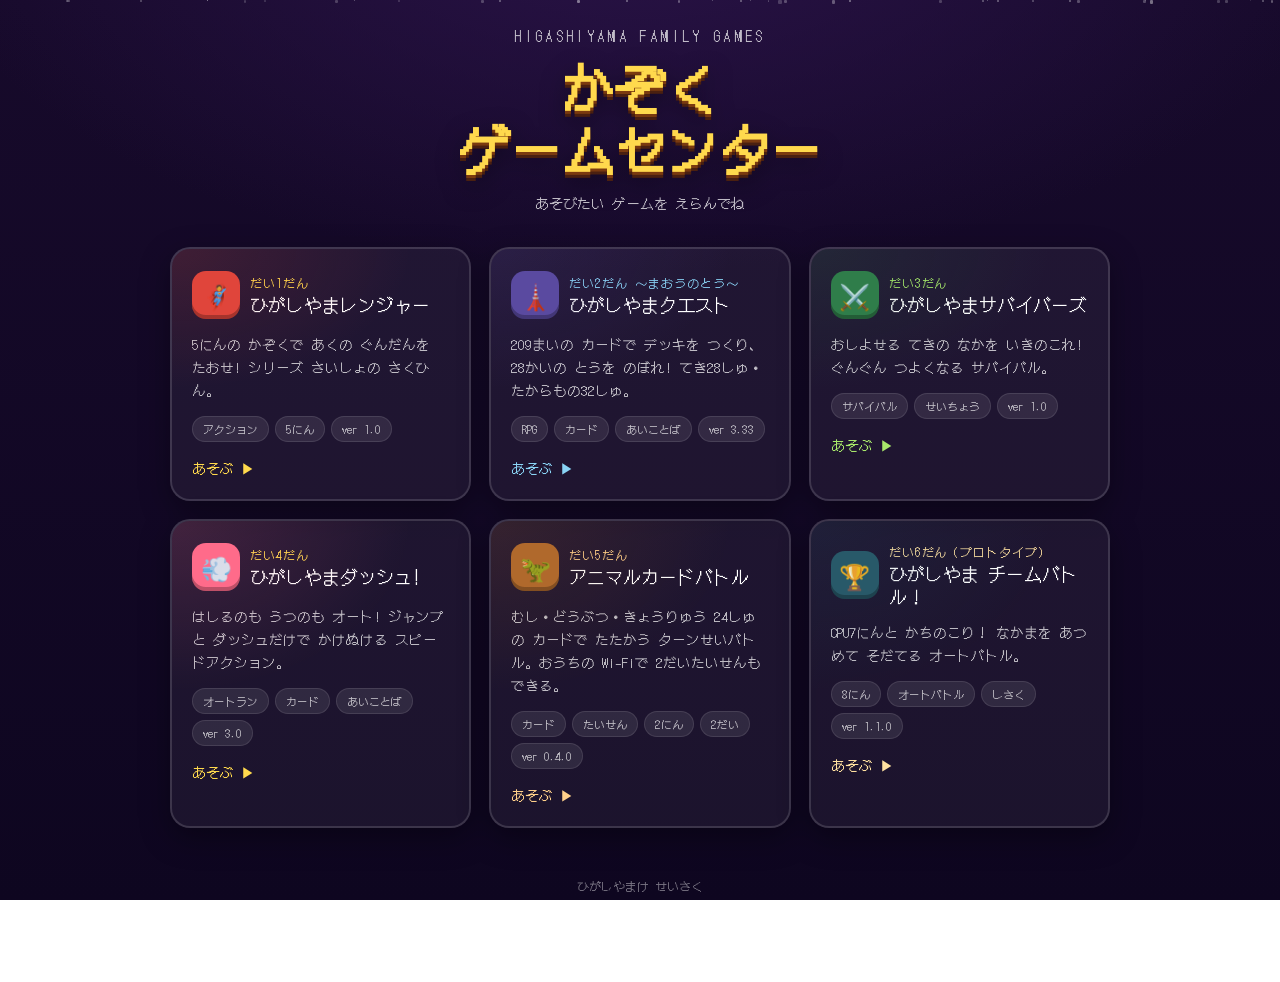
<file: index.html>
<!DOCTYPE html>
<html lang="ja">
<head>
<meta charset="utf-8">
<meta name="viewport" content="width=device-width, initial-scale=1, viewport-fit=cover">
<title>ひがしやま かぞくゲームセンター</title>
<link rel="icon" href="data:image/svg+xml,<svg xmlns='http://www.w3.org/2000/svg' viewBox='0 0 100 100'><text y='.9em' font-size='90'>🎮</text></svg>">
<meta name="apple-mobile-web-app-capable" content="yes">
<meta name="apple-mobile-web-app-status-bar-style" content="black-translucent">
<meta name="apple-mobile-web-app-title" content="かぞくゲーム">
<link href="https://fonts.googleapis.com/css2?family=DotGothic16&display=swap" rel="stylesheet">
<style>
  :root{
    --bg0:#170a2b; --bg1:#2a1348; --bg2:#0e0620;
    --ink:#fff; --dim:rgba(255,255,255,.72);
    --gold:#ffd94d;
  }
  *{box-sizing:border-box;}
  html,body{margin:0;padding:0;min-height:100%;}
  body{
    background:
      radial-gradient(1200px 600px at 50% -10%, var(--bg1), transparent 60%),
      linear-gradient(180deg, var(--bg0), var(--bg2));
    background-attachment:fixed;
    color:var(--ink);
    font-family:'DotGothic16','Hiragino Maru Gothic ProN',sans-serif;
    -webkit-font-smoothing:none;
    padding:calc(env(safe-area-inset-top,0px) + 26px) 18px 60px;
    overflow-x:hidden;
  }

  /* 背景に流れるスターフィールド */
  .stars{position:fixed;inset:0;pointer-events:none;z-index:0;opacity:.5;}
  .stars i{
    position:absolute;width:3px;height:3px;background:#fff;border-radius:1px;
    animation:drift linear infinite;
  }
  @keyframes drift{
    from{transform:translateY(-10vh);opacity:0;}
    10%{opacity:.9;}
    90%{opacity:.9;}
    to{transform:translateY(110vh);opacity:0;}
  }

  header{position:relative;z-index:1;text-align:center;margin-bottom:34px;}
  .kicker{font-size:14px;letter-spacing:.24em;color:var(--dim);margin-bottom:10px;}
  h1{
    margin:0;font-size:clamp(28px,7vw,52px);line-height:1.18;
    color:var(--gold);
    text-shadow:0 3px 0 #7a3a10, 0 6px 0 #4a2010, 0 10px 24px rgba(0,0,0,.5);
  }
  .lead{margin-top:14px;font-size:14px;color:var(--dim);}

  .grid{
    position:relative;z-index:1;
    display:grid;gap:18px;
    grid-template-columns:repeat(auto-fit,minmax(280px,1fr));
    max-width:940px;margin:0 auto;
  }

  .card{
    position:relative;display:block;overflow:hidden;
    padding:22px 20px 20px;border-radius:20px;
    text-decoration:none;color:var(--ink);
    background:rgba(255,255,255,.055);
    border:2px solid rgba(255,255,255,.14);
    box-shadow:0 10px 30px rgba(0,0,0,.34);
    transition:transform .16s ease, border-color .16s ease, box-shadow .16s ease;
  }
  .card::before{
    content:'';position:absolute;inset:0;opacity:.16;pointer-events:none;
    background:radial-gradient(130% 90% at 0% 0%, var(--c), transparent 62%);
  }
  .card:hover,.card:active{
    transform:translateY(-4px);
    border-color:var(--a);
    box-shadow:0 16px 40px rgba(0,0,0,.46);
  }
  .row{display:flex;align-items:center;gap:10px;}
  .emoji{
    flex:0 0 auto;width:48px;height:48px;border-radius:14px;
    display:grid;place-items:center;font-size:25px;
    background:var(--c);
    box-shadow:inset 0 -4px 0 rgba(0,0,0,.28);
  }
  .txt{min-width:0;}
  .sub{font-size:12px;color:var(--a);letter-spacing:.08em;}
  .title{font-size:18px;margin-top:2px;line-height:1.25;}
  .desc{margin:14px 0 0;font-size:13.5px;line-height:1.7;color:var(--dim);}
  .tags{display:flex;flex-wrap:wrap;gap:6px;margin-top:14px;}
  .tag{
    font-size:11px;padding:4px 10px;border-radius:999px;
    background:rgba(255,255,255,.09);color:var(--dim);
    border:1px solid rgba(255,255,255,.1);
  }
  .play{
    margin-top:16px;display:inline-flex;align-items:center;gap:7px;
    font-size:14px;color:var(--a);
  }
  .play span{transition:transform .16s;}
  .card:hover .play span{transform:translateX(5px);}

  .empty{
    grid-column:1/-1;text-align:center;padding:40px;border-radius:18px;
    border:2px dashed rgba(255,255,255,.18);color:var(--dim);font-size:14px;
  }

  footer{
    position:relative;z-index:1;text-align:center;
    margin-top:46px;font-size:12px;color:rgba(255,255,255,.45);line-height:2;
  }
</style>
</head>
<body>
<div class="stars" id="stars"></div>

<header>
  <div class="kicker">HIGASHIYAMA FAMILY GAMES</div>
  <h1>かぞく<br>ゲームセンター</h1>
  <p class="lead">あそびたい ゲームを えらんでね</p>
</header>

<main class="grid" id="grid"></main>

<footer>
  ひがしやまけ せいさく<br>
  スマホは「ホームがめんに ついか」すると アプリみたいに あそべるよ
</footer>

<script>
// ---- 背景の星 ----
(function(){
  const box=document.getElementById('stars');
  for(let i=0;i<38;i++){
    const s=document.createElement('i');
    s.style.left=Math.random()*100+'vw';
    s.style.animationDuration=(7+Math.random()*11)+'s';
    s.style.animationDelay=(-Math.random()*18)+'s';
    const sz=1+Math.random()*2.6;
    s.style.width=s.style.height=sz+'px';
    s.style.opacity=.3+Math.random()*.6;
    box.appendChild(s);
  }
})();

// ---- games.json から カードを 自動生成 ----
// ★あたらしい ゲームを ふやすときは games.json に 1つ たすだけ★
const esc = (s)=>String(s==null?'':s).replace(/[&<>"']/g,
  c=>({'&':'&amp;','<':'&lt;','>':'&gt;','"':'&quot;',"'":'&#39;'}[c]));

fetch('games.json?v=' + Date.now())
  .then(r=>{
    if(!r.ok) throw new Error('games.json ' + r.status);
    return r.json();
  })
  .then(list=>{
    const grid=document.getElementById('grid');
    if(!Array.isArray(list)||list.length===0){
      grid.innerHTML='<div class="empty">ゲームが まだ ありません</div>';
      return;
    }
    grid.innerHTML = list.map(g=>{
      const c=esc(g.color||'#5a4aa0');
      const a=esc(g.accent||'#ffd94d');
      const tags=(g.tags||[]).map(t=>`<span class="tag">${esc(t)}</span>`).join('');
      const ver=g.ver?`<span class="tag">ver ${esc(g.ver)}</span>`:'';
      return `
      <a class="card" style="--c:${c};--a:${a}" href="games/${esc(g.id)}/index.html">
        <div class="row">
          <div class="emoji">${esc(g.emoji||'🎮')}</div>
          <div class="txt">
            <div class="sub">${esc(g.sub||'')}</div>
            <div class="title">${esc(g.title)}</div>
          </div>
        </div>
        <p class="desc">${esc(g.desc||'')}</p>
        <div class="tags">${tags}${ver}</div>
        <div class="play">あそぶ <span>▶</span></div>
      </a>`;
    }).join('');
  })
  .catch(err=>{
    document.getElementById('grid').innerHTML =
      '<div class="empty">ゲームリストを よみこめませんでした<br>' + esc(err.message) + '</div>';
  });
</script>
</body>
</html>
</file>
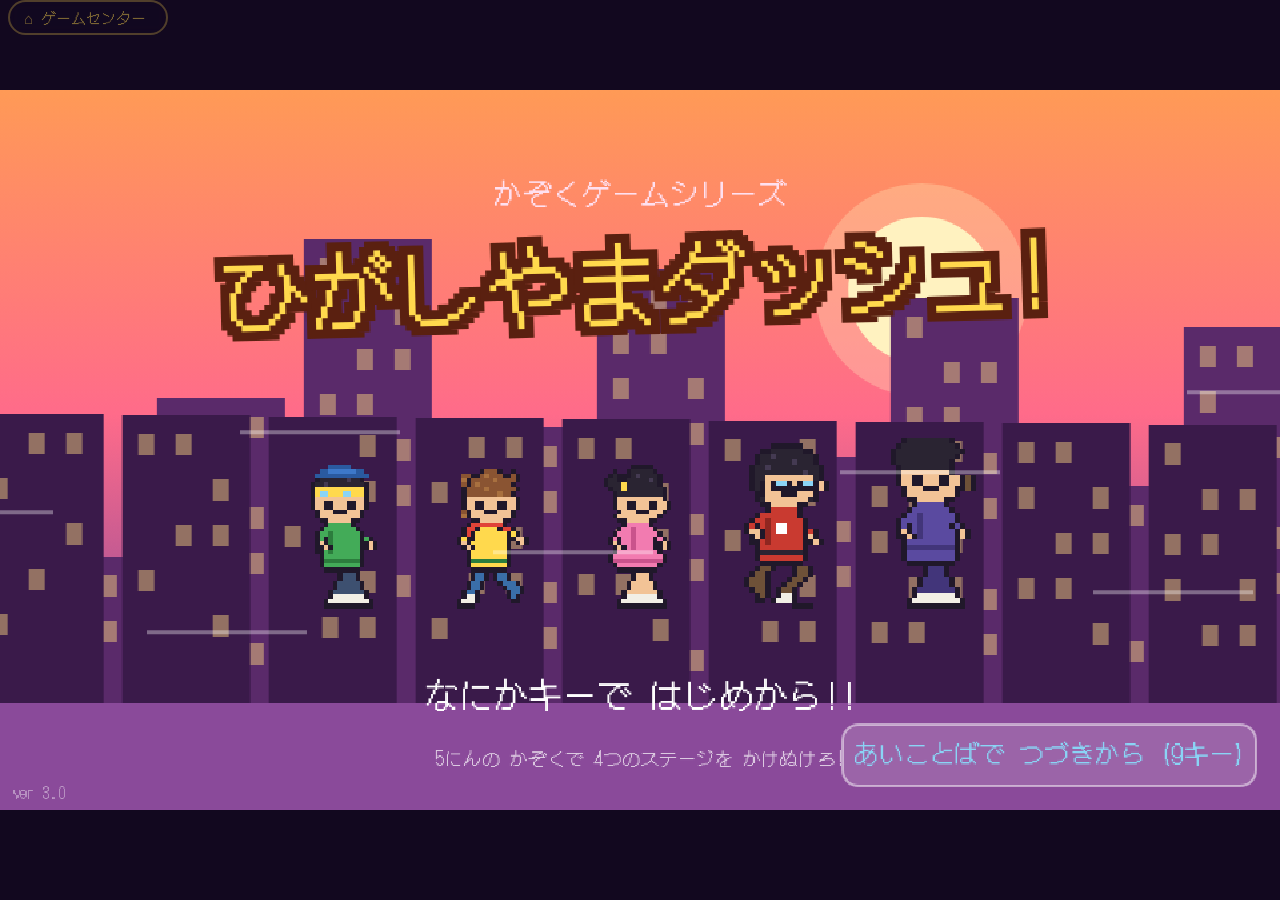
<file: games/dash/index.html>
<!DOCTYPE html>
<html lang="ja">
<head>
<meta charset="utf-8">
<meta name="viewport" content="width=device-width, initial-scale=1, maximum-scale=1, user-scalable=no, viewport-fit=cover">
<title>ひがしやまダッシュ!</title>
<link href="https://fonts.googleapis.com/css2?family=DotGothic16&display=swap" rel="stylesheet">
<style>
  html,body{margin:0;padding:0;background:#12081f;height:100%;overflow:hidden;touch-action:none;
    font-family:'DotGothic16','Hiragino Kaku Gothic ProN',monospace;-webkit-user-select:none;user-select:none;}
  #wrap{position:fixed;inset:0;display:flex;align-items:center;justify-content:center;}
  canvas{image-rendering:pixelated;max-width:100vw;max-height:100vh;}
  #pw{display:none;position:fixed;inset:0;background:rgba(8,2,20,0.88);z-index:10;
    flex-direction:column;align-items:center;justify-content:center;gap:18px;}
  #pw p{color:#ffd94d;font-size:22px;margin:0;}
  #pwin{font-family:inherit;font-size:26px;padding:10px 14px;width:min(86vw,560px);
    border:3px solid #ffd94d;border-radius:12px;background:#1c1030;color:#fff;text-align:center;}
  #pw button{font-family:inherit;font-size:22px;padding:10px 28px;border-radius:12px;border:none;
    background:#ffd94d;color:#3a2010;}
  #pw button.ng{background:#555;color:#fff;}
  #pwmsg{color:#ff8a9a;font-size:17px;min-height:22px;margin:0;}
</style>
</head>
<body>
<div id="wrap"><canvas id="cv"></canvas></div>
<div id="pw">
  <p>あいことばを いれてね</p>
  <input id="pwin" autocomplete="off" placeholder="ひらがなで にゅうりょく">
  <p id="pwmsg"></p>
  <div><button id="pwok">けってい</button> <button id="pwng" class="ng">やめる</button></div>
</div>
<script>
(function(root){
'use strict';
const clone=x=>JSON.parse(JSON.stringify(x));
function safeTree(x,depth=0){if(depth>40)return false;if(x===null||typeof x==='boolean')return true;if(typeof x==='number')return Number.isFinite(x);if(typeof x==='string')return x.length<=1500000;if(typeof x!=='object')return false;if(Array.isArray(x))return x.length<=20000&&x.every(v=>safeTree(v,depth+1));return Object.keys(x).length<=5000&&Object.keys(x).every(k=>!['__proto__','constructor','prototype'].includes(k)&&safeTree(x[k],depth+1));}
function checksum(s){let h=2166136261;for(let i=0;i<s.length;i++)h=Math.imul(h^s.charCodeAt(i),16777619);return(h>>>0).toString(36);}
function create(game,validate,storage){
 const key='higashiyama:'+game+':v1';let issue='';
 function pack(data){if(!safeTree(data)||!validate(data))throw Error('きろくの かたちが ちがうよ');return {version:1,game,data:clone(data)};}
 function read(raw){if(typeof raw!=='string'||raw.length>2000000)throw Error('きろくが おおきすぎるよ');const p=JSON.parse(raw);if(!safeTree(p)||p.version!==1||p.game!==game||!validate(p.data))throw Error('このゲームの きろくでは ないよ');return clone(p.data);}
 return {key,get issue(){return issue;},load(){try{const raw=storage().getItem(key);if(!raw)return null;return read(raw);}catch(e){issue='きろくを よめません。あいことばから もどせます。';return null;}},save(data){try{storage().setItem(key,JSON.stringify(pack(data)));issue='';return true;}catch(e){issue='このブラウザに ほぞんできません。あいことばを コピーしてね。';return false;}},encode(data){const s=JSON.stringify(pack(data));return 'HG1.'+checksum(s)+'.'+encodeURIComponent(s);},decode(code){if(typeof code!=='string'||code.length>6000000)throw Error('あいことばが ながすぎるよ');const m=/^HG1\.([a-z0-9]+)\.(.+)$/.exec(code.trim());if(!m)throw Error('あいことばが ちがうよ');let s;try{s=decodeURIComponent(m[2]);}catch(e){throw Error('あいことばが こわれているよ');}if(checksum(s)!==m[1])throw Error('あいことばが とぎれているよ');return read(s);}};
}
function mount(game,config){
 if(typeof root.addEventListener!=='function'||typeof document==='undefined'||!document.body||typeof document.createElement('button').setAttribute!=='function')return null;
 const store=create(game,config.validate,()=>root.localStorage);let saved=store.load(),last='',busy=false,dialog=null;
 if(saved&&config.progress)try{config.progress(clone(saved));}catch(e){saved=null;}
 function capture(){if(busy)return saved;try{const value=config.capture(saved&&clone(saved));if(value){const raw=JSON.stringify(value);if(raw!==last){if(!safeTree(value)||!config.validate(value))return saved;saved=clone(value);store.save(saved);last=raw;}}}catch(e){/* Keep the last valid checkpoint during transitions. */}
 if(button)button.textContent=store.issue?'⚠ ほぞん':'💾 きろく・つづき';
 if(homeMark)homeMark.textContent=store.issue?' ⚠':'';    // ほぞんできない ときだけ しるしを だす
 return saved;}
 /* ひだりうえの「ゲームセンター」ボタンに メニューを まとめる。
    みぎしたに ボタンを おくと、ゲームの そうさボタン(だす・たたかう など)と
    かさなって しまうため。ホームのリンクが みつからない ときだけ、
    ほけんとして みぎしたの ボタンを つくる。 */
 const byId=id=>{try{return typeof document.getElementById==='function'?document.getElementById(id):null;}catch(e){return null;}};
 let button=null,homeMark=null,homeLink=null,homeHref='../../index.html',homeOrig=null;
 /* ホームのリンクは ページの いちばん さいごに おかれる ゲームが おおく、
    スクリプトの じっこうじには まだ そんざいしない。DOMが そろってから むすびつける。
    ※ここに body の とじタグを かくと inject_home.py が ごにんしきするので かかない */
 function attachHome(){
  if(homeLink)return true;
  const el=byId('homeBtn')||byId('home');
  if(!el)return false;
  homeLink=el;homeHref=el.getAttribute('href')||'../../index.html';homeOrig=el.onclick;
  el.onclick=e=>{ if(e&&e.preventDefault)e.preventDefault(); openMenu(); return false; };
  el.setAttribute('aria-haspopup','dialog');
  homeMark=document.createElement('span');homeMark.style.cssText='color:#ffb35c';el.appendChild(homeMark);
  if(button){try{button.remove();}catch(e){}button=null;}
  return true;
 }
 function fallbackButton(){
  if(button||homeLink)return;
  button=document.createElement('button');button.type='button';button.textContent=store.issue?'⚠ ほぞん':'💾 きろく・つづき';
  button.setAttribute('aria-label','じどうほぞん・つづき・あいことば');
  button.style.cssText='position:fixed;right:8px;bottom:calc(8px + env(safe-area-inset-bottom));z-index:100005;min-height:40px;padding:8px 12px;border:2px solid #8eb59d;border-radius:20px;background:#f8fff5;color:#234936;font:14px sans-serif;opacity:.9';
  document.body.appendChild(button);button.onclick=openMenu;
 }
 if(!attachHome()){
  if(document.readyState==='loading')document.addEventListener('DOMContentLoaded',()=>{if(!attachHome())fallbackButton();});
  else fallbackButton();
 }
 function openMenu(){
  if(dialog)return;
  capture();if(config.pause)config.pause();busy=true;
  dialog=document.createElement('dialog');dialog.style.cssText='max-width:460px;width:calc(100% - 48px);max-height:85svh;overflow:auto;padding:20px;border:2px solid #8eb59d;border-radius:18px;background:#f8fff5;color:#234936;font:16px sans-serif';
  for(const type of ['keydown','keyup','pointerdown','pointerup'])dialog.addEventListener(type,e=>e.stopPropagation());
  const title=document.createElement('h2');title.style.cssText='margin:0 0 8px';dialog.appendChild(title);
  const note=document.createElement('p');dialog.appendChild(note);
  const body=document.createElement('div');dialog.appendChild(body);
  const input=document.createElement('textarea');input.setAttribute('aria-label','バックアップの あいことば');input.rows=4;
  input.style.cssText='box-sizing:border-box;width:100%;user-select:text;font:14px monospace';
  const add=(parent,label,fn,accent)=>{const b=document.createElement('button');b.textContent=label;b.type='button';
   b.style.cssText='display:block;width:100%;min-height:44px;margin-top:8px;font:inherit'+(accent?';border:2px solid #8eb59d;background:#e7f6ec':'');
   b.onclick=async()=>{try{await fn();}catch(e){note.textContent=e.message||'きろくを たしかめてね';}};parent.appendChild(b);return b;};

  function menuView(){
   title.textContent='メニュー';
   note.textContent=store.issue||config.note||'じどうで ほぞんしています。';
   body.replaceChildren();
   add(body,'タイトル画面へ もどる',()=>{ capture(); dialog.close(); if(config.toTitle)config.toTitle(); else root.location.reload(); });
   add(body,'ゲームセンターへ もどる',()=>{ capture(); dialog.close();
    if(homeOrig){ const ev={preventDefault(){},stopPropagation(){},type:'click'};
     if(homeOrig.call(homeLink,ev)===false)return; }      // ゲームがわの かくにんダイアログに まかせる
    root.location.href=homeHref; });
   add(body,'きろく（あいことばを だす）',()=>recordView());
   add(body,'つづき（きろくから もどる）',()=>continueView());
   add(body,'とじる',()=>dialog.close());
  }
  function recordView(){
   title.textContent='きろく';
   if(!saved){note.textContent='まだ きろくが ないよ。';}
   else {input.value=store.encode(saved);note.textContent='ぜんぶ コピーして メモに のこしてね。';}
   body.replaceChildren();body.appendChild(input);
   if(saved){input.focus();input.select();
    add(body,'コピー',async()=>{input.focus();input.select();
     /* クリップボードは つかえない ことが ある(おうちの LANは http なので とくに)。
        しっぱいしても なまの えいごエラーを だささず、てで コピーする ように あんないする。 */
     let done=false;
     try{ if(root.navigator?.clipboard?.writeText){ await root.navigator.clipboard.writeText(input.value); done=true; } }catch(e){}
     if(!done){ try{ done=!!(document.execCommand&&document.execCommand('copy')); }catch(e){} }
     note.textContent=done?'コピーしたよ。メモに のこしてね。':'えらんである あいことばを、ながおしして コピーしてね。';
     input.focus();input.select();},true);}
   add(body,'もどる',()=>menuView());
  }
  function continueView(){
   title.textContent='つづき';
   note.textContent='ほぞんした つづきから さいかいするか、あいことばを いれてね。';
   input.value='';body.replaceChildren();
   add(body,'ほぞんした つづきから',()=>{if(!saved)throw Error('まだ きろくが ないよ');config.restore(clone(saved));dialog.close();},true);
   body.appendChild(input);
   add(body,'いれた きろくで つづける',()=>{const data=store.decode(input.value);config.restore(data);saved=config.capture(data)||data;store.save(saved);last=JSON.stringify(saved);dialog.close();});
   add(body,'もどる',()=>menuView());
  }
  menuView();
  dialog.addEventListener('close',()=>{busy=false;dialog.remove();dialog=null;if(config.unpause)config.unpause();capture();});
  document.body.appendChild(dialog);dialog.showModal();
 }
 const timer=setInterval(capture,config.interval||1000);root.addEventListener('pagehide',capture);document.addEventListener('click',()=>setTimeout(capture,0));document.addEventListener('visibilitychange',()=>{if(document.hidden)capture();});
 return {capture,store,get saved(){return saved;},stop(){clearInterval(timer);}};
}
root.HGSave={create,mount,safeTree,clone};if(typeof module!=='undefined'&&module.exports)module.exports=root.HGSave;
})(typeof globalThis!=='undefined'?globalThis:this);


'use strict';
const HEADLESS = (typeof window === 'undefined' || typeof globalThis.__SIM__ !== 'undefined');
const VERSION = '3.0'; // ★タイトル画面に ひょうじ(デプロイ確認用)

/* ================================================================
   ひがしやまダッシュ! v3 — かぞくゲームシリーズ (オートランナー)
   5にんのかぞく × 4ステージ × レベルアップカード × あいことばセーブ
   ================================================================ */

// ---------------- 調整ノブ ----------------
const BAL = {
  VIEW_W: 960, VIEW_H: 540,
  GROUND_Y: 440,
  baseSpeed: 330, maxSpeed: 660, speedPerCombo: 15, comboSpeedCap: 210,
  gravity: 1900, jumpV: 660, jump2V: 600, maxFall: 900,
  coyote: 0.10, jumpBuffer: 0.12, invulnTime: 1.7,
  dash: { time: 0.42, spd: 1000, cd: 1.45, dmg: 40 },
  lvNeed: (lv)=> 20 + (lv-1)*15, lvMax: 10,
  punk:  { hp: 26, drop: 2 },
  biker: { hp: 42, drop: 3, spd: 120 },
  bird:  { hp: 14, drop: 2 },
  // 3面以降の新手
  thrower: { hp: 34, drop: 3, cd: 2.0, spd: 460 },   // ビンを投げてくる (遠距離)
  jumper:  { hp: 30, drop: 3, cd: 2.6, jv: -900 },   // 跳びかかってくる
  turret:  { hp: 44, drop: 4, cd: 1.5, spd: 620 },   // 3方向に撃つ砲台
  stageHpMul: 0.35,           // ステージごとの敵HP増加率
  comboWindow: 2.6,
  checkpointEvery: 4500,
  card: { rapidMul: 0.74, dashCdMul: 0.8, magnetAdd: 70, speedAdd: 45,
          comboAdd: 1.2, guardAdd: 0.5, floatyCap: 250, glideCap: 120 },
  hearts: 5,
};

// ---------------- キャラクター ----------------
const CHAR_ORDER = ['taichi','kento','nozomi','erika','yushi'];
const CHARS = {
  taichi:{name:'たいち', role:'はつめいか',  weapon:'タイチブラスター', kind:'gun',
          shotCd:0.58, atk:14, spd:1150, life:0.9},
  kento: {name:'けんと', role:'にんじゃ',    weapon:'しゅりけん',       kind:'shuriken',
          shotCd:0.36, atk:10, spd:900,  life:0.5},
  nozomi:{name:'のぞみ', role:'おどりこ',    weapon:'おどりのノーツ',   kind:'note',
          shotCd:0.62, atk:13, spd:760,  life:0.85},
  erika: {name:'えりか', role:'せんし',      weapon:'ファンサ☆ロッド',  kind:'rod',
          shotCd:0.72, atk:26, spd:680,  life:1.6, lob:-560},
  yushi: {name:'ゆうし', role:'けんじゃ',    weapon:'けんじゃのらいめい', kind:'bolt',
          shotCd:1.15, atk:30, range:760,
          subCd:0.42, subAtk:7, subSpd:820, subLife:0.55},
};

// ---------------- カード (共通8 + 専用2×5) ----------------
const CARDS = [
  {id:'rapid',  name:'れんしゃUP',        desc:'こうげきの テンポが はやくなる', icon:'⚡', max:3, char:null},
  {id:'heart',  name:'ハート+1',          desc:'さいだいHPが 1こ ふえる(かいふくつき)', icon:'♥', max:3, char:null},
  {id:'dashcd', name:'ダッシュかいてんUP', desc:'ダッシュが はやく たまる', icon:'💨', max:2, char:null},
  {id:'magnet', name:'クリスタルきゅういん', desc:'クリスタルを とおくから すいよせる', icon:'🧲', max:2, char:null},
  {id:'speed',  name:'あしのはやさUP',     desc:'はしる スピードが あがる', icon:'👟', max:2, char:null},
  {id:'combo',  name:'コンボじかんUP',     desc:'コンボが きれにくくなる', icon:'🔥', max:2, char:null},
  {id:'guard',  name:'こんじょうガード',    desc:'ダメージあとの むてきじかんが のびる', icon:'🛡', max:2, char:null},
  {id:'lucky',  name:'おとしものUP',       desc:'たおした てきの クリスタルが 1こ ふえる', icon:'💎', max:2, char:null},
  {id:'burst',    name:'はつめい:3れんバースト', desc:'1トリガーで 3はつ うてる!', icon:'🔫', max:1, char:'taichi'},
  {id:'hover',    name:'はつめい:ホバーブーツ',  desc:'3だんジャンプ できるようになる!', icon:'🚀', max:1, char:'taichi'},
  {id:'multi',    name:'にんぽう:みだれしゅりけん', desc:'しゅりけんを 3ほうこうに なげる!', icon:'✨', max:1, char:'kento'},
  {id:'dashstock',name:'にんぽう:かげぶんしん',   desc:'ダッシュを 2かいぶん ストックできる!', icon:'👥', max:1, char:'kento'},
  {id:'pierce',   name:'つらぬきノーツ',   desc:'ノーツが てきを 3たいまで つらぬく!', icon:'🎵', max:1, char:'nozomi'},
  {id:'floaty',   name:'ふわふわショック', desc:'ジャンプおしっぱで ふわり! ぜんほうい しょうげきは!', icon:'🎀', max:1, char:'nozomi'},
  {id:'bigwave',  name:'メガファンサ☆',   desc:'ロッドが でっかくなって ばくはつする!', icon:'💖', max:1, char:'erika'},
  {id:'barrier',  name:'アイドルバリア',   desc:'ダッシュのあと バリアを 1まい はる!', icon:'🪧', max:1, char:'erika'},
  {id:'twinbolt', name:'ダブルかみなり',   desc:'かみなりが 2ほん おちる!', icon:'🌩', max:1, char:'yushi'},
  {id:'glide',    name:'ほろよいホバー',   desc:'ジャンプおしっぱで ふわりと うかぶ!', icon:'🍺', max:1, char:'yushi'},
];
const COMMON_IDS = ['rapid','heart','dashcd','magnet','speed','combo','guard','lucky'];
const EXCL = {taichi:['burst','hover'],kento:['multi','dashstock'],nozomi:['pierce','floaty'],
              erika:['bigwave','barrier'],yushi:['twinbolt','glide']};
function pickOrder(charId){ return COMMON_IDS.concat(EXCL[charId]); }

// ---------------- ステージ ----------------
const COURSE1 = [
  ['run',700],['gems',5],['run',300],['punk',1],['run',400],['gems',6],
  ['run',300],['gap',170],['run',350],['punk',2],['run',300],['spring',0],['gems',7],
  ['run',400],['spikes',2],['run',300],['punk',1],['run',250],['gap',200],
  ['run',350],['plat',420,130],['run',200],['biker',0],['run',400],['gems',6],
  ['run',300],['punk',3],['run',250],['gap',230],['run',300],['bird',0],
  ['run',300],['spikes',3],['run',280],['heart',0],['run',350],['punk',2],
  ['run',260],['gap',180],['run',200],['gap',180],['run',380],['spring',0],['gems',8],
  ['run',350],['biker',0],['run',260],['punk',2],['run',300],['plat',520,150],
  ['run',280],['spikes',2],['run',220],['bird',0],['run',300],['gap',330],
  ['run',400],['punk',3],['run',250],['heart',0],['gems',6],['run',300],['biker',0],
  ['run',280],['spikes',3],['run',240],['heart',0],['run',330],['punk',2],['bird',0],
  ['run',300],['gap',210],['run',260],['spring',0],['gems',9],['run',350],
  ['run',200],['punk',4],['run',280],['gap',350],['run',380],['biker',0],
  ['run',300],['spikes',4],['run',200],['heart',0],['run',260],['plat',450,140],['run',300],['punk',3],
  ['run',280],['gap',240],['run',300],['heart',0],['run',400],['gems',8],
  ['run',600],
];
const COURSE2 = [   // もり: 空中戦・足場多め
  ['run',650],['gems',6],['run',280],['bird',0],['run',300],['punk',2],
  ['run',300],['plat',480,140],['run',240],['gap',200],['run',320],['gems',7],
  ['run',280],['bird',0],['bird',0],['run',300],['spikes',3],['run',260],['spring',0],['gems',8],
  ['run',320],['punk',2],['run',240],['gap',250],['run',300],['plat',420,160],
  ['run',260],['biker',0],['run',280],['heart',0],['run',320],['punk',3],
  ['run',260],['gap',190],['run',180],['gap',190],['run',340],['bird',0],['gems',6],
  ['run',300],['spikes',4],['run',260],['plat',540,130],['run',240],['punk',2],['bird',0],
  ['run',300],['gap',300],['run',360],['spring',0],['gems',9],['run',300],['biker',0],
  ['run',280],['punk',3],['run',240],['heart',0],['run',300],['spikes',3],
  ['run',260],['gap',350],['run',360],['bird',0],['bird',0],['run',300],['gems',7],
  ['run',280],['punk',4],['run',260],['plat',460,150],['run',280],['heart',0],
  ['run',300],['gap',230],['run',280],['biker',0],['run',320],['gems',8],
  ['run',280],['spikes',4],['run',220],['heart',0],['run',340],['punk',3],['bird',0],
  ['run',650],
];
const COURSE3 = [   // こうじょう: トゲ・バイクラッシュ
  ['run',650],['gems',6],['run',280],['spikes',3],['run',280],['punk',2],
  ['run',300],['biker',0],['run',280],['gap',210],['run',320],['gems',7],
  ['run',280],['spikes',4],['run',240],['spring',0],['gems',8],['run',300],['thrower',0],
  ['run',260],['gap',240],['run',300],['plat',440,140],['run',240],['biker',0],
  ['run',260],['spikes',3],['run',200],['heart',0],['run',320],['jumper',0],['bird',0],
  ['run',260],['gap',200],['run',260],['spikes',2],['run',260],['gap',200],['run',340],['gems',7],
  ['run',300],['turret',0],['run',380],['biker',0],['run',320],['heart',0],
  ['run',280],['spikes',4],['run',240],['plat',520,160],['run',260],['thrower',0],['punk',2],
  ['run',300],['gap',330],['run',340],['spring',0],['gems',9],['run',280],['bird',0],
  ['run',280],['jumper',0],['run',240],['heart',0],['run',300],['spikes',4],
  ['run',260],['gap',360],['run',360],['turret',0],['run',300],['gems',8],
  ['run',280],['punk',3],['thrower',0],['run',240],['spikes',3],['run',200],['heart',0],
  ['run',300],['gap',250],['run',300],['bird',0],['run',340],['gems',8],
  ['run',650],
];
const COURSE4 = [   // まおう城: 総合・2段ジャンプ必須ギャップ多め
  ['run',650],['gems',7],['run',280],['punk',3],['run',280],['bird',0],
  ['run',300],['gap',340],['run',340],['gems',8],['run',260],['biker',0],
  ['run',280],['spikes',4],['run',240],['spring',0],['gems',9],['run',300],['thrower',0],['bird',0],
  ['run',260],['gap',250],['run',300],['plat',460,150],['run',240],['turret',0],
  ['run',260],['spikes',4],['run',200],['heart',0],['run',300],['jumper',0],['punk',2],
  ['run',260],['gap',220],['run',250],['gap',220],['run',340],['gems',8],
  ['run',280],['bird',0],['thrower',0],['run',260],['spikes',5],['run',240],['heart',0],
  ['run',280],['turret',0],['run',260],['biker',0],['run',300],['plat',540,140],
  ['run',280],['jumper',0],['punk',3],['run',240],['gap',370],['run',360],['spring',0],['gems',10],
  ['run',280],['spikes',4],['run',200],['heart',0],['run',300],['thrower',0],['bird',0],
  ['run',260],['gap',280],['run',280],['turret',0],['run',300],['gems',9],
  ['run',280],['punk',3],['jumper',0],['run',260],['spikes',4],['run',200],['heart',0],
  ['run',300],['gap',360],['run',340],['bird',0],['run',300],['heart',0],['gems',9],
  ['run',650],
];
const STAGES = [
  {name:'ゆうやけシティ', type:'city',    course:COURSE1,
   sky:['#ff9a56','#ff6b8a','#8a4a9a'], sun:'#fff2c0', bld:['#5a2a6a','#3a1a4a'],
   road:'#3a3a46', roadTop:'#5a5a68', line:'#f0d060',
   boss:{name:'ドスゴロ', sprite:'boss', hp:420, chargeEvery:3, throwCd:2.1, stunT:2.6, chargeSpd:760, twin:false, armor:0.35,
         style:'brawler', barrelCd:2.2}},
  {name:'まよなかのもり', type:'forest',  course:COURSE2,
   sky:['#0e2a4e','#14526e','#0e3a2e'], sun:'#e8f4ff', bld:['#123a2a','#0a281c'],
   road:'#3a5238', roadTop:'#557a50', line:'#a8c47a',
   boss:{name:'ドスジロウ', sprite:'boss2', hp:560, chargeEvery:3, throwCd:1.9, stunT:2.6, chargeSpd:810, twin:false, armor:0.35,
         style:'hopper', barrelCd:2.0}},
  {name:'ガラクタこうじょう', type:'factory', course:COURSE3,
   sky:['#4a4552','#6a5a48','#332c3c'], sun:'#ffd98a', bld:['#2a2a34','#1c1c26'],
   road:'#44444e', roadTop:'#666672', line:'#d0a040',
   boss:{name:'ドステツ', sprite:'boss3', hp:700, chargeEvery:2, throwCd:1.7, stunT:2.4, chargeSpd:870, twin:false, armor:0.35,
         style:'gunner', barrelCd:1.8}},
  {name:'まおうじょう', type:'castle',  course:COURSE4,
   sky:['#1c0830','#45106a','#120522'], sun:'#ff7a6a', bld:['#241030','#150a20'],
   road:'#332040', roadTop:'#4e3560', line:'#8a5ad0',
   boss:{name:'まおう ドスカイザー', sprite:'boss4', hp:900, chargeEvery:2, throwCd:1.5, stunT:2.2, chargeSpd:930, twin:true, armor:0.35,
         style:'demon', barrelCd:1.6}},
];

// ---------------- あいことば (パスワードセーブ) ----------------
const PW_KANA='あいうえおかきくけこさしすせそたちつてとなにぬねのはひふへほまみ';
const PW_VER=3;
// v3以降: あいことばは「ステージ」と「かぞくLv」だけを保存する簡易版。
// カードは毎回ステージ開始時にレベル数ぶん選び直す(引き継ぎなし)。
const Password = {
  encode(state){
    // state: {stage(1-3), lv}
    const bits=[];
    const push=(v,n)=>{for(let i=n-1;i>=0;i--)bits.push((v>>i)&1);};
    push(PW_VER,3); push(state.stage,2); push(state.lv,4);
    while(bits.length%5!==0)bits.push(0);
    let out='',sum=0;
    for(let i=0;i<bits.length;i+=5){
      let v=0;for(let j=0;j<5;j++)v=(v<<1)|bits[i+j];
      sum=(sum+v)%32;
      out+=PW_KANA[v];
    }
    out+=PW_KANA[sum];
    return out;
  },
  decode(str){
    str=(str||'').trim().replace(/[\s、。･・]/g,'');
    if(str.length<2)return null;
    const vals=[];
    for(const ch of str){
      const v=PW_KANA.indexOf(ch);
      if(v<0)return null;
      vals.push(v);
    }
    const chk=vals.pop();
    let sum=0;for(const v of vals)sum=(sum+v)%32;
    if(sum!==chk)return null;
    const bits=[];
    for(const v of vals)for(let i=4;i>=0;i--)bits.push((v>>i)&1);
    let pos=0;
    const read=(n)=>{let v=0;for(let i=0;i<n;i++)v=(v<<1)|(bits[pos++]||0);return v;};
    if(read(3)!==PW_VER)return null;
    const stage=read(2),lv=read(4);
    if(stage<1||stage>3)return null;
    if(lv<1||lv>BAL.lvMax)return null;
    return {stage,lv,crystals:0,picks:{}};
  },
};

// ---------------- ドット絵 ----------------
const PIX = {"pal": {"K": "#20182a", "S": "#f2c396", "s": "#cf9a66", "W": "#f2efe6", "w": "#c9c4b4", "H": "#2a2432", "h": "#443a52", "G": "#43ab58", "g": "#2c7d3d", "Y": "#ffd94d", "B": "#8ad4f5", "P": "#3d5070", "p": "#2b3a55", "M": "#9aa6b8", "m": "#5f6b80", "O": "#ff9a3d", "R": "#e04338", "r": "#a82c26", "T": "#454358", "t": "#2f2e40", "D": "#6e5138", "d": "#4e3a28", "Q": "#111118", "C": "#c93a30", "c": "#8f2620", "A": "#3a3a44", "a": "#23232c", "E": "#2f62b0", "F": "#ffe08a", "V": "#5a3272", "v": "#412354", "L": "#16161e", "l": "#34343f", "Z": "#ffd94d", "U": "#3a4150", "u": "#262b38", "N": "#f0a020", "1": "#3d78c9", "2": "#2a5aa0", "X": "#ffffff", "J": "#8a5432", "j": "#a8703f", "e": "#3a6ea8", "i": "#f27bb0", "I": "#c9538c", "z": "#5a4aa0", "x": "#42357a", "o": "#ffb867"}, "sprites": {"taichi_run_run0": [".....22222......", "...2211111122...", "..222222222222..", "..KHHHHHHhHHK...", ".KHHhHHHHHHHHK..", ".KYYYYYYYYYYYK..", ".KYBBYYYBBYYYK..", ".KSSSSSSSSSSSK..", ".KSSKKSSSKKSSK..", ".KSSKKSSSKKSSK..", "..KSSSKKKSSSK...", "..KSSSSSSSSSK...", "...KKSSSSSKK....", "...KGGGGGK......", "..KGGGGGGGK.....", ".KGGgGGGGGGKGK..", "KGKGgGGGGGGKKSSK", "KSKGgGGGGGGK.KSK", ".KSKgGGGGGGK....", ".KKGgGGGGGGK....", "..KGGGGGGGGK....", "..KggggggggK....", "..KGGGGGGGGK....", "...KKKKKKKK.....", "...KPPK.KPPK....", "...KPPK.KPPK....", "..KPPK...KPPPK..", "..KPPK....KPPPK.", ".KPPK......KPPK.", ".KWWK......KPK..", "KWWWK.......KK..", "KKKK............"], "taichi_run_run1": ["....22222.......", "..2211111122....", ".222222222222...", ".KHHHHHHhHHK....", "KHHhHHHHHHHHK...", "KYYYYYYYYYYYK...", "KYBBYYYBBYYYK...", "KSSSSSSSSSSSK...", "KSSKKSSSKKSSK...", "KSSKKSSSKKSSK...", ".KSSSKKKSSSK....", ".KSSSSSSSSSK....", "..KKSSSSSKK.....", "...KGGGGGK......", "..KGGGGGGGK.....", ".KGGgGGGGGGK....", ".KGKgGGGGGGKGK..", ".KSKgGGGGGGKKSK.", ".KKSKGGGGGGKKSK.", ".KKGgGGGGGGK....", "..KGGGGGGGGK....", "..KggggggggK....", "..KGGGGGGGGK....", "...KKKKKKKK.....", "......KPPPK.....", "......KPPPK.....", ".....KPPPPPK....", ".....KPPPPPK....", "....KPPPPPPPK...", "....KWWWWWWWK...", "...KWWWWWWWWWK..", "...KKKKKKKKKKK.."], "taichi_run_run2": [".....22222......", "...2211111122...", "..222222222222..", "..KHHHHHHhHHK...", ".KHHhHHHHHHHHK..", ".KYYYYYYYYYYYK..", ".KYBBYYYBBYYYK..", ".KSSSSSSSSSSSK..", ".KSSKKSSSKKSSK..", ".KSSKKSSSKKSSK..", "..KSSSKKKSSSK...", "..KSSSSSSSSSK...", "...KKSSSSSKK....", "...KGGGGGK......", "..KGGGGGGGK.....", "KGKGgGGGGGGK....", "KSSKgGGGGGGKGK..", ".KSKgGGGGGGKSK..", ".KGGgGGGGGGKKSK.", ".KKGgGGGGGGK....", "..KGGGGGGGGK....", "..KggggggggK....", "..KGGGGGGGGK....", "...KKKKKKKK.....", "..KPPK...KPPK...", ".KPPK....KPPK...", "KPPPK...KPPK....", "KPPPK..KPPK.....", ".KPPK.KPPK......", "..KPK.KWWK......", "..KK.KWWWK......", ".........KKKK..."], "taichi_run_jump": ["....22222.......", "..2211111122....", ".222222222222...", ".KHHHHHHhHHK....", "KHHhHHHHHHHHK...", "KYYYYYYYYYYYK...", "KYBBYYYBBYYYK...", "KSSSSSSSSSSSK...", "KSSKKSSSKKSSK...", "KSSKKSSSKKSSK...", ".KSSSKKKSSSK....", ".KSSSSSSSSSK....", "..KKSSSSSKK.....", "...KGGGGGK......", ".KGKGGGGGGKKGK..", "KSKGgGGGGGGKKSK.", "KSKGgGGGGGGK.KSK", ".KGGgGGGGGGK....", ".KGGgGGGGGGK....", ".KKGgGGGGGGK....", "..KGGGGGGGGK....", "..KggggggggK....", "..KGGGGGGGGK....", "...KKKKKKKK.....", "....KPPPK.......", "...KPPPPK.......", "..KPPPPPK.......", "..KPPPK.KPK.....", ".KPPK...KPPK....", ".KWWK...KWWK....", "KWWWK...KWWWK...", "KKKK....KKKK...."], "taichi_jump_run0": [".....22222......", "...2211111122...", "..222222222222..", "..KHHHHHHhHHK...", ".KHHhHHHHHHHHK..", ".KYYYYYYYYYYYK..", ".KYBBYYYBBYYYK..", ".KSSSSSSSSSSSK..", ".KSSKKSSSKKSSK..", ".KSSSSSSSSSSSK..", "..KSSKKKKKSSK...", "..KSSSSSSSSSK...", "...KKSSSSSKK....", "...KGGGGGK......", "..KGGGGGGGK.....", ".KGGgGGGGGGKGK..", "KGKGgGGGGGGKKSSK", "KSKGgGGGGGGK.KSK", ".KSKgGGGGGGK....", ".KKGgGGGGGGK....", "..KGGGGGGGGK....", "..KggggggggK....", "..KGGGGGGGGK....", "...KKKKKKKK.....", "...KPPK.KPPK....", "...KPPK.KPPK....", "..KPPK...KPPPK..", "..KPPK....KPPPK.", ".KPPK......KPPK.", ".KWWK......KPK..", "KWWWK.......KK..", "KKKK............"], "taichi_jump_run1": ["....22222.......", "..2211111122....", ".222222222222...", ".KHHHHHHhHHK....", "KHHhHHHHHHHHK...", "KYYYYYYYYYYYK...", "KYBBYYYBBYYYK...", "KSSSSSSSSSSSK...", "KSSKKSSSKKSSK...", "KSSSSSSSSSSSK...", ".KSSKKKKKSSK....", ".KSSSSSSSSSK....", "..KKSSSSSKK.....", "...KGGGGGK......", "..KGGGGGGGK.....", ".KGGgGGGGGGK....", ".KGKgGGGGGGKGK..", ".KSKgGGGGGGKKSK.", ".KKSKGGGGGGKKSK.", ".KKGgGGGGGGK....", "..KGGGGGGGGK....", "..KggggggggK....", "..KGGGGGGGGK....", "...KKKKKKKK.....", "......KPPPK.....", "......KPPPK.....", ".....KPPPPPK....", ".....KPPPPPK....", "....KPPPPPPPK...", "....KWWWWWWWK...", "...KWWWWWWWWWK..", "...KKKKKKKKKKK.."], "taichi_jump_run2": [".....22222......", "...2211111122...", "..222222222222..", "..KHHHHHHhHHK...", ".KHHhHHHHHHHHK..", ".KYYYYYYYYYYYK..", ".KYBBYYYBBYYYK..", ".KSSSSSSSSSSSK..", ".KSSKKSSSKKSSK..", ".KSSSSSSSSSSSK..", "..KSSKKKKKSSK...", "..KSSSSSSSSSK...", "...KKSSSSSKK....", "...KGGGGGK......", "..KGGGGGGGK.....", "KGKGgGGGGGGK....", "KSSKgGGGGGGKGK..", ".KSKgGGGGGGKSK..", ".KGGgGGGGGGKKSK.", ".KKGgGGGGGGK....", "..KGGGGGGGGK....", "..KggggggggK....", "..KGGGGGGGGK....", "...KKKKKKKK.....", "..KPPK...KPPK...", ".KPPK....KPPK...", "KPPPK...KPPK....", "KPPPK..KPPK.....", ".KPPK.KPPK......", "..KPK.KWWK......", "..KK.KWWWK......", ".........KKKK..."], "taichi_jump_jump": ["....22222.......", "..2211111122....", ".222222222222...", ".KHHHHHHhHHK....", "KHHhHHHHHHHHK...", "KYYYYYYYYYYYK...", "KYBBYYYBBYYYK...", "KSSSSSSSSSSSK...", "KSSKKSSSKKSSK...", "KSSSSSSSSSSSK...", ".KSSKKKKKSSK....", ".KSSSSSSSSSK....", "..KKSSSSSKK.....", "...KGGGGGK......", ".KGKGGGGGGKKGK..", "KSKGgGGGGGGKKSK.", "KSKGgGGGGGGK.KSK", ".KGGgGGGGGGK....", ".KGGgGGGGGGK....", ".KKGgGGGGGGK....", "..KGGGGGGGGK....", "..KggggggggK....", "..KGGGGGGGGK....", "...KKKKKKKK.....", "....KPPPK.......", "...KPPPPK.......", "..KPPPPPK.......", "..KPPPK.KPK.....", ".KPPK...KPPK....", ".KWWK...KWWK....", "KWWWK...KWWWK...", "KKKK....KKKK...."], "taichi_dash_run0": [".....22222......", "...2211111122...", "..222222222222..", "..KHHHHHHhHHK...", ".KHHhHHHHHHHHK..", ".KYYYYYYYYYYYK..", ".KYBBYYYBBYYYK..", ".KSSSSSSSSSSSK..", ".KSKSKSSSKSKSK..", ".KSSKSSSSSKSSK..", "..KSSKXXXKSSK...", "..KSSSSSSSSSK...", "...KKSSSSSKK....", "...KGGGGGK......", "..KGGGGGGGK.....", ".KGGgGGGGGGKGK..", "KGKGgGGGGGGKKSSK", "KSKGgGGGGGGK.KSK", ".KSKgGGGGGGK....", ".KKGgGGGGGGK....", "..KGGGGGGGGK....", "..KggggggggK....", "..KGGGGGGGGK....", "...KKKKKKKK.....", "...KPPK.KPPK....", "...KPPK.KPPK....", "..KPPK...KPPPK..", "..KPPK....KPPPK.", ".KPPK......KPPK.", ".KWWK......KPK..", "KWWWK.......KK..", "KKKK............"], "taichi_dash_run1": ["....22222.......", "..2211111122....", ".222222222222...", ".KHHHHHHhHHK....", "KHHhHHHHHHHHK...", "KYYYYYYYYYYYK...", "KYBBYYYBBYYYK...", "KSSSSSSSSSSSK...", "KSKSKSSSKSKSK...", "KSSKSSSSSKSSK...", ".KSSKXXXKSSK....", ".KSSSSSSSSSK....", "..KKSSSSSKK.....", "...KGGGGGK......", "..KGGGGGGGK.....", ".KGGgGGGGGGK....", ".KGKgGGGGGGKGK..", ".KSKgGGGGGGKKSK.", ".KKSKGGGGGGKKSK.", ".KKGgGGGGGGK....", "..KGGGGGGGGK....", "..KggggggggK....", "..KGGGGGGGGK....", "...KKKKKKKK.....", "......KPPPK.....", "......KPPPK.....", ".....KPPPPPK....", ".....KPPPPPK....", "....KPPPPPPPK...", "....KWWWWWWWK...", "...KWWWWWWWWWK..", "...KKKKKKKKKKK.."], "taichi_dash_run2": [".....22222......", "...2211111122...", "..222222222222..", "..KHHHHHHhHHK...", ".KHHhHHHHHHHHK..", ".KYYYYYYYYYYYK..", ".KYBBYYYBBYYYK..", ".KSSSSSSSSSSSK..", ".KSKSKSSSKSKSK..", ".KSSKSSSSSKSSK..", "..KSSKXXXKSSK...", "..KSSSSSSSSSK...", "...KKSSSSSKK....", "...KGGGGGK......", "..KGGGGGGGK.....", "KGKGgGGGGGGK....", "KSSKgGGGGGGKGK..", ".KSKgGGGGGGKSK..", ".KGGgGGGGGGKKSK.", ".KKGgGGGGGGK....", "..KGGGGGGGGK....", "..KggggggggK....", "..KGGGGGGGGK....", "...KKKKKKKK.....", "..KPPK...KPPK...", ".KPPK....KPPK...", "KPPPK...KPPK....", "KPPPK..KPPK.....", ".KPPK.KPPK......", "..KPK.KWWK......", "..KK.KWWWK......", ".........KKKK..."], "taichi_dash_jump": ["....22222.......", "..2211111122....", ".222222222222...", ".KHHHHHHhHHK....", "KHHhHHHHHHHHK...", "KYYYYYYYYYYYK...", "KYBBYYYBBYYYK...", "KSSSSSSSSSSSK...", "KSKSKSSSKSKSK...", "KSSKSSSSSKSSK...", ".KSSKXXXKSSK....", ".KSSSSSSSSSK....", "..KKSSSSSKK.....", "...KGGGGGK......", ".KGKGGGGGGKKGK..", "KSKGgGGGGGGKKSK.", "KSKGgGGGGGGK.KSK", ".KGGgGGGGGGK....", ".KGGgGGGGGGK....", ".KKGgGGGGGGK....", "..KGGGGGGGGK....", "..KggggggggK....", "..KGGGGGGGGK....", "...KKKKKKKK.....", "....KPPPK.......", "...KPPPPK.......", "..KPPPPPK.......", "..KPPPK.KPK.....", ".KPPK...KPPK....", ".KWWK...KWWK....", "KWWWK...KWWWK...", "KKKK....KKKK...."], "taichi_hurt_run0": [".....22222......", "...2211111122...", "..222222222222..", "..KHHHHHHhHHK...", ".KHHhHHHHHHHHK..", ".KYYYYYYYYYYYK..", ".KYBBYYYBBYYYK..", ".KSSSSSSSSSSSK..", ".KSKSKSSSKSKSK..", ".KSKSKSSSKSKSK..", "..KSSKKKKKSSK...", "..KSSSSSSSSSK...", "...KKSSSSSKK....", "...KGGGGGK......", "..KGGGGGGGK.....", ".KGGgGGGGGGKGK..", "KGKGgGGGGGGKKSSK", "KSKGgGGGGGGK.KSK", ".KSKgGGGGGGK....", ".KKGgGGGGGGK....", "..KGGGGGGGGK....", "..KggggggggK....", "..KGGGGGGGGK....", "...KKKKKKKK.....", "...KPPK.KPPK....", "...KPPK.KPPK....", "..KPPK...KPPPK..", "..KPPK....KPPPK.", ".KPPK......KPPK.", ".KWWK......KPK..", "KWWWK.......KK..", "KKKK............"], "taichi_hurt_run1": ["....22222.......", "..2211111122....", ".222222222222...", ".KHHHHHHhHHK....", "KHHhHHHHHHHHK...", "KYYYYYYYYYYYK...", "KYBBYYYBBYYYK...", "KSSSSSSSSSSSK...", "KSKSKSSSKSKSK...", "KSKSKSSSKSKSK...", ".KSSKKKKKSSK....", ".KSSSSSSSSSK....", "..KKSSSSSKK.....", "...KGGGGGK......", "..KGGGGGGGK.....", ".KGGgGGGGGGK....", ".KGKgGGGGGGKGK..", ".KSKgGGGGGGKKSK.", ".KKSKGGGGGGKKSK.", ".KKGgGGGGGGK....", "..KGGGGGGGGK....", "..KggggggggK....", "..KGGGGGGGGK....", "...KKKKKKKK.....", "......KPPPK.....", "......KPPPK.....", ".....KPPPPPK....", ".....KPPPPPK....", "....KPPPPPPPK...", "....KWWWWWWWK...", "...KWWWWWWWWWK..", "...KKKKKKKKKKK.."], "taichi_hurt_run2": [".....22222......", "...2211111122...", "..222222222222..", "..KHHHHHHhHHK...", ".KHHhHHHHHHHHK..", ".KYYYYYYYYYYYK..", ".KYBBYYYBBYYYK..", ".KSSSSSSSSSSSK..", ".KSKSKSSSKSKSK..", ".KSKSKSSSKSKSK..", "..KSSKKKKKSSK...", "..KSSSSSSSSSK...", "...KKSSSSSKK....", "...KGGGGGK......", "..KGGGGGGGK.....", "KGKGgGGGGGGK....", "KSSKgGGGGGGKGK..", ".KSKgGGGGGGKSK..", ".KGGgGGGGGGKKSK.", ".KKGgGGGGGGK....", "..KGGGGGGGGK....", "..KggggggggK....", "..KGGGGGGGGK....", "...KKKKKKKK.....", "..KPPK...KPPK...", ".KPPK....KPPK...", "KPPPK...KPPK....", "KPPPK..KPPK.....", ".KPPK.KPPK......", "..KPK.KWWK......", "..KK.KWWWK......", ".........KKKK..."], "taichi_hurt_jump": ["....22222.......", "..2211111122....", ".222222222222...", ".KHHHHHHhHHK....", "KHHhHHHHHHHHK...", "KYYYYYYYYYYYK...", "KYBBYYYBBYYYK...", "KSSSSSSSSSSSK...", "KSKSKSSSKSKSK...", "KSKSKSSSKSKSK...", ".KSSKKKKKSSK....", ".KSSSSSSSSSK....", "..KKSSSSSKK.....", "...KGGGGGK......", ".KGKGGGGGGKKGK..", "KSKGgGGGGGGKKSK.", "KSKGgGGGGGGK.KSK", ".KGGgGGGGGGK....", ".KGGgGGGGGGK....", ".KKGgGGGGGGK....", "..KGGGGGGGGK....", "..KggggggggK....", "..KGGGGGGGGK....", "...KKKKKKKK.....", "....KPPPK.......", "...KPPPPK.......", "..KPPPPPK.......", "..KPPPK.KPK.....", ".KPPK...KPPK....", ".KWWK...KWWK....", "KWWWK...KWWWK...", "KKKK....KKKK...."], "punk_walk0": ["......KRK.......", ".....KRRK.KK....", "....KRrRKKRRK...", "....KRrRRRrRK...", "...KKRrRRRrRKK..", "..KSSKRRRRRKSK..", "..KSSSSSSSSSSK..", "..KQQQQKQQQQK...", "..KQQQQKQQQQK...", "..KSSSSSSSSSK...", "..KSSKKKKKSSK...", "...KSSSSSSSK....", "....KKSSSKK.....", "....KTTTTTK.....", "...KTTtTTTTK....", "..KTTTtTTTTTK...", ".KSKTTtTTTTKSK..", ".KSKTTtTTTTKSSK.", "..KKTTtTTTTKKK..", "...KTTTTTTTK....", "...KtttttttK....", "...KTTTTTTTK....", "....KKKKKKK.....", "...KDDK.KDDK....", "...KDDK..KDDK...", "..KDDK....KDDK..", "..KDDK....KDDK..", "..KDDK.....KDDK.", "..KwwK.....KwwK.", ".KwwwK.....KwwwK", ".KKKK.......KKKK", "................"], "punk_walk1": ["......KRK.......", ".....KRRK.KK....", "....KRrRKKRRK...", "....KRrRRRrRK...", "...KKRrRRRrRKK..", "..KSSKRRRRRKSK..", "..KSSSSSSSSSSK..", "..KQQQQKQQQQK...", "..KQQQQKQQQQK...", "..KSSSSSSSSSK...", "..KSSKKKKKSSK...", "...KSSSSSSSK....", "....KKSSSKK.....", "....KTTTTTK.....", "...KTTtTTTTK....", "..KTTTtTTTTTK...", ".KSKTTtTTTTKSK..", ".KSKTTtTTTTKSSK.", "..KKTTtTTTTKKK..", "...KTTTTTTTK....", "...KtttttttK....", "...KTTTTTTTK....", "....KKKKKKK.....", "....KDDKKDDK....", "....KDDKDDK.....", "....KDDKDDK.....", "....KDDKDDK.....", "....KDDKDDK.....", "....KwwKwwK.....", "...KwwwKwwwK....", "...KKKK.KKKK....", "................"], "bird_fly0": ["................", "......KUUUUK....", "....KUUUuuUUK...", "..KUUUUuuUUUK...", ".KUUUUUUUUUUUK..", "KNNKUXKUUUUUUK..", "KNNNKKUUUUUUUK..", ".KNKUUUUUUUUK...", "..KUUUUUUUUK....", "...KUUUUUUUUK...", "....KKKUUUUUK...", ".......KKKKK....", "................", "................"], "bird_fly1": ["................", "................", "................", "................", ".....KUUUUUK....", "KNNKUXKUUUUUK...", "KNNNKKUUUUUUUK..", ".KNKUUUUUUUUUUK.", "..KUUUUuuUUUUUK.", "...KUUUuuUUUUK..", "....KUUUUUUUK...", ".....KKKKKKK....", "................", "................"], "biker_ride": ["..........KEEEEK........", ".........KEEEEEEK.......", ".........KEEEEEEK.......", ".........KQQKQQK........", ".........KSSSSSK........", "..........KSSSK.........", "........KTTTTTK.........", ".......KTTTTTTTKSK......", "......KTTTTTTTTKSSK.....", "......KTTTTTTTTKKK......", "......KDDDDDDDK.........", ".....KCCCCCCCCCCK..K....", "....KCCCCcCCCCCCCKKF....", "...KCCCCCcCCCCCCCCKK....", "..KaAAKCCCCCCKaAAK......", ".KAAAAAK....KAAAAAK.....", ".KAaaAAK....KAaaAAK.....", ".KAAAAAK....KAAAAAK.....", "..KAAAK......KAAAK......", "...KKK........KKK.......", "........................", "........................", "........................", "........................"], "boss_angry_walk0": ["..........KLLLLLK...............", "........KLLLLLLLLLK.............", "......KLLLLllLLLLLLK............", ".....KLLLLllLLLLLLLLK...........", "....KLLLLllLLLLLLLLLLK..........", "....KLLLLlLLLLLLLLLKK...........", "...KLLLLLLLLLLLLLKK.............", "...KLLLKKKKKKKKKK...............", "..KSSSSSSSSSSSSK................", "..KSsSSSSSSSSSSSK...............", ".KSSSSSSSSSSSSSSK...............", ".KSKKSSSSSSSSKKSK...............", ".KSSKKSSSSSSKKSSK...............", ".KSSSKKSSSSKKSSSK...............", ".KSSSSKKKKKKSSSSK...............", "..KSSSSSSSSSSSSK................", "...KSSSSSSSSSSK.................", "....KKSSSSSSKK..................", ".....KVVVVVVK...................", "....KVVVVVVVVK..................", "...KVVvVVVVVVVK.................", "..KVVVvVVVVVVVVK................", ".KVVVVvVVVVVVVVVK...............", "KVVVVVvVVVVVVVVVVK..............", "KVSKVVvVVVVVVVKSVK..............", "KSSKVVvVVZZVVVKSSK..............", "KSSKVVvVVZZVVVKSSSK.............", ".KKKVVvVVVVVVVKKKK..............", "...KVVvVVVVVVVK.................", "...KVVvVVVVVVVK.................", "...KvvvvvvvvvvK.................", "...KVVVVVVVVVVK.................", "...KVVVVVVVVVVK.................", "....KKKKKKKKKK..................", "....KAAAK..KAAAK................", "....KAAAK...KAAAK...............", "...KAAAK.....KAAAK..............", "...KAAAK.....KAAAK..............", "..KAAAK.......KAAAK.............", "..KwwwwK......KwwwwK............", ".KwwwwwK......KwwwwwK...........", ".KKKKK.........KKKKK............"], "boss_angry_walk1": ["..........KLLLLLK...............", "........KLLLLLLLLLK.............", "......KLLLLllLLLLLLK............", ".....KLLLLllLLLLLLLLK...........", "....KLLLLllLLLLLLLLLLK..........", "....KLLLLlLLLLLLLLLKK...........", "...KLLLLLLLLLLLLLKK.............", "...KLLLKKKKKKKKKK...............", "..KSSSSSSSSSSSSK................", "..KSsSSSSSSSSSSSK...............", ".KSSSSSSSSSSSSSSK...............", ".KSKKSSSSSSSSKKSK...............", ".KSSKKSSSSSSKKSSK...............", ".KSSSKKSSSSKKSSSK...............", ".KSSSSKKKKKKSSSSK...............", "..KSSSSSSSSSSSSK................", "...KSSSSSSSSSSK.................", "....KKSSSSSSKK..................", ".....KVVVVVVK...................", "....KVVVVVVVVK..................", "...KVVvVVVVVVVK.................", "..KVVVvVVVVVVVVK................", ".KVVVVvVVVVVVVVVK...............", "KVVVVVvVVVVVVVVVVK..............", "KVSKVVvVVVVVVVKSVK..............", "KSSKVVvVVZZVVVKSSK..............", "KSSKVVvVVZZVVVKSSSK.............", ".KKKVVvVVVVVVVKKKK..............", "...KVVvVVVVVVVK.................", "...KVVvVVVVVVVK.................", "...KvvvvvvvvvvK.................", "...KVVVVVVVVVVK.................", "...KVVVVVVVVVVK.................", "....KKKKKKKKKK..................", ".....KAAAKKAAAK.................", ".....KAAAKAAAK..................", ".....KAAAKAAAK..................", ".....KAAAKAAAK..................", ".....KAAAKAAAK..................", ".....KwwwKwwwK..................", "....KwwwwKwwwwK.................", "....KKKKK.KKKKK................."], "boss_rage_walk0": ["..........KLLLLLK...............", "........KLLLLLLLLLK.............", "......KLLLLllLLLLLLK............", ".....KLLLLllLLLLLLLLK...........", "....KLLLLllLLLLLLLLLLK..........", "....KLLLLlLLLLLLLLLKK...........", "...KLLLLLLLLLLLLLKK.............", "...KLLLKKKKKKKKKK...............", "..KSSSSSSSSSSSSK................", "..KSsSSSSSSSSSSSK...............", ".KSSSSSSSSSSSSSSK...............", ".KSKKSSSSSSSSKKSK...............", ".KSKKKSSSSSSKKKSK...............", ".KSSKKSSSSSSKKSSK...............", ".KSSSKKKKKKKKSSSK...............", "..KSSSKrrrrKSSSK................", "...KSSSSSSSSSSK.................", "....KKSSSSSSKK..................", ".....KVVVVVVK...................", "....KVVVVVVVVK..................", "...KVVvVVVVVVVK.................", "..KVVVvVVVVVVVVK................", ".KVVVVvVVVVVVVVVK...............", "KVVVVVvVVVVVVVVVVK..............", "KVSKVVvVVVVVVVKSVK..............", "KSSKVVvVVZZVVVKSSK..............", "KSSKVVvVVZZVVVKSSSK.............", ".KKKVVvVVVVVVVKKKK..............", "...KVVvVVVVVVVK.................", "...KVVvVVVVVVVK.................", "...KvvvvvvvvvvK.................", "...KVVVVVVVVVVK.................", "...KVVVVVVVVVVK.................", "....KKKKKKKKKK..................", "....KAAAK..KAAAK................", "....KAAAK...KAAAK...............", "...KAAAK.....KAAAK..............", "...KAAAK.....KAAAK..............", "..KAAAK.......KAAAK.............", "..KwwwwK......KwwwwK............", ".KwwwwwK......KwwwwwK...........", ".KKKKK.........KKKKK............"], "boss_rage_walk1": ["..........KLLLLLK...............", "........KLLLLLLLLLK.............", "......KLLLLllLLLLLLK............", ".....KLLLLllLLLLLLLLK...........", "....KLLLLllLLLLLLLLLLK..........", "....KLLLLlLLLLLLLLLKK...........", "...KLLLLLLLLLLLLLKK.............", "...KLLLKKKKKKKKKK...............", "..KSSSSSSSSSSSSK................", "..KSsSSSSSSSSSSSK...............", ".KSSSSSSSSSSSSSSK...............", ".KSKKSSSSSSSSKKSK...............", ".KSKKKSSSSSSKKKSK...............", ".KSSKKSSSSSSKKSSK...............", ".KSSSKKKKKKKKSSSK...............", "..KSSSKrrrrKSSSK................", "...KSSSSSSSSSSK.................", "....KKSSSSSSKK..................", ".....KVVVVVVK...................", "....KVVVVVVVVK..................", "...KVVvVVVVVVVK.................", "..KVVVvVVVVVVVVK................", ".KVVVVvVVVVVVVVVK...............", "KVVVVVvVVVVVVVVVVK..............", "KVSKVVvVVVVVVVKSVK..............", "KSSKVVvVVZZVVVKSSK..............", "KSSKVVvVVZZVVVKSSSK.............", ".KKKVVvVVVVVVVKKKK..............", "...KVVvVVVVVVVK.................", "...KVVvVVVVVVVK.................", "...KvvvvvvvvvvK.................", "...KVVVVVVVVVVK.................", "...KVVVVVVVVVVK.................", "....KKKKKKKKKK..................", ".....KAAAKKAAAK.................", ".....KAAAKAAAK..................", ".....KAAAKAAAK..................", ".....KAAAKAAAK..................", ".....KAAAKAAAK..................", ".....KwwwKwwwK..................", "....KwwwwKwwwwK.................", "....KKKKK.KKKKK................."], "boss_dizzy_walk0": ["..........KLLLLLK...............", "........KLLLLLLLLLK.............", "......KLLLLllLLLLLLK............", ".....KLLLLllLLLLLLLLK...........", "....KLLLLllLLLLLLLLLLK..........", "....KLLLLlLLLLLLLLLKK...........", "...KLLLLLLLLLLLLLKK.............", "...KLLLKKKKKKKKKK...............", "..KSSSSSSSSSSSSK................", "..KSsSSSSSSSSSSSK...............", ".KSSSSSSSSSSSSSSK...............", ".KSSSSSSSSSSSSSSK...............", ".KSSKXKSSSSKXKSSK...............", ".KSSXKXSSSSXKXSSK...............", ".KSSSSKKSSKKSSSSK...............", "..KSSSSKKKKSSSSK................", "...KSSSSSSSSSSK.................", "....KKSSSSSSKK..................", ".....KVVVVVVK...................", "....KVVVVVVVVK..................", "...KVVvVVVVVVVK.................", "..KVVVvVVVVVVVVK................", ".KVVVVvVVVVVVVVVK...............", "KVVVVVvVVVVVVVVVVK..............", "KVSKVVvVVVVVVVKSVK..............", "KSSKVVvVVZZVVVKSSK..............", "KSSKVVvVVZZVVVKSSSK.............", ".KKKVVvVVVVVVVKKKK..............", "...KVVvVVVVVVVK.................", "...KVVvVVVVVVVK.................", "...KvvvvvvvvvvK.................", "...KVVVVVVVVVVK.................", "...KVVVVVVVVVVK.................", "....KKKKKKKKKK..................", "....KAAAK..KAAAK................", "....KAAAK...KAAAK...............", "...KAAAK.....KAAAK..............", "...KAAAK.....KAAAK..............", "..KAAAK.......KAAAK.............", "..KwwwwK......KwwwwK............", ".KwwwwwK......KwwwwwK...........", ".KKKKK.........KKKKK............"], "boss_dizzy_walk1": ["..........KLLLLLK...............", "........KLLLLLLLLLK.............", "......KLLLLllLLLLLLK............", ".....KLLLLllLLLLLLLLK...........", "....KLLLLllLLLLLLLLLLK..........", "....KLLLLlLLLLLLLLLKK...........", "...KLLLLLLLLLLLLLKK.............", "...KLLLKKKKKKKKKK...............", "..KSSSSSSSSSSSSK................", "..KSsSSSSSSSSSSSK...............", ".KSSSSSSSSSSSSSSK...............", ".KSSSSSSSSSSSSSSK...............", ".KSSKXKSSSSKXKSSK...............", ".KSSXKXSSSSXKXSSK...............", ".KSSSSKKSSKKSSSSK...............", "..KSSSSKKKKSSSSK................", "...KSSSSSSSSSSK.................", "....KKSSSSSSKK..................", ".....KVVVVVVK...................", "....KVVVVVVVVK..................", "...KVVvVVVVVVVK.................", "..KVVVvVVVVVVVVK................", ".KVVVVvVVVVVVVVVK...............", "KVVVVVvVVVVVVVVVVK..............", "KVSKVVvVVVVVVVKSVK..............", "KSSKVVvVVZZVVVKSSK..............", "KSSKVVvVVZZVVVKSSSK.............", ".KKKVVvVVVVVVVKKKK..............", "...KVVvVVVVVVVK.................", "...KVVvVVVVVVVK.................", "...KvvvvvvvvvvK.................", "...KVVVVVVVVVVK.................", "...KVVVVVVVVVVK.................", "....KKKKKKKKKK..................", ".....KAAAKKAAAK.................", ".....KAAAKAAAK..................", ".....KAAAKAAAK..................", ".....KAAAKAAAK..................", ".....KAAAKAAAK..................", ".....KwwwKwwwK..................", "....KwwwwKwwwwK.................", "....KKKKK.KKKKK................."], "kento_run_run0": ["................", ".....KJJJK..K...", ".JJKKJjJJJKKJK..", ".jKJJJJJjJJJJK..", ".JKJjJJJJJJJK...", ".KJJJJjJJJJJJK..", ".KJJJJJJJjJJK...", ".KSSSSSSSSSSSK..", ".KSSKKSSSKKSSK..", ".KSSKKSSSKKSSK..", ".JKSSSKKKSSSK...", ".jKSSSSSSSSSK...", "...KKSSSSSKK....", "..KRRRRRRRK.....", ".KRRKYYYYKRRK...", ".KRKYYYYYYYKYK..", "KYKKYYYYYYYKKSSK", "KSKYYYYYYYYK.KSK", ".KSKYYYYYYYK....", "..KYYYYYYYYK....", "..KYYYYYYYYK....", "..KggggggggK....", "..KYYYYYYYYK....", "...KKKKKKKK.....", "...KeeK.KeeK....", "...KeeK.KeeK....", "..KeeK...KeeeK..", "..KeeK....KeeeK.", ".KeeK......KeeK.", ".KWWK......KeK..", "KWWWK.......KK..", "KKKK............"], "kento_run_run1": ["................", "....KJJJK..K....", "JJKKJjJJJKKJK...", "jKJJJJJjJJJJK...", "JKJjJJJJJJJK....", "KJJJJjJJJJJJK...", "KJJJJJJJjJJK....", "KSSSSSSSSSSSK...", "KSSKKSSSKKSSK...", "KSSKKSSSKKSSK...", "JKSSSKKKSSSK....", "jKSSSSSSSSSK....", "..KKSSSSSKK.....", "..KRRRRRRRK.....", ".KRRKYYYYKRRK...", ".KRKYYYYYYYKK...", ".KYKYYYYYYYKYK..", ".KSKYYYYYYYKKSK.", ".KKSKYYYYYYKKSK.", "..KYYYYYYYYK....", "..KYYYYYYYYK....", "..KggggggggK....", "..KYYYYYYYYK....", "...KKKKKKKK.....", "......KeeeK.....", "......KeeeK.....", ".....KeeeeeK....", ".....KeeeeeK....", "....KeeeeeeeK...", "....KWWWWWWWK...", "...KWWWWWWWWWK..", "...KKKKKKKKKKK.."], "kento_run_run2": ["................", ".....KJJJK..K...", ".JJKKJjJJJKKJK..", ".jKJJJJJjJJJJK..", ".JKJjJJJJJJJK...", ".KJJJJjJJJJJJK..", ".KJJJJJJJjJJK...", ".KSSSSSSSSSSSK..", ".KSSKKSSSKKSSK..", ".KSSKKSSSKKSSK..", ".JKSSSKKKSSSK...", ".jKSSSSSSSSSK...", "...KKSSSSSKK....", "..KRRRRRRRK.....", ".KRRKYYYYKRRK...", "KYKKYYYYYYYKK...", "KSSKYYYYYYYKYK..", ".KSKYYYYYYYKSK..", ".KKYYYYYYYYKKSK.", "..KYYYYYYYYK....", "..KYYYYYYYYK....", "..KggggggggK....", "..KYYYYYYYYK....", "...KKKKKKKK.....", "..KeeK...KeeK...", ".KeeK....KeeK...", "KeeeK...KeeK....", "KeeeK..KeeK.....", ".KeeK.KeeK......", "..KeK.KWWK......", "..KK.KWWWK......", ".........KKKK..."], "kento_run_jump": ["................", "....KJJJK..K....", "JJKKJjJJJKKJK...", "jKJJJJJjJJJJK...", "JKJjJJJJJJJK....", "KJJJJjJJJJJJK...", "KJJJJJJJjJJK....", "KSSSSSSSSSSSK...", "KSSKKSSSKKSSK...", "KSSKKSSSKKSSK...", "JKSSSKKKSSSK....", "jKSSSSSSSSSK....", "..KKSSSSSKK.....", "..KRRRRRRRK.....", ".KYKKYYYYKRKYK..", "KSKKYYYYYYYKKSK.", "KSKKYYYYYYYK.KSK", ".KKYYYYYYYYK....", ".KKYYYYYYYYK....", "..KYYYYYYYYK....", "..KYYYYYYYYK....", "..KggggggggK....", "..KYYYYYYYYK....", "...KKKKKKKK.....", "....KeeeK.......", "...KeeeeK.......", "..KeeeeeK.......", "..KeeeK.KeK.....", ".KeeK...KeeK....", ".KWWK...KWWK....", "KWWWK...KWWWK...", "KKKK....KKKK...."], "kento_jump_run0": ["................", ".....KJJJK..K...", ".JJKKJjJJJKKJK..", ".jKJJJJJjJJJJK..", ".JKJjJJJJJJJK...", ".KJJJJjJJJJJJK..", ".KJJJJJJJjJJK...", ".KSSSSSSSSSSSK..", ".KSSKKSSSKKSSK..", ".KSSSSSSSSSSSK..", ".JKSSKKKKKSSK...", ".jKSSSSSSSSSK...", "...KKSSSSSKK....", "..KRRRRRRRK.....", ".KRRKYYYYKRRK...", ".KRKYYYYYYYKYK..", "KYKKYYYYYYYKKSSK", "KSKYYYYYYYYK.KSK", ".KSKYYYYYYYK....", "..KYYYYYYYYK....", "..KYYYYYYYYK....", "..KggggggggK....", "..KYYYYYYYYK....", "...KKKKKKKK.....", "...KeeK.KeeK....", "...KeeK.KeeK....", "..KeeK...KeeeK..", "..KeeK....KeeeK.", ".KeeK......KeeK.", ".KWWK......KeK..", "KWWWK.......KK..", "KKKK............"], "kento_jump_run1": ["................", "....KJJJK..K....", "JJKKJjJJJKKJK...", "jKJJJJJjJJJJK...", "JKJjJJJJJJJK....", "KJJJJjJJJJJJK...", "KJJJJJJJjJJK....", "KSSSSSSSSSSSK...", "KSSKKSSSKKSSK...", "KSSSSSSSSSSSK...", "JKSSKKKKKSSK....", "jKSSSSSSSSSK....", "..KKSSSSSKK.....", "..KRRRRRRRK.....", ".KRRKYYYYKRRK...", ".KRKYYYYYYYKK...", ".KYKYYYYYYYKYK..", ".KSKYYYYYYYKKSK.", ".KKSKYYYYYYKKSK.", "..KYYYYYYYYK....", "..KYYYYYYYYK....", "..KggggggggK....", "..KYYYYYYYYK....", "...KKKKKKKK.....", "......KeeeK.....", "......KeeeK.....", ".....KeeeeeK....", ".....KeeeeeK....", "....KeeeeeeeK...", "....KWWWWWWWK...", "...KWWWWWWWWWK..", "...KKKKKKKKKKK.."], "kento_jump_run2": ["................", ".....KJJJK..K...", ".JJKKJjJJJKKJK..", ".jKJJJJJjJJJJK..", ".JKJjJJJJJJJK...", ".KJJJJjJJJJJJK..", ".KJJJJJJJjJJK...", ".KSSSSSSSSSSSK..", ".KSSKKSSSKKSSK..", ".KSSSSSSSSSSSK..", ".JKSSKKKKKSSK...", ".jKSSSSSSSSSK...", "...KKSSSSSKK....", "..KRRRRRRRK.....", ".KRRKYYYYKRRK...", "KYKKYYYYYYYKK...", "KSSKYYYYYYYKYK..", ".KSKYYYYYYYKSK..", ".KKYYYYYYYYKKSK.", "..KYYYYYYYYK....", "..KYYYYYYYYK....", "..KggggggggK....", "..KYYYYYYYYK....", "...KKKKKKKK.....", "..KeeK...KeeK...", ".KeeK....KeeK...", "KeeeK...KeeK....", "KeeeK..KeeK.....", ".KeeK.KeeK......", "..KeK.KWWK......", "..KK.KWWWK......", ".........KKKK..."], "kento_jump_jump": ["................", "....KJJJK..K....", "JJKKJjJJJKKJK...", "jKJJJJJjJJJJK...", "JKJjJJJJJJJK....", "KJJJJjJJJJJJK...", "KJJJJJJJjJJK....", "KSSSSSSSSSSSK...", "KSSKKSSSKKSSK...", "KSSSSSSSSSSSK...", "JKSSKKKKKSSK....", "jKSSSSSSSSSK....", "..KKSSSSSKK.....", "..KRRRRRRRK.....", ".KYKKYYYYKRKYK..", "KSKKYYYYYYYKKSK.", "KSKKYYYYYYYK.KSK", ".KKYYYYYYYYK....", ".KKYYYYYYYYK....", "..KYYYYYYYYK....", "..KYYYYYYYYK....", "..KggggggggK....", "..KYYYYYYYYK....", "...KKKKKKKK.....", "....KeeeK.......", "...KeeeeK.......", "..KeeeeeK.......", "..KeeeK.KeK.....", ".KeeK...KeeK....", ".KWWK...KWWK....", "KWWWK...KWWWK...", "KKKK....KKKK...."], "kento_dash_run0": ["................", ".....KJJJK..K...", ".JJKKJjJJJKKJK..", ".jKJJJJJjJJJJK..", ".JKJjJJJJJJJK...", ".KJJJJjJJJJJJK..", ".KJJJJJJJjJJK...", ".KSSSSSSSSSSSK..", ".KSKSKSSSKSKSK..", ".KSSKSSSSSKSSK..", ".JKSSKXXXKSSK...", ".jKSSSSSSSSSK...", "...KKSSSSSKK....", "..KRRRRRRRK.....", ".KRRKYYYYKRRK...", ".KRKYYYYYYYKYK..", "KYKKYYYYYYYKKSSK", "KSKYYYYYYYYK.KSK", ".KSKYYYYYYYK....", "..KYYYYYYYYK....", "..KYYYYYYYYK....", "..KggggggggK....", "..KYYYYYYYYK....", "...KKKKKKKK.....", "...KeeK.KeeK....", "...KeeK.KeeK....", "..KeeK...KeeeK..", "..KeeK....KeeeK.", ".KeeK......KeeK.", ".KWWK......KeK..", "KWWWK.......KK..", "KKKK............"], "kento_dash_run1": ["................", "....KJJJK..K....", "JJKKJjJJJKKJK...", "jKJJJJJjJJJJK...", "JKJjJJJJJJJK....", "KJJJJjJJJJJJK...", "KJJJJJJJjJJK....", "KSSSSSSSSSSSK...", "KSKSKSSSKSKSK...", "KSSKSSSSSKSSK...", "JKSSKXXXKSSK....", "jKSSSSSSSSSK....", "..KKSSSSSKK.....", "..KRRRRRRRK.....", ".KRRKYYYYKRRK...", ".KRKYYYYYYYKK...", ".KYKYYYYYYYKYK..", ".KSKYYYYYYYKKSK.", ".KKSKYYYYYYKKSK.", "..KYYYYYYYYK....", "..KYYYYYYYYK....", "..KggggggggK....", "..KYYYYYYYYK....", "...KKKKKKKK.....", "......KeeeK.....", "......KeeeK.....", ".....KeeeeeK....", ".....KeeeeeK....", "....KeeeeeeeK...", "....KWWWWWWWK...", "...KWWWWWWWWWK..", "...KKKKKKKKKKK.."], "kento_dash_run2": ["................", ".....KJJJK..K...", ".JJKKJjJJJKKJK..", ".jKJJJJJjJJJJK..", ".JKJjJJJJJJJK...", ".KJJJJjJJJJJJK..", ".KJJJJJJJjJJK...", ".KSSSSSSSSSSSK..", ".KSKSKSSSKSKSK..", ".KSSKSSSSSKSSK..", ".JKSSKXXXKSSK...", ".jKSSSSSSSSSK...", "...KKSSSSSKK....", "..KRRRRRRRK.....", ".KRRKYYYYKRRK...", "KYKKYYYYYYYKK...", "KSSKYYYYYYYKYK..", ".KSKYYYYYYYKSK..", ".KKYYYYYYYYKKSK.", "..KYYYYYYYYK....", "..KYYYYYYYYK....", "..KggggggggK....", "..KYYYYYYYYK....", "...KKKKKKKK.....", "..KeeK...KeeK...", ".KeeK....KeeK...", "KeeeK...KeeK....", "KeeeK..KeeK.....", ".KeeK.KeeK......", "..KeK.KWWK......", "..KK.KWWWK......", ".........KKKK..."], "kento_dash_jump": ["................", "....KJJJK..K....", "JJKKJjJJJKKJK...", "jKJJJJJjJJJJK...", "JKJjJJJJJJJK....", "KJJJJjJJJJJJK...", "KJJJJJJJjJJK....", "KSSSSSSSSSSSK...", "KSKSKSSSKSKSK...", "KSSKSSSSSKSSK...", "JKSSKXXXKSSK....", "jKSSSSSSSSSK....", "..KKSSSSSKK.....", "..KRRRRRRRK.....", ".KYKKYYYYKRKYK..", "KSKKYYYYYYYKKSK.", "KSKKYYYYYYYK.KSK", ".KKYYYYYYYYK....", ".KKYYYYYYYYK....", "..KYYYYYYYYK....", "..KYYYYYYYYK....", "..KggggggggK....", "..KYYYYYYYYK....", "...KKKKKKKK.....", "....KeeeK.......", "...KeeeeK.......", "..KeeeeeK.......", "..KeeeK.KeK.....", ".KeeK...KeeK....", ".KWWK...KWWK....", "KWWWK...KWWWK...", "KKKK....KKKK...."], "kento_hurt_run0": ["................", ".....KJJJK..K...", ".JJKKJjJJJKKJK..", ".jKJJJJJjJJJJK..", ".JKJjJJJJJJJK...", ".KJJJJjJJJJJJK..", ".KJJJJJJJjJJK...", ".KSSSSSSSSSSSK..", ".KSKSKSSSKSKSK..", ".KSKSKSSSKSKSK..", ".JKSSKKKKKSSK...", ".jKSSSSSSSSSK...", "...KKSSSSSKK....", "..KRRRRRRRK.....", ".KRRKYYYYKRRK...", ".KRKYYYYYYYKYK..", "KYKKYYYYYYYKKSSK", "KSKYYYYYYYYK.KSK", ".KSKYYYYYYYK....", "..KYYYYYYYYK....", "..KYYYYYYYYK....", "..KggggggggK....", "..KYYYYYYYYK....", "...KKKKKKKK.....", "...KeeK.KeeK....", "...KeeK.KeeK....", "..KeeK...KeeeK..", "..KeeK....KeeeK.", ".KeeK......KeeK.", ".KWWK......KeK..", "KWWWK.......KK..", "KKKK............"], "kento_hurt_run1": ["................", "....KJJJK..K....", "JJKKJjJJJKKJK...", "jKJJJJJjJJJJK...", "JKJjJJJJJJJK....", "KJJJJjJJJJJJK...", "KJJJJJJJjJJK....", "KSSSSSSSSSSSK...", "KSKSKSSSKSKSK...", "KSKSKSSSKSKSK...", "JKSSKKKKKSSK....", "jKSSSSSSSSSK....", "..KKSSSSSKK.....", "..KRRRRRRRK.....", ".KRRKYYYYKRRK...", ".KRKYYYYYYYKK...", ".KYKYYYYYYYKYK..", ".KSKYYYYYYYKKSK.", ".KKSKYYYYYYKKSK.", "..KYYYYYYYYK....", "..KYYYYYYYYK....", "..KggggggggK....", "..KYYYYYYYYK....", "...KKKKKKKK.....", "......KeeeK.....", "......KeeeK.....", ".....KeeeeeK....", ".....KeeeeeK....", "....KeeeeeeeK...", "....KWWWWWWWK...", "...KWWWWWWWWWK..", "...KKKKKKKKKKK.."], "kento_hurt_run2": ["................", ".....KJJJK..K...", ".JJKKJjJJJKKJK..", ".jKJJJJJjJJJJK..", ".JKJjJJJJJJJK...", ".KJJJJjJJJJJJK..", ".KJJJJJJJjJJK...", ".KSSSSSSSSSSSK..", ".KSKSKSSSKSKSK..", ".KSKSKSSSKSKSK..", ".JKSSKKKKKSSK...", ".jKSSSSSSSSSK...", "...KKSSSSSKK....", "..KRRRRRRRK.....", ".KRRKYYYYKRRK...", "KYKKYYYYYYYKK...", "KSSKYYYYYYYKYK..", ".KSKYYYYYYYKSK..", ".KKYYYYYYYYKKSK.", "..KYYYYYYYYK....", "..KYYYYYYYYK....", "..KggggggggK....", "..KYYYYYYYYK....", "...KKKKKKKK.....", "..KeeK...KeeK...", ".KeeK....KeeK...", "KeeeK...KeeK....", "KeeeK..KeeK.....", ".KeeK.KeeK......", "..KeK.KWWK......", "..KK.KWWWK......", ".........KKKK..."], "kento_hurt_jump": ["................", "....KJJJK..K....", "JJKKJjJJJKKJK...", "jKJJJJJjJJJJK...", "JKJjJJJJJJJK....", "KJJJJjJJJJJJK...", "KJJJJJJJjJJK....", "KSSSSSSSSSSSK...", "KSKSKSSSKSKSK...", "KSKSKSSSKSKSK...", "JKSSKKKKKSSK....", "jKSSSSSSSSSK....", "..KKSSSSSKK.....", "..KRRRRRRRK.....", ".KYKKYYYYKRKYK..", "KSKKYYYYYYYKKSK.", "KSKKYYYYYYYK.KSK", ".KKYYYYYYYYK....", ".KKYYYYYYYYK....", "..KYYYYYYYYK....", "..KYYYYYYYYK....", "..KggggggggK....", "..KYYYYYYYYK....", "...KKKKKKKK.....", "....KeeeK.......", "...KeeeeK.......", "..KeeeeeK.......", "..KeeeK.KeK.....", ".KeeK...KeeK....", ".KWWK...KWWK....", "KWWWK...KWWWK...", "KKKK....KKKK...."], "nozomi_run_run0": [".......KKKKK....", "...K..KHHHHHK...", "..KHKKKHhHHHHK..", ".KHHKKHHHHHhHK..", ".KHHHYHHHHHHHK..", "..KHHYHHHHHHHHK.", "...KHHHHHHHHHHK.", "...KSSSSSSSSSSK.", "...KSSKKSSSKKSSK", "...KSSKKSSSKKSSK", "....KSSSKKKSSSK.", "...KSSSSSSSSSK..", "....KKSSSSSKK...", "....KiiiiiK.....", "...KiiIiiiiK....", "..KiiiIiiiiKiK..", "KiKKiiIiiiiKKSSK", "KSKKiiIiiiiKSKSK", ".KSKiiIiiiiKKK..", "..KiiiiiiiiiK...", ".KiiiiiiiiiiiK..", ".KIIIIIIIIIIIK..", "..KiiiiiiiiiK...", "...KKKKKKKKK....", "...KSSK.KSSK....", "...KSSK.KSSK....", "..KSSK...KSSSK..", "..KSSK....KSSSK.", ".KSSK......KSSK.", ".KWWK......KSK..", "KWWWK.......KK..", "KKKK............"], "nozomi_run_run1": ["......KKKKK.....", "..K..KHHHHHK....", ".KHKKKHhHHHHK...", "KHHKKHHHHHhHK...", "KHHHYHHHHHHHK...", ".KHHYHHHHHHHHK..", "..KHHHHHHHHHHK..", "..KSSSSSSSSSSK..", "..KSSKKSSSKKSSK.", "..KSSKKSSSKKSSK.", "...KSSSKKKSSSK..", "..KSSSSSSSSSK...", "...KKSSSSSKK....", "....KiiiiiK.....", "...KiiIiiiiK....", "..KiiiIiiiiiK...", ".KiKiiIiiiiKiK..", ".KSKiiIiiiiKKSK.", "..KSKiIiiiiKKSK.", "..KiiiiiiiiiK...", ".KiiiiiiiiiiiK..", ".KIIIIIIIIIIIK..", "..KiiiiiiiiiK...", "...KKKKKKKKK....", "......KSSSK.....", "......KSSSK.....", ".....KSSSSSK....", ".....KSSSSSK....", "....KSSSSSSSK...", "....KWWWWWWWK...", "...KWWWWWWWWWK..", "...KKKKKKKKKKK.."], "nozomi_run_run2": [".......KKKKK....", "...K..KHHHHHK...", "..KHKKKHhHHHHK..", ".KHHKKHHHHHhHK..", ".KHHHYHHHHHHHK..", "..KHHYHHHHHHHHK.", "...KHHHHHHHHHHK.", "...KSSSSSSSSSSK.", "...KSSKKSSSKKSSK", "...KSSKKSSSKKSSK", "....KSSSKKKSSSK.", "...KSSSSSSSSSK..", "....KKSSSSSKK...", "....KiiiiiK.....", "...KiiIiiiiK....", "KiKiiiIiiiiiK...", "KSSKiiIiiiiKiK..", ".KSKiiIiiiiKSKK.", "..KKiiIiiiiKKSK.", "..KiiiiiiiiiK...", ".KiiiiiiiiiiiK..", ".KIIIIIIIIIIIK..", "..KiiiiiiiiiK...", "...KKKKKKKKK....", "..KSSK...KSSK...", ".KSSK....KSSK...", "KSSSK...KSSK....", "KSSSK..KSSK.....", ".KSSK.KSSK......", "..KSK.KWWK......", "..KK.KWWWK......", ".........KKKK..."], "nozomi_run_jump": ["......KKKKK.....", "..K..KHHHHHK....", ".KHKKKHhHHHHK...", "KHHKKHHHHHhHK...", "KHHHYHHHHHHHK...", ".KHHYHHHHHHHHK..", "..KHHHHHHHHHHK..", "..KSSSSSSSSSSK..", "..KSSKKSSSKKSSK.", "..KSSKKSSSKKSSK.", "...KSSSKKKSSSK..", "..KSSSSSSSSSK...", "...KKSSSSSKK....", "....KiiiiiK.....", ".KiKiiIiiiiKiK..", "KSKiiiIiiiiiKSK.", "KSKKiiIiiiiKSKSK", ".KSKiiIiiiiKSSK.", "..KKiiIiiiiKKK..", "..KiiiiiiiiiK...", ".KiiiiiiiiiiiK..", ".KIIIIIIIIIIIK..", "..KiiiiiiiiiK...", "...KKKKKKKKK....", "....KSSSK.......", "...KSSSSK.......", "..KSSSSSK.......", "..KSSSK.KSK.....", ".KSSK...KSSK....", ".KWWK...KWWK....", "KWWWK...KWWWK...", "KKKK....KKKK...."], "nozomi_jump_run0": [".......KKKKK....", "...K..KHHHHHK...", "..KHKKKHhHHHHK..", ".KHHKKHHHHHhHK..", ".KHHHYHHHHHHHK..", "..KHHYHHHHHHHHK.", "...KHHHHHHHHHHK.", "...KSSSSSSSSSSK.", "...KSSKKSSSKKSSK", "...KSSSSSSSSSSSK", "....KSSKKKKKSSK.", "...KSSSSSSSSSK..", "....KKSSSSSKK...", "....KiiiiiK.....", "...KiiIiiiiK....", "..KiiiIiiiiKiK..", "KiKKiiIiiiiKKSSK", "KSKKiiIiiiiKSKSK", ".KSKiiIiiiiKKK..", "..KiiiiiiiiiK...", ".KiiiiiiiiiiiK..", ".KIIIIIIIIIIIK..", "..KiiiiiiiiiK...", "...KKKKKKKKK....", "...KSSK.KSSK....", "...KSSK.KSSK....", "..KSSK...KSSSK..", "..KSSK....KSSSK.", ".KSSK......KSSK.", ".KWWK......KSK..", "KWWWK.......KK..", "KKKK............"], "nozomi_jump_run1": ["......KKKKK.....", "..K..KHHHHHK....", ".KHKKKHhHHHHK...", "KHHKKHHHHHhHK...", "KHHHYHHHHHHHK...", ".KHHYHHHHHHHHK..", "..KHHHHHHHHHHK..", "..KSSSSSSSSSSK..", "..KSSKKSSSKKSSK.", "..KSSSSSSSSSSSK.", "...KSSKKKKKSSK..", "..KSSSSSSSSSK...", "...KKSSSSSKK....", "....KiiiiiK.....", "...KiiIiiiiK....", "..KiiiIiiiiiK...", ".KiKiiIiiiiKiK..", ".KSKiiIiiiiKKSK.", "..KSKiIiiiiKKSK.", "..KiiiiiiiiiK...", ".KiiiiiiiiiiiK..", ".KIIIIIIIIIIIK..", "..KiiiiiiiiiK...", "...KKKKKKKKK....", "......KSSSK.....", "......KSSSK.....", ".....KSSSSSK....", ".....KSSSSSK....", "....KSSSSSSSK...", "....KWWWWWWWK...", "...KWWWWWWWWWK..", "...KKKKKKKKKKK.."], "nozomi_jump_run2": [".......KKKKK....", "...K..KHHHHHK...", "..KHKKKHhHHHHK..", ".KHHKKHHHHHhHK..", ".KHHHYHHHHHHHK..", "..KHHYHHHHHHHHK.", "...KHHHHHHHHHHK.", "...KSSSSSSSSSSK.", "...KSSKKSSSKKSSK", "...KSSSSSSSSSSSK", "....KSSKKKKKSSK.", "...KSSSSSSSSSK..", "....KKSSSSSKK...", "....KiiiiiK.....", "...KiiIiiiiK....", "KiKiiiIiiiiiK...", "KSSKiiIiiiiKiK..", ".KSKiiIiiiiKSKK.", "..KKiiIiiiiKKSK.", "..KiiiiiiiiiK...", ".KiiiiiiiiiiiK..", ".KIIIIIIIIIIIK..", "..KiiiiiiiiiK...", "...KKKKKKKKK....", "..KSSK...KSSK...", ".KSSK....KSSK...", "KSSSK...KSSK....", "KSSSK..KSSK.....", ".KSSK.KSSK......", "..KSK.KWWK......", "..KK.KWWWK......", ".........KKKK..."], "nozomi_jump_jump": ["......KKKKK.....", "..K..KHHHHHK....", ".KHKKKHhHHHHK...", "KHHKKHHHHHhHK...", "KHHHYHHHHHHHK...", ".KHHYHHHHHHHHK..", "..KHHHHHHHHHHK..", "..KSSSSSSSSSSK..", "..KSSKKSSSKKSSK.", "..KSSSSSSSSSSSK.", "...KSSKKKKKSSK..", "..KSSSSSSSSSK...", "...KKSSSSSKK....", "....KiiiiiK.....", ".KiKiiIiiiiKiK..", "KSKiiiIiiiiiKSK.", "KSKKiiIiiiiKSKSK", ".KSKiiIiiiiKSSK.", "..KKiiIiiiiKKK..", "..KiiiiiiiiiK...", ".KiiiiiiiiiiiK..", ".KIIIIIIIIIIIK..", "..KiiiiiiiiiK...", "...KKKKKKKKK....", "....KSSSK.......", "...KSSSSK.......", "..KSSSSSK.......", "..KSSSK.KSK.....", ".KSSK...KSSK....", ".KWWK...KWWK....", "KWWWK...KWWWK...", "KKKK....KKKK...."], "nozomi_dash_run0": [".......KKKKK....", "...K..KHHHHHK...", "..KHKKKHhHHHHK..", ".KHHKKHHHHHhHK..", ".KHHHYHHHHHHHK..", "..KHHYHHHHHHHHK.", "...KHHHHHHHHHHK.", "...KSSSSSSSSSSK.", "...KSKSKSSSKSKSK", "...KSSKSSSSSKSSK", "....KSSKXXXKSSK.", "...KSSSSSSSSSK..", "....KKSSSSSKK...", "....KiiiiiK.....", "...KiiIiiiiK....", "..KiiiIiiiiKiK..", "KiKKiiIiiiiKKSSK", "KSKKiiIiiiiKSKSK", ".KSKiiIiiiiKKK..", "..KiiiiiiiiiK...", ".KiiiiiiiiiiiK..", ".KIIIIIIIIIIIK..", "..KiiiiiiiiiK...", "...KKKKKKKKK....", "...KSSK.KSSK....", "...KSSK.KSSK....", "..KSSK...KSSSK..", "..KSSK....KSSSK.", ".KSSK......KSSK.", ".KWWK......KSK..", "KWWWK.......KK..", "KKKK............"], "nozomi_dash_run1": ["......KKKKK.....", "..K..KHHHHHK....", ".KHKKKHhHHHHK...", "KHHKKHHHHHhHK...", "KHHHYHHHHHHHK...", ".KHHYHHHHHHHHK..", "..KHHHHHHHHHHK..", "..KSSSSSSSSSSK..", "..KSKSKSSSKSKSK.", "..KSSKSSSSSKSSK.", "...KSSKXXXKSSK..", "..KSSSSSSSSSK...", "...KKSSSSSKK....", "....KiiiiiK.....", "...KiiIiiiiK....", "..KiiiIiiiiiK...", ".KiKiiIiiiiKiK..", ".KSKiiIiiiiKKSK.", "..KSKiIiiiiKKSK.", "..KiiiiiiiiiK...", ".KiiiiiiiiiiiK..", ".KIIIIIIIIIIIK..", "..KiiiiiiiiiK...", "...KKKKKKKKK....", "......KSSSK.....", "......KSSSK.....", ".....KSSSSSK....", ".....KSSSSSK....", "....KSSSSSSSK...", "....KWWWWWWWK...", "...KWWWWWWWWWK..", "...KKKKKKKKKKK.."], "nozomi_dash_run2": [".......KKKKK....", "...K..KHHHHHK...", "..KHKKKHhHHHHK..", ".KHHKKHHHHHhHK..", ".KHHHYHHHHHHHK..", "..KHHYHHHHHHHHK.", "...KHHHHHHHHHHK.", "...KSSSSSSSSSSK.", "...KSKSKSSSKSKSK", "...KSSKSSSSSKSSK", "....KSSKXXXKSSK.", "...KSSSSSSSSSK..", "....KKSSSSSKK...", "....KiiiiiK.....", "...KiiIiiiiK....", "KiKiiiIiiiiiK...", "KSSKiiIiiiiKiK..", ".KSKiiIiiiiKSKK.", "..KKiiIiiiiKKSK.", "..KiiiiiiiiiK...", ".KiiiiiiiiiiiK..", ".KIIIIIIIIIIIK..", "..KiiiiiiiiiK...", "...KKKKKKKKK....", "..KSSK...KSSK...", ".KSSK....KSSK...", "KSSSK...KSSK....", "KSSSK..KSSK.....", ".KSSK.KSSK......", "..KSK.KWWK......", "..KK.KWWWK......", ".........KKKK..."], "nozomi_dash_jump": ["......KKKKK.....", "..K..KHHHHHK....", ".KHKKKHhHHHHK...", "KHHKKHHHHHhHK...", "KHHHYHHHHHHHK...", ".KHHYHHHHHHHHK..", "..KHHHHHHHHHHK..", "..KSSSSSSSSSSK..", "..KSKSKSSSKSKSK.", "..KSSKSSSSSKSSK.", "...KSSKXXXKSSK..", "..KSSSSSSSSSK...", "...KKSSSSSKK....", "....KiiiiiK.....", ".KiKiiIiiiiKiK..", "KSKiiiIiiiiiKSK.", "KSKKiiIiiiiKSKSK", ".KSKiiIiiiiKSSK.", "..KKiiIiiiiKKK..", "..KiiiiiiiiiK...", ".KiiiiiiiiiiiK..", ".KIIIIIIIIIIIK..", "..KiiiiiiiiiK...", "...KKKKKKKKK....", "....KSSSK.......", "...KSSSSK.......", "..KSSSSSK.......", "..KSSSK.KSK.....", ".KSSK...KSSK....", ".KWWK...KWWK....", "KWWWK...KWWWK...", "KKKK....KKKK...."], "nozomi_hurt_run0": [".......KKKKK....", "...K..KHHHHHK...", "..KHKKKHhHHHHK..", ".KHHKKHHHHHhHK..", ".KHHHYHHHHHHHK..", "..KHHYHHHHHHHHK.", "...KHHHHHHHHHHK.", "...KSSSSSSSSSSK.", "...KSKSKSSSKSKSK", "...KSKSKSSSKSKSK", "....KSSKKKKKSSK.", "...KSSSSSSSSSK..", "....KKSSSSSKK...", "....KiiiiiK.....", "...KiiIiiiiK....", "..KiiiIiiiiKiK..", "KiKKiiIiiiiKKSSK", "KSKKiiIiiiiKSKSK", ".KSKiiIiiiiKKK..", "..KiiiiiiiiiK...", ".KiiiiiiiiiiiK..", ".KIIIIIIIIIIIK..", "..KiiiiiiiiiK...", "...KKKKKKKKK....", "...KSSK.KSSK....", "...KSSK.KSSK....", "..KSSK...KSSSK..", "..KSSK....KSSSK.", ".KSSK......KSSK.", ".KWWK......KSK..", "KWWWK.......KK..", "KKKK............"], "nozomi_hurt_run1": ["......KKKKK.....", "..K..KHHHHHK....", ".KHKKKHhHHHHK...", "KHHKKHHHHHhHK...", "KHHHYHHHHHHHK...", ".KHHYHHHHHHHHK..", "..KHHHHHHHHHHK..", "..KSSSSSSSSSSK..", "..KSKSKSSSKSKSK.", "..KSKSKSSSKSKSK.", "...KSSKKKKKSSK..", "..KSSSSSSSSSK...", "...KKSSSSSKK....", "....KiiiiiK.....", "...KiiIiiiiK....", "..KiiiIiiiiiK...", ".KiKiiIiiiiKiK..", ".KSKiiIiiiiKKSK.", "..KSKiIiiiiKKSK.", "..KiiiiiiiiiK...", ".KiiiiiiiiiiiK..", ".KIIIIIIIIIIIK..", "..KiiiiiiiiiK...", "...KKKKKKKKK....", "......KSSSK.....", "......KSSSK.....", ".....KSSSSSK....", ".....KSSSSSK....", "....KSSSSSSSK...", "....KWWWWWWWK...", "...KWWWWWWWWWK..", "...KKKKKKKKKKK.."], "nozomi_hurt_run2": [".......KKKKK....", "...K..KHHHHHK...", "..KHKKKHhHHHHK..", ".KHHKKHHHHHhHK..", ".KHHHYHHHHHHHK..", "..KHHYHHHHHHHHK.", "...KHHHHHHHHHHK.", "...KSSSSSSSSSSK.", "...KSKSKSSSKSKSK", "...KSKSKSSSKSKSK", "....KSSKKKKKSSK.", "...KSSSSSSSSSK..", "....KKSSSSSKK...", "....KiiiiiK.....", "...KiiIiiiiK....", "KiKiiiIiiiiiK...", "KSSKiiIiiiiKiK..", ".KSKiiIiiiiKSKK.", "..KKiiIiiiiKKSK.", "..KiiiiiiiiiK...", ".KiiiiiiiiiiiK..", ".KIIIIIIIIIIIK..", "..KiiiiiiiiiK...", "...KKKKKKKKK....", "..KSSK...KSSK...", ".KSSK....KSSK...", "KSSSK...KSSK....", "KSSSK..KSSK.....", ".KSSK.KSSK......", "..KSK.KWWK......", "..KK.KWWWK......", ".........KKKK..."], "nozomi_hurt_jump": ["......KKKKK.....", "..K..KHHHHHK....", ".KHKKKHhHHHHK...", "KHHKKHHHHHhHK...", "KHHHYHHHHHHHK...", ".KHHYHHHHHHHHK..", "..KHHHHHHHHHHK..", "..KSSSSSSSSSSK..", "..KSKSKSSSKSKSK.", "..KSKSKSSSKSKSK.", "...KSSKKKKKSSK..", "..KSSSSSSSSSK...", "...KKSSSSSKK....", "....KiiiiiK.....", ".KiKiiIiiiiKiK..", "KSKiiiIiiiiiKSK.", "KSKKiiIiiiiKSKSK", ".KSKiiIiiiiKSSK.", "..KKiiIiiiiKKK..", "..KiiiiiiiiiK...", ".KiiiiiiiiiiiK..", ".KIIIIIIIIIIIK..", "..KiiiiiiiiiK...", "...KKKKKKKKK....", "....KSSSK.......", "...KSSSSK.......", "..KSSSSSK.......", "..KSSSK.KSK.....", ".KSSK...KSSK....", ".KWWK...KWWK....", "KWWWK...KWWWK...", "KKKK....KKKK...."], "erika_run_run0": [".....KKKKKK.....", "...KKHHHHHHKK...", "..KHHhHHHHHHHK..", "..KHHHHHHhHHHK..", ".KHHhHHHHHHHHHK.", ".KHHHHHHHHHhHHK.", ".KHHSSSSSSSSSHK.", ".KHKSKBBKSKBBKSK", ".KHKSKKKKKKKKKSK", "..KKSSSKKKSSSK..", "..KHSSSSSSSSHK..", "...KKSSSSSKK....", "....KCCCCCK.....", "..KCCCCCCCK.....", ".KCCcCCCCCCK....", ".KCCcCXXCCCKCK..", "KCKCcCXXCCCKKSSK", "KSKCcCCCCCCK.KSK", ".KSKcCCCCCCK....", "..KCCCCCCCCK....", "..KHHHHHHHHK....", "..KCCCCCCCCK....", "...KKKKKKKK.....", "...KDDK.KDDK....", "...KDDK.KDDK....", "..KDDK...KDDDK..", "..KDDK....KDDDK.", ".KDDK......KDDK.", ".KWWK......KDK..", "KWWWK.......KK..", "KKKK............"], "erika_run_run1": ["....KKKKKK......", "..KKHHHHHHKK....", ".KHHhHHHHHHHK...", ".KHHHHHHhHHHK...", "KHHhHHHHHHHHHK..", "KHHHHHHHHHhHHK..", "KHHSSSSSSSSSHK..", "KHKSKBBKSKBBKSK.", "KHKSKKKKKKKKKSK.", ".KKSSSKKKSSSK...", ".KHSSSSSSSSHK...", "..KKSSSSSKK.....", "...KCCCCCK......", "..KCCCCCCCK.....", ".KCCcCCCCCCK....", ".KCCcCXXCCCK....", ".KCKcCXXCCCKCK..", ".KSKcCCCCCCKKSK.", ".KKSKCCCCCCKKSK.", "..KCCCCCCCCK....", "..KHHHHHHHHK....", "..KCCCCCCCCK....", "...KKKKKKKK.....", "......KDDDK.....", "......KDDDK.....", ".....KDDDDDK....", ".....KDDDDDK....", "....KDDDDDDDK...", "....KWWWWWWWK...", "...KWWWWWWWWWK..", "...KKKKKKKKKKK.."], "erika_run_run2": [".....KKKKKK.....", "...KKHHHHHHKK...", "..KHHhHHHHHHHK..", "..KHHHHHHhHHHK..", ".KHHhHHHHHHHHHK.", ".KHHHHHHHHHhHHK.", ".KHHSSSSSSSSSHK.", ".KHKSKBBKSKBBKSK", ".KHKSKKKKKKKKKSK", "..KKSSSKKKSSSK..", "..KHSSSSSSSSHK..", "...KKSSSSSKK....", "....KCCCCCK.....", "..KCCCCCCCK.....", ".KCCcCCCCCCK....", "KCKCcCXXCCCK....", "KSSKcCXXCCCKCK..", ".KSKcCCCCCCKSK..", ".KKCcCCCCCCKKSK.", "..KCCCCCCCCK....", "..KHHHHHHHHK....", "..KCCCCCCCCK....", "...KKKKKKKK.....", "..KDDK...KDDK...", ".KDDK....KDDK...", "KDDDK...KDDK....", "KDDDK..KDDK.....", ".KDDK.KDDK......", "..KDK.KWWK......", "..KK.KWWWK......", ".........KKKK..."], "erika_run_jump": ["....KKKKKK......", "..KKHHHHHHKK....", ".KHHhHHHHHHHK...", ".KHHHHHHhHHHK...", "KHHhHHHHHHHHHK..", "KHHHHHHHHHhHHK..", "KHHSSSSSSSSSHK..", "KHKSKBBKSKBBKSK.", "KHKSKKKKKKKKKSK.", ".KKSSSKKKSSSK...", ".KHSSSSSSSSHK...", "..KKSSSSSKK.....", "...KCCCCCK......", "..KCCCCCCCK.....", ".KCKcCCCCCCKCK..", "KSKCcCXXCCCKKSK.", "KSKCcCXXCCCK.KSK", ".KCCcCCCCCCK....", ".KKCcCCCCCCK....", "..KCCCCCCCCK....", "..KHHHHHHHHK....", "..KCCCCCCCCK....", "...KKKKKKKK.....", "....KDDDK.......", "...KDDDDK.......", "..KDDDDDK.......", "..KDDDK.KDK.....", ".KDDK...KDDK....", ".KWWK...KWWK....", "KWWWK...KWWWK...", "KKKK....KKKK...."], "erika_jump_run0": [".....KKKKKK.....", "...KKHHHHHHKK...", "..KHHhHHHHHHHK..", "..KHHHHHHhHHHK..", ".KHHhHHHHHHHHHK.", ".KHHHHHHHHHhHHK.", ".KHHSSSSSSSSSHK.", ".KHKSKBBKSKBBKSK", ".KHKSKKKKKKKKKSK", "..KKSSKKKKKSSK..", "..KHSSSSSSSSHK..", "...KKSSSSSKK....", "....KCCCCCK.....", "..KCCCCCCCK.....", ".KCCcCCCCCCK....", ".KCCcCXXCCCKCK..", "KCKCcCXXCCCKKSSK", "KSKCcCCCCCCK.KSK", ".KSKcCCCCCCK....", "..KCCCCCCCCK....", "..KHHHHHHHHK....", "..KCCCCCCCCK....", "...KKKKKKKK.....", "...KDDK.KDDK....", "...KDDK.KDDK....", "..KDDK...KDDDK..", "..KDDK....KDDDK.", ".KDDK......KDDK.", ".KWWK......KDK..", "KWWWK.......KK..", "KKKK............"], "erika_jump_run1": ["....KKKKKK......", "..KKHHHHHHKK....", ".KHHhHHHHHHHK...", ".KHHHHHHhHHHK...", "KHHhHHHHHHHHHK..", "KHHHHHHHHHhHHK..", "KHHSSSSSSSSSHK..", "KHKSKBBKSKBBKSK.", "KHKSKKKKKKKKKSK.", ".KKSSKKKKKSSK...", ".KHSSSSSSSSHK...", "..KKSSSSSKK.....", "...KCCCCCK......", "..KCCCCCCCK.....", ".KCCcCCCCCCK....", ".KCCcCXXCCCK....", ".KCKcCXXCCCKCK..", ".KSKcCCCCCCKKSK.", ".KKSKCCCCCCKKSK.", "..KCCCCCCCCK....", "..KHHHHHHHHK....", "..KCCCCCCCCK....", "...KKKKKKKK.....", "......KDDDK.....", "......KDDDK.....", ".....KDDDDDK....", ".....KDDDDDK....", "....KDDDDDDDK...", "....KWWWWWWWK...", "...KWWWWWWWWWK..", "...KKKKKKKKKKK.."], "erika_jump_run2": [".....KKKKKK.....", "...KKHHHHHHKK...", "..KHHhHHHHHHHK..", "..KHHHHHHhHHHK..", ".KHHhHHHHHHHHHK.", ".KHHHHHHHHHhHHK.", ".KHHSSSSSSSSSHK.", ".KHKSKBBKSKBBKSK", ".KHKSKKKKKKKKKSK", "..KKSSKKKKKSSK..", "..KHSSSSSSSSHK..", "...KKSSSSSKK....", "....KCCCCCK.....", "..KCCCCCCCK.....", ".KCCcCCCCCCK....", "KCKCcCXXCCCK....", "KSSKcCXXCCCKCK..", ".KSKcCCCCCCKSK..", ".KKCcCCCCCCKKSK.", "..KCCCCCCCCK....", "..KHHHHHHHHK....", "..KCCCCCCCCK....", "...KKKKKKKK.....", "..KDDK...KDDK...", ".KDDK....KDDK...", "KDDDK...KDDK....", "KDDDK..KDDK.....", ".KDDK.KDDK......", "..KDK.KWWK......", "..KK.KWWWK......", ".........KKKK..."], "erika_jump_jump": ["....KKKKKK......", "..KKHHHHHHKK....", ".KHHhHHHHHHHK...", ".KHHHHHHhHHHK...", "KHHhHHHHHHHHHK..", "KHHHHHHHHHhHHK..", "KHHSSSSSSSSSHK..", "KHKSKBBKSKBBKSK.", "KHKSKKKKKKKKKSK.", ".KKSSKKKKKSSK...", ".KHSSSSSSSSHK...", "..KKSSSSSKK.....", "...KCCCCCK......", "..KCCCCCCCK.....", ".KCKcCCCCCCKCK..", "KSKCcCXXCCCKKSK.", "KSKCcCXXCCCK.KSK", ".KCCcCCCCCCK....", ".KKCcCCCCCCK....", "..KCCCCCCCCK....", "..KHHHHHHHHK....", "..KCCCCCCCCK....", "...KKKKKKKK.....", "....KDDDK.......", "...KDDDDK.......", "..KDDDDDK.......", "..KDDDK.KDK.....", ".KDDK...KDDK....", ".KWWK...KWWK....", "KWWWK...KWWWK...", "KKKK....KKKK...."], "erika_dash_run0": [".....KKKKKK.....", "...KKHHHHHHKK...", "..KHHhHHHHHHHK..", "..KHHHHHHhHHHK..", ".KHHhHHHHHHHHHK.", ".KHHHHHHHHHhHHK.", ".KHHSSSSSSSSSHK.", ".KHKSKXXKSKXXKSK", ".KHKSKKKKKKKKKSK", "..KKSSKXXXKSSK..", "..KHSSSSSSSSHK..", "...KKSSSSSKK....", "....KCCCCCK.....", "..KCCCCCCCK.....", ".KCCcCCCCCCK....", ".KCCcCXXCCCKCK..", "KCKCcCXXCCCKKSSK", "KSKCcCCCCCCK.KSK", ".KSKcCCCCCCK....", "..KCCCCCCCCK....", "..KHHHHHHHHK....", "..KCCCCCCCCK....", "...KKKKKKKK.....", "...KDDK.KDDK....", "...KDDK.KDDK....", "..KDDK...KDDDK..", "..KDDK....KDDDK.", ".KDDK......KDDK.", ".KWWK......KDK..", "KWWWK.......KK..", "KKKK............"], "erika_dash_run1": ["....KKKKKK......", "..KKHHHHHHKK....", ".KHHhHHHHHHHK...", ".KHHHHHHhHHHK...", "KHHhHHHHHHHHHK..", "KHHHHHHHHHhHHK..", "KHHSSSSSSSSSHK..", "KHKSKXXKSKXXKSK.", "KHKSKKKKKKKKKSK.", ".KKSSKXXXKSSK...", ".KHSSSSSSSSHK...", "..KKSSSSSKK.....", "...KCCCCCK......", "..KCCCCCCCK.....", ".KCCcCCCCCCK....", ".KCCcCXXCCCK....", ".KCKcCXXCCCKCK..", ".KSKcCCCCCCKKSK.", ".KKSKCCCCCCKKSK.", "..KCCCCCCCCK....", "..KHHHHHHHHK....", "..KCCCCCCCCK....", "...KKKKKKKK.....", "......KDDDK.....", "......KDDDK.....", ".....KDDDDDK....", ".....KDDDDDK....", "....KDDDDDDDK...", "....KWWWWWWWK...", "...KWWWWWWWWWK..", "...KKKKKKKKKKK.."], "erika_dash_run2": [".....KKKKKK.....", "...KKHHHHHHKK...", "..KHHhHHHHHHHK..", "..KHHHHHHhHHHK..", ".KHHhHHHHHHHHHK.", ".KHHHHHHHHHhHHK.", ".KHHSSSSSSSSSHK.", ".KHKSKXXKSKXXKSK", ".KHKSKKKKKKKKKSK", "..KKSSKXXXKSSK..", "..KHSSSSSSSSHK..", "...KKSSSSSKK....", "....KCCCCCK.....", "..KCCCCCCCK.....", ".KCCcCCCCCCK....", "KCKCcCXXCCCK....", "KSSKcCXXCCCKCK..", ".KSKcCCCCCCKSK..", ".KKCcCCCCCCKKSK.", "..KCCCCCCCCK....", "..KHHHHHHHHK....", "..KCCCCCCCCK....", "...KKKKKKKK.....", "..KDDK...KDDK...", ".KDDK....KDDK...", "KDDDK...KDDK....", "KDDDK..KDDK.....", ".KDDK.KDDK......", "..KDK.KWWK......", "..KK.KWWWK......", ".........KKKK..."], "erika_dash_jump": ["....KKKKKK......", "..KKHHHHHHKK....", ".KHHhHHHHHHHK...", ".KHHHHHHhHHHK...", "KHHhHHHHHHHHHK..", "KHHHHHHHHHhHHK..", "KHHSSSSSSSSSHK..", "KHKSKXXKSKXXKSK.", "KHKSKKKKKKKKKSK.", ".KKSSKXXXKSSK...", ".KHSSSSSSSSHK...", "..KKSSSSSKK.....", "...KCCCCCK......", "..KCCCCCCCK.....", ".KCKcCCCCCCKCK..", "KSKCcCXXCCCKKSK.", "KSKCcCXXCCCK.KSK", ".KCCcCCCCCCK....", ".KKCcCCCCCCK....", "..KCCCCCCCCK....", "..KHHHHHHHHK....", "..KCCCCCCCCK....", "...KKKKKKKK.....", "....KDDDK.......", "...KDDDDK.......", "..KDDDDDK.......", "..KDDDK.KDK.....", ".KDDK...KDDK....", ".KWWK...KWWK....", "KWWWK...KWWWK...", "KKKK....KKKK...."], "erika_hurt_run0": [".....KKKKKK.....", "...KKHHHHHHKK...", "..KHHhHHHHHHHK..", "..KHHHHHHhHHHK..", ".KHHhHHHHHHHHHK.", ".KHHHHHHHHHhHHK.", ".KHHSSSSSSSSSHK.", ".KHKSKXXKSKXXKSK", ".KHKSKKKKKKKKKSK", "..KKSSKKKKKSSK..", "..KHSSSSSSSSHK..", "...KKSSSSSKK....", "....KCCCCCK.....", "..KCCCCCCCK.....", ".KCCcCCCCCCK....", ".KCCcCXXCCCKCK..", "KCKCcCXXCCCKKSSK", "KSKCcCCCCCCK.KSK", ".KSKcCCCCCCK....", "..KCCCCCCCCK....", "..KHHHHHHHHK....", "..KCCCCCCCCK....", "...KKKKKKKK.....", "...KDDK.KDDK....", "...KDDK.KDDK....", "..KDDK...KDDDK..", "..KDDK....KDDDK.", ".KDDK......KDDK.", ".KWWK......KDK..", "KWWWK.......KK..", "KKKK............"], "erika_hurt_run1": ["....KKKKKK......", "..KKHHHHHHKK....", ".KHHhHHHHHHHK...", ".KHHHHHHhHHHK...", "KHHhHHHHHHHHHK..", "KHHHHHHHHHhHHK..", "KHHSSSSSSSSSHK..", "KHKSKXXKSKXXKSK.", "KHKSKKKKKKKKKSK.", ".KKSSKKKKKSSK...", ".KHSSSSSSSSHK...", "..KKSSSSSKK.....", "...KCCCCCK......", "..KCCCCCCCK.....", ".KCCcCCCCCCK....", ".KCCcCXXCCCK....", ".KCKcCXXCCCKCK..", ".KSKcCCCCCCKKSK.", ".KKSKCCCCCCKKSK.", "..KCCCCCCCCK....", "..KHHHHHHHHK....", "..KCCCCCCCCK....", "...KKKKKKKK.....", "......KDDDK.....", "......KDDDK.....", ".....KDDDDDK....", ".....KDDDDDK....", "....KDDDDDDDK...", "....KWWWWWWWK...", "...KWWWWWWWWWK..", "...KKKKKKKKKKK.."], "erika_hurt_run2": [".....KKKKKK.....", "...KKHHHHHHKK...", "..KHHhHHHHHHHK..", "..KHHHHHHhHHHK..", ".KHHhHHHHHHHHHK.", ".KHHHHHHHHHhHHK.", ".KHHSSSSSSSSSHK.", ".KHKSKXXKSKXXKSK", ".KHKSKKKKKKKKKSK", "..KKSSKKKKKSSK..", "..KHSSSSSSSSHK..", "...KKSSSSSKK....", "....KCCCCCK.....", "..KCCCCCCCK.....", ".KCCcCCCCCCK....", "KCKCcCXXCCCK....", "KSSKcCXXCCCKCK..", ".KSKcCCCCCCKSK..", ".KKCcCCCCCCKKSK.", "..KCCCCCCCCK....", "..KHHHHHHHHK....", "..KCCCCCCCCK....", "...KKKKKKKK.....", "..KDDK...KDDK...", ".KDDK....KDDK...", "KDDDK...KDDK....", "KDDDK..KDDK.....", ".KDDK.KDDK......", "..KDK.KWWK......", "..KK.KWWWK......", ".........KKKK..."], "erika_hurt_jump": ["....KKKKKK......", "..KKHHHHHHKK....", ".KHHhHHHHHHHK...", ".KHHHHHHhHHHK...", "KHHhHHHHHHHHHK..", "KHHHHHHHHHhHHK..", "KHHSSSSSSSSSHK..", "KHKSKXXKSKXXKSK.", "KHKSKKKKKKKKKSK.", ".KKSSKKKKKSSK...", ".KHSSSSSSSSHK...", "..KKSSSSSKK.....", "...KCCCCCK......", "..KCCCCCCCK.....", ".KCKcCCCCCCKCK..", "KSKCcCXXCCCKKSK.", "KSKCcCXXCCCK.KSK", ".KCCcCCCCCCK....", ".KKCcCCCCCCK....", "..KCCCCCCCCK....", "..KHHHHHHHHK....", "..KCCCCCCCCK....", "...KKKKKKKK.....", "....KDDDK.......", "...KDDDDK.......", "..KDDDDDK.......", "..KDDDK.KDK.....", ".KDDK...KDDK....", ".KWWK...KWWK....", "KWWWK...KWWWK...", "KKKK....KKKK...."], "yushi_run_run0": ["...KHHHHHHHHK...", "..KHHHHHHHHHHK..", ".KHHHHHHHHHHHHK.", ".KHHHHHHHHHHHK..", ".KHHHHHHHHHHK...", "..KHHHHHHHHHK...", "..KSSSSSSSSSK...", "..KSSKKSSSKKSSKD", "..KSSKKSSSKKSSKD", "...KSSSKKKSSSKKD", "...KSSSSSSSSSK..", "....KKSSSSSKK...", ".....KzzzzzK....", "...KzzzzzzzK....", "..KzzxzzzzzzK...", ".KzzzxzzzzzKzK..", "KzKzzxzzzzzzKSSK", "KSKzzxzzzzzzKKSK", ".KSKzxzzzzzzK...", "..KzzzzzzzzzK...", "..KxxxxxxxxxK...", "..KzzzzzzzzzK...", "..KzzzzzzzzzK...", "...KKKKKKKKK....", "...KxxK.KxxK....", "...KxxK.KxxK....", "..KxxK...KxxxK..", "..KxxK....KxxxK.", ".KxxK......KxxK.", ".KWWK......KxK..", "KWWWK.......KK..", "KKKK............"], "yushi_run_run1": ["..KHHHHHHHHK....", ".KHHHHHHHHHHK...", "KHHHHHHHHHHHHK..", "KHHHHHHHHHHHK...", "KHHHHHHHHHHK....", ".KHHHHHHHHHK....", ".KSSSSSSSSSK....", ".KSSKKSSSKKSSKDK", ".KSSKKSSSKKSSKDK", "..KSSSKKKSSSKKDK", "..KSSSSSSSSSK...", "...KKSSSSSKK....", "....KzzzzzK.....", "...KzzzzzzzK....", "..KzzxzzzzzzK...", ".KzzzxzzzzzzK...", ".KzKzxzzzzzKzK..", ".KSKzxzzzzzzKSK.", ".KKSKxzzzzzzKSK.", "..KzzzzzzzzzK...", "..KxxxxxxxxxK...", "..KzzzzzzzzzK...", "..KzzzzzzzzzK...", "...KKKKKKKKK....", "......KxxxK.....", "......KxxxK.....", ".....KxxxxxK....", ".....KxxxxxK....", "....KxxxxxxxK...", "....KWWWWWWWK...", "...KWWWWWWWWWK..", "...KKKKKKKKKKK.."], "yushi_run_run2": ["...KHHHHHHHHK...", "..KHHHHHHHHHHK..", ".KHHHHHHHHHHHHK.", ".KHHHHHHHHHHHK..", ".KHHHHHHHHHHK...", "..KHHHHHHHHHK...", "..KSSSSSSSSSK...", "..KSSKKSSSKKSSKD", "..KSSKKSSSKKSSKD", "...KSSSKKKSSSKKD", "...KSSSSSSSSSK..", "....KKSSSSSKK...", ".....KzzzzzK....", "...KzzzzzzzK....", "..KzzxzzzzzzK...", "KzKzzxzzzzzzK...", "KSSKzxzzzzzKzK..", ".KSKzxzzzzzKSK..", ".KKzzxzzzzzzKSK.", "..KzzzzzzzzzK...", "..KxxxxxxxxxK...", "..KzzzzzzzzzK...", "..KzzzzzzzzzK...", "...KKKKKKKKK....", "..KxxK...KxxK...", ".KxxK....KxxK...", "KxxxK...KxxK....", "KxxxK..KxxK.....", ".KxxK.KxxK......", "..KxK.KWWK......", "..KK.KWWWK......", ".........KKKK..."], "yushi_run_jump": ["..KHHHHHHHHK....", ".KHHHHHHHHHHK...", "KHHHHHHHHHHHHK..", "KHHHHHHHHHHHK...", "KHHHHHHHHHHK....", ".KHHHHHHHHHK....", ".KSSSSSSSSSK....", ".KSSKKSSSKKSSKDK", ".KSSKKSSSKKSSKDK", "..KSSSKKKSSSKKDK", "..KSSSSSSSSSK...", "...KKSSSSSKK....", "....KzzzzzK.....", "...KzzzzzzzK....", ".KzKzxzzzzzKzK..", "KSKzzxzzzzzzKSK.", "KSKzzxzzzzzzKKSK", ".KKzzxzzzzzzK...", ".KKzzxzzzzzzK...", "..KzzzzzzzzzK...", "..KxxxxxxxxxK...", "..KzzzzzzzzzK...", "..KzzzzzzzzzK...", "...KKKKKKKKK....", "....KxxxK.......", "...KxxxxK.......", "..KxxxxxK.......", "..KxxxK.KxK.....", ".KxxK...KxxK....", ".KWWK...KWWK....", "KWWWK...KWWWK...", "KKKK....KKKK...."], "yushi_jump_run0": ["...KHHHHHHHHK...", "..KHHHHHHHHHHK..", ".KHHHHHHHHHHHHK.", ".KHHHHHHHHHHHK..", ".KHHHHHHHHHHK...", "..KHHHHHHHHHK...", "..KSSSSSSSSSK...", "..KSSKKSSSKKSSKD", "..KSSSSSSSSSSSKD", "...KSSKKKKKSSKKD", "...KSSSSSSSSSK..", "....KKSSSSSKK...", ".....KzzzzzK....", "...KzzzzzzzK....", "..KzzxzzzzzzK...", ".KzzzxzzzzzKzK..", "KzKzzxzzzzzzKSSK", "KSKzzxzzzzzzKKSK", ".KSKzxzzzzzzK...", "..KzzzzzzzzzK...", "..KxxxxxxxxxK...", "..KzzzzzzzzzK...", "..KzzzzzzzzzK...", "...KKKKKKKKK....", "...KxxK.KxxK....", "...KxxK.KxxK....", "..KxxK...KxxxK..", "..KxxK....KxxxK.", ".KxxK......KxxK.", ".KWWK......KxK..", "KWWWK.......KK..", "KKKK............"], "yushi_jump_run1": ["..KHHHHHHHHK....", ".KHHHHHHHHHHK...", "KHHHHHHHHHHHHK..", "KHHHHHHHHHHHK...", "KHHHHHHHHHHK....", ".KHHHHHHHHHK....", ".KSSSSSSSSSK....", ".KSSKKSSSKKSSKDK", ".KSSSSSSSSSSSKDK", "..KSSKKKKKSSKKDK", "..KSSSSSSSSSK...", "...KKSSSSSKK....", "....KzzzzzK.....", "...KzzzzzzzK....", "..KzzxzzzzzzK...", ".KzzzxzzzzzzK...", ".KzKzxzzzzzKzK..", ".KSKzxzzzzzzKSK.", ".KKSKxzzzzzzKSK.", "..KzzzzzzzzzK...", "..KxxxxxxxxxK...", "..KzzzzzzzzzK...", "..KzzzzzzzzzK...", "...KKKKKKKKK....", "......KxxxK.....", "......KxxxK.....", ".....KxxxxxK....", ".....KxxxxxK....", "....KxxxxxxxK...", "....KWWWWWWWK...", "...KWWWWWWWWWK..", "...KKKKKKKKKKK.."], "yushi_jump_run2": ["...KHHHHHHHHK...", "..KHHHHHHHHHHK..", ".KHHHHHHHHHHHHK.", ".KHHHHHHHHHHHK..", ".KHHHHHHHHHHK...", "..KHHHHHHHHHK...", "..KSSSSSSSSSK...", "..KSSKKSSSKKSSKD", "..KSSSSSSSSSSSKD", "...KSSKKKKKSSKKD", "...KSSSSSSSSSK..", "....KKSSSSSKK...", ".....KzzzzzK....", "...KzzzzzzzK....", "..KzzxzzzzzzK...", "KzKzzxzzzzzzK...", "KSSKzxzzzzzKzK..", ".KSKzxzzzzzKSK..", ".KKzzxzzzzzzKSK.", "..KzzzzzzzzzK...", "..KxxxxxxxxxK...", "..KzzzzzzzzzK...", "..KzzzzzzzzzK...", "...KKKKKKKKK....", "..KxxK...KxxK...", ".KxxK....KxxK...", "KxxxK...KxxK....", "KxxxK..KxxK.....", ".KxxK.KxxK......", "..KxK.KWWK......", "..KK.KWWWK......", ".........KKKK..."], "yushi_jump_jump": ["..KHHHHHHHHK....", ".KHHHHHHHHHHK...", "KHHHHHHHHHHHHK..", "KHHHHHHHHHHHK...", "KHHHHHHHHHHK....", ".KHHHHHHHHHK....", ".KSSSSSSSSSK....", ".KSSKKSSSKKSSKDK", ".KSSSSSSSSSSSKDK", "..KSSKKKKKSSKKDK", "..KSSSSSSSSSK...", "...KKSSSSSKK....", "....KzzzzzK.....", "...KzzzzzzzK....", ".KzKzxzzzzzKzK..", "KSKzzxzzzzzzKSK.", "KSKzzxzzzzzzKKSK", ".KKzzxzzzzzzK...", ".KKzzxzzzzzzK...", "..KzzzzzzzzzK...", "..KxxxxxxxxxK...", "..KzzzzzzzzzK...", "..KzzzzzzzzzK...", "...KKKKKKKKK....", "....KxxxK.......", "...KxxxxK.......", "..KxxxxxK.......", "..KxxxK.KxK.....", ".KxxK...KxxK....", ".KWWK...KWWK....", "KWWWK...KWWWK...", "KKKK....KKKK...."], "yushi_dash_run0": ["...KHHHHHHHHK...", "..KHHHHHHHHHHK..", ".KHHHHHHHHHHHHK.", ".KHHHHHHHHHHHK..", ".KHHHHHHHHHHK...", "..KHHHHHHHHHK...", "..KSSSSSSSSSK...", "..KSKSKSSSKSKSKD", "..KSSKSSSSSKSSKD", "...KSSKXXXKSSKKD", "...KSSSSSSSSSK..", "....KKSSSSSKK...", ".....KzzzzzK....", "...KzzzzzzzK....", "..KzzxzzzzzzK...", ".KzzzxzzzzzKzK..", "KzKzzxzzzzzzKSSK", "KSKzzxzzzzzzKKSK", ".KSKzxzzzzzzK...", "..KzzzzzzzzzK...", "..KxxxxxxxxxK...", "..KzzzzzzzzzK...", "..KzzzzzzzzzK...", "...KKKKKKKKK....", "...KxxK.KxxK....", "...KxxK.KxxK....", "..KxxK...KxxxK..", "..KxxK....KxxxK.", ".KxxK......KxxK.", ".KWWK......KxK..", "KWWWK.......KK..", "KKKK............"], "yushi_dash_run1": ["..KHHHHHHHHK....", ".KHHHHHHHHHHK...", "KHHHHHHHHHHHHK..", "KHHHHHHHHHHHK...", "KHHHHHHHHHHK....", ".KHHHHHHHHHK....", ".KSSSSSSSSSK....", ".KSKSKSSSKSKSKDK", ".KSSKSSSSSKSSKDK", "..KSSKXXXKSSKKDK", "..KSSSSSSSSSK...", "...KKSSSSSKK....", "....KzzzzzK.....", "...KzzzzzzzK....", "..KzzxzzzzzzK...", ".KzzzxzzzzzzK...", ".KzKzxzzzzzKzK..", ".KSKzxzzzzzzKSK.", ".KKSKxzzzzzzKSK.", "..KzzzzzzzzzK...", "..KxxxxxxxxxK...", "..KzzzzzzzzzK...", "..KzzzzzzzzzK...", "...KKKKKKKKK....", "......KxxxK.....", "......KxxxK.....", ".....KxxxxxK....", ".....KxxxxxK....", "....KxxxxxxxK...", "....KWWWWWWWK...", "...KWWWWWWWWWK..", "...KKKKKKKKKKK.."], "yushi_dash_run2": ["...KHHHHHHHHK...", "..KHHHHHHHHHHK..", ".KHHHHHHHHHHHHK.", ".KHHHHHHHHHHHK..", ".KHHHHHHHHHHK...", "..KHHHHHHHHHK...", "..KSSSSSSSSSK...", "..KSKSKSSSKSKSKD", "..KSSKSSSSSKSSKD", "...KSSKXXXKSSKKD", "...KSSSSSSSSSK..", "....KKSSSSSKK...", ".....KzzzzzK....", "...KzzzzzzzK....", "..KzzxzzzzzzK...", "KzKzzxzzzzzzK...", "KSSKzxzzzzzKzK..", ".KSKzxzzzzzKSK..", ".KKzzxzzzzzzKSK.", "..KzzzzzzzzzK...", "..KxxxxxxxxxK...", "..KzzzzzzzzzK...", "..KzzzzzzzzzK...", "...KKKKKKKKK....", "..KxxK...KxxK...", ".KxxK....KxxK...", "KxxxK...KxxK....", "KxxxK..KxxK.....", ".KxxK.KxxK......", "..KxK.KWWK......", "..KK.KWWWK......", ".........KKKK..."], "yushi_dash_jump": ["..KHHHHHHHHK....", ".KHHHHHHHHHHK...", "KHHHHHHHHHHHHK..", "KHHHHHHHHHHHK...", "KHHHHHHHHHHK....", ".KHHHHHHHHHK....", ".KSSSSSSSSSK....", ".KSKSKSSSKSKSKDK", ".KSSKSSSSSKSSKDK", "..KSSKXXXKSSKKDK", "..KSSSSSSSSSK...", "...KKSSSSSKK....", "....KzzzzzK.....", "...KzzzzzzzK....", ".KzKzxzzzzzKzK..", "KSKzzxzzzzzzKSK.", "KSKzzxzzzzzzKKSK", ".KKzzxzzzzzzK...", ".KKzzxzzzzzzK...", "..KzzzzzzzzzK...", "..KxxxxxxxxxK...", "..KzzzzzzzzzK...", "..KzzzzzzzzzK...", "...KKKKKKKKK....", "....KxxxK.......", "...KxxxxK.......", "..KxxxxxK.......", "..KxxxK.KxK.....", ".KxxK...KxxK....", ".KWWK...KWWK....", "KWWWK...KWWWK...", "KKKK....KKKK...."], "yushi_hurt_run0": ["...KHHHHHHHHK...", "..KHHHHHHHHHHK..", ".KHHHHHHHHHHHHK.", ".KHHHHHHHHHHHK..", ".KHHHHHHHHHHK...", "..KHHHHHHHHHK...", "..KSSSSSSSSSK...", "..KSKSKSSSKSKSKD", "..KSKSKSSSKSKSKD", "...KSSKKKKKSSKKD", "...KSSSSSSSSSK..", "....KKSSSSSKK...", ".....KzzzzzK....", "...KzzzzzzzK....", "..KzzxzzzzzzK...", ".KzzzxzzzzzKzK..", "KzKzzxzzzzzzKSSK", "KSKzzxzzzzzzKKSK", ".KSKzxzzzzzzK...", "..KzzzzzzzzzK...", "..KxxxxxxxxxK...", "..KzzzzzzzzzK...", "..KzzzzzzzzzK...", "...KKKKKKKKK....", "...KxxK.KxxK....", "...KxxK.KxxK....", "..KxxK...KxxxK..", "..KxxK....KxxxK.", ".KxxK......KxxK.", ".KWWK......KxK..", "KWWWK.......KK..", "KKKK............"], "yushi_hurt_run1": ["..KHHHHHHHHK....", ".KHHHHHHHHHHK...", "KHHHHHHHHHHHHK..", "KHHHHHHHHHHHK...", "KHHHHHHHHHHK....", ".KHHHHHHHHHK....", ".KSSSSSSSSSK....", ".KSKSKSSSKSKSKDK", ".KSKSKSSSKSKSKDK", "..KSSKKKKKSSKKDK", "..KSSSSSSSSSK...", "...KKSSSSSKK....", "....KzzzzzK.....", "...KzzzzzzzK....", "..KzzxzzzzzzK...", ".KzzzxzzzzzzK...", ".KzKzxzzzzzKzK..", ".KSKzxzzzzzzKSK.", ".KKSKxzzzzzzKSK.", "..KzzzzzzzzzK...", "..KxxxxxxxxxK...", "..KzzzzzzzzzK...", "..KzzzzzzzzzK...", "...KKKKKKKKK....", "......KxxxK.....", "......KxxxK.....", ".....KxxxxxK....", ".....KxxxxxK....", "....KxxxxxxxK...", "....KWWWWWWWK...", "...KWWWWWWWWWK..", "...KKKKKKKKKKK.."], "yushi_hurt_run2": ["...KHHHHHHHHK...", "..KHHHHHHHHHHK..", ".KHHHHHHHHHHHHK.", ".KHHHHHHHHHHHK..", ".KHHHHHHHHHHK...", "..KHHHHHHHHHK...", "..KSSSSSSSSSK...", "..KSKSKSSSKSKSKD", "..KSKSKSSSKSKSKD", "...KSSKKKKKSSKKD", "...KSSSSSSSSSK..", "....KKSSSSSKK...", ".....KzzzzzK....", "...KzzzzzzzK....", "..KzzxzzzzzzK...", "KzKzzxzzzzzzK...", "KSSKzxzzzzzKzK..", ".KSKzxzzzzzKSK..", ".KKzzxzzzzzzKSK.", "..KzzzzzzzzzK...", "..KxxxxxxxxxK...", "..KzzzzzzzzzK...", "..KzzzzzzzzzK...", "...KKKKKKKKK....", "..KxxK...KxxK...", ".KxxK....KxxK...", "KxxxK...KxxK....", "KxxxK..KxxK.....", ".KxxK.KxxK......", "..KxK.KWWK......", "..KK.KWWWK......", ".........KKKK..."], "yushi_hurt_jump": ["..KHHHHHHHHK....", ".KHHHHHHHHHHK...", "KHHHHHHHHHHHHK..", "KHHHHHHHHHHHK...", "KHHHHHHHHHHK....", ".KHHHHHHHHHK....", ".KSSSSSSSSSK....", ".KSKSKSSSKSKSKDK", ".KSKSKSSSKSKSKDK", "..KSSKKKKKSSKKDK", "..KSSSSSSSSSK...", "...KKSSSSSKK....", "....KzzzzzK.....", "...KzzzzzzzK....", ".KzKzxzzzzzKzK..", "KSKzzxzzzzzzKSK.", "KSKzzxzzzzzzKKSK", ".KKzzxzzzzzzK...", ".KKzzxzzzzzzK...", "..KzzzzzzzzzK...", "..KxxxxxxxxxK...", "..KzzzzzzzzzK...", "..KzzzzzzzzzK...", "...KKKKKKKKK....", "....KxxxK.......", "...KxxxxK.......", "..KxxxxxK.......", "..KxxxK.KxK.....", ".KxxK...KxxK....", ".KWWK...KWWK....", "KWWWK...KWWWK...", "KKKK....KKKK...."], "boss2_angry_walk0": ["..........KJJJJJK...............", "........KJJJJJJJJJK.............", "......KJJJJjjJJJJJJK............", ".....KJJJJjjJJJJJJJJK...........", "....KJJJJjjJJJJJJJJJJK..........", "....KJJJJjJJJJJJJJJKK...........", "...KJJJJJJJJJJJJJKK.............", "...KJJJKKKKKKKKKK...............", "..KSSSSSSSSSSSSK................", "..KSsSSSSSSSSSSSK...............", ".KSSSSSSSSSSSSSSK...............", ".KSKKSSSSSSSSKKSK...............", ".KSSKKSSSSSSKKSSK...............", ".KSSSKKSSSSKKSSSK...............", ".KSSSSKKKKKKSSSSK...............", "..KSSSSSSSSSSSSK................", "...KSSSSSSSSSSK.................", "....KKSSSSSSKK..................", ".....KDDDDDDK...................", "....KDDDDDDDDK..................", "...KDDdDDDDDDDK.................", "..KDDDdDDDDDDDDK................", ".KDDDDdDDDDDDDDDK...............", "KDDDDDdDDDDDDDDDDK..............", "KDSKDDdDDDDDDDKSDK..............", "KSSKDDdDDZZDDDKSSK..............", "KSSKDDdDDZZDDDKSSSK.............", ".KKKDDdDDDDDDDKKKK..............", "...KDDdDDDDDDDK.................", "...KDDdDDDDDDDK.................", "...KddddddddddK.................", "...KDDDDDDDDDDK.................", "...KDDDDDDDDDDK.................", "....KKKKKKKKKK..................", "....KAAAK..KAAAK................", "....KAAAK...KAAAK...............", "...KAAAK.....KAAAK..............", "...KAAAK.....KAAAK..............", "..KAAAK.......KAAAK.............", "..KwwwwK......KwwwwK............", ".KwwwwwK......KwwwwwK...........", ".KKKKK.........KKKKK............"], "boss2_angry_walk1": ["..........KJJJJJK...............", "........KJJJJJJJJJK.............", "......KJJJJjjJJJJJJK............", ".....KJJJJjjJJJJJJJJK...........", "....KJJJJjjJJJJJJJJJJK..........", "....KJJJJjJJJJJJJJJKK...........", "...KJJJJJJJJJJJJJKK.............", "...KJJJKKKKKKKKKK...............", "..KSSSSSSSSSSSSK................", "..KSsSSSSSSSSSSSK...............", ".KSSSSSSSSSSSSSSK...............", ".KSKKSSSSSSSSKKSK...............", ".KSSKKSSSSSSKKSSK...............", ".KSSSKKSSSSKKSSSK...............", ".KSSSSKKKKKKSSSSK...............", "..KSSSSSSSSSSSSK................", "...KSSSSSSSSSSK.................", "....KKSSSSSSKK..................", ".....KDDDDDDK...................", "....KDDDDDDDDK..................", "...KDDdDDDDDDDK.................", "..KDDDdDDDDDDDDK................", ".KDDDDdDDDDDDDDDK...............", "KDDDDDdDDDDDDDDDDK..............", "KDSKDDdDDDDDDDKSDK..............", "KSSKDDdDDZZDDDKSSK..............", "KSSKDDdDDZZDDDKSSSK.............", ".KKKDDdDDDDDDDKKKK..............", "...KDDdDDDDDDDK.................", "...KDDdDDDDDDDK.................", "...KddddddddddK.................", "...KDDDDDDDDDDK.................", "...KDDDDDDDDDDK.................", "....KKKKKKKKKK..................", ".....KAAAKKAAAK.................", ".....KAAAKAAAK..................", ".....KAAAKAAAK..................", ".....KAAAKAAAK..................", ".....KAAAKAAAK..................", ".....KwwwKwwwK..................", "....KwwwwKwwwwK.................", "....KKKKK.KKKKK................."], "boss2_rage_walk0": ["..........KJJJJJK...............", "........KJJJJJJJJJK.............", "......KJJJJjjJJJJJJK............", ".....KJJJJjjJJJJJJJJK...........", "....KJJJJjjJJJJJJJJJJK..........", "....KJJJJjJJJJJJJJJKK...........", "...KJJJJJJJJJJJJJKK.............", "...KJJJKKKKKKKKKK...............", "..KSSSSSSSSSSSSK................", "..KSsSSSSSSSSSSSK...............", ".KSSSSSSSSSSSSSSK...............", ".KSKKSSSSSSSSKKSK...............", ".KSKKKSSSSSSKKKSK...............", ".KSSKKSSSSSSKKSSK...............", ".KSSSKKKKKKKKSSSK...............", "..KSSSKrrrrKSSSK................", "...KSSSSSSSSSSK.................", "....KKSSSSSSKK..................", ".....KDDDDDDK...................", "....KDDDDDDDDK..................", "...KDDdDDDDDDDK.................", "..KDDDdDDDDDDDDK................", ".KDDDDdDDDDDDDDDK...............", "KDDDDDdDDDDDDDDDDK..............", "KDSKDDdDDDDDDDKSDK..............", "KSSKDDdDDZZDDDKSSK..............", "KSSKDDdDDZZDDDKSSSK.............", ".KKKDDdDDDDDDDKKKK..............", "...KDDdDDDDDDDK.................", "...KDDdDDDDDDDK.................", "...KddddddddddK.................", "...KDDDDDDDDDDK.................", "...KDDDDDDDDDDK.................", "....KKKKKKKKKK..................", "....KAAAK..KAAAK................", "....KAAAK...KAAAK...............", "...KAAAK.....KAAAK..............", "...KAAAK.....KAAAK..............", "..KAAAK.......KAAAK.............", "..KwwwwK......KwwwwK............", ".KwwwwwK......KwwwwwK...........", ".KKKKK.........KKKKK............"], "boss2_rage_walk1": ["..........KJJJJJK...............", "........KJJJJJJJJJK.............", "......KJJJJjjJJJJJJK............", ".....KJJJJjjJJJJJJJJK...........", "....KJJJJjjJJJJJJJJJJK..........", "....KJJJJjJJJJJJJJJKK...........", "...KJJJJJJJJJJJJJKK.............", "...KJJJKKKKKKKKKK...............", "..KSSSSSSSSSSSSK................", "..KSsSSSSSSSSSSSK...............", ".KSSSSSSSSSSSSSSK...............", ".KSKKSSSSSSSSKKSK...............", ".KSKKKSSSSSSKKKSK...............", ".KSSKKSSSSSSKKSSK...............", ".KSSSKKKKKKKKSSSK...............", "..KSSSKrrrrKSSSK................", "...KSSSSSSSSSSK.................", "....KKSSSSSSKK..................", ".....KDDDDDDK...................", "....KDDDDDDDDK..................", "...KDDdDDDDDDDK.................", "..KDDDdDDDDDDDDK................", ".KDDDDdDDDDDDDDDK...............", "KDDDDDdDDDDDDDDDDK..............", "KDSKDDdDDDDDDDKSDK..............", "KSSKDDdDDZZDDDKSSK..............", "KSSKDDdDDZZDDDKSSSK.............", ".KKKDDdDDDDDDDKKKK..............", "...KDDdDDDDDDDK.................", "...KDDdDDDDDDDK.................", "...KddddddddddK.................", "...KDDDDDDDDDDK.................", "...KDDDDDDDDDDK.................", "....KKKKKKKKKK..................", ".....KAAAKKAAAK.................", ".....KAAAKAAAK..................", ".....KAAAKAAAK..................", ".....KAAAKAAAK..................", ".....KAAAKAAAK..................", ".....KwwwKwwwK..................", "....KwwwwKwwwwK.................", "....KKKKK.KKKKK................."], "boss2_dizzy_walk0": ["..........KJJJJJK...............", "........KJJJJJJJJJK.............", "......KJJJJjjJJJJJJK............", ".....KJJJJjjJJJJJJJJK...........", "....KJJJJjjJJJJJJJJJJK..........", "....KJJJJjJJJJJJJJJKK...........", "...KJJJJJJJJJJJJJKK.............", "...KJJJKKKKKKKKKK...............", "..KSSSSSSSSSSSSK................", "..KSsSSSSSSSSSSSK...............", ".KSSSSSSSSSSSSSSK...............", ".KSSSSSSSSSSSSSSK...............", ".KSSKXKSSSSKXKSSK...............", ".KSSXKXSSSSXKXSSK...............", ".KSSSSKKSSKKSSSSK...............", "..KSSSSKKKKSSSSK................", "...KSSSSSSSSSSK.................", "....KKSSSSSSKK..................", ".....KDDDDDDK...................", "....KDDDDDDDDK..................", "...KDDdDDDDDDDK.................", "..KDDDdDDDDDDDDK................", ".KDDDDdDDDDDDDDDK...............", "KDDDDDdDDDDDDDDDDK..............", "KDSKDDdDDDDDDDKSDK..............", "KSSKDDdDDZZDDDKSSK..............", "KSSKDDdDDZZDDDKSSSK.............", ".KKKDDdDDDDDDDKKKK..............", "...KDDdDDDDDDDK.................", "...KDDdDDDDDDDK.................", "...KddddddddddK.................", "...KDDDDDDDDDDK.................", "...KDDDDDDDDDDK.................", "....KKKKKKKKKK..................", "....KAAAK..KAAAK................", "....KAAAK...KAAAK...............", "...KAAAK.....KAAAK..............", "...KAAAK.....KAAAK..............", "..KAAAK.......KAAAK.............", "..KwwwwK......KwwwwK............", ".KwwwwwK......KwwwwwK...........", ".KKKKK.........KKKKK............"], "boss2_dizzy_walk1": ["..........KJJJJJK...............", "........KJJJJJJJJJK.............", "......KJJJJjjJJJJJJK............", ".....KJJJJjjJJJJJJJJK...........", "....KJJJJjjJJJJJJJJJJK..........", "....KJJJJjJJJJJJJJJKK...........", "...KJJJJJJJJJJJJJKK.............", "...KJJJKKKKKKKKKK...............", "..KSSSSSSSSSSSSK................", "..KSsSSSSSSSSSSSK...............", ".KSSSSSSSSSSSSSSK...............", ".KSSSSSSSSSSSSSSK...............", ".KSSKXKSSSSKXKSSK...............", ".KSSXKXSSSSXKXSSK...............", ".KSSSSKKSSKKSSSSK...............", "..KSSSSKKKKSSSSK................", "...KSSSSSSSSSSK.................", "....KKSSSSSSKK..................", ".....KDDDDDDK...................", "....KDDDDDDDDK..................", "...KDDdDDDDDDDK.................", "..KDDDdDDDDDDDDK................", ".KDDDDdDDDDDDDDDK...............", "KDDDDDdDDDDDDDDDDK..............", "KDSKDDdDDDDDDDKSDK..............", "KSSKDDdDDZZDDDKSSK..............", "KSSKDDdDDZZDDDKSSSK.............", ".KKKDDdDDDDDDDKKKK..............", "...KDDdDDDDDDDK.................", "...KDDdDDDDDDDK.................", "...KddddddddddK.................", "...KDDDDDDDDDDK.................", "...KDDDDDDDDDDK.................", "....KKKKKKKKKK..................", ".....KAAAKKAAAK.................", ".....KAAAKAAAK..................", ".....KAAAKAAAK..................", ".....KAAAKAAAK..................", ".....KAAAKAAAK..................", ".....KwwwKwwwK..................", "....KwwwwKwwwwK.................", "....KKKKK.KKKKK................."], "boss3_angry_walk0": ["..........KMMMMMK...............", "........KMMMMMMMMMK.............", "......KMMMMmmMMMMMMK............", ".....KMMMMmmMMMMMMMMK...........", "....KMMMMmmMMMMMMMMMMK..........", "....KMMMMmMMMMMMMMMKK...........", "...KMMMMMMMMMMMMMKK.............", "...KMMMKKKKKKKKKK...............", "..KSSSSSSSSSSSSK................", "..KSsSSSSSSSSSSSK...............", ".KSSSSSSSSSSSSSSK...............", ".KSKKSSSSSSSSKKSK...............", ".KSSKKSSSSSSKKSSK...............", ".KSSSKKSSSSKKSSSK...............", ".KSSSSKKKKKKSSSSK...............", "..KSSSSSSSSSSSSK................", "...KSSSSSSSSSSK.................", "....KKSSSSSSKK..................", ".....KAAAAAAK...................", "....KAAAAAAAAK..................", "...KAAaAAAAAAAK.................", "..KAAAaAAAAAAAAK................", ".KAAAAaAAAAAAAAAK...............", "KAAAAAaAAAAAAAAAAK..............", "KASKAAaAAAAAAAKSAK..............", "KSSKAAaAAZZAAAKSSK..............", "KSSKAAaAAZZAAAKSSSK.............", ".KKKAAaAAAAAAAKKKK..............", "...KAAaAAAAAAAK.................", "...KAAaAAAAAAAK.................", "...KaaaaaaaaaaK.................", "...KAAAAAAAAAAK.................", "...KAAAAAAAAAAK.................", "....KKKKKKKKKK..................", "....KAAAK..KAAAK................", "....KAAAK...KAAAK...............", "...KAAAK.....KAAAK..............", "...KAAAK.....KAAAK..............", "..KAAAK.......KAAAK.............", "..KwwwwK......KwwwwK............", ".KwwwwwK......KwwwwwK...........", ".KKKKK.........KKKKK............"], "boss3_angry_walk1": ["..........KMMMMMK...............", "........KMMMMMMMMMK.............", "......KMMMMmmMMMMMMK............", ".....KMMMMmmMMMMMMMMK...........", "....KMMMMmmMMMMMMMMMMK..........", "....KMMMMmMMMMMMMMMKK...........", "...KMMMMMMMMMMMMMKK.............", "...KMMMKKKKKKKKKK...............", "..KSSSSSSSSSSSSK................", "..KSsSSSSSSSSSSSK...............", ".KSSSSSSSSSSSSSSK...............", ".KSKKSSSSSSSSKKSK...............", ".KSSKKSSSSSSKKSSK...............", ".KSSSKKSSSSKKSSSK...............", ".KSSSSKKKKKKSSSSK...............", "..KSSSSSSSSSSSSK................", "...KSSSSSSSSSSK.................", "....KKSSSSSSKK..................", ".....KAAAAAAK...................", "....KAAAAAAAAK..................", "...KAAaAAAAAAAK.................", "..KAAAaAAAAAAAAK................", ".KAAAAaAAAAAAAAAK...............", "KAAAAAaAAAAAAAAAAK..............", "KASKAAaAAAAAAAKSAK..............", "KSSKAAaAAZZAAAKSSK..............", "KSSKAAaAAZZAAAKSSSK.............", ".KKKAAaAAAAAAAKKKK..............", "...KAAaAAAAAAAK.................", "...KAAaAAAAAAAK.................", "...KaaaaaaaaaaK.................", "...KAAAAAAAAAAK.................", "...KAAAAAAAAAAK.................", "....KKKKKKKKKK..................", ".....KAAAKKAAAK.................", ".....KAAAKAAAK..................", ".....KAAAKAAAK..................", ".....KAAAKAAAK..................", ".....KAAAKAAAK..................", ".....KwwwKwwwK..................", "....KwwwwKwwwwK.................", "....KKKKK.KKKKK................."], "boss3_rage_walk0": ["..........KMMMMMK...............", "........KMMMMMMMMMK.............", "......KMMMMmmMMMMMMK............", ".....KMMMMmmMMMMMMMMK...........", "....KMMMMmmMMMMMMMMMMK..........", "....KMMMMmMMMMMMMMMKK...........", "...KMMMMMMMMMMMMMKK.............", "...KMMMKKKKKKKKKK...............", "..KSSSSSSSSSSSSK................", "..KSsSSSSSSSSSSSK...............", ".KSSSSSSSSSSSSSSK...............", ".KSKKSSSSSSSSKKSK...............", ".KSKKKSSSSSSKKKSK...............", ".KSSKKSSSSSSKKSSK...............", ".KSSSKKKKKKKKSSSK...............", "..KSSSKrrrrKSSSK................", "...KSSSSSSSSSSK.................", "....KKSSSSSSKK..................", ".....KAAAAAAK...................", "....KAAAAAAAAK..................", "...KAAaAAAAAAAK.................", "..KAAAaAAAAAAAAK................", ".KAAAAaAAAAAAAAAK...............", "KAAAAAaAAAAAAAAAAK..............", "KASKAAaAAAAAAAKSAK..............", "KSSKAAaAAZZAAAKSSK..............", "KSSKAAaAAZZAAAKSSSK.............", ".KKKAAaAAAAAAAKKKK..............", "...KAAaAAAAAAAK.................", "...KAAaAAAAAAAK.................", "...KaaaaaaaaaaK.................", "...KAAAAAAAAAAK.................", "...KAAAAAAAAAAK.................", "....KKKKKKKKKK..................", "....KAAAK..KAAAK................", "....KAAAK...KAAAK...............", "...KAAAK.....KAAAK..............", "...KAAAK.....KAAAK..............", "..KAAAK.......KAAAK.............", "..KwwwwK......KwwwwK............", ".KwwwwwK......KwwwwwK...........", ".KKKKK.........KKKKK............"], "boss3_rage_walk1": ["..........KMMMMMK...............", "........KMMMMMMMMMK.............", "......KMMMMmmMMMMMMK............", ".....KMMMMmmMMMMMMMMK...........", "....KMMMMmmMMMMMMMMMMK..........", "....KMMMMmMMMMMMMMMKK...........", "...KMMMMMMMMMMMMMKK.............", "...KMMMKKKKKKKKKK...............", "..KSSSSSSSSSSSSK................", "..KSsSSSSSSSSSSSK...............", ".KSSSSSSSSSSSSSSK...............", ".KSKKSSSSSSSSKKSK...............", ".KSKKKSSSSSSKKKSK...............", ".KSSKKSSSSSSKKSSK...............", ".KSSSKKKKKKKKSSSK...............", "..KSSSKrrrrKSSSK................", "...KSSSSSSSSSSK.................", "....KKSSSSSSKK..................", ".....KAAAAAAK...................", "....KAAAAAAAAK..................", "...KAAaAAAAAAAK.................", "..KAAAaAAAAAAAAK................", ".KAAAAaAAAAAAAAAK...............", "KAAAAAaAAAAAAAAAAK..............", "KASKAAaAAAAAAAKSAK..............", "KSSKAAaAAZZAAAKSSK..............", "KSSKAAaAAZZAAAKSSSK.............", ".KKKAAaAAAAAAAKKKK..............", "...KAAaAAAAAAAK.................", "...KAAaAAAAAAAK.................", "...KaaaaaaaaaaK.................", "...KAAAAAAAAAAK.................", "...KAAAAAAAAAAK.................", "....KKKKKKKKKK..................", ".....KAAAKKAAAK.................", ".....KAAAKAAAK..................", ".....KAAAKAAAK..................", ".....KAAAKAAAK..................", ".....KAAAKAAAK..................", ".....KwwwKwwwK..................", "....KwwwwKwwwwK.................", "....KKKKK.KKKKK................."], "boss3_dizzy_walk0": ["..........KMMMMMK...............", "........KMMMMMMMMMK.............", "......KMMMMmmMMMMMMK............", ".....KMMMMmmMMMMMMMMK...........", "....KMMMMmmMMMMMMMMMMK..........", "....KMMMMmMMMMMMMMMKK...........", "...KMMMMMMMMMMMMMKK.............", "...KMMMKKKKKKKKKK...............", "..KSSSSSSSSSSSSK................", "..KSsSSSSSSSSSSSK...............", ".KSSSSSSSSSSSSSSK...............", ".KSSSSSSSSSSSSSSK...............", ".KSSKXKSSSSKXKSSK...............", ".KSSXKXSSSSXKXSSK...............", ".KSSSSKKSSKKSSSSK...............", "..KSSSSKKKKSSSSK................", "...KSSSSSSSSSSK.................", "....KKSSSSSSKK..................", ".....KAAAAAAK...................", "....KAAAAAAAAK..................", "...KAAaAAAAAAAK.................", "..KAAAaAAAAAAAAK................", ".KAAAAaAAAAAAAAAK...............", "KAAAAAaAAAAAAAAAAK..............", "KASKAAaAAAAAAAKSAK..............", "KSSKAAaAAZZAAAKSSK..............", "KSSKAAaAAZZAAAKSSSK.............", ".KKKAAaAAAAAAAKKKK..............", "...KAAaAAAAAAAK.................", "...KAAaAAAAAAAK.................", "...KaaaaaaaaaaK.................", "...KAAAAAAAAAAK.................", "...KAAAAAAAAAAK.................", "....KKKKKKKKKK..................", "....KAAAK..KAAAK................", "....KAAAK...KAAAK...............", "...KAAAK.....KAAAK..............", "...KAAAK.....KAAAK..............", "..KAAAK.......KAAAK.............", "..KwwwwK......KwwwwK............", ".KwwwwwK......KwwwwwK...........", ".KKKKK.........KKKKK............"], "boss3_dizzy_walk1": ["..........KMMMMMK...............", "........KMMMMMMMMMK.............", "......KMMMMmmMMMMMMK............", ".....KMMMMmmMMMMMMMMK...........", "....KMMMMmmMMMMMMMMMMK..........", "....KMMMMmMMMMMMMMMKK...........", "...KMMMMMMMMMMMMMKK.............", "...KMMMKKKKKKKKKK...............", "..KSSSSSSSSSSSSK................", "..KSsSSSSSSSSSSSK...............", ".KSSSSSSSSSSSSSSK...............", ".KSSSSSSSSSSSSSSK...............", ".KSSKXKSSSSKXKSSK...............", ".KSSXKXSSSSXKXSSK...............", ".KSSSSKKSSKKSSSSK...............", "..KSSSSKKKKSSSSK................", "...KSSSSSSSSSSK.................", "....KKSSSSSSKK..................", ".....KAAAAAAK...................", "....KAAAAAAAAK..................", "...KAAaAAAAAAAK.................", "..KAAAaAAAAAAAAK................", ".KAAAAaAAAAAAAAAK...............", "KAAAAAaAAAAAAAAAAK..............", "KASKAAaAAAAAAAKSAK..............", "KSSKAAaAAZZAAAKSSK..............", "KSSKAAaAAZZAAAKSSSK.............", ".KKKAAaAAAAAAAKKKK..............", "...KAAaAAAAAAAK.................", "...KAAaAAAAAAAK.................", "...KaaaaaaaaaaK.................", "...KAAAAAAAAAAK.................", "...KAAAAAAAAAAK.................", "....KKKKKKKKKK..................", ".....KAAAKKAAAK.................", ".....KAAAKAAAK..................", ".....KAAAKAAAK..................", ".....KAAAKAAAK..................", ".....KAAAKAAAK..................", ".....KwwwKwwwK..................", "....KwwwwKwwwwK.................", "....KKKKK.KKKKK................."], "boss4_angry_walk0": ["..........KRRRRRK...............", "........KRRRRRRRRRK.............", "......KRRRRrrRRRRRRK............", ".....KRRRRrrRRRRRRRRK...........", "....KRRRRrrRRRRRRRRRRK..........", "....KRRRRrRRRRRRRRRKK...........", "...KRRRRRRRRRRRRRKK.............", "...KRRRKKKKKKKKKK...............", "..KwwwwwwwwwwwwK................", "..KwwwwwwwwwwwwwK...............", ".KwwwwwwwwwwwwwwK...............", ".KwKKwwwwwwwwKKwK...............", ".KwwKKwwwwwwKKwwK...............", ".KwwwKKwwwwKKwwwK...............", ".KwwwwKKKKKKwwwwK...............", "..KwwwwwwwwwwwwK................", "...KwwwwwwwwwwK.................", "....KKwwwwwwKK..................", ".....KQQQQQQK...................", "....KQQQQQQQQK..................", "...KQQtQQQQQQQK.................", "..KQQQtQQQQQQQQK................", ".KQQQQtQQQQQQQQQK...............", "KQQQQQtQQQQQQQQQQK..............", "KQwKQQtQQQQQQQKwQK..............", "KwwKQQtQQZZQQQKwwK..............", "KwwKQQtQQZZQQQKwwwK.............", ".KKKQQtQQQQQQQKKKK..............", "...KQQtQQQQQQQK.................", "...KQQtQQQQQQQK.................", "...KttttttttttK.................", "...KQQQQQQQQQQK.................", "...KQQQQQQQQQQK.................", "....KKKKKKKKKK..................", "....KAAAK..KAAAK................", "....KAAAK...KAAAK...............", "...KAAAK.....KAAAK..............", "...KAAAK.....KAAAK..............", "..KAAAK.......KAAAK.............", "..KwwwwK......KwwwwK............", ".KwwwwwK......KwwwwwK...........", ".KKKKK.........KKKKK............"], "boss4_angry_walk1": ["..........KRRRRRK...............", "........KRRRRRRRRRK.............", "......KRRRRrrRRRRRRK............", ".....KRRRRrrRRRRRRRRK...........", "....KRRRRrrRRRRRRRRRRK..........", "....KRRRRrRRRRRRRRRKK...........", "...KRRRRRRRRRRRRRKK.............", "...KRRRKKKKKKKKKK...............", "..KwwwwwwwwwwwwK................", "..KwwwwwwwwwwwwwK...............", ".KwwwwwwwwwwwwwwK...............", ".KwKKwwwwwwwwKKwK...............", ".KwwKKwwwwwwKKwwK...............", ".KwwwKKwwwwKKwwwK...............", ".KwwwwKKKKKKwwwwK...............", "..KwwwwwwwwwwwwK................", "...KwwwwwwwwwwK.................", "....KKwwwwwwKK..................", ".....KQQQQQQK...................", "....KQQQQQQQQK..................", "...KQQtQQQQQQQK.................", "..KQQQtQQQQQQQQK................", ".KQQQQtQQQQQQQQQK...............", "KQQQQQtQQQQQQQQQQK..............", "KQwKQQtQQQQQQQKwQK..............", "KwwKQQtQQZZQQQKwwK..............", "KwwKQQtQQZZQQQKwwwK.............", ".KKKQQtQQQQQQQKKKK..............", "...KQQtQQQQQQQK.................", "...KQQtQQQQQQQK.................", "...KttttttttttK.................", "...KQQQQQQQQQQK.................", "...KQQQQQQQQQQK.................", "....KKKKKKKKKK..................", ".....KAAAKKAAAK.................", ".....KAAAKAAAK..................", ".....KAAAKAAAK..................", ".....KAAAKAAAK..................", ".....KAAAKAAAK..................", ".....KwwwKwwwK..................", "....KwwwwKwwwwK.................", "....KKKKK.KKKKK................."], "boss4_rage_walk0": ["..........KRRRRRK...............", "........KRRRRRRRRRK.............", "......KRRRRrrRRRRRRK............", ".....KRRRRrrRRRRRRRRK...........", "....KRRRRrrRRRRRRRRRRK..........", "....KRRRRrRRRRRRRRRKK...........", "...KRRRRRRRRRRRRRKK.............", "...KRRRKKKKKKKKKK...............", "..KwwwwwwwwwwwwK................", "..KwwwwwwwwwwwwwK...............", ".KwwwwwwwwwwwwwwK...............", ".KwKKwwwwwwwwKKwK...............", ".KwKKKwwwwwwKKKwK...............", ".KwwKKwwwwwwKKwwK...............", ".KwwwKKKKKKKKwwwK...............", "..KwwwKrrrrKwwwK................", "...KwwwwwwwwwwK.................", "....KKwwwwwwKK..................", ".....KQQQQQQK...................", "....KQQQQQQQQK..................", "...KQQtQQQQQQQK.................", "..KQQQtQQQQQQQQK................", ".KQQQQtQQQQQQQQQK...............", "KQQQQQtQQQQQQQQQQK..............", "KQwKQQtQQQQQQQKwQK..............", "KwwKQQtQQZZQQQKwwK..............", "KwwKQQtQQZZQQQKwwwK.............", ".KKKQQtQQQQQQQKKKK..............", "...KQQtQQQQQQQK.................", "...KQQtQQQQQQQK.................", "...KttttttttttK.................", "...KQQQQQQQQQQK.................", "...KQQQQQQQQQQK.................", "....KKKKKKKKKK..................", "....KAAAK..KAAAK................", "....KAAAK...KAAAK...............", "...KAAAK.....KAAAK..............", "...KAAAK.....KAAAK..............", "..KAAAK.......KAAAK.............", "..KwwwwK......KwwwwK............", ".KwwwwwK......KwwwwwK...........", ".KKKKK.........KKKKK............"], "boss4_rage_walk1": ["..........KRRRRRK...............", "........KRRRRRRRRRK.............", "......KRRRRrrRRRRRRK............", ".....KRRRRrrRRRRRRRRK...........", "....KRRRRrrRRRRRRRRRRK..........", "....KRRRRrRRRRRRRRRKK...........", "...KRRRRRRRRRRRRRKK.............", "...KRRRKKKKKKKKKK...............", "..KwwwwwwwwwwwwK................", "..KwwwwwwwwwwwwwK...............", ".KwwwwwwwwwwwwwwK...............", ".KwKKwwwwwwwwKKwK...............", ".KwKKKwwwwwwKKKwK...............", ".KwwKKwwwwwwKKwwK...............", ".KwwwKKKKKKKKwwwK...............", "..KwwwKrrrrKwwwK................", "...KwwwwwwwwwwK.................", "....KKwwwwwwKK..................", ".....KQQQQQQK...................", "....KQQQQQQQQK..................", "...KQQtQQQQQQQK.................", "..KQQQtQQQQQQQQK................", ".KQQQQtQQQQQQQQQK...............", "KQQQQQtQQQQQQQQQQK..............", "KQwKQQtQQQQQQQKwQK..............", "KwwKQQtQQZZQQQKwwK..............", "KwwKQQtQQZZQQQKwwwK.............", ".KKKQQtQQQQQQQKKKK..............", "...KQQtQQQQQQQK.................", "...KQQtQQQQQQQK.................", "...KttttttttttK.................", "...KQQQQQQQQQQK.................", "...KQQQQQQQQQQK.................", "....KKKKKKKKKK..................", ".....KAAAKKAAAK.................", ".....KAAAKAAAK..................", ".....KAAAKAAAK..................", ".....KAAAKAAAK..................", ".....KAAAKAAAK..................", ".....KwwwKwwwK..................", "....KwwwwKwwwwK.................", "....KKKKK.KKKKK................."], "boss4_dizzy_walk0": ["..........KRRRRRK...............", "........KRRRRRRRRRK.............", "......KRRRRrrRRRRRRK............", ".....KRRRRrrRRRRRRRRK...........", "....KRRRRrrRRRRRRRRRRK..........", "....KRRRRrRRRRRRRRRKK...........", "...KRRRRRRRRRRRRRKK.............", "...KRRRKKKKKKKKKK...............", "..KwwwwwwwwwwwwK................", "..KwwwwwwwwwwwwwK...............", ".KwwwwwwwwwwwwwwK...............", ".KwwwwwwwwwwwwwwK...............", ".KwwKXKwwwwKXKwwK...............", ".KwwXKXwwwwXKXwwK...............", ".KwwwwKKwwKKwwwwK...............", "..KwwwwKKKKwwwwK................", "...KwwwwwwwwwwK.................", "....KKwwwwwwKK..................", ".....KQQQQQQK...................", "....KQQQQQQQQK..................", "...KQQtQQQQQQQK.................", "..KQQQtQQQQQQQQK................", ".KQQQQtQQQQQQQQQK...............", "KQQQQQtQQQQQQQQQQK..............", "KQwKQQtQQQQQQQKwQK..............", "KwwKQQtQQZZQQQKwwK..............", "KwwKQQtQQZZQQQKwwwK.............", ".KKKQQtQQQQQQQKKKK..............", "...KQQtQQQQQQQK.................", "...KQQtQQQQQQQK.................", "...KttttttttttK.................", "...KQQQQQQQQQQK.................", "...KQQQQQQQQQQK.................", "....KKKKKKKKKK..................", "....KAAAK..KAAAK................", "....KAAAK...KAAAK...............", "...KAAAK.....KAAAK..............", "...KAAAK.....KAAAK..............", "..KAAAK.......KAAAK.............", "..KwwwwK......KwwwwK............", ".KwwwwwK......KwwwwwK...........", ".KKKKK.........KKKKK............"], "boss4_dizzy_walk1": ["..........KRRRRRK...............", "........KRRRRRRRRRK.............", "......KRRRRrrRRRRRRK............", ".....KRRRRrrRRRRRRRRK...........", "....KRRRRrrRRRRRRRRRRK..........", "....KRRRRrRRRRRRRRRKK...........", "...KRRRRRRRRRRRRRKK.............", "...KRRRKKKKKKKKKK...............", "..KwwwwwwwwwwwwK................", "..KwwwwwwwwwwwwwK...............", ".KwwwwwwwwwwwwwwK...............", ".KwwwwwwwwwwwwwwK...............", ".KwwKXKwwwwKXKwwK...............", ".KwwXKXwwwwXKXwwK...............", ".KwwwwKKwwKKwwwwK...............", "..KwwwwKKKKwwwwK................", "...KwwwwwwwwwwK.................", "....KKwwwwwwKK..................", ".....KQQQQQQK...................", "....KQQQQQQQQK..................", "...KQQtQQQQQQQK.................", "..KQQQtQQQQQQQQK................", ".KQQQQtQQQQQQQQQK...............", "KQQQQQtQQQQQQQQQQK..............", "KQwKQQtQQQQQQQKwQK..............", "KwwKQQtQQZZQQQKwwK..............", "KwwKQQtQQZZQQQKwwwK.............", ".KKKQQtQQQQQQQKKKK..............", "...KQQtQQQQQQQK.................", "...KQQtQQQQQQQK.................", "...KttttttttttK.................", "...KQQQQQQQQQQK.................", "...KQQQQQQQQQQK.................", "....KKKKKKKKKK..................", ".....KAAAKKAAAK.................", ".....KAAAKAAAK..................", ".....KAAAKAAAK..................", ".....KAAAKAAAK..................", ".....KAAAKAAAK..................", ".....KwwwKwwwK..................", "....KwwwwKwwwwK.................", "....KKKKK.KKKKK................."]}};
const PXS = 4;
const pixCache = {};
function pixSprite(name, flip){
  const key=name+(flip?'_f':'');
  if(pixCache[key])return pixCache[key];
  const rows=PIX.sprites[name];
  if(!rows)throw new Error('no sprite: '+name);
  const w=rows[0].length,h=rows.length;
  if(HEADLESS){const o={c:null,w:w*PXS,h:h*PXS};pixCache[key]=o;return o;}
  const c=document.createElement('canvas');
  c.width=w*PXS;c.height=h*PXS;
  const g=c.getContext('2d');
  for(let y=0;y<h;y++){
    const row=rows[y];
    for(let x=0;x<w;x++){
      const ch=row[x];
      if(ch==='.')continue;
      const col=PIX.pal[ch];if(!col)continue;
      const px=flip?(w-1-x):x;
      g.fillStyle=col;
      g.fillRect(px*PXS,y*PXS,PXS,PXS);
    }
  }
  const o={c,w:w*PXS,h:h*PXS};
  pixCache[key]=o;return o;
}
const CHAR_SCALE={taichi:0.84,kento:0.84,nozomi:0.84,erika:1,yushi:1};
function spriteScale(name){
  for(const id in CHAR_SCALE){
    if(name.indexOf(id+'_')===0)return CHAR_SCALE[id];
  }
  return 1;
}
function drawPix(g,name,x,y,flip,alpha){
  const s=pixSprite(name,flip);
  const sc=spriteScale(name);
  if(alpha!==undefined)g.globalAlpha=alpha;
  const dw=s.w*sc,dh=s.h*sc;
  // 足元中心(x,y)を基準に、小柄なキャラは足元を保ったまま縮小
  g.drawImage(s.c,Math.round(x-dw/2),Math.round(y-dh),dw,dh);
  if(alpha!==undefined)g.globalAlpha=1;
}

// ---------------- サウンド ----------------
const AudioEng = {
  ctx:null,master:null,bgmGain:null,bgmTimer:null,muted:false,windGain:null,
  init(){
    if(HEADLESS||this.ctx)return;
    try{
      this.ctx=new (window.AudioContext||window.webkitAudioContext)();
      this.master=this.ctx.createGain();this.master.gain.value=0.5;this.master.connect(this.ctx.destination);
      this.bgmGain=this.ctx.createGain();this.bgmGain.gain.value=0.3;this.bgmGain.connect(this.master);
      const len=this.ctx.sampleRate*1.2;
      const buf=this.ctx.createBuffer(1,len,this.ctx.sampleRate);
      const d=buf.getChannelData(0);
      let last=0;
      for(let i=0;i<len;i++){last=last*0.94+(Math.random()*2-1)*0.06;d[i]=last*3;}
      const src=this.ctx.createBufferSource();
      src.buffer=buf;src.loop=true;
      this.windGain=this.ctx.createGain();this.windGain.gain.value=0;
      src.connect(this.windGain);this.windGain.connect(this.master);
      src.start();
    }catch(e){}
  },
  setWind(v){if(this.windGain)this.windGain.gain.value=Math.min(0.4,v);},
  tone(f,dur,type='square',vol=0.2,dest){
    if(!this.ctx||this.muted)return;
    const t=this.ctx.currentTime,o=this.ctx.createOscillator(),g=this.ctx.createGain();
    o.type=type;o.frequency.value=f;
    g.gain.setValueAtTime(vol,t);g.gain.exponentialRampToValueAtTime(0.001,t+dur);
    o.connect(g);g.connect(dest||this.master);o.start(t);o.stop(t+dur);
  },
  sweep(f0,f1,dur,type='square',vol=0.2){
    if(!this.ctx||this.muted)return;
    const t=this.ctx.currentTime,o=this.ctx.createOscillator(),g=this.ctx.createGain();
    o.type=type;o.frequency.setValueAtTime(f0,t);
    o.frequency.exponentialRampToValueAtTime(Math.max(30,f1),t+dur);
    g.gain.setValueAtTime(vol,t);g.gain.exponentialRampToValueAtTime(0.001,t+dur);
    o.connect(g);g.connect(this.master);o.start(t);o.stop(t+dur);
  },
  noise(dur,vol=0.15){
    if(!this.ctx||this.muted)return;
    const t=this.ctx.currentTime,n=this.ctx.createBufferSource(),
      buf=this.ctx.createBuffer(1,4410,44100),d=buf.getChannelData(0);
    for(let i=0;i<d.length;i++)d[i]=Math.random()*2-1;
    n.buffer=buf;
    const g=this.ctx.createGain();
    g.gain.setValueAtTime(vol,t);g.gain.exponentialRampToValueAtTime(0.001,t+dur);
    n.connect(g);g.connect(this.master);n.start(t);n.stop(t+dur);
  },
  sfx(name){
    if(!this.ctx)return;
    switch(name){
      case 'jump':this.sweep(340,820,0.13,'square',0.14);break;
      case 'jump2':this.sweep(480,1100,0.13,'square',0.14);break;
      case 'jump3':this.sweep(620,1500,0.14,'square',0.15);this.noise(0.08,0.06);break;
      case 'dash':this.sweep(180,1500,0.24,'sawtooth',0.22);this.noise(0.2,0.14);break;
      case 'shoot':this.tone(1400,0.035,'square',0.09);this.noise(0.04,0.08);break;
      case 'shuriken':this.sweep(1800,900,0.06,'square',0.07);break;
      case 'note':this.tone(1046,0.08,'triangle',0.12);this.tone(1318,0.1,'triangle',0.08);break;
      case 'wave':this.sweep(300,900,0.14,'sawtooth',0.13);break;
      case 'bolt':this.sweep(2000,120,0.22,'sawtooth',0.2);this.noise(0.16,0.16);break;
      case 'kill':this.sweep(700,1500,0.09,'square',0.15);this.sweep(400,120,0.14,'sawtooth',0.12);this.noise(0.1,0.12);break;
      case 'hurt':this.sweep(240,70,0.3,'sawtooth',0.24);this.noise(0.25,0.2);break;
      case 'shield':this.tone(660,0.1,'triangle',0.2);this.tone(880,0.14,'triangle',0.16);break;
      case 'pick':this.tone(1240,0.05,'square',0.09);this.tone(1650,0.07,'square',0.07);break;
      case 'heart':this.sweep(500,1050,0.18,'triangle',0.2);break;
      case 'lvup':[523,659,784,1046].forEach((f,i)=>setTimeout(()=>this.tone(f,0.15,'square',0.2),i*85));break;
      case 'cardpick':this.sweep(600,1600,0.2,'triangle',0.24);this.tone(1568,0.24,'square',0.14);break;
      case 'select':this.tone(880,0.06,'square',0.12);break;
      case 'confirm':this.sweep(660,1320,0.16,'square',0.18);break;
      case 'spring':this.sweep(300,1200,0.24,'sine',0.22);break;
      case 'boss':this.sweep(150,55,0.55,'sawtooth',0.3);break;
      case 'stun':this.sweep(900,220,0.4,'triangle',0.2);break;
      case 'tier':this.sweep(500,2000,0.3,'sawtooth',0.18);[880,1108,1318].forEach((f,i)=>setTimeout(()=>this.tone(f,0.12,'square',0.16),i*60));break;
      case 'land':this.noise(0.06,0.1);this.tone(90,0.07,'sine',0.2);break;
      case 'clear':[659,784,880,1046,1318,1568].forEach((f,i)=>setTimeout(()=>this.tone(f,0.22,'square',0.22),i*110));break;
      case 'allclear':[523,659,784,1046,784,1046,1318,1568,2093].forEach((f,i)=>setTimeout(()=>this.tone(f,0.26,'square',0.22),i*130));break;
      case 'combo':this.tone(880+Game.combo*40,0.06,'square',0.09);break;
    }
  },
  songs:{
    run:{bpm:168,
      lead:[440,0,554,659,587,0,554,440,494,0,587,740,659,587,554,494],
      bass:[110,110,110,220,98,98,98,196,123,123,123,247,110,110,131,147],
      drum:[1,0,2,0,1,0,2,0,1,0,2,0,1,2,2,2]},
    boss:{bpm:180,
      lead:[440,466,440,392,440,466,523,466,440,466,440,392,349,392,440,466],
      bass:[110,110,117,117,110,110,98,98,110,110,117,117,131,131,98,98],
      drum:[1,0,2,0,1,2,0,2,1,0,2,0,2,2,2,2]},
  },
  playBGM(name){
    if(HEADLESS)return;
    this.stopBGM();
    if(!this.ctx||!this.songs[name])return;
    const s=this.songs[name],stepDur=60/s.bpm/2;let step=0;
    this.bgmTimer=setInterval(()=>{
      if(this.muted)return;
      const i=step%s.lead.length;
      if(s.lead[i])this.tone(s.lead[i],stepDur*0.85,'sawtooth',0.05,this.bgmGain);
      if(s.bass[i])this.tone(s.bass[i],stepDur*0.95,'triangle',0.14,this.bgmGain);
      if(s.drum[i]===1)this.tone(70,0.08,'sine',0.22,this.bgmGain);
      if(s.drum[i]===2)this.noise(0.04,0.07);
      step++;
    },stepDur*1000);
  },
  stopBGM(){if(this.bgmTimer){clearInterval(this.bgmTimer);this.bgmTimer=null;}},
};

// ---------------- 入力 ----------------
const Input = {
  jump:false,dash:false,jumpPressed:false,dashPressed:false,anyPressed:false,
  _pj:false,_pd:false,_pa:false,
  raw:{jump:false,dash:false,any:false},
  tap:null, keyNum:0, keyLeft:false, keyRight:false,
  update(){
    const r=this.raw;
    this.jump=r.jump;this.dash=r.dash;
    this.jumpPressed=r.jump&&!this._pj;
    this.dashPressed=r.dash&&!this._pd;
    this.anyPressed=r.any&&!this._pa;
    this._pj=r.jump;this._pd=r.dash;this._pa=r.any;
  },
};

// ---------------- ゲーム本体 ----------------
const Game = {
  state:'title', time:0, deaths:0, totalDeaths:0, totalTime:0,
  stageIdx:0, familyLv:1, crystals:0, totalCrystals:0,
  charId:'taichi', selIdx:0, selRects:[], startRect:null,
  mods:{}, charPicks:{}, pendingPicks:0, cardOptions:[], cardSel:0, cardRects:[],
  segs:[], plats:[], enemies:[], spikes:[], springs:[], gems:[], hearts:[],
  bullets:[], projs:[], parts:[], popups:[], eshots:[], objects:[],
  player:null, camX:0, shake:0, hitStop:0, flashT:0,
  combo:0, comboT:0, bestCombo:0, kmRecord:0, trail:[],
  boss:null, bossActive:false, bossDefeated:false,
  checkpointX:0, msg:null, msgT:0, resultT:0, clearStats:null, password:'',
  titleRects:{},

  stage(){ return STAGES[this.stageIdx]; },
  char(){ return CHARS[this.charId]; },
  mod(id){ return this.mods[id]||0; },
  picksTaken(charId){
    const p=this.charPicks[charId]||{};
    return Object.values(p).reduce((a,b)=>a+b,0);
  },
  maxHearts(){ return BAL.hearts + this.mod('heart'); },
  shotCd(){ return this.char().shotCd * Math.pow(BAL.card.rapidMul, this.mod('rapid')); },
  dashCdMax(){ return BAL.dash.cd * Math.pow(BAL.card.dashCdMul, this.mod('dashcd')); },
  dashMax(){ return this.mod('dashstock') ? 2 : 1; },
  magnetR(){ return 110 + BAL.card.magnetAdd*this.mod('magnet'); },
  invulnT(){ return BAL.invulnTime + BAL.card.guardAdd*this.mod('guard'); },
  comboWin(){ return BAL.comboWindow + BAL.card.comboAdd*this.mod('combo'); },
  maxJumps(){ return this.mod('hover') ? 3 : 2; },
  speed(){
    const c=Math.min(BAL.comboSpeedCap,this.combo*BAL.speedPerCombo);
    return Math.min(BAL.maxSpeed,BAL.baseSpeed+c+BAL.card.speedAdd*this.mod('speed'));
  },
  speedKmh(){ return Math.round((this.player&&this.player.dashT>0?BAL.dash.spd:this.speed())*0.18); },

  // ---- ゲーム開始・キャラ選択 ----
  newGame(){
    this.stageIdx=0; this.familyLv=1; this.crystals=0; this.totalCrystals=0;
    this.charPicks={}; this.totalDeaths=0; this.totalTime=0;
    this.toSelect();
  },
  loadGame(data){
    this.stageIdx=data.stage; this.familyLv=data.lv; this.crystals=0;
    this.totalCrystals=0; this.charPicks={};
    this.totalDeaths=0; this.totalTime=0;
    this.toSelect();
  },
  toSelect(){
    this.state='select';
    this.selIdx=CHAR_ORDER.indexOf(this.charId);
    if(this.selIdx<0)this.selIdx=0;
    AudioEng.stopBGM(); AudioEng.setWind(0);
  },
  confirmSelect(){
    this.charId=CHAR_ORDER[this.selIdx];
    this.charPicks[this.charId]=this.charPicks[this.charId]||{};
    this.applyPicks();
    AudioEng.sfx('confirm');
    this.startStage();
  },

  applyPicks(){
    this.mods={};
    const picks=this.charPicks[this.charId]||{};
    for(const id in picks)this.mods[id]=picks[id];
  },

  startStage(){
    this.buildCourse();
    this.player={wx:80,y:BAL.GROUND_Y,vy:0,onGround:true,
      jumps:0,coyote:0,jumpBuf:0,
      hearts:this.maxHearts(),inv:0,shotT:0,burstQ:0,burstT:0,
      dashT:0,dashCd:0,dashCharges:this.dashMax(),shield:0,
      runT:0,muzzleT:0,dead:false,deadT:0,expr:'run'};
    this.camX=0;this.time=0;this.deaths=0;this.combo=0;this.comboT=0;this.bestCombo=0;this.kmRecord=0;
    this.bullets=[];this.projs=[];this.parts=[];this.popups=[];this.trail=[];
    this.eshots=[];this.objects=[];
    this.boss=null;this.bossActive=false;this.bossDefeated=false;
    this.checkpointX=80;this.msg=null;this.shake=0;this.hitStop=0;this.flashT=0;
    this.pendingPicks=Math.max(0,(this.familyLv-1)-this.picksTaken(this.charId));
    this.state='play';
    AudioEng.playBGM('run');
    this.showMsg('ステージ'+(this.stageIdx+1)+' '+this.stage().name+'!! はしれー!!',2.5);
    if(this.pendingPicks>0)this.openCards();
  },

  // ---- カード ----
  openCards(){
    const picks=this.charPicks[this.charId];
    const avail=CARDS.filter(c=>(c.char===null||c.char===this.charId)&&((picks[c.id]||0)<c.max));
    if(avail.length===0){this.pendingPicks=0;if(this.state==='card')this.state='play';return;}
    const opts=[],pool=avail.slice();
    while(opts.length<3&&pool.length>0){
      const i=Math.floor(Math.random()*pool.length);
      opts.push(pool.splice(i,1)[0]);
    }
    this.cardOptions=opts;this.cardSel=Math.min(1,opts.length-1);
    this.state='card';
  },
  pickCard(idx){
    const c=this.cardOptions[idx];
    if(!c)return;
    const picks=this.charPicks[this.charId];
    picks[c.id]=(picks[c.id]||0)+1;
    this.applyPicks();
    this.pendingPicks--;
    AudioEng.sfx('cardpick');
    const p=this.player;
    if(c.id==='heart'&&p)p.hearts=Math.min(this.maxHearts(),p.hearts+1);
    if(c.id==='dashstock'&&p)p.dashCharges=this.dashMax();
    if(p)this.popups.push({x:p.wx,y:p.y-150,txt:c.name+'!',t:1.1,col:'#ffd94d',big:true});
    if(this.pendingPicks>0){this.openCards();}
    else if(this.bossDefeated){this.finish();}
    else{this.state='play';if(p)p.inv=Math.max(p.inv,1.0);}
  },

  showMsg(t,s){this.msg=t;this.msgT=s;},

  buildCourse(){
    this.segs=[];this.plats=[];this.enemies=[];this.spikes=[];this.springs=[];
    this.gems=[];this.hearts=[];
    let x=0,segStart=0;
    const G=BAL.GROUND_Y;
    const endSeg=()=>{if(x>segStart)this.segs.push({x0:segStart,x1:x,y:G});};
    for(const [cmd,a,b] of this.stage().course){
      switch(cmd){
        case 'run':x+=a;break;
        case 'gap':endSeg();x+=a;segStart=x;break;
        case 'spikes':for(let i=0;i<a;i++)this.spikes.push({x:x+i*44,w:40});x+=a*44+20;break;
        case 'punk':for(let i=0;i<a;i++)this.enemies.push(this.mkEnemy('punk',x+i*150));x+=a*150;break;
        case 'biker':this.enemies.push(this.mkEnemy('biker',x+700));break;
        case 'bird':this.enemies.push(this.mkEnemy('bird',x+300));break;
        case 'thrower':this.enemies.push(this.mkEnemy('thrower',x+260));x+=140;break;
        case 'jumper':this.enemies.push(this.mkEnemy('jumper',x+260));x+=140;break;
        case 'turret':this.enemies.push(this.mkEnemy('turret',x+260));x+=160;break;
        case 'plat':{
          const h=b||130,y=G-h;
          this.plats.push({x0:x,x1:x+a,y});
          const n=Math.floor(a/56);
          for(let i=0;i<n;i++)this.gems.push({x:x+28+i*56,y:y-42,got:false});
          x+=a;break;}
        case 'spring':this.springs.push({x:x+20});x+=80;break;
        case 'gems':
          for(let i=0;i<a;i++)this.gems.push({x:x+i*52,y:G-60-Math.sin(i/Math.max(1,a-1)*Math.PI)*70,got:false});
          x+=a*52;break;
        case 'heart':this.hearts.push({x:x+20,y:G-60,got:false});x+=60;break;
      }
    }
    endSeg();
    this.courseEnd=x;
    this.segs.push({x0:this.courseEnd,x1:this.courseEnd+99999,y:G});
  },

  mkEnemy(kind,x){
    const G=BAL.GROUND_Y;
    const mul=1+BAL.stageHpMul*this.stageIdx;
    if(kind==='punk')return{kind,x,y:G,hp:Math.round(BAL.punk.hp*mul),w:56,h:110,vx:0,hurtT:0,t:Math.random()*7};
    if(kind==='biker')return{kind,x,y:G,hp:Math.round(BAL.biker.hp*mul),w:88,h:86,vx:-BAL.biker.spd,hurtT:0,t:0};
    if(kind==='bird')return{kind,x,y:G-180,hp:Math.round(BAL.bird.hp*mul),w:58,h:48,vx:-40,hurtT:0,t:Math.random()*7,baseY:G-180};
    if(kind==='thrower')return{kind,x,y:G,hp:Math.round(BAL.thrower.hp*mul),w:60,h:110,vx:0,hurtT:0,t:0,cd:0.8};
    if(kind==='jumper')return{kind,x,y:G,hp:Math.round(BAL.jumper.hp*mul),w:58,h:100,vx:0,vy:0,hurtT:0,t:0,cd:1.0,air:false};
    if(kind==='turret')return{kind,x,y:G,hp:Math.round(BAL.turret.hp*mul),w:70,h:96,vx:0,hurtT:0,t:0,cd:1.2};
    return null;
  },

  groundAt(wx){
    for(const s of this.segs)if(wx>=s.x0&&wx<=s.x1)return s.y;
    return null;
  },
  landingAt(wx,f0,f1){
    let best=null;
    const g=this.groundAt(wx);
    if(g!==null&&f0<=g+2&&f1>=g)best=g;
    for(const p of this.plats){
      if(wx>=p.x0&&wx<=p.x1&&f0<=p.y+2&&f1>=p.y){
        if(best===null||p.y<best)best=p.y;
      }
    }
    return best;
  },

  update(dt){
    Input.update();
    if(this.state==='title'){this.updateTitle();return;}
    if(this.state==='select'){this.updateSelect();return;}
    if(this.state==='card'){this.updateCardInput();return;}
    if(this.state==='stageclear'){
      this.resultT+=dt;
      if(this.resultT>1.4&&Input.anyPressed){
        this.stageIdx++;this.toSelect();
      }
      return;
    }
    if(this.state==='allclear'){
      this.resultT+=dt;
      if(this.resultT>2&&Input.anyPressed){this.state='title';AudioEng.stopBGM();AudioEng.setWind(0);}
      return;
    }
    if(this.hitStop>0){this.hitStop-=dt;return;}
    this.time+=dt;
    if(this.msgT>0){this.msgT-=dt;if(this.msgT<=0)this.msg=null;}
    if(this.shake>0)this.shake-=dt;
    if(this.flashT>0)this.flashT-=dt;
    // コンボは時間では切れない(被弾したときだけリセット)

    this.updatePlayer(dt);
    this.updateEnemies(dt);
    this.updateBullets(dt);
    this.updateProjs(dt);
    this.updateEShots(dt);
    this.updateObjects(dt);
    this.updateItems(dt);
    this.updateParts(dt);
    if(this.boss)this.updateBoss(dt);

    const p=this.player;
    const spdR=(this.speed()-BAL.baseSpeed)/(BAL.maxSpeed-BAL.baseSpeed);
    this.camX=p.wx-(250-spdR*60-(p.dashT>0?40:0));
    if(!this.bossActive&&!this.bossDefeated&&p.wx>this.courseEnd-400)this.spawnBoss();
    this.kmRecord=Math.max(this.kmRecord,this.speedKmh());
    AudioEng.setWind(spdR*0.28+(p.dashT>0?0.18:0));
    if(this.pendingPicks>0)this.openCards();
  },

  updateTitle(){
    if(Input.tap){
      const t=Input.tap;Input.tap=null;
      const r=this.titleRects.load;
      if(r&&t.x>=r.x&&t.x<=r.x+r.w&&t.y>=r.y&&t.y<=r.y+r.h){
        AudioEng.init();
        if(!HEADLESS)showPwInput();
        return;
      }
      AudioEng.init();this.newGame();return;
    }
    if(Input.keyNum===9){Input.keyNum=0;if(!HEADLESS)showPwInput();return;}
    if(Input.anyPressed){AudioEng.init();this.newGame();}
  },

  updateSelect(){
    if(Input.keyNum>=1&&Input.keyNum<=5){this.selIdx=Input.keyNum-1;Input.keyNum=0;AudioEng.sfx('select');}
    if(Input.keyLeft){this.selIdx=(this.selIdx+CHAR_ORDER.length-1)%CHAR_ORDER.length;Input.keyLeft=false;AudioEng.sfx('select');}
    if(Input.keyRight){this.selIdx=(this.selIdx+1)%CHAR_ORDER.length;Input.keyRight=false;AudioEng.sfx('select');}
    if(Input.tap){
      const t=Input.tap;Input.tap=null;
      for(let i=0;i<this.selRects.length;i++){
        const r=this.selRects[i];
        if(t.x>=r.x&&t.x<=r.x+r.w&&t.y>=r.y&&t.y<=r.y+r.h){
          if(this.selIdx===i){this.confirmSelect();return;}
          this.selIdx=i;AudioEng.sfx('select');return;
        }
      }
      const s=this.startRect;
      if(s&&t.x>=s.x&&t.x<=s.x+s.w&&t.y>=s.y&&t.y<=s.y+s.h){this.confirmSelect();return;}
    }
    if(Input.jumpPressed||Input.anyPressedConfirm){this.confirmSelect();}
  },

  updateCardInput(){
    if(Input.keyNum>=1&&Input.keyNum<=3){this.pickCard(Input.keyNum-1);Input.keyNum=0;return;}
    Input.keyNum=0;
    if(Input.tap){
      const t=Input.tap;Input.tap=null;
      for(let i=0;i<this.cardRects.length;i++){
        const r=this.cardRects[i];
        if(t.x>=r.x&&t.x<=r.x+r.w&&t.y>=r.y&&t.y<=r.y+r.h){this.pickCard(i);return;}
      }
    }
    if(Input.dashPressed){this.cardSel=(this.cardSel+1)%this.cardOptions.length;AudioEng.sfx('select');}
    if(Input.jumpPressed){this.pickCard(this.cardSel);}
  },

  updatePlayer(dt){
    const p=this.player,wc=this.char();
    if(p.dead){
      p.deadT+=dt;
      if(p.deadT>1.1)this.respawn();
      return;
    }
    if(p.inv>0)p.inv-=dt;
    if(p.shotT>0)p.shotT-=dt;
    if(p.muzzleT>0)p.muzzleT-=dt;
    // ダッシュ (ストック制)
    if(p.dashCharges<this.dashMax()){
      p.dashCd-=dt;
      if(p.dashCd<=0){
        p.dashCharges++;
        if(p.dashCharges<this.dashMax())p.dashCd=this.dashCdMax();
      }
    }
    if(Input.dashPressed&&p.dashCharges>0&&p.dashT<=0){
      p.dashCharges--;
      if(p.dashCd<=0)p.dashCd=this.dashCdMax();
      p.dashT=BAL.dash.time;
      AudioEng.sfx('dash');this.shake=Math.max(this.shake,0.12);this.flashT=0.1;
    }
    const dashing=p.dashT>0;
    if(dashing){
      p.dashT-=dt;
      if(p.dashT<=0&&this.mod('barrier')&&p.shield<1){
        p.shield=1;AudioEng.sfx('shield');
        this.parts.push({kind:'ring',x:p.wx,y:p.y-60,t:0.35});
      }
    }
    const spd=dashing?BAL.dash.spd:this.speed();
    p.wx+=spd*dt;
    p.runT+=spd*dt*0.022;

    this.trail.push({wx:p.wx,y:p.y,t:0.22,dash:dashing});
    if(this.trail.length>18)this.trail.shift();
    for(const tr of this.trail)tr.t-=dt;

    p.jumpBuf=Input.jumpPressed?BAL.jumpBuffer:Math.max(0,p.jumpBuf-dt);
    p.coyote=p.onGround?BAL.coyote:Math.max(0,p.coyote-dt);
    if(p.jumpBuf>0){
      if(p.coyote>0){
        p.vy=-BAL.jumpV;p.jumps=1;p.coyote=0;p.jumpBuf=0;p.onGround=false;
        AudioEng.sfx('jump');
        this.parts.push({kind:'dust',x:p.wx,y:p.y,t:0.3});
      }else if(p.jumps<this.maxJumps()){
        p.jumps++;
        p.vy=-BAL.jump2V;p.jumpBuf=0;
        AudioEng.sfx(p.jumps>=3?'jump3':'jump2');
        this.parts.push({kind:'ring',x:p.wx,y:p.y-40,t:0.3});
      }
    }
    if(!Input.jump&&p.vy<-200)p.vy=-200;

    const prevFoot=p.y,wasAir=!p.onGround;
    p.vy=Math.min(p.vy+BAL.gravity*dt,BAL.maxFall);
    // ふわふわ/ホバー (落下中にジャンプ長押しでゆっくり)
    if(!p.onGround&&Input.jump&&p.vy>0){
      if(this.mod('glide')&&p.vy>BAL.card.glideCap){p.vy=BAL.card.glideCap;
        if(Math.random()<0.25)this.parts.push({kind:'dust',x:p.wx,y:p.y,t:0.2});}
      else if(this.mod('floaty')&&p.vy>BAL.card.floatyCap)p.vy=BAL.card.floatyCap;
    }
    p.y+=p.vy*dt;
    p.onGround=false;
    if(p.vy>=0){
      const land=this.landingAt(p.wx,prevFoot,p.y);
      if(land!==null){
        p.y=land;p.vy=0;
        if(wasAir){
          this.parts.push({kind:'dust',x:p.wx,y:p.y,t:0.28});
          AudioEng.sfx('land');
          if(spd>480)this.shake=Math.max(this.shake,0.06);
        }
        p.onGround=true;p.jumps=0;
      }
    }
    if(p.y>BAL.VIEW_H+160){this.hurt(1,true);return;}

    // ---- 自動攻撃 (キャラ別) ----
    if(p.shotT<=0&&!dashing){
      if(wc.kind==='bolt'){
        const hit=this.fireBolt();
        p.shotT=hit?this.shotCd():0.12;   // 射程内に敵がいなければ待つ
      }else{
        p.shotT=this.shotCd();
        if(wc.kind==='gun'){p.burstQ=this.mod('burst')?3:1;p.burstT=0;}
        else this.fireOnce();
      }
    }
    // ゆうし: 雷とは別クールダウンで サブの魔力だんを撃つ(低威力・中距離)
    if(wc.subCd&&!dashing){
      p.subT=(p.subT||0)-dt;
      if(p.subT<=0){
        p.subT=wc.subCd*Math.pow(BAL.card.rapidMul,this.mod('rapid'));
        p.muzzleT=0.06;
        this.bullets.push({kind:'sub',x:p.wx+34,y:p.y-66,vx:wc.subSpd,vy:0,
          dmg:wc.subAtk,life:wc.subLife});
        AudioEng.sfx('note');
      }
    }
    // のぞみ: ふわふわショック中は 全方位に衝撃波を放つ
    if(this.mod('floaty')&&!p.onGround&&Input.jump&&p.vy>0){
      p.shockT=(p.shockT||0)-dt;
      if(p.shockT<=0){
        p.shockT=0.34;
        this.shockwave(p.wx,p.y-62,150,Math.round(this.char().atk*0.75));
      }
    }
    if(p.burstQ>0){
      p.burstT-=dt;
      if(p.burstT<=0){p.burstQ--;p.burstT=0.07;this.fireOnce(this.mod('burst')?0.6:1);}
    }
    // トゲ
    if(!dashing&&p.inv<=0&&p.onGround){
      for(const s of this.spikes){
        if(p.wx+16>s.x&&p.wx-16<s.x+s.w){this.hurt(1);break;}
      }
    }
    for(const s of this.springs){
      if(p.onGround&&Math.abs(p.wx-s.x-20)<32){
        p.vy=-1050;p.onGround=false;p.jumps=1;
        AudioEng.sfx('spring');
        this.parts.push({kind:'ring',x:p.wx,y:p.y,t:0.35});
      }
    }
    if(p.wx-this.checkpointX>BAL.checkpointEvery&&p.onGround&&this.groundAt(p.wx)!==null){
      this.checkpointX=p.wx;
    }
    p.expr=p.dead?'hurt':dashing?'dash':(p.inv>this.invulnT()-0.55?'hurt':(!p.onGround?'jump':'run'));
  },

  fireOnce(dmgMul=1){
    const p=this.player,wc=this.char();
    const dmg=Math.round(wc.atk*dmgMul);
    p.muzzleT=0.06;
    if(wc.kind==='gun'){
      this.bullets.push({kind:'gun',x:p.wx+44,y:p.y-62,vx:wc.spd,vy:0,dmg,life:wc.life});
      this.parts.push({kind:'shell',x:p.wx+30,y:p.y-66,vx:-120-Math.random()*80,vy:-180,t:0.5});
      AudioEng.sfx('shoot');
    }else if(wc.kind==='shuriken'){
      const angles=this.mod('multi')?[-0.32,0,0.32]:[0];
      for(const a of angles)
        this.bullets.push({kind:'shuriken',x:p.wx+36,y:p.y-58,
          vx:wc.spd*Math.cos(a),vy:wc.spd*Math.sin(a),dmg,life:wc.life,rot:0});
      AudioEng.sfx('shuriken');
    }else if(wc.kind==='note'){
      this.bullets.push({kind:'note',x:p.wx+36,y:p.y-64,vx:wc.spd,vy:0,dmg,life:wc.life,
        baseY:p.y-64,phase:0,pierce:this.mod('pierce')?3:1});
      AudioEng.sfx('note');
    }else if(wc.kind==='rod'){
      const big=this.mod('bigwave');
      // ロッドを放物線状に投げる(近〜中距離をカバー、着弾で当たり判定)
      this.bullets.push({kind:'rod',x:p.wx+34,y:p.y-70,vx:wc.spd,vy:wc.lob,
        g:1500,dmg,life:wc.life,rot:0,big,pierce:big?99:2,ww:big?46:26,tall:big?46:26});
      AudioEng.sfx('wave');
    }else if(wc.kind==='sub'){
      // ゆうしのサブ: 雷の合間を埋める低威力の魔力だん
      this.bullets.push({kind:'sub',x:p.wx+34,y:p.y-66,vx:wc.subSpd,vy:0,
        dmg:wc.subAtk,life:wc.subLife});
      AudioEng.sfx('note');
    }
  },
  shockwave(cx,cy,radius,dmg){
    // 全方位ダメージ判定 + リング演出
    this.parts.push({kind:'shock',x:cx,y:cy,t:0.32,r:radius});
    AudioEng.sfx('wave');
    for(const e of this.enemies){
      if(e.dead)continue;
      const ex=e.x,ey=e.y-e.h/2;
      if(Math.hypot(ex-cx,ey-cy)<radius+e.w/2){
        e.hp-=dmg;e.hurtT=0.12;
        this.popups.push({x:e.x,y:e.y-e.h,txt:''+dmg,t:0.4,col:'#ff8ac2'});
        if(e.hp<=0)this.killEnemy(e,false);
      }
    }
    if(this.boss){
      const b=this.boss;
      if(Math.hypot(b.x-cx,(b.y-b.h/2)-cy)<radius+b.w/2){
        const mul=b.state==='stun'?1:this.stage().boss.armor;
        const d=Math.max(1,Math.round(dmg*mul));
        b.hp-=d;b.hurtT=0.12;
        this.popups.push({x:b.x,y:b.y-b.h,txt:''+d,t:0.45,col:'#ff8ac2'});
      }
    }
    for(const o of this.objects||[]){
      if(o.dead)continue;
      if(Math.hypot(o.x-cx,o.y-cy)<radius+20){
        o.hp-=dmg;
        if(o.hp<=0)this.breakObject(o);
      }
    }
  },
  fireBolt(){
    const p=this.player,wc=this.char();
    const targets=[];
    for(const e of this.enemies)
      if(e.x>p.wx+30&&e.x<p.wx+wc.range)targets.push({x:e.x,topY:e.y-e.h,obj:e,boss:false});
    if(this.boss){
      const b=this.boss;
      if(b.x>p.wx+30&&b.x<p.wx+wc.range)targets.push({x:b.x,topY:b.y-b.h,obj:b,boss:true});
    }
    if(targets.length===0)return false;
    targets.sort((a,b)=>a.x-b.x);
    const n=this.mod('twinbolt')?2:1;
    for(let i=0;i<Math.min(n,targets.length);i++){
      const t=targets[i];
      this.parts.push({kind:'bolt',x:t.x,y:t.topY,t:0.28});
      this.parts.push({kind:'hitspark',x:t.x,y:t.topY,t:0.12});
      if(t.boss){
        const b=t.obj,mul=b.state==='stun'?1:this.stage().boss.armor;
        const d=Math.max(1,Math.round(wc.atk*mul));
        b.hp-=d;b.hurtT=0.15;
        this.popups.push({x:b.x,y:b.y-b.h,txt:''+d,t:0.5,col:b.state==='stun'?'#ffd94d':'#fff',big:b.state==='stun'});
      }else{
        const e=t.obj;
        e.hp-=wc.atk;e.hurtT=0.15;
        this.popups.push({x:e.x,y:e.y-e.h,txt:''+wc.atk,t:0.45,col:'#fff'});
        if(e.hp<=0)this.killEnemy(e,false);
      }
    }
    AudioEng.sfx('bolt');
    this.shake=Math.max(this.shake,0.08);
    return true;
  },

  hurt(dmg,fell){
    const p=this.player;
    if(p.dead||(p.inv>0&&!fell)||p.dashT>0)return;
    if(p.shield>0&&!fell){
      p.shield=0;p.inv=0.8;
      AudioEng.sfx('shield');
      this.parts.push({kind:'ring',x:p.wx,y:p.y-60,t:0.4});
      this.popups.push({x:p.wx,y:p.y-140,txt:'バリア!',t:0.7,col:'#8ad4f5'});
      return;   // コンボはまもられる!
    }
    p.hearts-=dmg;p.inv=this.invulnT();
    this.combo=0;this.comboT=0;
    AudioEng.sfx('hurt');this.shake=0.3;
    if(p.hearts<=0){p.dead=true;p.deadT=0;this.deaths++;this.totalDeaths++;return;}
    if(fell){
      const seg=this.segs.find(s=>s.x1>p.wx)||this.segs[this.segs.length-1];
      p.wx=Math.max(p.wx,seg.x0+60);p.y=seg.y-220;p.vy=0;p.jumps=1;p.inv=2;
    }
  },

  respawn(){
    const p=this.player;
    p.dead=false;p.hearts=this.maxHearts();p.inv=2;p.dashCharges=this.dashMax();
    p.wx=this.bossActive?this.courseEnd-300:this.checkpointX;
    const g=this.groundAt(p.wx);p.y=(g!==null?g:BAL.GROUND_Y)-100;p.vy=0;p.jumps=1;
    this.trail=[];
    if(this.boss){this.boss.x=p.wx+560;this.boss.state='warn';this.boss.t=this.stage().boss.warnT||0.8;this.projs=[];}
  },

  addCombo(){
    this.combo++;this.comboT=999;
    this.bestCombo=Math.max(this.bestCombo,this.combo);
    AudioEng.sfx('combo');
    if(this.combo>0&&this.combo%5===0){
      this.showMsg(this.combo+'コンボ!! かそく!!',1.0);
      AudioEng.sfx('tier');this.flashT=0.16;
      this.parts.push({kind:'burst',x:this.player.wx,y:this.player.y-60,t:0.5});
    }
    // 20コンボごとに ハートが 1こ もどる (つなぐほど ねばれる)
    if(this.combo>0&&this.combo%20===0){
      const p=this.player;
      if(p&&p.hearts<this.maxHearts()){
        p.hearts++;
        AudioEng.sfx('heart');
        this.popups.push({x:p.wx,y:p.y-140,txt:'コンボかいふく +♥',t:1.0,col:'#ff5a7a',big:true});
      }
    }
  },

  killEnemy(e,byDash){
    e.dead=true;
    this.addCombo();
    this.hitStop=byDash?0.05:0.03;
    this.shake=Math.max(this.shake,byDash?0.24:0.12);
    AudioEng.sfx('kill');
    const cfg=e.kind==='punk'?BAL.punk:e.kind==='biker'?BAL.biker:BAL.bird;
    const drop=cfg.drop+this.mod('lucky');
    for(let i=0;i<drop;i++)
      this.gems.push({x:e.x+(Math.random()-0.5)*40,y:e.y-e.h/2,got:false,
        vx:(Math.random()-0.5)*260+180,vy:-260-Math.random()*200,fly:true});
    this.parts.push({kind:'boom',x:e.x,y:e.y-e.h/2,t:0.35,big:byDash});
    for(let i=0;i<(byDash?12:7);i++)
      this.parts.push({kind:'spark',x:e.x,y:e.y-e.h/2,
        vx:(Math.random()-0.5)*520+(byDash?260:120),vy:(Math.random()-0.7)*440,t:0.4+Math.random()*0.2,
        col:['#ffd94d','#ff9a3d','#fff'][i%3]});
    this.popups.push({x:e.x,y:e.y-e.h,txt:byDash?'ズバッ!!':'ナイス!',t:0.6,col:byDash?'#ffd94d':'#fff'});
  },

  updateEnemies(dt){
    const p=this.player;
    for(const e of this.enemies){
      if(e.x<this.camX-200||e.x>this.camX+BAL.VIEW_W+900)continue;
      e.t+=dt;
      if(e.hurtT>0)e.hurtT-=dt;
      if(e.kind==='biker')e.x+=e.vx*dt;
      if(e.kind==='bird'){e.x+=e.vx*dt;e.y=e.baseY+Math.sin(e.t*3)*36;}
      // ---- 3面以降の新手 ----
      if(e.kind==='thrower'){
        // プレイヤーが射程に入ったら ビンを投げる
        const d=e.x-p.wx;
        if(d>60&&d<900){
          e.cd-=dt;
          if(e.cd<=0){
            e.cd=BAL.thrower.cd;
            const t0=0.85;
            this.projs.push({x:e.x-20,y:e.y-100,vx:(p.wx-e.x)/t0-BAL.thrower.spd*0.1,
              vy:-0.5*BAL.gravity*0.6*t0,g:BAL.gravity*0.6,t:3});
            this.popups.push({x:e.x,y:e.y-e.h-10,txt:'それっ!',t:0.5,col:'#ff8a6a'});
          }
        }
      }
      if(e.kind==='jumper'){
        // 接近すると 跳びかかってくる
        const d=e.x-p.wx;
        if(!e.air){
          e.cd-=dt;
          if(d>60&&d<520&&e.cd<=0){
            e.air=true;e.vy=BAL.jumper.jv;e.vx=-420;
            this.popups.push({x:e.x,y:e.y-e.h-10,txt:'いくぞ!',t:0.5,col:'#ffd94d'});
          }
        }else{
          e.vy+=BAL.gravity*dt;
          e.x+=e.vx*dt;e.y+=e.vy*dt;
          if(e.y>=BAL.GROUND_Y){
            e.y=BAL.GROUND_Y;e.air=false;e.vx=0;e.vy=0;e.cd=BAL.jumper.cd;
            this.parts.push({kind:'dust',x:e.x,y:e.y,t:0.3});
          }
        }
      }
      if(e.kind==='turret'){
        const d=e.x-p.wx;
        if(d>60&&d<1000){
          e.cd-=dt;
          if(e.cd<=0){
            e.cd=BAL.turret.cd;
            for(const a of [-0.28,0,0.28])
              this.eshots.push({x:e.x-24,y:e.y-70,
                vx:-BAL.turret.spd*Math.cos(a),vy:BAL.turret.spd*Math.sin(a),t:2.2});
            AudioEng.sfx('shoot');
          }
        }
      }
      const hitX=Math.abs(p.wx-e.x)<(e.w/2+18);
      const pTop=p.y-110,eTop=e.y-e.h;
      const hitY=p.y>eTop&&pTop<e.y;
      if(hitX&&hitY&&!p.dead){
        if(p.dashT>0)this.killEnemy(e,true);
        else this.hurt(1);
      }
    }
    this.enemies=this.enemies.filter(e=>!e.dead);
  },

  spawnBoss(){
    this.bossActive=true;
    const p=this.player,bc=this.stage().boss;
    this.boss={x:p.wx+620,y:BAL.GROUND_Y,w:120,h:165,
      hp:bc.hp,maxHp:bc.hp,
      state:'warn',t:0.8,pat:0,hurtT:0,runT:0,expr:'angry',dashHitDone:false};
    AudioEng.sfx('boss');AudioEng.playBGM('boss');
    this.showMsg((this.stageIdx===3?'まおう ':'ボスチンピラ ')+bc.name+'が たちふさがった!!',2.4);
    this.shake=0.5;
  },

  updateBoss(dt){
    const b=this.boss,p=this.player,bc=this.stage().boss;
    if(b.hurtT>0)b.hurtT-=dt;
    b.runT+=this.speed()*dt*0.02;
    b.t-=dt;
    // ボス戦でも コンボを つなげられるように タル/ドラムかんを ながす
    if(b.barrelT===undefined)b.barrelT=0.6;   // ボス戦かいしすぐ タルが ながれてくる
    b.barrelT-=dt;
    if(b.barrelT<=0){
      b.barrelT=bc.barrelCd;
      const n=1+(this.stageIdx>=2?1:0);
      for(let i=0;i<n;i++)
        this.spawnObject(p.wx+560+i*110+Math.random()*60,BAL.GROUND_Y-30);
    }
    const targetX=p.wx+520;
    switch(b.state){
      case 'warn':
        b.expr='angry';
        b.x+=(targetX-b.x)*Math.min(1,dt*3);
        if(b.t<=0){
          b.pat++;
          if(b.pat%bc.chargeEvery===0){b.state='charge';b.t=1.1;b.expr='rage';
            this.popups.push({x:b.x,y:b.y-b.h-20,txt:'!!',t:0.8,col:'#ff4050',big:true});
            AudioEng.sfx('boss');
          }else{b.state='throw';b.t=0.5;}
        }
        break;
      case 'throw':
        b.x+=(targetX-b.x)*Math.min(1,dt*3);
        if(b.t<=0){
          // ---- 面ごとに ちがう こうげきモーション ----
          if(bc.style==='brawler'){
            // ドスゴロ: ビンを なげる (きほん)
            const throwOne=(offset)=>{
              const dx=p.wx+offset-b.x,t0=0.9;
              this.projs.push({x:b.x-30,y:b.y-b.h+40,vx:dx/t0,vy:-0.5*BAL.gravity*0.6*t0,g:BAL.gravity*0.6,t:3});
            };
            throwOne(0);
          }else if(bc.style==='hopper'){
            // ドスジロウ: たかく とびあがって じめんを たたきつける(しょうげきは)
            b.state='hop';b.t=1.1;b.vy=-1000;b.expr='rage';
            this.popups.push({x:b.x,y:b.y-b.h-20,txt:'とぶぞ!',t:0.7,col:'#8ae86a',big:true});
            break;
          }else if(bc.style==='gunner'){
            // ドステツ: レーザーを 3ほうこうに はなつ
            for(const a of [-0.2,0,0.2])
              this.eshots.push({x:b.x-40,y:b.y-b.h+60,
                vx:-700*Math.cos(a),vy:700*Math.sin(a),t:2.4,laser:true});
            AudioEng.sfx('bolt');
            this.popups.push({x:b.x,y:b.y-b.h-16,txt:'くらえ!',t:0.6,col:'#ff6a6a'});
          }else{
            // まおう: ビン2れんなげ + ざこを よびだす
            const throwOne=(offset)=>{
              const dx=p.wx+offset-b.x,t0=0.9;
              this.projs.push({x:b.x-30,y:b.y-b.h+40,vx:dx/t0,vy:-0.5*BAL.gravity*0.6*t0,g:BAL.gravity*0.6,t:3});
            };
            throwOne(0);throwOne(170);
            if(b.pat%3===0){
              const e=this.mkEnemy('bird',b.x+120);
              e.baseY=BAL.GROUND_Y-200;e.y=e.baseY;
              this.enemies.push(e);
              this.popups.push({x:b.x,y:b.y-b.h-16,txt:'てさきを よべ!',t:0.8,col:'#c08aff'});
            }
          }
          b.state='warn';b.t=bc.throwCd;
        }
        break;
      case 'hop':
        // ドスジロウ: 空中→着地で しょうげきは
        b.vy+=BAL.gravity*0.9*dt;
        b.y+=b.vy*dt;
        b.x+=((p.wx+330)-b.x)*Math.min(1,dt*2.5);
        if(b.y>=BAL.GROUND_Y){
          b.y=BAL.GROUND_Y;b.vy=0;
          this.shake=0.4;AudioEng.sfx('boss');
          this.parts.push({kind:'shock',x:b.x,y:b.y-20,t:0.32,r:210});
          // 着地しょうげきは: 地上にいると ダメージ
          if(!p.dead&&p.onGround&&p.dashT<=0&&Math.abs(p.wx-b.x)<260)this.hurt(1);
          // タルが ふりおちる(コンボの タネ)
          for(let i=0;i<2;i++)this.spawnObject(b.x-160-i*90,BAL.GROUND_Y-30);
          b.state='warn';b.t=bc.throwCd;
        }
        break;
      case 'charge':
        b.expr='rage';
        b.x-=bc.chargeSpd*dt;
        this.parts.push({kind:'bossafter',x:b.x,y:b.y,t:0.2,spr:bc.sprite,legs:Math.floor(b.runT*2)%2});
        if(!p.dead&&Math.abs(b.x-p.wx)<70&&p.y>b.y-b.h+20){
          if(p.dashT>0){}else this.hurt(1);
        }
        if(b.x<p.wx-60||b.t<=0){
          b.state='stun';b.t=bc.stunT;b.expr='dizzy';
          AudioEng.sfx('stun');this.shake=0.3;
          this.popups.push({x:b.x,y:b.y-b.h-16,txt:'いまだ!!',t:1.2,col:'#ffd94d',big:true});
        }
        break;
      case 'stun':
        b.expr='dizzy';
        // よろけながら前方210pxに滑り込む → 全キャラのこうげきが届く!
        b.x+=((p.wx+210)-b.x)*Math.min(1,dt*5);
        if(b.t<=0){b.state='warn';b.t=0.8;b.x=p.wx+520;}
        break;
    }
    if(b.hp<=0)this.defeatBoss();
  },

  defeatBoss(){
    const b=this.boss;
    for(let i=0;i<30;i++)
      this.gems.push({x:b.x,y:b.y-70,got:false,vx:(Math.random()-0.5)*500,vy:-300-Math.random()*280,fly:true});
    this.parts.push({kind:'boom',x:b.x,y:b.y-b.h/2,t:0.9,big:true});
    for(let i=0;i<20;i++)
      this.parts.push({kind:'spark',x:b.x,y:b.y-b.h/2,vx:(Math.random()-0.5)*700,vy:(Math.random()-0.8)*600,t:0.5+Math.random()*0.3,col:['#ffd94d','#ff9a3d','#fff'][i%3]});
    this.boss=null;this.bossActive=false;this.bossDefeated=true;
    this.shake=0.7;this.hitStop=0.1;this.flashT=0.3;
    AudioEng.stopBGM();AudioEng.sfx(this.stageIdx===3?'allclear':'clear');
    this.showMsg(this.stage().boss.name+'を ぶっとばした!!',2.4);
    if(HEADLESS)this.finish();
    else setTimeout(()=>{if(this.state==='play')this.finish();},2500);
  },

  finish(){
    this.totalTime+=this.time;
    this.clearStats={time:this.time,deaths:this.deaths,crystals:this.totalCrystals,
      lv:this.familyLv,combo:this.bestCombo,kmh:this.kmRecord,
      picks:Object.assign({},this.charPicks[this.charId])};
    AudioEng.stopBGM();AudioEng.setWind(0);
    if(this.stageIdx>=STAGES.length-1){
      this.state='allclear';this.resultT=0;
    }else{
      this.password=Password.encode({stage:this.stageIdx+1,lv:this.familyLv});
      this.state='stageclear';this.resultT=0;
    }
  },

  updateBullets(dt){
    for(const a of this.bullets){
      a.x+=a.vx*dt;a.life-=dt;
      if(a.kind==='shuriken'){a.y+=a.vy*dt;a.rot+=dt*20;}
      if(a.kind==='note'){a.phase+=dt*9;a.y=a.baseY+Math.sin(a.phase)*24;}
      if(a.kind==='rod'){
        // 放物線: 重力で おちる → 地面で ばくはつ(メガファンサ時は はんいダメージ)
        a.vy+=a.g*dt;a.y+=a.vy*dt;a.rot+=dt*16;
        if(a.y>=BAL.GROUND_Y-10){
          a.life=0;
          if(a.big){
            this.shockwave(a.x,BAL.GROUND_Y-24,110,a.dmg);
          }else{
            this.parts.push({kind:'boom',x:a.x,y:BAL.GROUND_Y-16,t:0.24});
          }
        }
      }
      const halfH=a.tall?a.tall/2:12;
      for(const e of this.enemies){
        if(a.life<=0)break;
        if(a.hitSet&&a.hitSet.has(e))continue;
        const eMid=e.y-e.h/2;
        if(Math.abs(a.x-e.x)<e.w/2+(a.ww?a.ww/2:8)&&Math.abs(a.y-eMid)<e.h/2+halfH){
          e.hp-=a.dmg;e.hurtT=0.12;
          this.popups.push({x:e.x,y:e.y-e.h,txt:''+a.dmg,t:0.45,col:'#fff'});
          this.parts.push({kind:'hitspark',x:a.x,y:a.y,t:0.12});
          if(e.hp<=0)this.killEnemy(e,false);
          if(a.pierce&&a.pierce>1){a.pierce--;(a.hitSet=a.hitSet||new Set()).add(e);}
          else a.life=0;
        }
      }
      if(this.boss&&a.life>0){
        const b=this.boss,bMid=b.y-b.h/2;
        if(Math.abs(a.x-b.x)<b.w/2+(a.ww?a.ww/2:10)&&Math.abs(a.y-bMid)<b.h/2+halfH){
          a.life=0;
          const mul=b.state==='stun'?1:this.stage().boss.armor;
          const d=Math.max(1,Math.round(a.dmg*mul));
          b.hp-=d;b.hurtT=0.12;
          this.parts.push({kind:'hitspark',x:a.x,y:a.y,t:0.12});
          this.popups.push({x:b.x,y:b.y-b.h,txt:''+d,t:0.5,col:b.state==='stun'?'#ffd94d':'#fff',big:b.state==='stun'});
        }
      }
    }
    if(this.boss&&this.player.dashT>0){
      const b=this.boss,p=this.player;
      if(Math.abs(b.x-p.wx)<70&&!b.dashHitDone){
        const mul=b.state==='stun'?1:this.stage().boss.armor;
        const d=Math.round(BAL.dash.dmg*mul);
        b.hp-=d;b.hurtT=0.15;b.dashHitDone=true;
        this.hitStop=0.06;this.shake=0.3;
        this.popups.push({x:b.x,y:b.y-b.h-10,txt:d+'!!',t:0.7,col:'#ffd94d',big:true});
      }
    }
    if(this.player.dashT<=0&&this.boss)this.boss.dashHitDone=false;
    this.bullets=this.bullets.filter(a=>a.life>0);
  },

  updateProjs(dt){
    const p=this.player;
    for(const pr of this.projs){
      pr.t-=dt;pr.vy+=pr.g*dt;pr.x+=pr.vx*dt;pr.y+=pr.vy*dt;
      if(pr.y>=BAL.GROUND_Y-6){
        pr.t=0;
        this.parts.push({kind:'boom',x:pr.x,y:BAL.GROUND_Y-10,t:0.3});
        if(!p.dead&&Math.abs(pr.x-p.wx)<54&&p.y>BAL.GROUND_Y-70)this.hurt(1);
      }else if(!p.dead&&p.dashT<=0&&Math.abs(pr.x-p.wx)<34&&Math.abs(pr.y-(p.y-60))<56){
        pr.t=0;this.hurt(1);
      }
    }
    this.projs=this.projs.filter(pr=>pr.t>0);
  },

  updateEShots(dt){
    const p=this.player;
    for(const s of this.eshots){
      s.t-=dt;s.x+=s.vx*dt;s.y+=s.vy*dt;
      if(!p.dead&&p.dashT<=0&&Math.abs(s.x-p.wx)<30&&Math.abs(s.y-(p.y-60))<56){
        s.t=0;this.hurt(1);
      }
      if(s.y>BAL.GROUND_Y-4){
        s.t=0;this.parts.push({kind:'hitspark',x:s.x,y:BAL.GROUND_Y-8,t:0.12});
      }
    }
    this.eshots=this.eshots.filter(s=>s.t>0);
  },

  // ボス戦の コンボかせぎ: こわせるオブジェクト(タル/ドラムかん)
  spawnObject(x,y){
    this.objects.push({x,y,hp:1,dead:false,t:0});
  },
  breakObject(o){
    if(o.dead)return;
    o.dead=true;
    this.addCombo();                 // ← ボス戦でも コンボが つながる!
    AudioEng.sfx('kill');
    this.hitStop=0.03;
    this.shake=Math.max(this.shake,0.1);
    this.parts.push({kind:'boom',x:o.x,y:o.y,t:0.3});
    for(let i=0;i<7;i++)
      this.parts.push({kind:'spark',x:o.x,y:o.y,
        vx:(Math.random()-0.5)*460,vy:(Math.random()-0.7)*420,t:0.35+Math.random()*0.2,
        col:['#ffd94d','#ff9a3d','#fff'][i%3]});
    const drop=2+this.mod('lucky');
    for(let i=0;i<drop;i++)
      this.gems.push({x:o.x+(Math.random()-0.5)*30,y:o.y,got:false,
        vx:(Math.random()-0.5)*240+140,vy:-240-Math.random()*180,fly:true});
    this.popups.push({x:o.x,y:o.y-30,txt:'ドカン!',t:0.5,col:'#ffd94d'});
  },
  updateObjects(dt){
    const p=this.player;
    for(const o of this.objects){
      if(o.dead)continue;
      o.t+=dt;
      // ダッシュで こわせる
      if(p.dashT>0&&Math.abs(o.x-p.wx)<44&&Math.abs(o.y-(p.y-50))<70)this.breakObject(o);
      // 弾でも こわせる
      for(const a of this.bullets){
        if(a.life<=0)continue;
        if(Math.abs(a.x-o.x)<28&&Math.abs(a.y-o.y)<34){
          if(!a.pierce||a.pierce<=1)a.life=0;
          else a.pierce--;
          this.breakObject(o);break;
        }
      }
    }
    this.objects=this.objects.filter(o=>!o.dead&&o.x>this.camX-200);
  },

  updateItems(dt){
    const p=this.player;
    const mr=this.magnetR();
    for(const g of this.gems){
      if(g.got)continue;
      if(g.fly){
        g.vy+=BAL.gravity*0.7*dt;g.x+=g.vx*dt;g.y+=g.vy*dt;
        const gr=this.groundAt(g.x);
        if(gr!==null&&g.y>gr-10){g.y=gr-10;g.vy*=-0.3;g.vx*=0.75;if(Math.abs(g.vy)<50)g.fly=false;}
        if(g.y>BAL.VIEW_H+100){g.got=true;continue;}
      }
      const dx=p.wx-g.x,dy=(p.y-55)-g.y,d=Math.hypot(dx,dy);
      if(d<mr){g.x+=dx/d*600*dt;g.y+=dy/d*600*dt;}
      if(d<36){g.got=true;this.gainCrystal(1);}
    }
    this.gems=this.gems.filter(g=>!g.got||g.x>this.camX-100);
    for(const h of this.hearts){
      if(h.got)continue;
      if(Math.abs(p.wx-h.x)<40&&Math.abs((p.y-55)-h.y)<60){
        h.got=true;p.hearts=Math.min(this.maxHearts(),p.hearts+1);
        AudioEng.sfx('heart');
        this.popups.push({x:p.wx,y:p.y-130,txt:'+♥',t:0.7,col:'#ff5a7a'});
      }
    }
  },

  gainCrystal(v){
    this.crystals+=v;this.totalCrystals+=v;
    AudioEng.sfx('pick');
    while(this.familyLv<BAL.lvMax&&this.crystals>=BAL.lvNeed(this.familyLv)){
      this.crystals-=BAL.lvNeed(this.familyLv);
      this.familyLv++;
      this.pendingPicks++;
      AudioEng.sfx('lvup');
      const p=this.player;if(p)p.hearts=Math.min(this.maxHearts(),p.hearts+1);
      if(p)this.parts.push({kind:'lvup',x:p.wx,y:p.y-60,t:1});
    }
  },

  updateParts(dt){
    for(const pt of this.parts){
      pt.t-=dt;
      if(pt.kind==='spark'||pt.kind==='shell'){pt.x+=pt.vx*dt;pt.y+=pt.vy*dt;pt.vy+=1400*dt;}
    }
    this.parts=this.parts.filter(p=>p.t>0);
    for(const pp of this.popups){pp.t-=dt;pp.y-=50*dt;}
    this.popups=this.popups.filter(p=>p.t>0);
  },
};
Input.anyPressedConfirm=false;

/* ================= 描画 ================= */
let cv,ctx;
function rr(g,x,y,w,h,r){g.beginPath();g.moveTo(x+r,y);g.arcTo(x+w,y,x+w,y+h,r);
  g.arcTo(x+w,y+h,x,y+h,r);g.arcTo(x,y+h,x,y,r);g.arcTo(x,y,x+w,y,r);g.closePath();}

function heroSprite(p,charId){
  let leg;
  if(p.expr==='jump'||p.expr==='hurt')leg='jump';
  else if(p.expr==='dash')leg='run2';
  else{const f=Math.floor(p.runT)%4;leg=['run0','run1','run2','run1'][f];}
  return charId+'_'+p.expr+'_'+leg;
}
function bossSpriteName(b,spr){
  const legs=(b.state==='stun')?'walk0':'walk'+(Math.floor(b.runT*2)%2);
  return spr+'_'+b.expr+'_'+legs;
}

function drawBG(theme,camX){
  const W=BAL.VIEW_W,H=BAL.VIEW_H;
  const sky=ctx.createLinearGradient(0,0,0,H);
  sky.addColorStop(0,theme.sky[0]);sky.addColorStop(0.45,theme.sky[1]);sky.addColorStop(0.85,theme.sky[2]);
  ctx.fillStyle=sky;ctx.fillRect(0,0,W,H);
  ctx.fillStyle=theme.sun;ctx.beginPath();ctx.arc(W*0.72,150,55,0,7);ctx.fill();
  ctx.globalAlpha=0.3;ctx.beginPath();ctx.arc(W*0.72,150,80,0,7);ctx.fill();ctx.globalAlpha=1;
  ctx.fillStyle='rgba(255,255,255,0.28)';
  for(let i=0;i<5;i++){
    const cx2=((i*530+120)-camX*0.55)%(W+700)-350;
    ctx.fillRect(cx2,60+i*42,150,10);
  }
  drawLayer(0.15,theme.bld[0],260,0);
  drawLayer(0.35,theme.bld[1],180,500);
  function drawLayer(fac,col,hmax,seedoff){
    ctx.fillStyle=col;
    const bw=110;
    const start=Math.floor(camX*fac/bw);
    for(let i=start;i<start+11;i++){
      const hgt=80+((i*7919+seedoff)%hmax);
      const bx=i*bw-camX*fac;
      if(theme.type==='forest'){
        // 三角の木
        ctx.beginPath();
        ctx.moveTo(bx+bw/2-7,BAL.GROUND_Y-hgt);
        ctx.lineTo(bx+bw-10,BAL.GROUND_Y+20);
        ctx.lineTo(bx-4,BAL.GROUND_Y+20);
        ctx.closePath();ctx.fill();
      }else if(theme.type==='castle'){
        ctx.fillRect(bx,BAL.GROUND_Y-hgt,bw-14,hgt+20);
        for(let tx=0;tx<bw-14;tx+=24)ctx.fillRect(bx+tx,BAL.GROUND_Y-hgt-14,14,14);
        ctx.fillStyle='rgba(255,120,80,0.5)';
        for(let wy=0;wy<hgt-40;wy+=48)
          if(((i*31+wy)%97)<40)ctx.fillRect(bx+bw/2-8,BAL.GROUND_Y-hgt+20+wy,10,16);
        ctx.fillStyle=col;
      }else{
        ctx.fillRect(bx,BAL.GROUND_Y-hgt,bw-14,hgt+20);
        if(theme.type==='factory'&&i%3===0){
          ctx.fillRect(bx+bw/2,BAL.GROUND_Y-hgt-46,20,46);
          ctx.fillStyle='rgba(200,200,210,0.25)';
          ctx.beginPath();ctx.arc(bx+bw/2+10,BAL.GROUND_Y-hgt-60,16+((Date.now()/60+i*40)%40)*0.4,0,7);ctx.fill();
          ctx.fillStyle=col;
        }
        ctx.fillStyle='rgba(255,220,130,0.45)';
        for(let wy=0;wy<hgt-30;wy+=34)for(let wxx=12;wxx<bw-30;wxx+=28)
          if(((i*31+wy+wxx)%97)<45)ctx.fillRect(bx+wxx,BAL.GROUND_Y-hgt+14+wy,12,16);
        ctx.fillStyle=col;
      }
    }
  }
}

function draw(){
  const W=BAL.VIEW_W,H=BAL.VIEW_H,G=Game;
  if(G.state==='title'){drawTitle();return;}
  if(G.state==='select'){drawSelect();return;}
  if(G.state==='stageclear'){drawStageClear();return;}
  if(G.state==='allclear'){drawAllClear();return;}
  const p=G.player,theme=G.stage();
  const spdR=(G.speed()-BAL.baseSpeed)/(BAL.maxSpeed-BAL.baseSpeed);
  const shX=G.shake>0?(Math.random()-0.5)*12*G.shake*3:0;
  const shY=G.shake>0?(Math.random()-0.5)*9*G.shake*3:0;

  drawBG(theme,G.camX);

  const zoom=1-0.05*spdR-(p.dashT>0?0.02:0);
  ctx.save();
  ctx.translate(W/2,H*0.62);ctx.scale(zoom,zoom);ctx.translate(-W/2,-H*0.62);
  ctx.translate(-Math.round(G.camX)+shX,shY);

  for(const s of G.segs){
    if(s.x1<G.camX-80||s.x0>G.camX+W+200)continue;
    const x0=Math.max(s.x0,G.camX-80),x1=Math.min(s.x1,G.camX+W+200);
    ctx.fillStyle=theme.road;ctx.fillRect(x0,s.y,x1-x0,H-s.y+80);
    ctx.fillStyle=theme.roadTop;ctx.fillRect(x0,s.y,x1-x0,10);
    ctx.fillStyle=theme.line;
    for(let lx=Math.floor(x0/90)*90;lx<x1;lx+=90)
      if(lx>=s.x0&&lx+46<=s.x1)ctx.fillRect(lx,s.y+34,46,7);
  }
  for(const pl of G.plats){
    if(pl.x1<G.camX||pl.x0>G.camX+W+100)continue;
    ctx.fillStyle='#7a5a3a';rr(ctx,pl.x0,pl.y,pl.x1-pl.x0,20,8);ctx.fill();
    ctx.fillStyle='#9a7a52';rr(ctx,pl.x0,pl.y,pl.x1-pl.x0,8,6);ctx.fill();
  }
  ctx.fillStyle='#c0c8d4';
  for(const s of G.spikes){
    if(s.x<G.camX-60||s.x>G.camX+W+160)continue;
    ctx.beginPath();
    ctx.moveTo(s.x,BAL.GROUND_Y);ctx.lineTo(s.x+s.w/2,BAL.GROUND_Y-30);ctx.lineTo(s.x+s.w,BAL.GROUND_Y);
    ctx.fill();
    ctx.fillStyle='#8a94a4';
    ctx.beginPath();
    ctx.moveTo(s.x+8,BAL.GROUND_Y);ctx.lineTo(s.x+s.w/2,BAL.GROUND_Y-22);ctx.lineTo(s.x+s.w-8,BAL.GROUND_Y);
    ctx.fill();
    ctx.fillStyle='#c0c8d4';
  }
  for(const s of G.springs){
    if(s.x<G.camX-60||s.x>G.camX+W+160)continue;
    ctx.fillStyle='#e23b3b';rr(ctx,s.x,BAL.GROUND_Y-14,44,14,4);ctx.fill();
    ctx.strokeStyle='#f0d060';ctx.lineWidth=4;
    ctx.beginPath();ctx.moveTo(s.x+6,BAL.GROUND_Y-14);ctx.lineTo(s.x+12,BAL.GROUND_Y-4);
    ctx.lineTo(s.x+20,BAL.GROUND_Y-14);ctx.lineTo(s.x+27,BAL.GROUND_Y-4);
    ctx.lineTo(s.x+34,BAL.GROUND_Y-14);ctx.stroke();
  }
  for(const gm of G.gems){
    if(gm.got||gm.x<G.camX-60||gm.x>G.camX+W+160)continue;
    const tw=Math.sin(Date.now()/140+gm.x)*3;
    ctx.fillStyle='#6de0ff';
    ctx.beginPath();ctx.moveTo(gm.x,gm.y-12+tw);ctx.lineTo(gm.x+9,gm.y+tw);
    ctx.lineTo(gm.x,gm.y+12+tw);ctx.lineTo(gm.x-9,gm.y+tw);ctx.fill();
    ctx.fillStyle='rgba(255,255,255,0.85)';ctx.fillRect(gm.x-3,gm.y-7+tw,4,5);
  }
  for(const h of G.hearts){
    if(h.got)continue;
    ctx.fillStyle='#ff5a7a';ctx.font='34px monospace';ctx.textAlign='center';
    ctx.fillText('♥',h.x,h.y+Math.sin(Date.now()/200)*4);
  }
  // 弾 (キャラ別)
  for(const a of G.bullets){
    if(a.kind==='gun'){
      ctx.strokeStyle='rgba(255,230,120,0.5)';ctx.lineWidth=6;ctx.lineCap='round';
      ctx.beginPath();ctx.moveTo(a.x-46,a.y);ctx.lineTo(a.x,a.y);ctx.stroke();
      ctx.fillStyle='#fff6d0';rr(ctx,a.x-6,a.y-3,14,6,3);ctx.fill();
    }else if(a.kind==='shuriken'){
      ctx.save();ctx.translate(a.x,a.y);ctx.rotate(a.rot);
      ctx.fillStyle='#c8d2e0';
      for(let i=0;i<4;i++){ctx.rotate(Math.PI/2);
        ctx.beginPath();ctx.moveTo(0,0);ctx.lineTo(12,-4);ctx.lineTo(12,4);ctx.fill();}
      ctx.fillStyle='#5a6474';ctx.beginPath();ctx.arc(0,0,3.5,0,7);ctx.fill();
      ctx.restore();
    }else if(a.kind==='note'){
      ctx.fillStyle='#ff8ac2';
      ctx.beginPath();ctx.ellipse(a.x,a.y+4,8,6,-0.4,0,7);ctx.fill();
      ctx.strokeStyle='#ff8ac2';ctx.lineWidth=3;
      ctx.beginPath();ctx.moveTo(a.x+7,a.y+2);ctx.lineTo(a.x+7,a.y-16);ctx.stroke();
      ctx.strokeStyle='rgba(255,138,194,0.4)';ctx.lineWidth=5;
      ctx.beginPath();ctx.moveTo(a.x-30,a.y);ctx.lineTo(a.x-8,a.y);ctx.stroke();
    }else if(a.kind==='rod'){
      // ファンサ☆ロッド: くるくる回りながら 放物線で とんでいく
      ctx.save();ctx.translate(a.x,a.y);ctx.rotate(a.rot);
      const L=a.big?34:24;
      ctx.strokeStyle='#ff8ac2';ctx.lineWidth=a.big?10:7;ctx.lineCap='round';
      ctx.beginPath();ctx.moveTo(-L,0);ctx.lineTo(L,0);ctx.stroke();
      ctx.fillStyle='#ffd94d';
      ctx.beginPath();ctx.arc(L,0,a.big?11:8,0,7);ctx.fill();
      ctx.fillStyle='#fff';ctx.font=(a.big?'18px':'14px')+" monospace";ctx.textAlign='center';
      ctx.fillText('☆',L,4);
      ctx.restore();
      ctx.strokeStyle='rgba(255,138,194,0.28)';ctx.lineWidth=3;
      ctx.beginPath();ctx.moveTo(a.x-a.vx*0.05,a.y-a.vy*0.05);ctx.lineTo(a.x,a.y);ctx.stroke();
    }else if(a.kind==='sub'){
      // ゆうしの サブ: ちいさな まりょくだん
      ctx.fillStyle='rgba(150,190,255,0.35)';
      ctx.beginPath();ctx.arc(a.x,a.y,11,0,7);ctx.fill();
      ctx.fillStyle='#9ad0ff';
      ctx.beginPath();ctx.arc(a.x,a.y,6,0,7);ctx.fill();
      ctx.fillStyle='#fff';
      ctx.beginPath();ctx.arc(a.x+1,a.y-1,2.5,0,7);ctx.fill();
    }
  }
  for(const pr of G.projs){
    ctx.save();ctx.translate(pr.x,pr.y);ctx.rotate(Date.now()/80);
    ctx.fillStyle='#7ab86a';rr(ctx,-6,-14,12,24,5);ctx.fill();
    ctx.fillStyle='#4a8a3a';ctx.fillRect(-3,-20,6,8);
    ctx.restore();
    ctx.strokeStyle='rgba(255,80,80,0.7)';ctx.lineWidth=3;
    const lx=pr.x+pr.vx*((BAL.GROUND_Y-pr.y)/Math.max(1,pr.vy+200))*0.8;
    ctx.beginPath();ctx.ellipse(Math.min(Math.max(lx,pr.x-300),pr.x+600),BAL.GROUND_Y-4,26,7,0,0,7);ctx.stroke();
  }
  for(const e of G.enemies){
    if(e.x<G.camX-160||e.x>G.camX+W+460)continue;
    const a=e.hurtT>0?0.55:1;
    if(e.kind==='punk')drawPix(ctx,'punk_walk'+(Math.floor(e.t*5)%2),e.x,e.y,false,a);
    else if(e.kind==='biker')drawPix(ctx,'biker_ride',e.x,e.y+Math.sin(e.t*18)*2,true,a);
    else if(e.kind==='bird')drawPix(ctx,'bird_fly'+(Math.floor(e.t*8)%2),e.x,e.y+24,false,a);
    else if(e.kind==='thrower'){
      drawPix(ctx,'punk_walk'+(Math.floor(e.t*3)%2),e.x,e.y,false,a);
      // 手にビン + 予告マーク
      ctx.fillStyle='#7ab86a';rr(ctx,e.x-34,e.y-104,12,20,4);ctx.fill();
      if(e.cd<0.5){
        ctx.fillStyle='#ff6a6a';ctx.font="22px 'DotGothic16',monospace";ctx.textAlign='center';
        ctx.fillText('!',e.x,e.y-e.h-14);
      }
    }
    else if(e.kind==='jumper'){
      drawPix(ctx,'punk_walk'+(e.air?1:Math.floor(e.t*6)%2),e.x,e.y,false,a);
      ctx.strokeStyle='rgba(255,217,77,0.9)';ctx.lineWidth=3;
      ctx.beginPath();ctx.arc(e.x,e.y-e.h-16,7,0,7);ctx.stroke();
      if(!e.air&&e.cd<0.5){
        ctx.fillStyle='#ffd94d';ctx.font="20px 'DotGothic16',monospace";ctx.textAlign='center';
        ctx.fillText('▲',e.x,e.y-e.h-26);
      }
    }
    else if(e.kind==='turret'){
      // ドラムかん砲台
      ctx.fillStyle='#6a6a78';rr(ctx,e.x-30,e.y-84,60,84,8);ctx.fill();
      ctx.fillStyle='#8a8a9a';rr(ctx,e.x-30,e.y-84,60,12,6);ctx.fill();
      ctx.fillStyle='#c93a30';ctx.fillRect(e.x-30,e.y-52,60,10);
      ctx.fillStyle='#3a3a44';ctx.fillRect(e.x-52,e.y-70,26,14);
      if(e.cd<0.5){
        ctx.fillStyle='#ff6a6a';ctx.beginPath();ctx.arc(e.x-52,e.y-63,7,0,7);ctx.fill();
      }
      if(e.hurtT>0){ctx.globalAlpha=0.4;ctx.fillStyle='#fff';
        rr(ctx,e.x-30,e.y-84,60,84,8);ctx.fill();ctx.globalAlpha=1;}
    }
  }
  // こわせるタル (ボス戦の コンボかせぎ)
  for(const o of G.objects){
    if(o.dead||o.x<G.camX-100||o.x>G.camX+W+300)continue;
    ctx.fillStyle='#8a5a32';rr(ctx,o.x-20,o.y-30,40,44,6);ctx.fill();
    ctx.fillStyle='#a87a4a';rr(ctx,o.x-20,o.y-30,40,8,4);ctx.fill();
    ctx.fillStyle='#5a3a20';ctx.fillRect(o.x-20,o.y-14,40,5);
    ctx.fillStyle='#ffd94d';ctx.font="15px 'DotGothic16',monospace";ctx.textAlign='center';
    ctx.fillText('★',o.x,o.y-2);
  }
  // 敵の弾(レーザー/たま)
  for(const s of G.eshots){
    if(s.laser){
      ctx.strokeStyle='rgba(255,90,90,0.9)';ctx.lineWidth=6;ctx.lineCap='round';
      ctx.beginPath();ctx.moveTo(s.x+30,s.y-s.vy*0.04);ctx.lineTo(s.x,s.y);ctx.stroke();
      ctx.strokeStyle='rgba(255,220,220,0.9)';ctx.lineWidth=2;
      ctx.beginPath();ctx.moveTo(s.x+30,s.y-s.vy*0.04);ctx.lineTo(s.x,s.y);ctx.stroke();
    }else{
      ctx.fillStyle='#ff7a5a';ctx.beginPath();ctx.arc(s.x,s.y,7,0,7);ctx.fill();
      ctx.fillStyle='#ffd0c0';ctx.beginPath();ctx.arc(s.x+2,s.y-2,3,0,7);ctx.fill();
    }
  }
  if(G.boss){
    const b=G.boss;
    drawPix(ctx,bossSpriteName(b,G.stage().boss.sprite),b.x,b.y,true,b.hurtT>0?0.55:1);
  }
  for(let i=0;i<G.trail.length;i+=3){
    const tr=G.trail[i];
    if(tr.t<=0)continue;
    if(!tr.dash&&spdR<0.5)continue;
    drawPix(ctx,G.charId+'_'+(tr.dash?'dash':'run')+'_run2',tr.wx,tr.y,false,
      (tr.dash?0.30:0.12)*(tr.t/0.22));
  }
  if(!p.dead&&(p.inv<=0||Math.floor(p.inv*12)%2===0)){
    drawPix(ctx,heroSprite(p,G.charId),p.wx,p.y,false);
    if(p.muzzleT>0&&G.char().kind==='gun'){
      ctx.fillStyle='#ffde7a';
      ctx.beginPath();
      const mx=p.wx+52,my=p.y-62;
      ctx.moveTo(mx,my-9);ctx.lineTo(mx+18,my);ctx.lineTo(mx,my+9);ctx.lineTo(mx+7,my);ctx.fill();
    }
    if(p.shield>0){
      ctx.strokeStyle='rgba(138,212,245,'+(0.5+Math.sin(Date.now()/150)*0.2)+')';ctx.lineWidth=4;
      ctx.beginPath();ctx.ellipse(p.wx,p.y-62,46,72,0,0,7);ctx.stroke();
    }
  }
  for(const pt of G.parts){
    if(pt.kind==='dust'){
      ctx.fillStyle='rgba(220,220,230,'+pt.t*2+')';
      ctx.beginPath();ctx.arc(pt.x-10,pt.y-4,(0.3-pt.t)*40+6,0,7);ctx.fill();
    }else if(pt.kind==='ring'){
      ctx.strokeStyle='rgba(255,255,255,'+Math.min(1,pt.t*2.4)+')';ctx.lineWidth=4;
      ctx.beginPath();ctx.ellipse(pt.x,pt.y+30,(0.35-Math.min(pt.t,0.35))*90+10,(0.35-Math.min(pt.t,0.35))*26+4,0,0,7);ctx.stroke();
    }else if(pt.kind==='boom'){
      const r=(0.35-Math.min(pt.t,0.35))*(pt.big?260:140)+12;
      ctx.fillStyle='rgba(255,190,70,'+pt.t*2+')';
      ctx.beginPath();ctx.arc(pt.x,pt.y,r,0,7);ctx.fill();
      ctx.fillStyle='rgba(255,255,255,'+pt.t*1.6+')';
      ctx.beginPath();ctx.arc(pt.x,pt.y,r*0.5,0,7);ctx.fill();
    }else if(pt.kind==='spark'){
      ctx.fillStyle=pt.col||'#ffd94d';
      ctx.globalAlpha=Math.min(1,pt.t*3);
      ctx.fillRect(pt.x-3,pt.y-3,6,6);
      ctx.globalAlpha=1;
    }else if(pt.kind==='shell'){
      ctx.fillStyle='rgba(230,190,90,'+Math.min(1,pt.t*3)+')';
      ctx.fillRect(pt.x-2,pt.y-3,5,7);
    }else if(pt.kind==='hitspark'){
      ctx.strokeStyle='rgba(255,255,255,'+pt.t*8+')';ctx.lineWidth=3;
      for(let i=0;i<4;i++){
        const a=i*Math.PI/2+0.6;
        ctx.beginPath();ctx.moveTo(pt.x,pt.y);ctx.lineTo(pt.x+Math.cos(a)*16,pt.y+Math.sin(a)*16);ctx.stroke();
      }
    }else if(pt.kind==='shock'){
      const prog=1-Math.min(pt.t,0.32)/0.32;
      const r=(pt.r||150)*prog;
      ctx.strokeStyle='rgba(255,138,194,'+(1-prog)+')';ctx.lineWidth=9;
      ctx.beginPath();ctx.arc(pt.x,pt.y,r,0,7);ctx.stroke();
      ctx.strokeStyle='rgba(255,255,255,'+(1-prog)*0.9+')';ctx.lineWidth=3;
      ctx.beginPath();ctx.arc(pt.x,pt.y,r*0.82,0,7);ctx.stroke();
    }else if(pt.kind==='burst'){
      ctx.strokeStyle='rgba(255,217,77,'+pt.t*2+')';ctx.lineWidth=8;
      ctx.beginPath();ctx.arc(pt.x,pt.y,(0.5-pt.t)*300+20,0,7);ctx.stroke();
    }else if(pt.kind==='bossafter'){
      drawPix(ctx,pt.spr+'_rage_walk'+(pt.legs||0),pt.x,pt.y,true,pt.t*1.6);
    }else if(pt.kind==='bolt'){
      // 落雷: 空からジグザグ
      ctx.strokeStyle='rgba(255,240,140,'+Math.min(1,pt.t*5)+')';ctx.lineWidth=7;
      ctx.beginPath();
      let by=0;
      ctx.moveTo(pt.x+18,by);
      while(by<pt.y-10){by+=44;ctx.lineTo(pt.x+((by/44)%2===0?16:-14),Math.min(by,pt.y));}
      ctx.lineTo(pt.x,pt.y);ctx.stroke();
      ctx.strokeStyle='rgba(255,255,255,'+Math.min(1,pt.t*4)+')';ctx.lineWidth=3;ctx.stroke();
      ctx.fillStyle='rgba(255,240,160,'+pt.t*2+')';
      ctx.beginPath();ctx.arc(pt.x,pt.y,(0.28-Math.min(pt.t,0.28))*120+8,0,7);ctx.fill();
    }else if(pt.kind==='lvup'){
      ctx.strokeStyle='rgba(255,230,120,'+pt.t+')';ctx.lineWidth=6;
      ctx.beginPath();ctx.arc(pt.x,pt.y,(1-pt.t)*160+10,0,7);ctx.stroke();
    }
  }
  ctx.textAlign='center';
  for(const pp of G.popups){
    ctx.font=(pp.big?'34px':'24px')+" 'DotGothic16',monospace";
    ctx.strokeStyle='rgba(30,10,40,0.7)';ctx.lineWidth=5;
    ctx.fillStyle=pp.col;
    ctx.strokeText(pp.txt,pp.x,pp.y);ctx.fillText(pp.txt,pp.x,pp.y);
  }
  ctx.restore();

  if(spdR>0.2||p.dashT>0){
    const n=p.dashT>0?18:Math.floor(spdR*10);
    ctx.strokeStyle='rgba(255,255,255,'+(p.dashT>0?0.55:spdR*0.35)+')';
    ctx.lineWidth=3;
    for(let i=0;i<n;i++){
      const ly=(i*97+Date.now()*0.8)%H;
      const len=60+((i*53)%160)+spdR*100;
      const lx=W-((Date.now()*(1.6+i*0.15))%(W+len));
      ctx.beginPath();ctx.moveTo(lx,ly);ctx.lineTo(lx+len,ly);ctx.stroke();
    }
  }
  if(p.dashT>0){
    ctx.strokeStyle='rgba(255,230,150,0.35)';ctx.lineWidth=5;
    for(let i=0;i<10;i++){
      const a=(i/10)*Math.PI*2+Date.now()/300;
      const r1=Math.max(W,H)*0.55,r2=r1+120;
      ctx.beginPath();
      ctx.moveTo(W/2+Math.cos(a)*r1,H/2+Math.sin(a)*r1);
      ctx.lineTo(W/2+Math.cos(a)*r2,H/2+Math.sin(a)*r2);ctx.stroke();
    }
  }
  if(G.flashT>0){
    ctx.fillStyle='rgba(255,255,240,'+G.flashT*1.6+')';
    ctx.fillRect(0,0,W,H);
  }
  drawHUD();
  if(G.state==='card')drawCards();
  drawPads();
}

function drawHUD(){
  const G=Game,p=G.player,W=BAL.VIEW_W,H=BAL.VIEW_H;
  ctx.textAlign='left';
  ctx.font='34px monospace';
  for(let i=0;i<G.maxHearts();i++){
    ctx.fillStyle=i<p.hearts?'#ff4a6a':'rgba(0,0,0,0.3)';
    ctx.fillText('♥',16+i*36,44);
  }
  ctx.font="20px 'DotGothic16',monospace";
  ctx.strokeStyle='rgba(30,10,40,0.7)';ctx.lineWidth=4;ctx.fillStyle='#fff';
  const lvTxt=G.char().name+'  かぞくLv.'+G.familyLv;
  ctx.strokeText(lvTxt,16,78);ctx.fillText(lvTxt,16,78);
  const need=BAL.lvNeed(G.familyLv),ratio=G.familyLv>=BAL.lvMax?1:Math.min(1,G.crystals/need);
  ctx.fillStyle='rgba(0,0,0,0.35)';rr(ctx,230,63,150,15,7);ctx.fill();
  ctx.fillStyle='#6de0ff';rr(ctx,230,63,Math.max(10,150*ratio),15,7);ctx.fill();
  ctx.textAlign='right';
  ctx.font="34px 'DotGothic16',monospace";
  const kmh=G.speedKmh();
  ctx.fillStyle=p.dashT>0?'#ffd94d':(kmh>90?'#ffb060':'#fff');
  ctx.strokeText(kmh+'',W-70,52);ctx.fillText(kmh+'',W-70,52);
  ctx.font="16px 'DotGothic16',monospace";ctx.fillStyle='rgba(255,255,255,0.8)';
  ctx.fillText('km/h',W-16,52);
  if(G.combo>=2){
    ctx.textAlign='center';
    const sc=1+Math.min(0.5,G.combo*0.03)+(G.comboT>G.comboWin()-0.15?0.3:0);
    ctx.save();ctx.translate(W/2,86);ctx.scale(sc,sc);
    ctx.font="30px 'DotGothic16',monospace";
    ctx.strokeStyle='rgba(30,10,40,0.8)';ctx.lineWidth=6;ctx.fillStyle='#ffd94d';
    ctx.strokeText(G.combo+' COMBO!',0,0);ctx.fillText(G.combo+' COMBO!',0,0);
    ctx.restore();
  }
  if(!G.bossActive&&!G.bossDefeated){
    const prog=Math.min(1,p.wx/G.courseEnd);
    ctx.fillStyle='rgba(0,0,0,0.35)';rr(ctx,W/2-200,16,400,10,5);ctx.fill();
    ctx.fillStyle='#7ee8a0';rr(ctx,W/2-200,16,Math.max(10,400*prog),10,5);ctx.fill();
    ctx.fillStyle='#fff';ctx.font='14px monospace';ctx.textAlign='center';
    ctx.fillText('▶',W/2-200+400*prog,25);
    ctx.font="13px 'DotGothic16',monospace";ctx.fillStyle='rgba(255,255,255,0.75)';
    ctx.fillText('ステージ'+(G.stageIdx+1)+' '+G.stage().name,W/2,44);
  }
  if(G.boss){
    const b=G.boss;
    ctx.fillStyle='rgba(0,0,0,0.5)';rr(ctx,W/2-230,H-50,460,22,10);ctx.fill();
    ctx.fillStyle=b.state==='stun'?'#ffd94d':'#ff4a5a';
    rr(ctx,W/2-227,H-47,Math.max(6,454*Math.max(0,b.hp/b.maxHp)),16,8);ctx.fill();
    ctx.fillStyle='#fff';ctx.font="17px 'DotGothic16',monospace";ctx.textAlign='center';
    ctx.fillText(G.stage().boss.name+(b.state==='stun'?' 〜 いまだ! うちまくれ!!':''),W/2,H-56);
  }
  // ダッシュ (ストック対応)
  const maxD=G.dashMax();
  const dr=p.dashCharges>=maxD?1:1-Math.max(0,p.dashCd)/G.dashCdMax();
  ctx.fillStyle='rgba(0,0,0,0.35)';rr(ctx,16,H-34,170,18,9);ctx.fill();
  ctx.fillStyle=p.dashCharges>0?'#ffd94d':'#8a94b0';
  rr(ctx,19,H-31,Math.max(8,164*(p.dashCharges>0?1:dr)),12,6);ctx.fill();
  ctx.fillStyle='#fff';ctx.font='14px monospace';ctx.textAlign='left';
  let dtxt=p.dashCharges>0?'ダッシュ OK!':'ダッシュ...';
  if(maxD>1)dtxt+=' ●'.repeat(p.dashCharges)+'○'.repeat(maxD-p.dashCharges);
  ctx.fillText(dtxt,22,H-40);
  if(G.msg){
    ctx.textAlign='center';
    ctx.font="28px 'DotGothic16',monospace";
    ctx.strokeStyle='rgba(30,10,40,0.85)';ctx.lineWidth=7;ctx.fillStyle='#ffe680';
    ctx.strokeText(G.msg,W/2,150);ctx.fillText(G.msg,W/2,150);
  }
  if(p.dead){
    ctx.fillStyle='rgba(10,0,20,'+Math.min(0.6,p.deadT)+')';ctx.fillRect(0,0,W,H);
    ctx.fillStyle='#fff';ctx.font="30px 'DotGothic16',monospace";ctx.textAlign='center';
    ctx.fillText('ドンマイ! もういっちょ!!',W/2,H/2);
  }
}

function drawCards(){
  const G=Game,W=BAL.VIEW_W,H=BAL.VIEW_H;
  ctx.fillStyle='rgba(10,4,26,0.72)';ctx.fillRect(0,0,W,H);
  ctx.textAlign='center';
  ctx.font="38px 'DotGothic16',monospace";
  ctx.fillStyle='#ffd94d';ctx.strokeStyle='rgba(30,10,40,0.9)';ctx.lineWidth=8;
  ctx.strokeText('レベルアップ!! カードを えらぼう',W/2,110);
  ctx.fillText('レベルアップ!! カードを えらぼう',W/2,110);
  const n=G.cardOptions.length,cw=250,chh=250,gap=36;
  const total=n*cw+(n-1)*gap,x0=W/2-total/2;
  G.cardRects=[];
  const picks=G.charPicks[G.charId]||{};
  for(let i=0;i<n;i++){
    const c=G.cardOptions[i];
    const x=x0+i*(cw+gap),y=H/2-chh/2+16;
    G.cardRects.push({x,y,w:cw,h:chh});
    const sel=(i===G.cardSel);
    const bob=sel?Math.sin(Date.now()/180)*5:0;
    ctx.fillStyle=c.char?'#3a2450':'#26304e';
    rr(ctx,x,y-bob,cw,chh,16);ctx.fill();
    ctx.strokeStyle=sel?'#ffd94d':'rgba(255,255,255,0.35)';ctx.lineWidth=sel?6:3;
    rr(ctx,x,y-bob,cw,chh,16);ctx.stroke();
    if(c.char){
      ctx.fillStyle='#ffb0e0';ctx.font="15px 'DotGothic16',monospace";
      ctx.fillText(CHARS[c.char].name+' せんよう',x+cw/2,y-bob+26);
    }
    ctx.font='58px sans-serif';
    ctx.fillText(c.icon,x+cw/2,y-bob+100);
    ctx.font="21px 'DotGothic16',monospace";ctx.fillStyle='#fff';
    ctx.fillText(c.name,x+cw/2,y-bob+140);
    ctx.font="15px 'DotGothic16',monospace";ctx.fillStyle='rgba(255,255,255,0.85)';
    wrapText(c.desc,x+cw/2,y-bob+168,cw-30,20);
    const have=picks[c.id]||0;
    ctx.font="16px monospace";ctx.fillStyle='#ffd94d';
    let pips='';
    for(let k=0;k<c.max;k++)pips+=(k<have?'★':'☆');
    ctx.fillText(pips,x+cw/2,y-bob+chh-18);
  }
  ctx.font="17px 'DotGothic16',monospace";ctx.fillStyle='rgba(255,255,255,0.8)';
  ctx.fillText(TOUCH_MODE?'カードを タップ!':'1/2/3キー か B=つぎ A=けってい',W/2,H-56);
  if(G.pendingPicks>1){
    ctx.fillStyle='#7ee8a0';
    ctx.fillText('のこり '+G.pendingPicks+'かい えらべるよ',W/2,H-30);
  }
}
function wrapText(text,cx,cy,maxW,lh){
  const chars=text.split('');
  let line='',y=cy;
  for(const ch of chars){
    if(ctx.measureText(line+ch).width>maxW){ctx.fillText(line,cx,y);line=ch;y+=lh;}
    else line+=ch;
  }
  if(line)ctx.fillText(line,cx,y);
}

function drawSelect(){
  const G=Game,W=BAL.VIEW_W,H=BAL.VIEW_H;
  drawBG(G.stage(),Date.now()*0.05);
  ctx.fillStyle='rgba(10,4,26,0.55)';ctx.fillRect(0,0,W,H);
  ctx.textAlign='center';
  ctx.font="20px 'DotGothic16',monospace";ctx.fillStyle='#8ad4f5';
  ctx.fillText('ステージ'+(G.stageIdx+1)+': '+G.stage().name,W/2,52);
  ctx.font="34px 'DotGothic16',monospace";
  ctx.strokeStyle='rgba(30,10,40,0.9)';ctx.lineWidth=7;ctx.fillStyle='#ffd94d';
  ctx.strokeText('だれで はしる?',W/2,98);ctx.fillText('だれで はしる?',W/2,98);
  const n=CHAR_ORDER.length,cw=166,chh=250,gap=16;
  const total=n*cw+(n-1)*gap,x0=W/2-total/2;
  G.selRects=[];
  for(let i=0;i<n;i++){
    const id=CHAR_ORDER[i],c=CHARS[id];
    const x=x0+i*(cw+gap),y=140;
    G.selRects.push({x,y,w:cw,h:chh});
    const sel=(i===G.selIdx);
    ctx.fillStyle=sel?'#3a3060':'#221c3a';
    rr(ctx,x,y,cw,chh,14);ctx.fill();
    ctx.strokeStyle=sel?'#ffd94d':'rgba(255,255,255,0.25)';ctx.lineWidth=sel?5:2;
    rr(ctx,x,y,cw,chh,14);ctx.stroke();
    const f=Math.floor(Date.now()/150)%4;
    const leg=sel?['run0','run1','run2','run1'][f]:'run1';
    drawPix(ctx,id+'_'+(sel?'jump':'run')+'_'+leg,x+cw/2,y+150,false);
    ctx.font="20px 'DotGothic16',monospace";ctx.fillStyle='#fff';
    ctx.fillText(c.name,x+cw/2,y+178);
    ctx.font="13px 'DotGothic16',monospace";ctx.fillStyle='rgba(255,255,255,0.75)';
    ctx.fillText(c.role,x+cw/2,y+198);
    ctx.fillStyle='#8ad4f5';
    ctx.fillText(c.weapon,x+cw/2,y+218);
    const taken=G.picksTaken(id);
    const pend=Math.max(0,(G.familyLv-1)-taken);
    if(pend>0){
      ctx.fillStyle='#ffd94d';ctx.font="15px 'DotGothic16',monospace";
      ctx.fillText('+'+pend+'まい カード!',x+cw/2,y+240);
    }else if(taken>0){
      ctx.fillStyle='rgba(255,255,255,0.6)';ctx.font="13px monospace";
      ctx.fillText('★'.repeat(Math.min(taken,10)),x+cw/2,y+240);
    }
  }
  const bw=280,bh=58,bx=W/2-bw/2,by=H-100;
  G.startRect={x:bx,y:by,w:bw,h:bh};
  ctx.fillStyle='#ffd94d';rr(ctx,bx,by,bw,bh,16);ctx.fill();
  ctx.fillStyle='#3a2010';ctx.font="26px 'DotGothic16',monospace";
  ctx.fillText('スタート!!',W/2,by+38);
  ctx.font="14px 'DotGothic16',monospace";ctx.fillStyle='rgba(255,255,255,0.7)';
  ctx.fillText(TOUCH_MODE?'タップでえらんで もういちどタップ or スタート!':'←→/1-5でえらぶ  A(Z/スペース)でけってい',W/2,H-24);
  ctx.fillStyle='rgba(255,255,255,0.55)';
  ctx.fillText('とったカードは そのキャラに ずっとキープされるよ',W/2,128);
}

function drawStageClear(){
  const G=Game,W=BAL.VIEW_W,H=BAL.VIEW_H,s=G.clearStats;
  const sky=ctx.createLinearGradient(0,0,0,H);
  sky.addColorStop(0,'#2a1a4a');sky.addColorStop(1,'#5a2a7a');
  ctx.fillStyle=sky;ctx.fillRect(0,0,W,H);
  ctx.textAlign='center';
  ctx.font="44px 'DotGothic16',monospace";
  ctx.strokeStyle='#5a2010';ctx.lineWidth=10;
  const t1='ステージ'+(G.stageIdx+1)+' クリア!!';
  ctx.strokeText(t1,W/2,90);ctx.fillStyle='#ffd94d';ctx.fillText(t1,W/2,90);
  const f=Math.floor(Date.now()/200)%2;
  drawPix(ctx,G.charId+'_jump_jump',W/2,270+f*3,false);
  ctx.font="21px 'DotGothic16',monospace";ctx.fillStyle='#fff';
  const mins=Math.floor(s.time/60),secs=Math.floor(s.time%60);
  ctx.fillText('タイム '+mins+':'+String(secs).padStart(2,'0')+'  さいこう '+s.kmh+'km/h  コンボ '+s.combo+'  かぞくLv.'+s.lv,W/2,320);
  // あいことば
  ctx.font="19px 'DotGothic16',monospace";ctx.fillStyle='#8ad4f5';
  ctx.fillText('▼ あいことば (ひっこし・バックアップよう) ▼',W/2,372);
  ctx.fillStyle='rgba(0,0,0,0.4)';rr(ctx,W/2-330,388,660,84,12);ctx.fill();
  ctx.font="26px 'DotGothic16',monospace";ctx.fillStyle='#ffe680';
  const pw=G.password;
  const half=Math.ceil(pw.length/2);
  ctx.fillText(pw.slice(0,half).split('').join(' '),W/2,424);
  ctx.fillText(pw.slice(half).split('').join(' '),W/2,458);
  if(G.resultT>1.4&&Math.floor(Date.now()/500)%2===0){
    ctx.fillStyle='#fff';ctx.font="22px 'DotGothic16',monospace";
    ctx.fillText('タップで つぎのステージへ (キャラをかえられるよ)',W/2,H-30);
  }
}

function drawAllClear(){
  const G=Game,W=BAL.VIEW_W,H=BAL.VIEW_H,s=G.clearStats;
  const sky=ctx.createLinearGradient(0,0,0,H);
  sky.addColorStop(0,'#1a2a5a');sky.addColorStop(0.6,'#5a2a7a');sky.addColorStop(1,'#ff9a56');
  ctx.fillStyle=sky;ctx.fillRect(0,0,W,H);
  ctx.textAlign='center';
  ctx.font="56px 'DotGothic16',monospace";
  ctx.strokeStyle='#5a2010';ctx.lineWidth=12;
  ctx.strokeText('ぜんステージ クリア!!',W/2,120);
  ctx.fillStyle='#ffd94d';ctx.fillText('ぜんステージ クリア!!',W/2,120);
  // かぞく全員でジャンプ
  const f=Math.floor(Date.now()/180)%2;
  CHAR_ORDER.forEach((id,i)=>{
    drawPix(ctx,id+'_jump_jump',W/2+(i-2)*130,330+((i+f)%2)*10,false);
  });
  ctx.font="24px 'DotGothic16',monospace";ctx.fillStyle='#fff';
  const mins=Math.floor(G.totalTime/60),secs=Math.floor(G.totalTime%60);
  ctx.fillText('トータル '+mins+':'+String(secs).padStart(2,'0')+'  クリスタル '+G.totalCrystals+'  かぞくLv.'+G.familyLv,W/2,400);
  ctx.font="20px 'DotGothic16',monospace";ctx.fillStyle='#ffb0e0';
  ctx.fillText('ドスゴロいっかを ぜんいん ぶっとばした! かぞくの きずなの しょうりだ!!',W/2,444);
  if(G.resultT>2&&Math.floor(Date.now()/500)%2===0){
    ctx.fillStyle='#fff';ctx.font="22px 'DotGothic16',monospace";
    ctx.fillText('タップで タイトルへ',W/2,H-36);
  }
}

const PADS=[];
let TOUCH_MODE=false;
function layoutPads(){
  PADS.length=0;
  const H=BAL.VIEW_H,W=BAL.VIEW_W;
  PADS.push({key:'dash',x:100,y:H-120,r:62,label:'B',sub:'ダッシュ'});
  PADS.push({key:'jump',x:W-100,y:H-120,r:66,label:'A',sub:'ジャンプ'});
}
function drawPads(){
  if(!TOUCH_MODE||Game.state!=='play')return;
  ctx.textAlign='center';
  for(const b of PADS){
    ctx.fillStyle=Input.raw[b.key]?'rgba(255,255,255,0.45)':'rgba(255,255,255,0.16)';
    ctx.beginPath();ctx.arc(b.x,b.y,b.r,0,7);ctx.fill();
    ctx.strokeStyle='rgba(255,255,255,0.5)';ctx.lineWidth=3;ctx.stroke();
    ctx.fillStyle='rgba(255,255,255,0.9)';ctx.font="30px 'DotGothic16',monospace";
    ctx.fillText(b.label,b.x,b.y+11);
    ctx.font="14px 'DotGothic16',monospace";ctx.fillStyle='rgba(255,255,255,0.7)';
    ctx.fillText(b.sub,b.x,b.y+b.r+20);
  }
}

function drawTitle(){
  const W=BAL.VIEW_W,H=BAL.VIEW_H;
  drawBG(STAGES[0],Date.now()*0.06);
  ctx.textAlign='center';
  ctx.font="22px 'DotGothic16',monospace";ctx.fillStyle='#ffe0f0';
  ctx.fillText('かぞくゲームシリーズ',W/2,H*0.16);
  ctx.font="66px 'DotGothic16',monospace";
  ctx.save();ctx.translate(W/2,H*0.32);ctx.rotate(-0.03);
  ctx.strokeStyle='#5a2010';ctx.lineWidth=14;ctx.strokeText('ひがしやまダッシュ!',0,0);
  ctx.fillStyle='#ffd94d';ctx.fillText('ひがしやまダッシュ!',0,0);
  ctx.restore();
  // 5人ならんで走る
  const f=Math.floor(Date.now()/140)%4;
  CHAR_ORDER.forEach((id,i)=>{
    const leg=['run0','run1','run2','run1'][(f+i)%4];
    drawPix(ctx,id+'_run_'+leg,W/2+(i-2)*110,H*0.72,false);
  });
  ctx.strokeStyle='rgba(255,255,255,0.35)';ctx.lineWidth=3;
  for(let i=0;i<7;i++){
    const ly=H*0.42+i*30,lx=W-((Date.now()*(1+i*0.2))%(W+200));
    ctx.beginPath();ctx.moveTo(lx,ly);ctx.lineTo(lx+120,ly);ctx.stroke();
  }
  if(Math.floor(Date.now()/500)%2===0){
    ctx.font="26px 'DotGothic16',monospace";ctx.fillStyle='#fff';
    ctx.fillText(TOUCH_MODE?'タップで はじめから!!':'なにかキーで はじめから!!',W/2,H*0.86);
  }
  // つづきからボタン
  const bw=310,bh=46,bx=W-bw-18,by=H-64;
  Game.titleRects.load={x:bx,y:by,w:bw,h:bh};
  ctx.fillStyle='rgba(255,255,255,0.14)';rr(ctx,bx,by,bw,bh,12);ctx.fill();
  ctx.strokeStyle='rgba(255,255,255,0.5)';ctx.lineWidth=2;rr(ctx,bx,by,bw,bh,12);ctx.stroke();
  ctx.font="19px 'DotGothic16',monospace";ctx.fillStyle='#8ad4f5';
  ctx.fillText('あいことばで つづきから'+(TOUCH_MODE?'':' (9キー)'),bx+bw/2,by+30);
  ctx.font="14px 'DotGothic16',monospace";ctx.fillStyle='rgba(255,255,255,0.7)';
  ctx.fillText('5にんの かぞくで 4つのステージを かけぬけろ!',W/2,H*0.94);
  ctx.textAlign='left';
  ctx.font="12px 'DotGothic16',monospace";ctx.fillStyle='rgba(255,255,255,0.45)';
  ctx.fillText('ver '+VERSION,10,H-8);
  ctx.textAlign='center';
}

// ---------------- 起動 ----------------
function showPwInput(){
  const pw=document.getElementById('pw');
  pw.style.display='flex';
  const inp=document.getElementById('pwin');
  inp.value='';document.getElementById('pwmsg').textContent='';
  setTimeout(()=>inp.focus(),50);
}
if(!HEADLESS){
  cv=document.getElementById('cv');
  cv.width=BAL.VIEW_W;cv.height=BAL.VIEW_H;
  ctx=cv.getContext('2d');
  ctx.imageSmoothingEnabled=false;
  function fit(){
    const s=Math.min(window.innerWidth/BAL.VIEW_W,window.innerHeight/BAL.VIEW_H);
    cv.style.width=(BAL.VIEW_W*s)+'px';cv.style.height=(BAL.VIEW_H*s)+'px';
  }
  window.addEventListener('resize',fit);fit();
  layoutPads();
  // あいことば入力
  document.getElementById('pwok').addEventListener('click',()=>{
    const v=document.getElementById('pwin').value;
    const data=Password.decode(v);
    if(!data){document.getElementById('pwmsg').textContent='あいことばが ちがうみたい…';return;}
    document.getElementById('pw').style.display='none';
    AudioEng.init();
    Game.loadGame(data);
  });
  document.getElementById('pwng').addEventListener('click',()=>{
    document.getElementById('pw').style.display='none';
  });
  const keymap={' ':'jump',z:'jump',ArrowUp:'jump',w:'jump',x:'dash',c:'dash',Shift:'dash'};
  window.addEventListener('keydown',e=>{
    if(document.getElementById('pw').style.display==='flex')return;
    AudioEng.init();
    if(e.key>='1'&&e.key<='5')Input.keyNum=+e.key;
    if(e.key==='9')Input.keyNum=9;
    if(e.key==='ArrowLeft')Input.keyLeft=true;
    if(e.key==='ArrowRight')Input.keyRight=true;
    const k=keymap[e.key];if(k){Input.raw[k]=true;e.preventDefault();}
    Input.raw.any=true;
  });
  window.addEventListener('keyup',e=>{
    const k=keymap[e.key];if(k)Input.raw[k]=false;
    Input.raw.any=false;
  });
  const touches={};
  function viewXY(px,py){
    const rect=cv.getBoundingClientRect();
    return{x:(px-rect.left)*BAL.VIEW_W/rect.width,y:(py-rect.top)*BAL.VIEW_H/rect.height};
  }
  function padHit(px,py){
    const v=viewXY(px,py);
    for(const b of PADS)if(Math.hypot(v.x-b.x,v.y-b.y)<b.r*1.3)return b.key;
    return v.x<BAL.VIEW_W/2?'dash':'jump';
  }
  function refresh(){
    for(const b of PADS)Input.raw[b.key]=false;
    for(const id in touches)if(touches[id])Input.raw[touches[id]]=true;
  }
  cv.addEventListener('touchstart',e=>{
    e.preventDefault();TOUCH_MODE=true;AudioEng.init();
    const t0=e.changedTouches[0];
    Input.tap=viewXY(t0.clientX,t0.clientY);
    if(Game.state==='play'){
      Input.raw.any=true;
      for(const t of e.changedTouches)touches[t.identifier]=padHit(t.clientX,t.clientY);
      refresh();
    }else if(Game.state==='stageclear'||Game.state==='allclear'||Game.state==='title'){
      Input.raw.any=true;
    }
  },{passive:false});
  cv.addEventListener('touchmove',e=>{
    e.preventDefault();
    if(Game.state==='play'){
      for(const t of e.changedTouches)touches[t.identifier]=padHit(t.clientX,t.clientY);
      refresh();
    }
  },{passive:false});
  const tEnd=e=>{
    e.preventDefault();
    for(const t of e.changedTouches)delete touches[t.identifier];
    refresh();Input.raw.any=false;
  };
  cv.addEventListener('touchend',tEnd,{passive:false});
  cv.addEventListener('touchcancel',tEnd,{passive:false});
  cv.addEventListener('mousedown',e=>{
    AudioEng.init();Input.raw.any=true;
    Input.tap=viewXY(e.clientX,e.clientY);
  });
  cv.addEventListener('mouseup',()=>{Input.raw.any=false;});

  let last=performance.now(),acc=0;
  const STEP=1/60;
  function loop(now){
    acc+=Math.min(0.1,(now-last)/1000);last=now;
    while(acc>=STEP){Game.update(STEP);acc-=STEP;}
    draw();
    requestAnimationFrame(loop);
  }
  requestAnimationFrame(loop);
}

if(typeof module!=='undefined'){
  module.exports={Game,Input,BAL,CARDS,CHARS,CHAR_ORDER,STAGES,Password,pickOrder};
}

if(typeof HGSave!=='undefined'){
 let dashStarted=false,dashPaused=false;
 const originalNew=Game.newGame;Game.newGame=function(){dashStarted=true;return originalNew.apply(this,arguments);};
 const originalLoad=Game.loadGame;Game.loadGame=function(d){dashStarted=true;return originalLoad.call(this,d);};
 const originalUpdate=Game.update;Game.update=function(dt){if(!dashPaused)return originalUpdate.call(this,dt);};
 const int=(v,a,b)=>Number.isInteger(v)&&v>=a&&v<=b;
 function valid(d){return d&&int(d.stage,0,STAGES.length-1)&&int(d.lv,1,BAL.lvMax)&&CHAR_ORDER.includes(d.char)&&typeof d.complete==='boolean'&&d.picks&&Object.keys(d.picks).every(k=>CHAR_ORDER.includes(k)&&Object.keys(d.picks[k]).every(id=>CARDS.some(c=>c.id===id&&(c.char===null||c.char===k)&&int(d.picks[k][id],0,c.max))));}
 HGSave.mount('dash',{validate:valid,note:'ステージ・レベル・えらんだカードを ほぞん。つづきは ステージの はじめから。',pause(){dashPaused=true;},unpause(){dashPaused=false;Input.raw={};Input.tap=null;},capture(old){if(!dashStarted)return old;return {stage:Math.min(STAGES.length-1,Game.stageIdx+(Game.state==='stageclear'?1:0)),lv:Game.familyLv,char:Game.charId,picks:Game.charPicks,complete:Game.state==='allclear'};},restore(d){AudioEng.init();Game.loadGame({stage:d.stage,lv:d.lv});Game.charId=d.char;Game.charPicks=HGSave.clone(d.picks);Game.toSelect();}});
}

</script>
<!-- HOME_BUTTON -->
<style>
  #homeBtn{
    position:fixed; top:env(safe-area-inset-top,8px); left:8px; z-index:99999;
    display:flex; align-items:center; gap:6px;
    padding:8px 14px; border-radius:999px;
    background:rgba(20,10,35,.72); color:#ffd94d;
    font-family:'DotGothic16','Hiragino Maru Gothic ProN',sans-serif;
    font-size:15px; line-height:1; text-decoration:none;
    border:2px solid rgba(255,217,77,.6);
    -webkit-backdrop-filter:blur(4px); backdrop-filter:blur(4px);
    opacity:.45; transition:opacity .15s;
  }
  #homeBtn:hover,#homeBtn:active{opacity:1;}
</style>
<a id="homeBtn" href="../../index.html">&#8962; ゲームセンター</a>

</body>
</html>
</file>
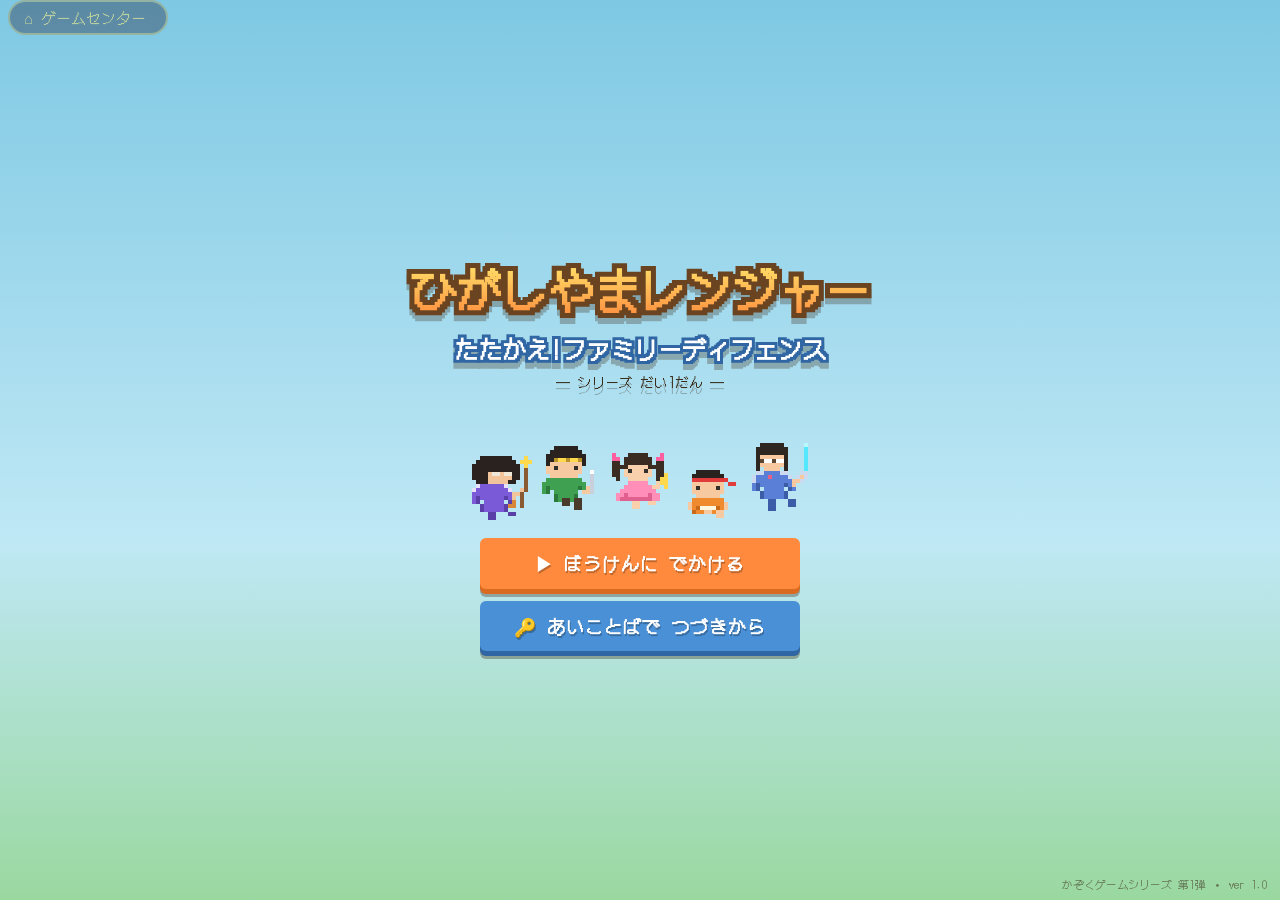
<file: games/ranger/index.html>
<!DOCTYPE html>
<html lang="ja">
<head>
<meta charset="UTF-8">
<meta name="viewport" content="width=device-width, initial-scale=1.0, maximum-scale=1.0, user-scalable=no, viewport-fit=cover">
<meta name="apple-mobile-web-app-capable" content="yes">
<title>ひがしやまレンジャー</title>
<style>
@import url('https://fonts.googleapis.com/css2?family=DotGothic16&display=swap');
:root{
  --sky:#7ec8e3; --grass:#6bbf59; --wood:#8b5a2b; --wood-d:#6a4420;
  --cream:#fff3d6; --ink:#3a2c1a; --sun:#ff8a3d; --sun-d:#d96a1f;
  --blue:#4a90d6; --pink:#ff8fb8; --shadow:rgba(58,44,26,.35);
}
*{margin:0;padding:0;box-sizing:border-box;-webkit-tap-highlight-color:transparent;touch-action:manipulation;user-select:none;-webkit-user-select:none}
html,body{width:100%;height:100%;overflow:hidden;background:#4a90d6}
body{font-family:'DotGothic16','Hiragino Maru Gothic ProN','Yu Gothic',sans-serif;color:var(--ink)}
#app{position:fixed;inset:0;display:flex;flex-direction:column;background:linear-gradient(#7ec8e3,#bfe8f5 60%,#9ad8a0)}
.scr{position:absolute;inset:0;display:none;flex-direction:column;align-items:center;overflow:hidden}
.scr.on{display:flex}
canvas{image-rendering:pixelated;image-rendering:crisp-edges}

/* ===== 共通ピクセル風UI ===== */
.pxbtn{
  font-family:inherit;font-size:18px;font-weight:bold;color:#fff;
  background:var(--sun);border:0;padding:12px 22px;cursor:pointer;position:relative;
  box-shadow:0 5px 0 var(--sun-d),0 8px 0 var(--shadow);border-radius:6px;
  text-shadow:1px 2px 0 rgba(0,0,0,.25);letter-spacing:1px;min-height:48px;
}
.pxbtn:active{transform:translateY(4px);box-shadow:0 1px 0 var(--sun-d),0 3px 0 var(--shadow)}
.pxbtn.blue{background:var(--blue);box-shadow:0 5px 0 #2f66a3,0 8px 0 var(--shadow)}
.pxbtn.blue:active{box-shadow:0 1px 0 #2f66a3,0 3px 0 var(--shadow)}
.pxbtn.green{background:#5aad4a;box-shadow:0 5px 0 #3d7d31,0 8px 0 var(--shadow)}
.pxbtn.green:active{box-shadow:0 1px 0 #3d7d31,0 3px 0 var(--shadow)}
.pxbtn.gray{background:#9aa0a8;box-shadow:0 5px 0 #6a7078,0 8px 0 var(--shadow)}
.pxbtn:disabled{filter:grayscale(.9) brightness(.85);pointer-events:none}
.panel{background:var(--cream);border:4px solid var(--wood);border-radius:10px;box-shadow:0 6px 0 var(--wood-d),0 10px 14px var(--shadow);padding:14px}

/* ===== タイトル ===== */
#scr-title{justify-content:center;gap:14px;text-align:center}
#title-logo{max-width:92%;filter:drop-shadow(0 6px 0 rgba(58,44,26,.3))}
#title-family{max-width:86%}
.title-btns{display:flex;flex-direction:column;gap:12px;width:min(320px,80%)}
#ver-tag{position:absolute;bottom:8px;right:12px;font-size:11px;color:rgba(58,44,26,.55)}
.bounce{animation:bounce 1.6s ease-in-out infinite}
@keyframes bounce{0%,100%{transform:translateY(0)}50%{transform:translateY(-8px)}}

/* ===== ホーム(マップ) ===== */
#scr-home{padding:10px}
.home-top{width:100%;max-width:640px;display:flex;justify-content:space-between;align-items:center;gap:8px;padding:4px 2px}
.coinbox{background:var(--cream);border:3px solid var(--wood);border-radius:24px;padding:6px 14px;font-size:18px;font-weight:bold;display:flex;align-items:center;gap:6px;box-shadow:0 3px 0 var(--wood-d)}
.coin-ico{width:20px;height:20px;background:radial-gradient(circle at 35% 35%,#ffe66b,#f0b429 70%,#c98a12);border-radius:50%;border:2px solid #a8730a;display:inline-block}
#home-title{font-size:20px;font-weight:bold;color:#fff;text-shadow:2px 2px 0 var(--shadow)}
#stage-scroll{flex:1;width:100%;max-width:640px;overflow-y:auto;padding:8px 4px 90px;-webkit-overflow-scrolling:touch}
.chap{margin-bottom:14px}
.chap-head{display:flex;align-items:center;gap:8px;color:#fff;font-weight:bold;font-size:17px;text-shadow:2px 2px 0 var(--shadow);margin:6px 2px}
.chap-band{flex:1;height:6px;border-radius:3px;opacity:.85}
.stage-row{display:flex;gap:10px}
.stagebtn{
  flex:1;background:var(--cream);border:4px solid var(--wood);border-radius:10px;padding:10px 6px;
  font-family:inherit;font-size:16px;font-weight:bold;color:var(--ink);cursor:pointer;
  box-shadow:0 4px 0 var(--wood-d);display:flex;flex-direction:column;align-items:center;gap:4px;min-height:64px;
}
.stagebtn:active{transform:translateY(3px);box-shadow:0 1px 0 var(--wood-d)}
.stagebtn.lock{filter:grayscale(1) brightness(.8);pointer-events:none}
.stagebtn .stars{font-size:14px;letter-spacing:2px;color:#f0b429;text-shadow:1px 1px 0 rgba(0,0,0,.2)}
.stagebtn .stars .off{color:#c9bfa8}
.home-bottom{position:absolute;bottom:0;left:0;right:0;display:flex;justify-content:center;gap:12px;padding:10px;background:linear-gradient(transparent,rgba(58,44,26,.25))}

/* ===== 強化 ===== */
#scr-upgrade{padding:10px}
#up-list{flex:1;width:100%;max-width:640px;overflow-y:auto;padding:8px 4px 90px;display:flex;flex-direction:column;gap:10px;-webkit-overflow-scrolling:touch}
.upcard{display:flex;align-items:center;gap:10px;padding:10px}
.upcard .face{width:60px;height:60px;background:#dff0ff;border:3px solid var(--wood);border-radius:8px;flex-shrink:0}
.upcard .info{flex:1;min-width:0}
.upcard .nm{font-size:17px;font-weight:bold}
.upcard .jb{font-size:12px;color:#7a6a4a}
.upcard .lvbar{display:flex;gap:3px;margin-top:5px}
.upcard .lvbar{flex-wrap:wrap}
.upcard .lvbar i{width:12px;height:10px;background:#d8ccb0;border-radius:2px}
.upcard .lvbar i.f{background:#5aad4a}
.upcard .pxbtn{font-size:14px;padding:10px 12px;min-width:96px}

/* ===== バトル ===== */
#scr-battle{background:#000}
#bt-wrap{position:relative;width:100%;flex:1;display:flex;align-items:center;justify-content:center;overflow:hidden}
#bt-canvas{width:100%;height:100%;object-fit:contain;background:#7ec8e3}
.bt-top{position:absolute;top:calc(4px + env(safe-area-inset-top));left:0;right:0;display:flex;justify-content:space-between;padding:0 8px;pointer-events:none}
.bt-top .grp{display:flex;gap:8px;pointer-events:auto}
.cbtn{width:44px;height:44px;border-radius:8px;border:3px solid var(--wood);background:var(--cream);font-size:19px;font-family:inherit;font-weight:bold;color:var(--ink);box-shadow:0 3px 0 var(--wood-d);cursor:pointer}
.cbtn:active{transform:translateY(2px);box-shadow:0 1px 0 var(--wood-d)}
#deploy-bar{
  width:100%;background:linear-gradient(#8b5a2b,#6a4420);border-top:4px solid #a8794a;
  padding:6px 8px calc(8px + env(safe-area-inset-bottom));display:flex;flex-direction:column;gap:6px;
}
#energy-row{display:flex;align-items:center;gap:8px}
#wallet-btn{
  font-family:inherit;font-weight:bold;font-size:13px;color:#fff;background:#f0b429;border:3px solid #a8730a;
  border-radius:8px;padding:4px 10px;box-shadow:0 3px 0 #7a5406;cursor:pointer;line-height:1.25;min-height:44px;white-space:nowrap
}
#wallet-btn:active{transform:translateY(2px);box-shadow:0 1px 0 #7a5406}
#wallet-btn:disabled{filter:grayscale(.8) brightness(.8)}
#energy-bar{flex:1;height:26px;background:#3a2c1a;border:3px solid #d8b880;border-radius:13px;position:relative;overflow:hidden}
#energy-fill{position:absolute;inset:0;width:0%;background:linear-gradient(#ffe66b,#f0b429);transition:width .12s linear}
#energy-num{position:absolute;inset:0;display:flex;align-items:center;justify-content:center;font-weight:bold;color:#fff;text-shadow:1px 1px 0 rgba(0,0,0,.5);font-size:15px}
#unit-row{display:flex;gap:6px;justify-content:center}
.ubtn{
  flex:1;max-width:88px;background:var(--cream);border:3px solid var(--wood);border-radius:10px;
  padding:3px 2px 5px;font-family:inherit;cursor:pointer;position:relative;overflow:hidden;
  display:flex;flex-direction:column;align-items:center;box-shadow:0 4px 0 var(--wood-d);min-height:74px;
}
.ubtn:active{transform:translateY(3px);box-shadow:0 1px 0 var(--wood-d)}
.ubtn canvas{width:40px;height:40px}
.ubtn .unm{font-size:11px;font-weight:bold;line-height:1}
.ubtn .ucost{font-size:12px;font-weight:bold;color:#b8860b;line-height:1.2}
.ubtn .cool{position:absolute;left:0;bottom:0;width:100%;height:100%;background:rgba(30,20,10,.62);transform-origin:bottom;pointer-events:none}
.ubtn.poor .ucost{color:#c0392b}
.ubtn.poor{filter:saturate(.5) brightness(.9)}

/* ===== 結果・モーダル ===== */
.overlay{position:absolute;inset:0;background:rgba(30,20,50,.62);display:none;align-items:center;justify-content:center;z-index:30;flex-direction:column}
.overlay.on{display:flex}
.result-panel{width:min(420px,90%);text-align:center;display:flex;flex-direction:column;gap:10px;align-items:center}
#res-title{font-size:30px;font-weight:bold;letter-spacing:2px}
#res-stars{font-size:34px;letter-spacing:6px;color:#f0b429;text-shadow:2px 2px 0 rgba(0,0,0,.2)}
#res-stars .off{color:#c9bfa8}
#res-coin{font-size:20px;font-weight:bold;display:flex;align-items:center;gap:6px;justify-content:center}
#res-family{max-width:100%}
.res-btns{display:flex;gap:10px;flex-wrap:wrap;justify-content:center}
#banner{
  position:absolute;left:0;right:0;top:34%;text-align:center;font-size:clamp(22px,6vw,40px);font-weight:bold;color:#fff;
  text-shadow:3px 3px 0 rgba(140,30,30,.85),-2px -2px 0 rgba(140,30,30,.85);pointer-events:none;opacity:0;z-index:25;letter-spacing:3px;
}
#banner.show{animation:bannerIn 2.2s ease forwards}
@keyframes bannerIn{0%{opacity:0;transform:scale(.4)}15%{opacity:1;transform:scale(1.15)}25%{transform:scale(1)}80%{opacity:1}100%{opacity:0}}
#tut{
  position:absolute;bottom:132px;left:50%;transform:translateX(-50%);background:#fff;border:3px solid var(--wood);
  border-radius:12px;padding:8px 14px;font-size:15px;font-weight:bold;z-index:20;display:none;max-width:86%;text-align:center;
  box-shadow:0 4px 0 var(--wood-d);
}
#tut.on{display:block;animation:bounce 1.2s ease-in-out infinite}
#tut::after{content:'';position:absolute;bottom:-12px;left:50%;transform:translateX(-50%);border:8px solid transparent;border-top-color:var(--wood)}

/* あいことば */
#pass-area{display:flex;flex-direction:column;gap:10px;align-items:center}
input{user-select:text;-webkit-user-select:text}
#pass-in{font-family:inherit;font-size:20px;letter-spacing:3px;text-align:center;padding:10px;border:3px solid var(--wood);border-radius:8px;width:min(300px,80vw);text-transform:uppercase;background:#fff;color:var(--ink)}
#pass-msg{font-size:14px;min-height:20px;font-weight:bold}
.pass-code{font-size:22px;letter-spacing:4px;background:#fff;border:3px dashed var(--wood);border-radius:8px;padding:8px 14px;font-weight:bold}
.small-note{font-size:12px;color:#6a5a3a;line-height:1.5}
h2.scr-h{color:#fff;text-shadow:2px 2px 0 var(--shadow);font-size:22px;margin:6px 0}
#rot-hint{
  position:absolute;top:calc(56px + env(safe-area-inset-top));left:50%;transform:translateX(-50%);
  background:rgba(58,44,26,.92);color:#fff;font-size:14px;font-weight:bold;padding:8px 16px;border-radius:20px;
  z-index:26;pointer-events:none;opacity:0;transition:opacity .4s;white-space:nowrap;
}
#rot-hint.on{opacity:1}
@media (orientation:portrait){
  .ubtn canvas{width:32px;height:32px}
  .ubtn{min-height:62px}
  .ubtn .unm{font-size:10px}
  #energy-bar{height:22px}
}
</style>
</head>
<body>
<div id="app">

  <!-- タイトル -->
  <div class="scr on" id="scr-title">
    <canvas id="title-logo" width="480" height="150"></canvas>
    <canvas id="title-family" width="420" height="110" class="bounce"></canvas>
    <div class="title-btns">
      <button class="pxbtn" id="btn-start">▶ ぼうけんに でかける</button>
      <button class="pxbtn blue" id="btn-pass">🔑 あいことばで つづきから</button>
    </div>
    <div id="ver-tag">かぞくゲームシリーズ 第1弾 ・ ver <span id="ver-num"></span></div>
  </div>

  <!-- ホーム -->
  <div class="scr" id="scr-home">
    <div class="home-top">
      <button class="cbtn" id="btn-home-back">🏠</button>
      <div id="home-title">ステージをえらぼう!</div>
      <div class="coinbox"><span class="coin-ico"></span><span id="coin-num">0</span></div>
    </div>
    <div id="stage-scroll"></div>
    <div class="home-bottom">
      <button class="pxbtn green" id="btn-upgrade">💪 かぞくを つよくする</button>
      <button class="pxbtn blue" id="btn-showpass">🔑 あいことば</button>
    </div>
  </div>

  <!-- 強化 -->
  <div class="scr" id="scr-upgrade">
    <div class="home-top">
      <button class="cbtn" id="btn-up-back">◀</button>
      <div id="home-title2" style="font-size:20px;font-weight:bold;color:#fff;text-shadow:2px 2px 0 var(--shadow)">かぞくを つよくする</div>
      <div class="coinbox"><span class="coin-ico"></span><span id="coin-num2">0</span></div>
    </div>
    <div id="up-list"></div>
  </div>

  <!-- バトル -->
  <div class="scr" id="scr-battle">
    <div id="bt-wrap">
      <canvas id="bt-canvas" width="960" height="460"></canvas>
      <div class="bt-top">
        <div class="grp"><button class="cbtn" id="btn-bt-quit">🏠</button></div>
        <div class="grp">
          <button class="cbtn" id="btn-speed">▶</button>
          <button class="cbtn" id="btn-mute">♪</button>
          <button class="cbtn" id="btn-pause">II</button>
        </div>
      </div>
      <div id="banner"></div>
      <div id="rot-hint">📱 よこむきにすると あそびやすいよ!</div>
      <div id="tut"></div>
    </div>
    <div id="deploy-bar">
      <div id="energy-row">
        <button id="wallet-btn">おかね<br>レベルUP</button>
        <div id="energy-bar"><div id="energy-fill"></div><div id="energy-num">0 / 100</div></div>
      </div>
      <div id="unit-row"></div>
    </div>
  </div>

  <!-- 結果 -->
  <div class="overlay" id="ov-result">
    <div class="panel result-panel">
      <div id="res-title">クリア!</div>
      <div id="res-stars"></div>
      <canvas id="res-family" width="420" height="110"></canvas>
      <div id="res-coin"><span class="coin-ico"></span>+<span id="res-coin-num">0</span></div>
      <div class="res-btns">
        <button class="pxbtn gray" id="btn-res-home">マップへ</button>
        <button class="pxbtn blue" id="btn-res-retry">もういちど</button>
        <button class="pxbtn" id="btn-res-next">つぎへ ▶</button>
      </div>
    </div>
  </div>

  <!-- ポーズ -->
  <div class="overlay" id="ov-pause">
    <div class="panel result-panel">
      <div style="font-size:24px;font-weight:bold">きゅうけいちゅう</div>
      <div class="res-btns">
        <button class="pxbtn gray" id="btn-pa-quit">やめる</button>
        <button class="pxbtn" id="btn-pa-resume">▶ つづける</button>
      </div>
    </div>
  </div>

  <!-- あいことば -->
  <div class="overlay" id="ov-pass">
    <div class="panel result-panel" id="pass-area">
      <div style="font-size:22px;font-weight:bold">🔑 あいことば</div>
      <div id="pass-view"></div>
      <div id="pass-msg"></div>
      <div class="small-note">いつもは じどうほぞん。<br>ほかの たんまつへは あいことばを メモしてね</div>
      <div class="res-btns">
        <button class="pxbtn gray" id="btn-pass-close">とじる</button>
        <button class="pxbtn blue" id="btn-pass-ok" style="display:none">けってい</button>
      </div>
    </div>
  </div>

</div>
<script>
(function(root){
'use strict';
const clone=x=>JSON.parse(JSON.stringify(x));
function safeTree(x,depth=0){if(depth>40)return false;if(x===null||typeof x==='boolean')return true;if(typeof x==='number')return Number.isFinite(x);if(typeof x==='string')return x.length<=1500000;if(typeof x!=='object')return false;if(Array.isArray(x))return x.length<=20000&&x.every(v=>safeTree(v,depth+1));return Object.keys(x).length<=5000&&Object.keys(x).every(k=>!['__proto__','constructor','prototype'].includes(k)&&safeTree(x[k],depth+1));}
function checksum(s){let h=2166136261;for(let i=0;i<s.length;i++)h=Math.imul(h^s.charCodeAt(i),16777619);return(h>>>0).toString(36);}
function create(game,validate,storage){
 const key='higashiyama:'+game+':v1';let issue='';
 function pack(data){if(!safeTree(data)||!validate(data))throw Error('きろくの かたちが ちがうよ');return {version:1,game,data:clone(data)};}
 function read(raw){if(typeof raw!=='string'||raw.length>2000000)throw Error('きろくが おおきすぎるよ');const p=JSON.parse(raw);if(!safeTree(p)||p.version!==1||p.game!==game||!validate(p.data))throw Error('このゲームの きろくでは ないよ');return clone(p.data);}
 return {key,get issue(){return issue;},load(){try{const raw=storage().getItem(key);if(!raw)return null;return read(raw);}catch(e){issue='きろくを よめません。あいことばから もどせます。';return null;}},save(data){try{storage().setItem(key,JSON.stringify(pack(data)));issue='';return true;}catch(e){issue='このブラウザに ほぞんできません。あいことばを コピーしてね。';return false;}},encode(data){const s=JSON.stringify(pack(data));return 'HG1.'+checksum(s)+'.'+encodeURIComponent(s);},decode(code){if(typeof code!=='string'||code.length>6000000)throw Error('あいことばが ながすぎるよ');const m=/^HG1\.([a-z0-9]+)\.(.+)$/.exec(code.trim());if(!m)throw Error('あいことばが ちがうよ');let s;try{s=decodeURIComponent(m[2]);}catch(e){throw Error('あいことばが こわれているよ');}if(checksum(s)!==m[1])throw Error('あいことばが とぎれているよ');return read(s);}};
}
function mount(game,config){
 if(typeof root.addEventListener!=='function'||typeof document==='undefined'||!document.body||typeof document.createElement('button').setAttribute!=='function')return null;
 const store=create(game,config.validate,()=>root.localStorage);let saved=store.load(),last='',busy=false,dialog=null;
 if(saved&&config.progress)try{config.progress(clone(saved));}catch(e){saved=null;}
 function capture(){if(busy)return saved;try{const value=config.capture(saved&&clone(saved));if(value){const raw=JSON.stringify(value);if(raw!==last){if(!safeTree(value)||!config.validate(value))return saved;saved=clone(value);store.save(saved);last=raw;}}}catch(e){/* Keep the last valid checkpoint during transitions. */}
 if(button)button.textContent=store.issue?'⚠ ほぞん':'💾 きろく・つづき';
 if(homeMark)homeMark.textContent=store.issue?' ⚠':'';    // ほぞんできない ときだけ しるしを だす
 return saved;}
 /* ひだりうえの「ゲームセンター」ボタンに メニューを まとめる。
    みぎしたに ボタンを おくと、ゲームの そうさボタン(だす・たたかう など)と
    かさなって しまうため。ホームのリンクが みつからない ときだけ、
    ほけんとして みぎしたの ボタンを つくる。 */
 const byId=id=>{try{return typeof document.getElementById==='function'?document.getElementById(id):null;}catch(e){return null;}};
 let button=null,homeMark=null,homeLink=null,homeHref='../../index.html',homeOrig=null;
 /* ホームのリンクは ページの いちばん さいごに おかれる ゲームが おおく、
    スクリプトの じっこうじには まだ そんざいしない。DOMが そろってから むすびつける。
    ※ここに body の とじタグを かくと inject_home.py が ごにんしきするので かかない */
 function attachHome(){
  if(homeLink)return true;
  const el=byId('homeBtn')||byId('home');
  if(!el)return false;
  homeLink=el;homeHref=el.getAttribute('href')||'../../index.html';homeOrig=el.onclick;
  el.onclick=e=>{ if(e&&e.preventDefault)e.preventDefault(); openMenu(); return false; };
  el.setAttribute('aria-haspopup','dialog');
  homeMark=document.createElement('span');homeMark.style.cssText='color:#ffb35c';el.appendChild(homeMark);
  if(button){try{button.remove();}catch(e){}button=null;}
  return true;
 }
 function fallbackButton(){
  if(button||homeLink)return;
  button=document.createElement('button');button.type='button';button.textContent=store.issue?'⚠ ほぞん':'💾 きろく・つづき';
  button.setAttribute('aria-label','じどうほぞん・つづき・あいことば');
  button.style.cssText='position:fixed;right:8px;bottom:calc(8px + env(safe-area-inset-bottom));z-index:100005;min-height:40px;padding:8px 12px;border:2px solid #8eb59d;border-radius:20px;background:#f8fff5;color:#234936;font:14px sans-serif;opacity:.9';
  document.body.appendChild(button);button.onclick=openMenu;
 }
 if(!attachHome()){
  if(document.readyState==='loading')document.addEventListener('DOMContentLoaded',()=>{if(!attachHome())fallbackButton();});
  else fallbackButton();
 }
 function openMenu(){
  if(dialog)return;
  capture();if(config.pause)config.pause();busy=true;
  dialog=document.createElement('dialog');dialog.style.cssText='max-width:460px;width:calc(100% - 48px);max-height:85svh;overflow:auto;padding:20px;border:2px solid #8eb59d;border-radius:18px;background:#f8fff5;color:#234936;font:16px sans-serif';
  for(const type of ['keydown','keyup','pointerdown','pointerup'])dialog.addEventListener(type,e=>e.stopPropagation());
  const title=document.createElement('h2');title.style.cssText='margin:0 0 8px';dialog.appendChild(title);
  const note=document.createElement('p');dialog.appendChild(note);
  const body=document.createElement('div');dialog.appendChild(body);
  const input=document.createElement('textarea');input.setAttribute('aria-label','バックアップの あいことば');input.rows=4;
  input.style.cssText='box-sizing:border-box;width:100%;user-select:text;font:14px monospace';
  const add=(parent,label,fn,accent)=>{const b=document.createElement('button');b.textContent=label;b.type='button';
   b.style.cssText='display:block;width:100%;min-height:44px;margin-top:8px;font:inherit'+(accent?';border:2px solid #8eb59d;background:#e7f6ec':'');
   b.onclick=async()=>{try{await fn();}catch(e){note.textContent=e.message||'きろくを たしかめてね';}};parent.appendChild(b);return b;};

  function menuView(){
   title.textContent='メニュー';
   note.textContent=store.issue||config.note||'じどうで ほぞんしています。';
   body.replaceChildren();
   add(body,'タイトル画面へ もどる',()=>{ capture(); dialog.close(); if(config.toTitle)config.toTitle(); else root.location.reload(); });
   add(body,'ゲームセンターへ もどる',()=>{ capture(); dialog.close();
    if(homeOrig){ const ev={preventDefault(){},stopPropagation(){},type:'click'};
     if(homeOrig.call(homeLink,ev)===false)return; }      // ゲームがわの かくにんダイアログに まかせる
    root.location.href=homeHref; });
   add(body,'きろく（あいことばを だす）',()=>recordView());
   add(body,'つづき（きろくから もどる）',()=>continueView());
   add(body,'とじる',()=>dialog.close());
  }
  function recordView(){
   title.textContent='きろく';
   if(!saved){note.textContent='まだ きろくが ないよ。';}
   else {input.value=store.encode(saved);note.textContent='ぜんぶ コピーして メモに のこしてね。';}
   body.replaceChildren();body.appendChild(input);
   if(saved){input.focus();input.select();
    add(body,'コピー',async()=>{input.focus();input.select();
     /* クリップボードは つかえない ことが ある(おうちの LANは http なので とくに)。
        しっぱいしても なまの えいごエラーを だささず、てで コピーする ように あんないする。 */
     let done=false;
     try{ if(root.navigator?.clipboard?.writeText){ await root.navigator.clipboard.writeText(input.value); done=true; } }catch(e){}
     if(!done){ try{ done=!!(document.execCommand&&document.execCommand('copy')); }catch(e){} }
     note.textContent=done?'コピーしたよ。メモに のこしてね。':'えらんである あいことばを、ながおしして コピーしてね。';
     input.focus();input.select();},true);}
   add(body,'もどる',()=>menuView());
  }
  function continueView(){
   title.textContent='つづき';
   note.textContent='ほぞんした つづきから さいかいするか、あいことばを いれてね。';
   input.value='';body.replaceChildren();
   add(body,'ほぞんした つづきから',()=>{if(!saved)throw Error('まだ きろくが ないよ');config.restore(clone(saved));dialog.close();},true);
   body.appendChild(input);
   add(body,'いれた きろくで つづける',()=>{const data=store.decode(input.value);config.restore(data);saved=config.capture(data)||data;store.save(saved);last=JSON.stringify(saved);dialog.close();});
   add(body,'もどる',()=>menuView());
  }
  menuView();
  dialog.addEventListener('close',()=>{busy=false;dialog.remove();dialog=null;if(config.unpause)config.unpause();capture();});
  document.body.appendChild(dialog);dialog.showModal();
 }
 const timer=setInterval(capture,config.interval||1000);root.addEventListener('pagehide',capture);document.addEventListener('click',()=>setTimeout(capture,0));document.addEventListener('visibilitychange',()=>{if(document.hidden)capture();});
 return {capture,store,get saved(){return saved;},stop(){clearInterval(timer);}};
}
root.HGSave={create,mount,safeTree,clone};if(typeof module!=='undefined'&&module.exports)module.exports=root.HGSave;
})(typeof globalThis!=='undefined'?globalThis:this);
const SPRITES = {"taichi":{"pal":{"K":"#2a221e","S":"#f6c9a0","Y":"#ffd94d","y":"#b8932a","G":"#3fa051","g":"#2b7a3b","M":"#c8d0dc","W":"#ffffff","E":"#33302c"},"rows":["....KKKKKK......","...KKKKKKKK.....","..KKKKKKKKKK....","..KKyYYyYYyK....","..KSSSSSSSSK....","..SSESSSSES.....","..SSSSSSSSS..W..","...SSSSSSS...M..","..GGGGGGGGG..M..",".GGGGGGGGGGG.M..",".GgGGGGGGGgGSM..",".Gg.GGGGGG.SSM..","....gGGGGg......","....gGGGGg......"],"legs":{"c":"#4a3a2c","x1":5,"x2":9,"w":2,"h":3}},"kento":{"pal":{"K":"#2a221e","S":"#f6c9a0","R":"#e23b3b","O":"#f08a2e","o":"#c96a1a","W":"#fff6df","E":"#33302c"},"rows":["...KKKKKK....","..KKKKKKKK...","..RRRRRRRRR..","..SSSSSSSS.RR","..SESSSSES...","..SSSSSSSS...","...SSSSSS....","..OOOOOOOO...",".SOOOOOOOOS..",".SOoWWWWoOS..","..oOOOOOOo..."],"legs":{"c":"#f6c9a0","x1":4,"x2":8,"w":2,"h":2}},"nozomi":{"pal":{"K":"#3a2c22","S":"#f8d0ab","P":"#ff8fb8","p":"#e0608f","R":"#ff5f9e","Y":"#ffd94d","E":"#33302c","W":"#ffffff"},"rows":["R...KKKKK...R.","RR.KKKKKKK.RR.","KK.KKKKKKK.KK.","KKKKSSSSSKKKK.","KK.SESSSES.KK.","KK.SSSSSSS.KKY",".K..SSSSS..KYY","....PPPPP..SYY","...PPPPPPPSS.Y","..PPPPPPPPP...",".PPpPPPPPpPP..",".PppppppppPP.."],"legs":{"c":"#f8d0ab","x1":5,"x2":8,"w":2,"h":2}},"erika":{"pal":{"K":"#2e2620","S":"#f6c9a0","A":"#5a7fd6","a":"#3d5ca8","M":"#cdd9ef","C":"#54e8ff","c":"#b8f8ff","E":"#33302c","G":"#5a4632","W":"#ffffff","D":"#e8608a"},"rows":["...KKKKKK.....c.","..KKKKKKKK....C.","..KKKKKKKK....C.","..KSSSSSSK....C.","..KGWWGWWK....C.","..KSSSSSSK....C.","..K.SSSS.K....C.","..MMAAAAMM...MM.",".MAAADAAAAM.MSM.",".MAAAAAAAAASSM..",".AaAAAAAAaAS....",".Aa.AAAAA.aA....","...aAAAAAa......","...aAAAAAa......"],"legs":{"c":"#3d5ca8","x1":5,"x2":9,"w":2,"h":3}},"yushi":{"pal":{"K":"#2a221e","S":"#f2c49c","V":"#7a5ad6","v":"#5a3fa8","M":"#e8dff8","B":"#8a5a33","Y":"#ffd94d","G":"#efe7d8","T":"#d8863a","E":"#33302c"},"rows":["...KKKKKKKK...Y.","..KKKKKKKKKK.YYY",".KKKKKKKKKKKK.Y.",".KKKKKKKKKKKK.B.",".KKKKSGGSGGKK.B.",".KKKKSSSSSSKK.B.","..KKKSSSSSKK..B.","..MVVVVVVM....B.",".MVVVVVVVVM..SB.",".VVVVVVVVVVSSB..",".VvVVVVVVvVS.B..",".Vv.VVVVV.vT.B..","...vVVVVVvTT.B..","...vVVVVVv......"],"legs":{"c":"#5a3fa8","x1":5,"x2":9,"w":2,"h":2}},"punkA":{"pal":{"M":"#7ee23b","S":"#e8b88a","J":"#3a3a46","j":"#26262f","E":"#2a2a2a","W":"#ffffff"},"rows":["......MM......","......MM......",".....MMM......","...SSSSSS.....","...SESSES.....","...SSSSSS.....","....SSSS......","..JJJJJJJJ....",".SJJJJJJJJS...",".SJjJJJJjJS...","..JjJJJJjJ....","...jJJJJj....."],"legs":{"c":"#26262f","x1":4,"x2":8,"w":2,"h":3}},"punkB":{"pal":{"K":"#5a4632","S":"#e8b88a","G":"#1e1e1e","P":"#8a4ae0","p":"#6a34b0","B":"#c9a06a"},"rows":["...KKKKKK...B.","..KKKKKKKK.BB.","..GGGGGGGG.B..","..SSSSSSSS.B..","..SSSSSSSS.B..","...SSSSSS..B..","..PPPPPPPP.B..",".SPPPPPPPPSB..",".SPpPPPPpPSS..","..PpPPPPpP....","...pPPPPp....."],"legs":{"c":"#3a3a46","x1":4,"x2":8,"w":2,"h":3}},"slime":{"pal":{"B":"#5ab8f0","b":"#3a8fd0","W":"#ffffff","E":"#2a3a5a"},"rows":["....BBBB....","..BBBBBBBB..",".BBWBBBBWBB.",".BBEBBBBEBB.","BBBBBBBBBBBB","BBBBBbbBBBBB","BbBBBBBBBBbB",".bbBBBBBBbb.","..bbbbbbbb.."],"legs":null},"goblin":{"pal":{"G":"#6abf4a","g":"#4a9232","E":"#e23b3b","C":"#8a6a3a","B":"#a08050"},"rows":["G..........B..","GG.GGGGG..BB..",".GGGGGGGG.BB..","..GEGGGEG.B...","..GGGGGGG.B...","...GGGGG..B...","..GGGGGGG.B...",".GGGGGGGGGB...",".GgCCCCCgG....","..gCCCCCg....."],"legs":{"c":"#4a9232","x1":4,"x2":7,"w":2,"h":2}},"bat":{"pal":{"P":"#8a5ad0","p":"#5a3a9a","E":"#ffd94d","W":"#ffffff"},"rows":["p....PP....p","pp..PPPP..pp","ppp.PEEP.ppp","pppPPPPPPppp",".ppPPWWPPpp.","..pPPPPPPp..","....P..P...."],"legs":null},"soldier":{"pal":{"M":"#9aa4b8","m":"#6a7488","S":"#e8b88a","A":"#7a8498","a":"#5a6478","R":"#c03a3a","P":"#c9a06a","T":"#d8dce8","E":"#2a2a2a"},"rows":["...MMMMMM....T.","..MMMMMMMM...T.","..MmRRRRmM...P.","..SSSSSSSS...P.","..SESSSSES...P.","...SSSSSS....P.","..AAAAAAAA...P.",".AAARRRRAAA..P.",".AAAAAAAAAASSP.",".AaAAAAAAaAS.P.","..aAAAAAAa...P.","...aAAAAa....P."],"legs":{"c":"#5a6478","x1":4,"x2":8,"w":2,"h":3}},"knight":{"pal":{"M":"#6a7488","m":"#4a5468","R":"#c03a3a","D":"#8a94a8","d":"#5a6478","E":"#ffd94d"},"rows":["...mMMMMm..DDD.","..mMMMMMMm.DDD.","..MMRRRRMM.DdD.","..MmEMMEmM.DdD.","..MMMMMMMM.DdD.","..mMMMMMMm.DdD.",".MMMMMMMMMMDdD.",".MMMRRRRMMMDdD.",".MMMMMMMMMMDdD.",".MmMMMMMMmMDDD.",".Mm.MMMM.mMDDD.","...mMMMMm......"],"legs":{"c":"#4a5468","x1":5,"x2":9,"w":2,"h":3}},"cannon":{"pal":{"M":"#7a8498","m":"#4a5468","R":"#c03a3a","D":"#2e2e38","Y":"#ffd94d","W":"#3a3a46"},"rows":[".......mmmm....","DDDDD.mMMMMm...","DDDDDDMMRRMM...","DDDDD.mMMMMm...",".....MMMMMMMM..","....mMMYYMMm...","....mMMMMMMm...","...WWWmmmmWWW..","...WWW....WWW.."],"legs":null},"wyvern":{"pal":{"G":"#e07a3a","g":"#b0521a","W":"#f8d8a0","E":"#ffd94d","w":"#c05a2a"},"rows":["....gg........","g..gGGg.......","gg.GGGGGE.....","gggGGGGGGG....",".ggGWWGGG.....","..gGWWGGGg....","...GGGGg.gg...","....G..G......"],"legs":null},"dragon":{"pal":{"R":"#d64040","r":"#a02828","W":"#f8d8a0","Y":"#ffd94d","E":"#ffe94d","D":"#7a1a1a","F":"#ff8a3d"},"rows":["......rr.........rr...",".....rRRr.......rRRr..","....rRRRRr.....rRRRr..","....rRRRRRrrrrRRRRr...","..DRRRRRRRRRRRRRRr....",".DRRERRRRRRRRRRRr.....",".DRRRRRRWWWWRRRRR.....","FDRRRRRWWWWWWRRRRR....","F.DRRRRWWWWWWRRRRRr...","...RRRRWWWWWWRRRRRRr..","...rRRRRWWWWRRRR..rr..","....rRRRRRRRRRr.......",".....rRR..RRr.........",".....rR....Rr.........","....YY......YY........"],"legs":null},"imp":{"pal":{"P":"#c05ae0","p":"#8a3aa8","E":"#ffd94d","H":"#3a2a4a","F":"#ff5f9e"},"rows":["H...H....F.","HP.PH...FFF",".PPPPP...F.",".PEPEP...F.",".PPPPP...F.","..PPP....F.",".PPPPPP..F.","pPPPPPPpPF.",".pPPPPp....","..P..P..p.."],"legs":null},"demon":{"pal":{"D":"#8a3a4a","d":"#5a2030","E":"#ffd94d","H":"#2a1a2a","W":"#e8d8c8","A":"#3a2a3a"},"rows":["H....dDDd....H..","HH..dDDDDd..HH..",".H.dDDDDDDd.H...","A..DEDDDDED..A..","AA.DDDDDDDD.AA..","AAADWDDDDWDAAA..","AA.DDDDDDDD.AA..","A.dDDDDDDDDd.A..",".dDDDDDDDDDDd...",".dDdDDDDDDdDd...",".Dd.DDDDDD.dD...","....dDDDDd......","....dDDDDd......"],"legs":{"c":"#5a2030","x1":5,"x2":9,"w":2,"h":3}},"maou":{"pal":{"V":"#5a3aa8","v":"#3a2478","S":"#b8a8e8","H":"#e8c83a","E":"#ff4a4a","C":"#2a1e3a","Y":"#ffd94d","B":"#1a1226","P":"#ff4ae0"},"rows":["H.....CCCC.....H....","HH...CCCCCC...HH....",".HH.CCHCCHCC.HH.....","..HCCCCCCCCCCH...PP.","...CSSSSSSSSC...PPPP","...SSESSSSESS....PP.","...SSSSSSSSSS.....B.","....SSSSSSSS......B.","..VCCCCCCCCCCV....B.",".VVCCYCCCCYCCVV...B.","VVVCCCCCCCCCCVVV..B.","VVvCCCCCCCCCCvVVSSB.","VVvCCCCCCCCCCvVS..B.","VvvCCCCCCCCCCvv...B.","Vv.vCCCCCCCCv.....B.","...vCCCCCCCCv.....B."],"legs":{"c":"#2a1e3a","x1":7,"x2":12,"w":2,"h":3}},"ninja":{"pal":{"K":"#23233a","S":"#3a3a56","G":"#e23b3b","P":"#2a2a44","p":"#1a1a30","B":"#b8c4d0"},"rows":["...KKKKKK...B.","..KKKKKKKK.BB.","..GGGGGGGG.B..","..SSSSSSSS.B..","..SSSSSSSS.B..","...SSSSSS..B..","..PPPPPPPP.B..",".SPPPPPPPPSB..",".SPpPPPPpPSS..","..PpPPPPpP....","...pPPPPp....."],"legs":{"c":"#1a1a30","x1":4,"x2":8,"w":2,"h":3}},"dsoldier":{"pal":{"M":"#5a4a7a","m":"#3a2a5a","S":"#b8a8d0","A":"#4a3a6a","a":"#2a1e4a","R":"#ff3a5a","P":"#c9a06a","T":"#ff8a3d","E":"#2a2a2a"},"rows":["...MMMMMM....T.","..MMMMMMMM...T.","..MmRRRRmM...P.","..SSSSSSSS...P.","..SESSSSES...P.","...SSSSSS....P.","..AAAAAAAA...P.",".AAARRRRAAA..P.",".AAAAAAAAAASSP.",".AaAAAAAAaAS.P.","..aAAAAAAa...P.","...aAAAAa....P."],"legs":{"c":"#5a6478","x1":4,"x2":8,"w":2,"h":3}},"dknight":{"pal":{"M":"#2e2e3a","m":"#1a1a24","R":"#c02040","D":"#3a3a4a","d":"#20202e","E":"#ff3a3a"},"rows":["...mMMMMm..DDD.","..mMMMMMMm.DDD.","..MMRRRRMM.DdD.","..MmEMMEmM.DdD.","..MMMMMMMM.DdD.","..mMMMMMMm.DdD.",".MMMMMMMMMMDdD.",".MMMRRRRMMMDdD.",".MMMMMMMMMMDdD.",".MmMMMMMMmMDDD.",".Mm.MMMM.mMDDD.","...mMMMMm......"],"legs":{"c":"#4a5468","x1":5,"x2":9,"w":2,"h":3}},"redwyvern":{"pal":{"G":"#d63a3a","g":"#8a1a1a","W":"#f8b8a0","E":"#ffe94d","w":"#a82a2a"},"rows":["....gg........","g..gGGg.......","gg.GGGGGE.....","gggGGGGGGG....",".ggGWWGGG.....","..gGWWGGGg....","...GGGGg.gg...","....G..G......"],"legs":null},"golem":{"pal":{"M":"#8a7a5a","m":"#5a4e38","R":"#4a8a5a","D":"#6a5e44","d":"#443a28","E":"#7ee8a0"},"rows":["...mMMMMm..DDD.","..mMMMMMMm.DDD.","..MMRRRRMM.DdD.","..MmEMMEmM.DdD.","..MMMMMMMM.DdD.","..mMMMMMMm.DdD.",".MMMMMMMMMMDdD.",".MMMRRRRMMMDdD.",".MMMMMMMMMMDdD.",".MmMMMMMMmMDDD.",".Mm.MMMM.mMDDD.","...mMMMMm......"],"legs":{"c":"#4a5468","x1":5,"x2":9,"w":2,"h":3}},"shadowdemon":{"pal":{"D":"#3a2a4a","d":"#241a30","E":"#54e8ff","H":"#54e8ff","W":"#b8c4d0","A":"#1a1226"},"rows":["H....dDDd....H..","HH..dDDDDd..HH..",".H.dDDDDDDd.H...","A..DEDDDDED..A..","AA.DDDDDDDD.AA..","AAADWDDDDWDAAA..","AA.DDDDDDDD.AA..","A.dDDDDDDDDd.A..",".dDDDDDDDDDDd...",".dDdDDDDDDdDd...",".Dd.DDDDDD.dD...","....dDDDDd......","....dDDDDd......"],"legs":{"c":"#5a2030","x1":5,"x2":9,"w":2,"h":3}},"darkmaou":{"pal":{"V":"#a82030","v":"#6a1220","S":"#e8c8c8","H":"#d8dce8","E":"#ff2a2a","C":"#16101e","Y":"#ff3a5a","B":"#1a1226","P":"#54ff8a"},"rows":["H.....CCCC.....H....","HH...CCCCCC...HH....",".HH.CCHCCHCC.HH.....","..HCCCCCCCCCCH...PP.","...CSSSSSSSSC...PPPP","...SSESSSSESS....PP.","...SSSSSSSSSS.....B.","....SSSSSSSS......B.","..VCCCCCCCCCCV....B.",".VVCCYCCCCYCCVV...B.","VVVCCCCCCCCCCVVV..B.","VVvCCCCCCCCCCvVVSSB.","VVvCCCCCCCCCCvVS..B.","VvvCCCCCCCCCCvv...B.","Vv.vCCCCCCCCv.....B.","...vCCCCCCCCv.....B."],"legs":{"c":"#2a1e3a","x1":7,"x2":12,"w":2,"h":3}},"kento2":{"pal":{"K":"#2a221e","S":"#f6c9a0","R":"#ffd94d","O":"#e0483a","o":"#a82a20","W":"#ffd94d","E":"#33302c"},"rows":["...KKKKKK....","..KKKKKKKK...","..RRRRRRRRR..","..SSSSSSSS.RR","..SESSSSES...","..SSSSSSSS...","...SSSSSS....","..OOOOOOOO...",".SOOOOOOOOS..",".SOoWWWWoOS..","..oOOOOOOo..."],"legs":{"c":"#f6c9a0","x1":4,"x2":8,"w":2,"h":2}},"taichi2":{"pal":{"K":"#2a221e","S":"#f6c9a0","Y":"#ffe66b","y":"#b8932a","G":"#2ecf6a","g":"#1a9a48","M":"#ffd94d","W":"#ffffff","E":"#33302c"},"rows":["....KKKKKK......","...KKKKKKKK.....","..KKKKKKKKKK....","..KKyYYyYYyK....","..KSSSSSSSSK....","..SSESSSSES.....","..SSSSSSSSS..W..","...SSSSSSS...M..","..GGGGGGGGG..M..",".GGGGGGGGGGG.M..",".GgGGGGGGGgGSM..",".Gg.GGGGGG.SSM..","....gGGGGg......","....gGGGGg......"],"legs":{"c":"#4a3a2c","x1":5,"x2":9,"w":2,"h":3}},"nozomi2":{"pal":{"K":"#3a2c22","S":"#f8d0ab","P":"#ff5fd0","p":"#c02aa0","R":"#ffd94d","Y":"#ffd94d","E":"#33302c","W":"#ffffff"},"rows":["R...KKKKK...R.","RR.KKKKKKK.RR.","KK.KKKKKKK.KK.","KKKKSSSSSKKKK.","KK.SESSSES.KK.","KK.SSSSSSS.KKY",".K..SSSSS..KYY","....PPPPP..SYY","...PPPPPPPSS.Y","..PPPPPPPPP...",".PPpPPPPPpPP..",".PppppppppPP.."],"legs":{"c":"#f8d0ab","x1":5,"x2":8,"w":2,"h":2}},"erika2":{"pal":{"K":"#2e2620","S":"#f6c9a0","A":"#f0e8ff","a":"#b8a8d8","M":"#ffd94d","C":"#7affff","c":"#e0ffff","E":"#33302c","G":"#5a4632","W":"#ffffff","D":"#e8608a"},"rows":["...KKKKKK.....c.","..KKKKKKKK....C.","..KKKKKKKK....C.","..KSSSSSSK....C.","..KGWWGWWK....C.","..KSSSSSSK....C.","..K.SSSS.K....C.","..MMAAAAMM...MM.",".MAAADAAAAM.MSM.",".MAAAAAAAAASSM..",".AaAAAAAAaAS....",".Aa.AAAAA.aA....","...aAAAAAa......","...aAAAAAa......"],"legs":{"c":"#3d5ca8","x1":5,"x2":9,"w":2,"h":3}},"yushi2":{"pal":{"K":"#2a221e","S":"#f2c49c","V":"#efe4c0","v":"#c8b890","M":"#ffd94d","B":"#8a5a33","Y":"#ff8a3d","G":"#efe7d8","T":"#d8863a","E":"#33302c"},"rows":["...KKKKKKKK...Y.","..KKKKKKKKKK.YYY",".KKKKKKKKKKKK.Y.",".KKKKKKKKKKKK.B.",".KKKKSGGSGGKK.B.",".KKKKSSSSSSKK.B.","..KKKSSSSSKK..B.","..MVVVVVVM....B.",".MVVVVVVVVM..SB.",".VVVVVVVVVVSSB..",".VvVVVVVVvVS.B..",".Vv.VVVVV.vT.B..","...vVVVVVvTT.B..","...vVVVVVv......"],"legs":{"c":"#5a3fa8","x1":5,"x2":9,"w":2,"h":2}}};
/* ================================================================
   ひがしやまレンジャー
   かぞくゲームシリーズ 第1弾 - タワーディフェンス
   ================================================================ */
'use strict';
const VERSION = '1.0'; // ★タイトル画面に ひょうじ(デプロイ確認用)
document.getElementById('ver-num').textContent = VERSION;
const $ = s => document.querySelector(s);
const clamp = (v,a,b)=>Math.max(a,Math.min(b,v));
const rand = (a,b)=>a+Math.random()*(b-a);
const irand=(a,b)=>Math.floor(rand(a,b+1));

/* ============ スプライトレンダラ ============ */
const spriteCache = {};
function buildSprite(name, scale, flip){
  const key = name+'_'+scale+'_'+(flip?1:0);
  if(spriteCache[key]) return spriteCache[key];
  const def = SPRITES[name];
  const rows = def.rows, pal = def.pal, legs = def.legs;
  const w = rows[0].length, bodyH = rows.length;
  const legH = legs ? legs.h : 0;
  const frames = [];
  for(let f=0; f<2; f++){
    const c = document.createElement('canvas');
    c.width = w*scale; c.height = (bodyH+legH)*scale;
    const g = c.getContext('2d');
    const bob = (f===1 && legs) ? 1 : 0; // 歩行時に体を1pxゆらす
    for(let y=0;y<bodyH;y++){
      const row = rows[y];
      for(let x=0;x<w;x++){
        const ch = row[x];
        if(ch==='.') continue;
        const col = pal[ch]; if(!col) continue;
        const px = flip ? (w-1-x) : x;
        g.fillStyle = col;
        g.fillRect(px*scale,(y+bob)*scale,scale,scale);
      }
    }
    if(legs){
      g.fillStyle = legs.c;
      const y0 = bodyH*scale;
      let x1 = legs.x1, x2 = legs.x2;
      if(flip){ const t=w-legs.x1-legs.w, t2=w-legs.x2-legs.w; x1=t2; x2=t; }
      if(f===0){
        g.fillRect(x1*scale, y0, legs.w*scale, legs.h*scale);
        g.fillRect((x2+1)*scale, y0, legs.w*scale, Math.max(1,(legs.h-1))*scale);
      }else{
        g.fillRect((x1+1)*scale, y0, legs.w*scale, Math.max(1,(legs.h-1))*scale);
        g.fillRect(x2*scale, y0, legs.w*scale, legs.h*scale);
      }
    }
    frames.push(c);
  }
  const out = {frames, w:w*scale, h:(bodyH+legH)*scale};
  spriteCache[key]=out;
  return out;
}
// 顔アイコン(上部だけ切り出し)
function buildFace(name, size){
  const def = SPRITES[name];
  const rows = def.rows.slice(0, 8);
  const w = rows[0].length;
  const c = document.createElement('canvas');
  c.width=size; c.height=size;
  const g = c.getContext('2d');
  g.imageSmoothingEnabled=false;
  const sc = Math.floor(size/Math.max(w,8));
  const offX = Math.floor((size - w*sc)/2);
  for(let y=0;y<rows.length;y++)for(let x=0;x<w;x++){
    const ch=rows[y][x]; if(ch==='.')continue;
    const col=def.pal[ch]; if(!col)continue;
    g.fillStyle=col; g.fillRect(offX+x*sc, 2+y*sc, sc, sc);
  }
  return c;
}

/* ============ サウンドエンジン(Web Audio チップチューン) ============ */
const AudioEng = {
  ctx:null, master:null, bgmGain:null, muted:false,
  bgmTimer:null, cur:null, step:0, nextT:0,
  init(){
    if(this.ctx) return;
    try{
      this.ctx = new (window.AudioContext||window.webkitAudioContext)();
      this.master = this.ctx.createGain(); this.master.gain.value = .8;
      this.master.connect(this.ctx.destination);
      this.bgmGain = this.ctx.createGain(); this.bgmGain.gain.value = .3;
      this.bgmGain.connect(this.master);
      if(this.pending){ const p=this.pending; this.pending=null; this.playBGM(p); }
    }catch(e){}
  },
  resume(){ if(this.ctx && this.ctx.state==='suspended') this.ctx.resume(); },
  toggleMute(){
    this.muted=!this.muted;
    if(this.master) this.master.gain.value = this.muted?0:.8;
    return this.muted;
  },
  f(n){ return 440*Math.pow(2,(n-69)/12); },
  tone(n, t, dur, type, vol, dest, slide){
    if(!this.ctx||this.muted) return;
    const o=this.ctx.createOscillator(), g=this.ctx.createGain();
    o.type=type; o.frequency.setValueAtTime(this.f(n),t);
    if(slide) o.frequency.exponentialRampToValueAtTime(Math.max(20,this.f(n+slide)), t+dur);
    g.gain.setValueAtTime(vol,t);
    g.gain.exponentialRampToValueAtTime(.001,t+dur);
    o.connect(g); g.connect(dest||this.master);
    o.start(t); o.stop(t+dur+.02);
  },
  noise(t,dur,vol,hp){
    if(!this.ctx||this.muted) return;
    const len=Math.floor(this.ctx.sampleRate*dur);
    const buf=this.ctx.createBuffer(1,len,this.ctx.sampleRate);
    const d=buf.getChannelData(0);
    for(let i=0;i<len;i++) d[i]=(Math.random()*2-1)*(1-i/len);
    const src=this.ctx.createBufferSource(); src.buffer=buf;
    const g=this.ctx.createGain(); g.gain.value=vol;
    const flt=this.ctx.createBiquadFilter(); flt.type=hp?'highpass':'lowpass'; flt.frequency.value=hp?3000:900;
    src.connect(flt); flt.connect(g); g.connect(this.master);
    src.start(t);
  },
  /* --- 効果音 --- */
  sfx(kind){
    if(!this.ctx) return;
    const t=this.ctx.currentTime;
    switch(kind){
      case 'tap':    this.tone(88,t,.07,'square',.12); break;
      case 'deploy': this.tone(72,t,.06,'square',.16); this.tone(79,t+.06,.09,'square',.16); break;
      case 'hit':    this.noise(t,.08,.22); break;
      case 'slash':  this.noise(t,.1,.18,true); this.tone(70,t,.08,'sawtooth',.1,null,-12); break;
      case 'shoot':  this.tone(92,t,.09,'square',.1,null,-10); break;
      case 'magic':  this.tone(84,t,.14,'triangle',.16,null,10); this.tone(91,t+.05,.14,'triangle',.13,null,8); break;
      case 'heal':   this.tone(76,t,.12,'sine',.16); this.tone(83,t+.09,.14,'sine',.16); this.tone(88,t+.18,.2,'sine',.15); break;
      case 'coin':   this.tone(93,t,.05,'square',.14); this.tone(98,t+.05,.14,'square',.14); break;
      case 'wallet': this.tone(69,t,.06,'square',.15); this.tone(76,t+.06,.06,'square',.15); this.tone(81,t+.12,.14,'square',.15); break;
      case 'boss':   this.tone(38,t,.5,'sawtooth',.28,null,-5); this.tone(31,t+.1,.6,'sawtooth',.25,null,-4); this.noise(t,.35,.2); break;
      case 'thunder':this.noise(t,.28,.35); this.tone(40,t,.3,'sawtooth',.2,null,-10); break;
      case 'crit':   this.tone(96,t,.06,'square',.15); this.tone(103,t+.05,.1,'square',.15); break;
      case 'lose':   [60,56,53,48].forEach((n,i)=>this.tone(n,t+i*.22,.24,'triangle',.2)); break;
      case 'win':    [72,76,79,84,79,84,88].forEach((n,i)=>this.tone(n,t+i*.13,.16,'square',.18)); this.tone(60,t,.9,'triangle',.15); break;
    }
  },
  /* --- BGM(簡易シーケンサ) --- */
  tracks:{
    home:{ bpm:112, mel:[76,0,79,0, 81,79,76,0, 74,0,76,0, 72,0,0,0, 76,0,79,0, 84,0,81,0, 79,76,74,0, 72,0,0,0],
           bass:[48,0,55,0, 53,0,55,0, 50,0,57,0, 48,0,55,0, 48,0,55,0, 53,0,55,0, 50,0,57,0, 48,0,52,0], type:'triangle' },
    battle:{ bpm:150, mel:[72,72,0,76, 79,0,76,79, 81,0,79,76, 74,0,72,0, 72,72,0,76, 79,0,84,81, 79,81,84,0, 84,0,0,0],
           bass:[48,48,55,48, 53,53,60,53, 50,50,57,50, 55,55,55,53, 48,48,55,48, 53,53,60,53, 50,50,57,50, 48,48,48,0], type:'square' },
    boss:{ bpm:158, mel:[69,0,69,72, 75,0,72,69, 68,0,68,71, 74,0,71,68, 69,0,69,72, 75,0,77,75, 72,75,77,80, 81,0,0,0],
           bass:[45,45,45,45, 44,44,44,44, 41,41,41,41, 44,44,45,45, 45,45,45,45, 44,44,44,44, 41,41,43,43, 45,45,45,45], type:'square' }
  },
  playBGM(name){
    if(!this.ctx){ this.pending=name; return; }
    if(this.cur===name) return;
    this.stopBGM(); this.cur=name;
    const tr=this.tracks[name]; if(!tr) return;
    this.step=0; this.nextT=this.ctx.currentTime+.06;
    const stepDur=60/tr.bpm/2;
    this.bgmTimer=setInterval(()=>{
      if(this.muted) { this.nextT=this.ctx.currentTime+.06; return; }
      while(this.nextT < this.ctx.currentTime+.22){
        const i=this.step % tr.mel.length;
        const m=tr.mel[i], b=tr.bass[i];
        if(m) this.tone(m,this.nextT,stepDur*.95,tr.type,.13,this.bgmGain);
        if(b) this.tone(b,this.nextT,stepDur*.9,'triangle',.15,this.bgmGain);
        if(i%4===0) this.noise(this.nextT,.03,.05,true);
        if(i%8===4) this.noise(this.nextT,.05,.07);
        this.nextT+=stepDur; this.step++;
      }
    },90);
  },
  stopBGM(){ if(this.bgmTimer){clearInterval(this.bgmTimer); this.bgmTimer=null;} this.cur=null; }
};

/* ============ ゲームデータ ============ */
const HEROES = [
  { id:'kento', name:'けんと', job:'ぶとうか・とうぞく', spr:'kento', scale:3,
    cost:12, deployCd:1.4, hp:68, atk:14, spd:95, range:26, atkCd:.5, kind:'melee',
    desc:'はやくて げんき!',
    cc:{ cls:'しっぷうの けんせい', spr:'kento2', atkCd:.34, spd:125, desc:'めにも とまらぬ れんだ!' } },
  { id:'taichi', name:'たいち', job:'レンジャー・はつめいか', spr:'taichi', scale:3,
    cost:26, deployCd:2.6, hp:240, atk:30, spd:66, range:30, atkCd:.8, kind:'melee',
    bombEvery:4, bombAoe:70,
    desc:'けんで たたかい 4かいに1かい ばくだん!',
    cc:{ cls:'てんさい はつめいおう', spr:'taichi2', bombEvery:3, bombAoe:100, atkCd:.65, desc:'3かいに1かい おおばくだん!' } },
  { id:'nozomi', name:'のぞみ', job:'おどりこ・まほうつかい', spr:'nozomi', scale:3,
    cost:42, deployCd:4.2, hp:95, atk:30, spd:46, range:225, atkCd:1.55, kind:'note',
    buffPow:.22, auraR:150,
    desc:'うたで みんなを おうえん!',
    cc:{ cls:'スター うたひめ', spr:'nozomi2', buffPow:.42, auraR:215, desc:'うたごえが かくだい!' } },
  { id:'erika', name:'えりか', job:'せんし(ママ)', spr:'erika', scale:3,
    cost:70, deployCd:7.5, hp:500, atk:56, spd:40, range:36, atkCd:1.15, kind:'slash',
    critCh:.15,
    desc:'かがやく けんで ばっさり!',
    cc:{ cls:'でんせつの せんし', spr:'erika2', critCh:.32, range:48, desc:'ファンサりつ 2ばい!' } },
  { id:'yushi', name:'ゆうし', job:'けんじゃ(パパ)', spr:'yushi', scale:3,
    cost:88, deployCd:9.5, hp:190, atk:36, spd:40, range:250, atkCd:1.7, kind:'orb',
    healEvery:6, healPow:.14, thunderCh:.12,
    desc:'かいふく と ほろよいマジック!',
    cc:{ cls:'ほろよい だいけんじゃ', spr:'yushi2', healEvery:4.5, healPow:.2, thunderCh:.2, desc:'えんかいパワー ぜんかい!' } },
];
function effDef(i){ const h=HEROES[i]; return Save.cc[i] ? Object.assign({},h,h.cc) : h; }

const ENEMIES = {
  punkA:  { name:'チンピラ',     spr:'punkA', scale:3, hp:74,  atk:11,  spd:52, range:26, atkCd:.9,  kind:'melee', bounty:8 },
  punkB:  { name:'チンピラばんちょう', spr:'punkB', scale:3, hp:180, atk:19, spd:44, range:30, atkCd:1.1, kind:'slash', bounty:14 },
  slime:  { name:'スライム',     spr:'slime', scale:3, hp:114, atk:13, spd:34, range:24, atkCd:1.1, kind:'melee', bounty:10 },
  goblin: { name:'ゴブリン',     spr:'goblin',scale:3, hp:162, atk:20, spd:60, range:28, atkCd:.85, kind:'melee', bounty:13 },
  bat:    { name:'コウモリ',     spr:'bat',   scale:3, hp:90, atk:16, spd:88, range:24, atkCd:.8,  kind:'melee', bounty:11, fly:true },
  soldier:{ name:'ていこくへい', spr:'soldier',scale:3,hp:288, atk:28, spd:44, range:34, atkCd:1.0, kind:'melee', bounty:18 },
  knight: { name:'てつのナイト', spr:'knight',scale:3, hp:912, atk:38, spd:24, range:32, atkCd:1.2, kind:'melee', bounty:30 },
  cannon: { name:'ほうだいロボ', spr:'cannon',scale:3, hp:336, atk:43, spd:20, range:235, atkCd:2.4, kind:'shell', bounty:26 },
  wyvern: { name:'ワイバーン',   spr:'wyvern',scale:3, hp:480, atk:38, spd:70, range:30, atkCd:.95, kind:'melee', bounty:26, fly:true },
  imp:    { name:'インプ',       spr:'imp',   scale:3, hp:204, atk:25, spd:76, range:26, atkCd:.8,  kind:'melee', bounty:16 },
  demon:  { name:'デーモン',     spr:'demon', scale:4, hp:1800,atk:77, spd:28, range:44, atkCd:1.3, kind:'melee', bounty:60, big:true },
  dragon: { name:'ドラゴン',     spr:'dragon',scale:4, hp:4080,atk:114, spd:17, range:210,atkCd:2.5, kind:'fire',  bounty:120, big:true, boss:true },
  maou:   { name:'まおう',       spr:'maou',  scale:4, hp:7680,atk:138,spd:12, range:250,atkCd:2.6, kind:'dark',  bounty:250, big:true, boss:true },
  /* --- だい2しょう --- */
  ninja:  { name:'やみにんじゃ', spr:'ninja', scale:3, hp:480, atk:70, spd:104,range:28, atkCd:.55, kind:'melee', bounty:24 },
  dsoldier:{name:'やみへい',     spr:'dsoldier',scale:3,hp:864, atk:74, spd:46, range:34, atkCd:1.0, kind:'melee', bounty:32 },
  dknight:{ name:'くろがねナイト',spr:'dknight',scale:3,hp:3840,atk:130,spd:24, range:40, atkCd:1.5, kind:'slash', bounty:85 },
  redwyvern:{name:'あかワイバーン',spr:'redwyvern',scale:3,hp:1176,atk:86,spd:88,range:30, atkCd:.9,  kind:'melee', bounty:42, fly:true },
  golem:  { name:'きょだいゴーレム',spr:'golem', scale:5, hp:15000,atk:228,spd:10,range:50, atkCd:1.8, kind:'slash', bounty:420, big:true, boss:true },
  shadowdemon:{name:'シャドウデーモン',spr:'shadowdemon',scale:4,hp:5040,atk:154,spd:30,range:46,atkCd:1.45,kind:'slash',bounty:130, big:true },
  darkmaou:{name:'しんのまおう', spr:'darkmaou',scale:5, hp:27600,atk:258,spd:10,range:265,atkCd:2.4, kind:'dark', bounty:650, big:true, boss:true, summon:{e:'shadowdemon',first:8,every:14} },
};

const CHAPTERS = [
  { name:'だい1しょう① まちのチンピラたち', theme:'town',   band:'#8a9aa8' },
  { name:'だい1しょう② もりのモンスター',   theme:'forest', band:'#5aad4a' },
  { name:'だい1しょう③ あくのていこく',     theme:'empire', band:'#7a8498' },
  { name:'だい1しょう④ ドラゴンのたに',     theme:'valley', band:'#e07a3a' },
  { name:'だい1しょう⑤ まおうのしろ',       theme:'dark',   band:'#8a5ad0' },
  { name:'だい2しょう① やみのぐんぜい',     theme:'steel',  band:'#4a5a8a' },
  { name:'だい2しょう② くろがねと ゴーレム', theme:'steel', band:'#8a7a5a' },
  { name:'だい2しょう③ しんのまおう',       theme:'hell',   band:'#c02040' },
];

/* trickle: {e, first, every, mult} / baseWaves: 敵の城のHP割合で出現 */
const STAGES = [
  { ch:0, name:'1-1 うらどおりの けんか', baseHp:600,  mult:1, reward:60,
    trickle:[{e:'punkA',first:3,every:5}],
    baseWaves:[{pct:.99,list:['punkA','punkA']},{pct:.5,list:['punkA','punkA','punkA']}] },
  { ch:0, name:'1-2 ばんちょう とうじょう', baseHp:900, mult:1.2, reward:90,
    trickle:[{e:'punkA',first:2.5,every:4.2}],
    baseWaves:[{pct:.99,list:['punkB','punkA']},{pct:.6,list:['punkB','punkA','punkA']},{pct:.3,list:['punkB','punkB','punkA']}] },
  { ch:1, name:'2-1 ぷるぷる スライム', baseHp:1200, mult:1.35, reward:120,
    trickle:[{e:'slime',first:2,every:3.8},{e:'punkB',first:6,every:7.5}],
    baseWaves:[{pct:.99,list:['goblin','slime']},{pct:.55,list:['goblin','slime','slime','bat']},{pct:.25,list:['goblin','goblin','bat','bat']}] },
  { ch:1, name:'2-2 よるの もりの コウモリ', baseHp:1600, mult:1.5, reward:160,
    trickle:[{e:'bat',first:2,every:3.2},{e:'goblin',first:5.5,every:5.5}],
    baseWaves:[{pct:.99,list:['goblin','bat','bat']},{pct:.6,list:['punkB','goblin','bat','bat']},{pct:.3,list:['punkB','slime','goblin','goblin','bat','bat']}] },
  { ch:2, name:'3-1 ていこくへい しゅつげき', baseHp:2200, mult:1.7, reward:200,
    trickle:[{e:'soldier',first:3,every:4.5},{e:'goblin',first:7,every:6}],
    baseWaves:[{pct:.99,list:['soldier','soldier']},{pct:.55,list:['cannon','soldier','soldier']},{pct:.25,list:['soldier','soldier','soldier','bat','bat']}] },
  { ch:2, name:'3-2 てつの ナイトだん', baseHp:2800, mult:1.95, reward:260,
    trickle:[{e:'soldier',first:3,every:4.8},{e:'bat',first:6.5,every:5.5}],
    baseWaves:[{pct:.99,list:['knight','soldier']},{pct:.6,list:['cannon','cannon','soldier']},{pct:.3,list:['knight','cannon','soldier','soldier']}] },
  { ch:3, name:'4-1 ワイバーンの たに', baseHp:3400, mult:2.15, reward:320,
    trickle:[{e:'wyvern',first:3.5,every:5},{e:'goblin',first:5,every:4.4}],
    baseWaves:[{pct:.99,list:['wyvern','wyvern','goblin']},{pct:.55,list:['knight','wyvern','goblin']},{pct:.25,list:['wyvern','wyvern','cannon','goblin']}] },
  { ch:3, name:'4-2 ドラゴン たいじ!', baseHp:4200, mult:2.35, reward:400,
    trickle:[{e:'goblin',first:4,every:4.6},{e:'wyvern',first:8,every:7.5}],
    baseWaves:[{pct:.99,list:['dragon'],boss:true},{pct:.5,list:['wyvern','wyvern','goblin','goblin']},{pct:.25,list:['knight','wyvern','wyvern']}] },
  { ch:4, name:'5-1 まおうじょうの ばんぺい', baseHp:5000, mult:2.25, reward:500,
    trickle:[{e:'imp',first:3,every:3.6},{e:'soldier',first:6.5,every:5.8}],
    baseWaves:[{pct:.99,list:['demon','imp']},{pct:.55,list:['demon','imp','imp','bat']},{pct:.25,list:['knight','imp','imp','bat','bat']}] },
  { ch:4, name:'5-2 けっせん! まおう', baseHp:6500, mult:2.25, reward:640,
    trickle:[{e:'imp',first:3.5,every:4},{e:'wyvern',first:9,every:8}],
    baseWaves:[{pct:.99,list:['maou'],boss:true},{pct:.6,list:['demon','demon','imp']},{pct:.35,list:['demon','demon','imp','imp']},{pct:.15,list:['knight','wyvern','imp','imp']}] },
  /* ===== だい2しょう ===== */
  { ch:5, name:'2章1 よみがえる やみ', baseHp:8000, mult:1.1, reward:3000,
    trickle:[{e:'ninja',first:3,every:4.5},{e:'dsoldier',first:8,every:7}],
    timeWaves:[{at:9,list:['ninja','ninja','ninja']}],
    baseWaves:[{pct:.99,list:['dsoldier','ninja','ninja']},{pct:.55,list:['dknight','ninja']},{pct:.25,list:['dsoldier','dsoldier','ninja','ninja']}] },
  { ch:5, name:'2章2 やみの ぐんぜい', baseHp:9500, mult:1.3, reward:3600,
    trickle:[{e:'dsoldier',first:3,every:5.2},{e:'redwyvern',first:7,every:6.8}],
    timeWaves:[{at:14,list:['redwyvern','redwyvern']},{at:45,list:['shadowdemon']}],
    baseWaves:[{pct:.99,list:['dknight','ninja']},{pct:.55,list:['shadowdemon','redwyvern']},{pct:.25,list:['dsoldier','dsoldier','ninja','ninja']}] },
  { ch:6, name:'2章3 くろがね ナイトだん', baseHp:11000, mult:1.4, reward:4200,
    trickle:[{e:'ninja',first:5,every:7},{e:'dknight',first:12,every:16},{e:'cannon',first:18,every:15}],
    timeWaves:[{at:38,list:['cannon','ninja']}],
    baseWaves:[{pct:.99,list:['dknight','ninja']},{pct:.55,list:['dknight','cannon','cannon']},{pct:.25,list:['dknight','dknight','ninja','ninja']}] },
  { ch:6, name:'2章4 きょだいゴーレム', baseHp:13000, mult:1.65, reward:5000,
    trickle:[{e:'dsoldier',first:4,every:5.5},{e:'redwyvern',first:9,every:8}],
    timeWaves:[{at:15,list:['ninja','ninja']}],
    baseWaves:[{pct:.99,list:['golem'],boss:true},{pct:.5,list:['dknight','redwyvern','redwyvern']},{pct:.25,list:['shadowdemon','dsoldier','dsoldier']}] },
  { ch:7, name:'2章5 じごくの もん', baseHp:15000, mult:1.85, reward:6000,
    trickle:[{e:'imp',first:2.5,every:2.8},{e:'shadowdemon',first:12,every:16},{e:'redwyvern',first:7,every:7}],
    timeWaves:[{at:20,list:['shadowdemon','imp','imp']}],
    baseWaves:[{pct:.99,list:['shadowdemon','shadowdemon']},{pct:.55,list:['dknight','shadowdemon','redwyvern']},{pct:.25,list:['shadowdemon','shadowdemon','imp','imp','imp']}] },
  { ch:7, name:'2章6 けっせん! しんのまおう', baseHp:20000, mult:2.7, reward:7500,
    trickle:[{e:'imp',first:3,every:3.2},{e:'dsoldier',first:8,every:6.5},{e:'redwyvern',first:13,every:9}],
    timeWaves:[{at:25,list:['shadowdemon','ninja','ninja']}],
    baseWaves:[{pct:.99,list:['darkmaou'],boss:true},{pct:.6,list:['shadowdemon','shadowdemon','dknight']},{pct:.35,list:['shadowdemon','dknight','redwyvern','redwyvern']},{pct:.15,list:['golem'],boss:true}] },
];

/* ============ プレイヤーデータ(セッション内 + あいことば) ============ */
const Save = {
  coins:0,
  lv:[1,1,1,1,1],   // 各キャラ 1-15
  cc:[false,false,false,false,false], // クラスチェンジ済みか
  cleared:0,        // クリア済みステージ数(順番解放)
  stars:new Array(STAGES.length).fill(0),
  heroStat(i){
    const h=HEROES[i], m=(1+.22*(this.lv[i]-1))*(this.cc[i]?1.6:1);
    return { hp:Math.round(h.hp*m), atk:Math.round(h.atk*m) };
  },
  lvCap(){ return this.cleared>=10 ? 15 : 10; },
  upCost(i){ return Math.round((25+i*14)*this.lv[i]*(1+this.lv[i]*.08)); },
  ccCost(i){ return 5000+i*800; }
};

/* あいことば: v + cleared(1) + lv5桁 + coins(3桁base36) + checksum */
const P36='0123456789ABCDEFGHIJKLMNOPQRSTUVWXYZ';
function makePass(){
  let s='F'+P36[Save.cleared]+Save.lv.map((l,i)=>P36[l+(Save.cc[i]?16:0)]).join('');
  const c=Math.min(Save.coins,46655);
  s+=P36[Math.floor(c/1296)]+P36[Math.floor(c/36)%36]+P36[c%36];
  let sum=0; for(const ch of s) sum+=P36.indexOf(ch);
  return s+P36[sum%36];
}
function loadPass(str){
  str=(str||'').trim().toUpperCase();
  if(str.length!==11||str[0]!=='F') return false;
  let sum=0; for(let i=0;i<10;i++){const v=P36.indexOf(str[i]); if(v<0)return false; sum+=v;}
  if(P36[sum%36]!==str[10]) return false;
  const cl=P36.indexOf(str[1]); if(cl>STAGES.length) return false;
  const lv=[],cc=[];
  for(let i=0;i<5;i++){
    let v=P36.indexOf(str[2+i]);
    const c=v>=16; if(c)v-=16;
    if(v<1||v>15)return false;
    lv.push(v); cc.push(c);
  }
  Save.cleared=cl; Save.lv=lv; Save.cc=cc;
  Save.coins=P36.indexOf(str[7])*1296+P36.indexOf(str[8])*36+P36.indexOf(str[9]);
  Save.stars=Save.stars.map((s,i)=>i<cl?Math.max(s,1):0);
  return true;
}

/* ============ バトルエンジン ============ */
const CV = $('#bt-canvas'), CX = CV.getContext('2d');
CX.imageSmoothingEnabled=false;
const W=960, H=460, GROUND=386;
const PBASE_X=52, EBASE_X=W-52;

const Battle = {
  on:false, paused:false, speed:1, stageIdx:0, time:0,
  units:[], foes:[], projs:[], fx:[], texts:[],
  energy:0, energyMax:0, walletLv:1,
  pBaseHp:0, pBaseMax:1000, eBaseHp:0, eBaseMax:1,
  cooldowns:[0,0,0,0,0], trickleT:[], wavesFired:[],
  result:null, shake:0, tutStep:0, clouds:[],

  session:0,
  start(idx){
    this.session++;
    this.stageIdx=idx;
    const st=STAGES[idx];
    this.on=true; this.paused=false; this.speed=1; this.time=0;
    this.units=[]; this.foes=[]; this.projs=[]; this.fx=[]; this.texts=[];
    this.walletLv=1; this.energy=30; this.energyMax=120;
    this.pBaseMax = idx<10 ? 800+idx*120 : 2200+(idx-10)*400; this.pBaseHp=this.pBaseMax;
    this.eBaseMax=st.baseHp; this.eBaseHp=st.baseHp;
    this.cooldowns=[0,0,0,0,0];
    this.trickleT=st.trickle.map(t=>t.first);
    this.wavesFired=st.baseWaves.map(()=>false);
    this.timeWavesFired=(st.timeWaves||[]).map(()=>false);
    this.result=null; this.shake=0;
    this.tutStep = (idx===0 && Save.cleared===0) ? 1 : 0;
    this.clouds=[]; for(let i=0;i<5;i++)this.clouds.push({x:rand(0,W),y:rand(20,120),s:rand(.5,1.2),v:rand(4,10)});
    updateBattleHUD();
    showTut();
    AudioEng.playBGM('battle');
    $('#btn-speed').textContent='▶';
  },

  spawnHero(i){
    if(this.result) return;
    const h=effDef(i), st=Save.heroStat(i);
    if(this.energy<h.cost || this.cooldowns[i]>0) return;
    if(this.units.length>=28){ addText(W/2,H/2,'いっぱいだよ!','#fff',18); return; }
    this.energy-=h.cost; this.cooldowns[i]=h.deployCd;
    this.units.push(makeEnt({
      side:1, x:PBASE_X+30, def:h, hp:st.hp, atk:st.atk, heroIdx:i,
      shotCount:0, healT:6, laneY:rand(-16,10)
    }));
    AudioEng.sfx('deploy');
    puff(PBASE_X+40, GROUND-20, '#fff');
    if(this.tutStep===1){ this.tutStep=2; showTut(); }
  },

  spawnFoe(id, atX){
    const st=STAGES[this.stageIdx];
    const e=ENEMIES[id];
    this.foes.push(makeEnt({
      side:-1, x:atX!==undefined?atX:EBASE_X-30, def:e,
      hp:Math.round(e.hp*st.mult), atk:Math.round(e.atk*st.mult),
      laneY:e.fly?-95-rand(0,20):rand(-16,10)
    }));
    if(e.boss){
      AudioEng.sfx('boss'); AudioEng.playBGM('boss');
      showBanner('⚠ きょうてき しゅつげん!! ⚠');
      this.shake=18;
    }
  },

  upWallet(){
    const cost=this.walletCost();
    if(this.walletLv>=8 || this.energy<cost || this.result) return;
    this.energy-=cost; this.walletLv++;
    this.energyMax=120+ (this.walletLv-1)*55;
    AudioEng.sfx('wallet');
    addText(120,H-120,'おかねレベル '+this.walletLv+'!','#ffe66b',18);
    if(this.tutStep===2){ this.tutStep=3; showTut(); }
  },
  walletCost(){ return 22+this.walletLv*16; },

  update(dt){
    if(!this.on||this.paused) return;
    dt*=this.speed;
    this.time+=dt;
    const st=STAGES[this.stageIdx];

    // エネルギー回復
    this.energy=clamp(this.energy+(7+this.walletLv*2.4)*dt,0,this.energyMax);
    for(let i=0;i<5;i++) this.cooldowns[i]=Math.max(0,this.cooldowns[i]-dt);

    if(!this.result){
      // 定期スポーン
      st.trickle.forEach((t,i)=>{
        this.trickleT[i]-=dt;
        if(this.trickleT[i]<=0 && this.foes.length<26){
          this.trickleT[i]=t.every*(0.85+Math.random()*0.3);
          this.spawnFoe(t.e);
        }
      });
      // 時間トリガー
      (st.timeWaves||[]).forEach((w,i)=>{
        if(!this.timeWavesFired[i] && this.time>=w.at){
          this.timeWavesFired[i]=true;
          showBanner('⚠ てきの おおぐんぜい!');
          const ss=this.session;
          w.list.forEach((id,j)=>setTimeout(()=>{ if(this.on&&!this.result&&this.session===ss)this.spawnFoe(id); }, j*450));
        }
      });
      // 城HPトリガー
      st.baseWaves.forEach((w,i)=>{
        if(!this.wavesFired[i] && this.eBaseHp<=this.eBaseMax*w.pct){
          this.wavesFired[i]=true;
          const ss=this.session;
          w.list.forEach((id,j)=>setTimeout(()=>{ if(this.on&&!this.result&&this.session===ss)this.spawnFoe(id); }, j*550));
        }
      });
    }

    // ユニット更新
    updateSide(this.units,this.foes,1,dt);
    updateSide(this.foes,this.units,-1,dt);

    // 弾
    for(let i=this.projs.length-1;i>=0;i--){
      const p=this.projs[i];
      p.x+=p.vx*dt; p.y+=(p.vy||0)*dt; p.t-=dt;
      if(p.arc) p.vy+=560*dt;
      let hitDone=false;
      const targets=p.side===1?this.foes:this.units;
      for(const e of targets){
        if(e.hp<=0)continue;
        if(Math.abs(p.x-e.x)<e.hw+8 && Math.abs(p.y-(GROUND+e.laneY-e.hh))<e.hh+14){
          hitProj(p,e,targets); hitDone=true; break;
        }
      }
      // 城ヒット
      if(!hitDone){
        if(p.side===1 && p.x>=EBASE_X-34){ damageEBase(p.dmg); boom(p,targets); hitDone=true; }
        if(p.side===-1 && p.x<=PBASE_X+34){ damagePBase(p.dmg); boom(p,targets); hitDone=true; }
      }
      if(hitDone||p.t<=0||p.x<-40||p.x>W+40) this.projs.splice(i,1);
    }

    // エフェクト
    for(let i=this.fx.length-1;i>=0;i--){
      const f=this.fx[i]; f.t-=dt; f.x+=f.vx*dt; f.y+=f.vy*dt; f.vy+=(f.g||0)*dt;
      if(f.t<=0)this.fx.splice(i,1);
    }
    for(let i=this.texts.length-1;i>=0;i--){
      const t=this.texts[i]; t.t-=dt; t.y-=26*dt;
      if(t.t<=0)this.texts.splice(i,1);
    }
    this.clouds.forEach(c=>{c.x-=c.v*dt; if(c.x<-80)c.x=W+80;});
    if(this.shake>0)this.shake=Math.max(0,this.shake-40*dt);

    // 勝敗
    if(!this.result){
      if(this.eBaseHp<=0) endBattle(true);
      else if(this.pBaseHp<=0) endBattle(false);
    }
  }
};

function makeEnt(o){
  const spr=buildSprite(o.def.spr,o.def.scale,o.side===-1);
  return Object.assign({
    hw:spr.w/2, hh:spr.h, sprW:spr.w, sprH:spr.h,
    atkT:rand(0,.3), lunge:0, flash:0, maxHp:o.hp, buffed:0, walkT:rand(0,1)
  },o);
}

function updateSide(list,opp,dir,dt){
  const B=Battle;
  // のぞみの歌バフ判定(味方のみ)
  if(dir===1){
    list.forEach(u=>u.buffed=0);
    list.forEach(u=>{
      if(u.def.id==='nozomi'){
        list.forEach(v=>{ if(v!==u && Math.abs(v.x-u.x)<u.def.auraR) v.buffed=u.def.buffPow; });
        if(Math.random()<dt*2.2) B.fx.push({x:u.x+rand(-10,10),y:GROUND+u.laneY-u.hh-6,vx:rand(-8,8),vy:-34,t:.9,kind:'note',c:'#ff5f9e'});
      }
      if(u.def.id==='yushi'){
        u.healT-=dt;
        if(u.healT<=0){
          u.healT=u.def.healEvery;
          let healed=false;
          list.forEach(v=>{ if(v.hp<v.maxHp && Math.abs(v.x-u.x)<190){
            const amt=Math.min(v.maxHp-v.hp,Math.round(v.maxHp*u.def.healPow));
            v.hp+=amt; healed=true;
            addText(v.x,GROUND+v.laneY-v.hh-14,'+'+amt,'#5aff8a',15);
            B.fx.push({x:v.x,y:GROUND+v.laneY-v.hh-8,vx:0,vy:-30,t:.8,kind:'heal',c:'#7ee87e'}); }});
          if(healed){
            AudioEng.sfx('heal');
            addText(u.x,GROUND+u.laneY-u.hh-30,'かんぱ〜い♪','#7ee87e',17);
            B.fx.push({x:u.x,y:GROUND+u.laneY-u.hh*.5,vx:0,vy:0,t:.55,kind:'healring',r:190});
          }
        }
      }
    });
  }

  for(let i=list.length-1;i>=0;i--){
    const u=list[i];
    if(dir===-1 && u.def.summon && u.hp>0){
      if(u.sumT===undefined)u.sumT=u.def.summon.first;
      u.sumT-=dt;
      if(u.sumT<=0){
        u.sumT=u.def.summon.every;
        if(Battle.foes.length<26){
          Battle.spawnFoe(u.def.summon.e, Math.min(EBASE_X-20,u.x+50));
          addText(u.x,GROUND+u.laneY-u.hh-20,'てきを よびだした!','#ff4ae0',14);
          AudioEng.sfx('magic');
        }
      }
    }
    if(u.hp<=0){
      // 撃破
      puff(u.x,GROUND+u.laneY-u.hh/2,dir===1?'#aaa':'#ffd94d');
      if(dir===-1){ // 敵撃破→おかね
        Battle.energy=clamp(Battle.energy+u.def.bounty,0,Battle.energyMax);
        addText(u.x,GROUND+u.laneY-u.hh-10,'+'+u.def.bounty,'#ffe66b',15);
        AudioEng.sfx('coin');
      }
      list.splice(i,1); continue;
    }
    u.atkT-=dt; u.lunge=Math.max(0,u.lunge-8*dt); u.flash=Math.max(0,u.flash-6*dt);
    u.walkT+=dt;

    // ターゲット探索
    const range=u.def.range;
    let tgt=null, tdist=1e9;
    for(const e of opp){
      if(e.hp<=0)continue;
      const d=dir===1 ? e.x-u.x : u.x-e.x;
      if(d>-e.hw && d-e.hw<range && d<tdist){tdist=d; tgt=e;}
    }
    const baseX = dir===1?EBASE_X:PBASE_X;
    const baseD = dir===1 ? baseX-34-u.x : u.x-(baseX+34);
    const atBase = baseD<=range;

    if(tgt||atBase){
      if(u.atkT<=0){
        u.atkT=u.def.atkCd; u.lunge=1;
        doAttack(u,tgt,opp,dir,atBase);
      }
    }else{
      u.x+=dir*u.def.spd*dt;
    }
  }
}

function doAttack(u,tgt,opp,dir,atBase){
  const B=Battle;
  let dmg=u.atk*(u.buffed?1+u.buffed:1);
  const kind=u.def.kind;
  const sy=GROUND+u.laneY-u.hh*.55;

  if(kind==='melee'||kind==='slash'){
    // たいち:なんかいかに1回、ばくだんを投げる
    if(u.def.id==='taichi'&&u.def.bombEvery){
      u.shotCount=(u.shotCount||0)+1;
      if(u.shotCount%u.def.bombEvery===0){
        AudioEng.sfx('magic');
        B.projs.push({side:dir,x:u.x+dir*10,y:sy-8,vx:dir*210,vy:-170,arc:true,dmg:Math.round(dmg*1.9),t:3,kind:'bomb',aoe:u.def.bombAoe});
        addText(u.x,sy-30,'はつめいばくだん!','#ffd94d',13);
        return;
      }
    }
    let crit=false;
    if(u.def.critCh && Math.random()<u.def.critCh){ dmg*=2; crit=true; }
    dmg=Math.round(dmg);
    if(kind==='slash'){
      // 範囲攻撃(敵の場合は近い3体まで)
      AudioEng.sfx('slash');
      B.fx.push({x:u.x+dir*26,y:sy,vx:0,vy:0,t:.18,kind:'slash',dir,c:crit?'#fff':'#54e8ff'});
      let hit=false;
      let targets=[];
      for(const e of opp){
        const d=dir===1?e.x-u.x:u.x-e.x;
        if(d>-e.hw&&d-e.hw<u.def.range+34) targets.push({e,d});
      }
      if(dir===-1 && targets.length>3){
        targets.sort((a,b)=>a.d-b.d); targets=targets.slice(0,3);
      }
      for(const t of targets){ dealDmg(t.e,dmg,crit); hit=true; }
      if(atBase){ dir===1?damageEBase(dmg):damagePBase(dmg); hit=true; }
      if(crit&&hit){ AudioEng.sfx('crit'); addText(u.x+dir*20,sy-30,'ファンサ☆','#ff8fb8',17); }
    }else{
      AudioEng.sfx('hit');
      if(tgt) dealDmg(tgt,Math.round(dmg),false);
      else if(atBase){ dir===1?damageEBase(Math.round(dmg)):damagePBase(Math.round(dmg)); }
      B.fx.push({x:u.x+dir*(u.hw+6),y:sy,vx:0,vy:0,t:.14,kind:'spark',c:'#fff'});
    }
    return;
  }

  // 遠距離
  dmg=Math.round(dmg);
  const px=u.x+dir*(u.hw*.6), py=sy;
  if(kind==='arrow'){
    u.shotCount=(u.shotCount||0)+1;
    if(u.shotCount%(u.def.bombEvery||4)===0){
      AudioEng.sfx('magic');
      B.projs.push({side:dir,x:px,y:py-8,vx:dir*230,vy:-150,arc:true,dmg:Math.round(dmg*1.9),t:3,kind:'bomb',aoe:u.def.bombAoe||66});
      addText(u.x,py-34,'はつめいばくだん!','#ffd94d',13);
    }else{
      AudioEng.sfx('shoot');
      B.projs.push({side:dir,x:px,y:py,vx:dir*430,dmg,t:2.5,kind:'arrow'});
    }
  }else if(kind==='note'){
    AudioEng.sfx('magic');
    B.projs.push({side:dir,x:px,y:py-4,vx:dir*300,dmg,t:2.5,kind:'note',aoe:46});
  }else if(kind==='orb'){
    AudioEng.sfx('shoot');
    B.projs.push({side:dir,x:px,y:py-4,vx:dir*330,dmg,t:2.6,kind:'orb'});
    if(u.def.id==='yushi'&&Math.random()<u.def.thunderCh){
      // ほろよいマジック:全体らいめい
      const ss=B.session;
      setTimeout(()=>{ if(!B.on||B.session!==ss)return;
        AudioEng.sfx('thunder'); B.shake=14;
        B.fx.push({x:0,y:0,vx:0,vy:0,t:.22,kind:'flash'});
        addText(W/2,90,'⚡ほろよいマジック!!⚡','#ffe66b',24);
        B.foes.forEach(e=>{ dealDmg(e,Math.round(dmg*1.3),false);
          B.fx.push({x:e.x,y:GROUND+e.laneY-e.hh,vx:0,vy:0,t:.24,kind:'bolt'}); });
      },160);
    }
  }else if(kind==='fire'){
    AudioEng.sfx('shoot');
    B.projs.push({side:dir,x:px,y:py,vx:dir*260,dmg,t:3,kind:'fire',aoe:56});
  }else if(kind==='dark'){
    AudioEng.sfx('magic');
    B.projs.push({side:dir,x:px,y:py-6,vx:dir*240,dmg,t:3.2,kind:'dark',aoe:70});
  }else if(kind==='shell'){
    AudioEng.sfx('shoot');
    B.projs.push({side:dir,x:px,y:py-10,vx:dir*220,vy:-160,arc:true,dmg,t:3.4,kind:'shell',aoe:44});
  }
}

function dealDmg(e,dmg,crit){
  e.hp-=dmg; e.flash=1;
  addText(e.x+rand(-8,8),GROUND+e.laneY-e.hh-6,String(dmg),crit?'#ffef7a':'#fff',crit?17:13);
}
function hitProj(p,e,targets){
  if(p.aoe){ boomAoE(p,targets); }
  else { dealDmg(e,p.dmg,false); AudioEng.sfx('hit'); Battle.fx.push({x:p.x,y:p.y,vx:0,vy:0,t:.14,kind:'spark',c:'#fff'}); }
}
function boom(p,targets){ if(p.aoe) boomAoE(p,targets); }
function boomAoE(p,targets){
  AudioEng.sfx('hit'); Battle.shake=Math.max(Battle.shake,6);
  Battle.fx.push({x:p.x,y:p.y,vx:0,vy:0,t:.3,kind:'boom',r:p.aoe,c:p.kind==='dark'?'#c07aff':'#ff8a3d'});
  for(const e of targets){
    if(e.hp<=0)continue;
    if(Math.abs(e.x-p.x)<p.aoe+e.hw) dealDmg(e,p.dmg,false);
  }
}
function damageEBase(d){ Battle.eBaseHp=Math.max(0,Battle.eBaseHp-d); Battle.shake=Math.max(Battle.shake,3); }
function damagePBase(d){ Battle.pBaseHp=Math.max(0,Battle.pBaseHp-d); Battle.shake=Math.max(Battle.shake,3); }
function puff(x,y,c){ for(let i=0;i<7;i++)Battle.fx.push({x,y,vx:rand(-50,50),vy:rand(-70,-10),g:120,t:rand(.3,.55),kind:'dot',c}); }
function addText(x,y,s,c,size){ Battle.texts.push({x,y,s,c,size:size||14,t:1}); }
function showBanner(msg){
  const b=$('#banner'); b.textContent=msg;
  b.classList.remove('show'); void b.offsetWidth; b.classList.add('show');
}

function endBattle(win){
  const B=Battle;
  B.result=win?'win':'lose';
  AudioEng.stopBGM();
  AudioEng.sfx(win?'win':'lose');
  if(win){
    for(let i=0;i<50;i++)B.fx.push({x:rand(0,W),y:rand(-60,0),vx:rand(-20,20),vy:rand(60,160),g:30,t:rand(1.5,2.6),kind:'confetti',c:['#ff8a3d','#ff8fb8','#54e8ff','#ffe66b','#7ee87e'][i%5]});
    B.foes.length=0;
  }
  const ss=B.session;
  setTimeout(()=>{ if(B.session===ss) showResult(win); }, win?1400:900);
}

/* ============ 描画 ============ */
const BG_THEMES = {
  town:  { sky:['#7ec8e3','#cfeef8'], far:'#a8c4d8', ground:'#6bbf59', dirt:'#8b6a3a' },
  forest:{ sky:['#6ab8d8','#c8ecd8'], far:'#4a9a5a', ground:'#4fa848', dirt:'#7a5a30' },
  empire:{ sky:['#8a94a8','#c8ccd8'], far:'#6a7488', ground:'#8a9478', dirt:'#6a6458' },
  valley:{ sky:['#e8945a','#f8d8a8'], far:'#b06a3a', ground:'#c88a4a', dirt:'#8a5a2a' },
  dark:  { sky:['#2a1e4a','#5a3a7a'], far:'#3a2a5a', ground:'#5a4a7a', dirt:'#3a2a4a' },
  steel: { sky:['#1e2436','#4a5a7a'], far:'#2e3a52', ground:'#4a566a', dirt:'#2a3242' },
  hell:  { sky:['#3a0e16','#8a2030'], far:'#5a1420', ground:'#6a2a30', dirt:'#3a1418' },
};
function drawBG(theme){
  const t=BG_THEMES[theme];
  const gr=CX.createLinearGradient(0,0,0,GROUND);
  gr.addColorStop(0,t.sky[0]); gr.addColorStop(1,t.sky[1]);
  CX.fillStyle=gr; CX.fillRect(0,0,W,GROUND);
  // 遠景
  CX.fillStyle=t.far;
  if(theme==='town'){
    for(let i=0;i<7;i++){const x=40+i*140,h=60+((i*53)%50);CX.fillRect(x,GROUND-h,70,h);CX.fillStyle='#ffe66b';for(let wy=0;wy<2;wy++)for(let wx=0;wx<2;wx++)CX.fillRect(x+14+wx*30,GROUND-h+14+wy*24,12,12);CX.fillStyle=t.far;}
  }else if(theme==='forest'){
    for(let i=0;i<9;i++){const x=20+i*110;CX.beginPath();CX.moveTo(x,GROUND);CX.lineTo(x+38,GROUND-110-((i*37)%40));CX.lineTo(x+76,GROUND);CX.fill();}
  }else if(theme==='empire'){
    for(let i=0;i<5;i++){const x=60+i*190,h=100+((i*61)%60);CX.fillRect(x,GROUND-h,90,h);CX.fillRect(x-10,GROUND-h-18,26,18);CX.fillRect(x+74,GROUND-h-18,26,18);}
  }else if(theme==='valley'){
    for(let i=0;i<6;i++){const x=i*180-30;CX.beginPath();CX.moveTo(x,GROUND);CX.lineTo(x+90,GROUND-140-((i*43)%50));CX.lineTo(x+180,GROUND);CX.fill();}
    CX.fillStyle='#d84a2a';CX.fillRect(720,GROUND-190,10,30);
  }else{
    for(let i=0;i<5;i++){const x=50+i*190,h=120+((i*71)%70);CX.fillRect(x,GROUND-h,80,h);}
    CX.fillStyle='#ffe66b';
    for(let i=0;i<14;i++)CX.fillRect((i*73)%W,(i*47)%150,3,3);
  }
  // 雲
  CX.fillStyle='rgba(255,255,255,.85)';
  Battle.clouds.forEach(c=>{
    CX.fillRect(c.x,c.y,44*c.s,12*c.s); CX.fillRect(c.x+10*c.s,c.y-8*c.s,26*c.s,10*c.s);
  });
  // 地面
  CX.fillStyle=t.ground; CX.fillRect(0,GROUND,W,18);
  CX.fillStyle=t.dirt;   CX.fillRect(0,GROUND+18,W,H-GROUND-18);
  CX.fillStyle='rgba(0,0,0,.12)';
  for(let i=0;i<24;i++)CX.fillRect((i*83)%W,GROUND+22+(i*29)%(H-GROUND-30),14,5);
}

function drawBase(x,hp,max,isPlayer){
  CX.save(); CX.translate(x,GROUND);
  if(isPlayer){
    CX.fillStyle='#c85a3a'; CX.beginPath();
    CX.moveTo(-56,-64); CX.lineTo(0,-108); CX.lineTo(56,-64); CX.closePath(); CX.fill();
    CX.fillStyle='#f0e0c0'; CX.fillRect(-46,-64,92,64);
    CX.fillStyle='#8b5a2b'; CX.fillRect(-14,-38,28,38);
    CX.fillStyle='#7ec8e3'; CX.fillRect(-38,-54,18,16); CX.fillRect(20,-54,18,16);
    CX.fillStyle='#ffd94d'; CX.fillRect(-3,-22,6,6);
  }else{
    const th=STAGES[Battle.stageIdx].ch;
    const cols=['#8a94a8','#5a8a4a','#5a6478','#a05a2a','#4a2a6a','#2e3a52','#5a4e38','#6a1220'];
    CX.fillStyle=cols[th];
    CX.fillRect(-50,-96,100,96);
    CX.fillStyle='rgba(0,0,0,.25)';
    CX.fillRect(-50,-96,100,10);
    CX.fillRect(-16,-40,32,40);
    for(let i=0;i<4;i++)CX.fillRect(-50+i*28,-110,16,16);
    CX.fillStyle=th>=4?'#ff4ae0':'#c03a3a';
    CX.fillRect(-4,-128,4,22); CX.fillRect(0,-128,26,12);
  }
  CX.restore();
  const bw=110, bx=x-bw/2, by=GROUND-(isPlayer?122:146);
  CX.fillStyle='rgba(0,0,0,.45)'; CX.fillRect(bx-2,by-2,bw+4,14);
  CX.fillStyle='#3a2c1a'; CX.fillRect(bx,by,bw,10);
  const r=clamp(hp/max,0,1);
  CX.fillStyle=r>.5?'#5aad4a':(r>.25?'#f0b429':'#e23b3b');
  CX.fillRect(bx,by,bw*r,10);
  CX.fillStyle='#fff'; CX.font='bold 11px sans-serif'; CX.textAlign='center';
  CX.fillText(isPlayer?'かぞくのおうち':'てきのしろ', x, by-5);
}

function drawEnt(u){
  const spr=buildSprite(u.def.spr,u.def.scale,u.side===-1);
  const walking=u.lunge<=0;
  const frame=walking? (Math.floor(u.walkT*7)%2) : 0;
  const lx=u.x - spr.w/2 + (u.lunge>0? u.side*6:0);
  const ly=GROUND+u.laneY - spr.h + (u.def.fly? Math.sin(u.walkT*5)*5:0);
  CX.drawImage(spr.frames[frame],Math.round(lx),Math.round(ly));
  if(u.flash>0){
    CX.save(); CX.globalAlpha=Math.min(.6,u.flash*.6);
    CX.fillStyle='#fff';
    CX.fillRect(Math.round(lx)+2,Math.round(ly)+2,spr.w-4,spr.h-4);
    CX.restore();
  }
  if(u.hp<u.maxHp){
    const bw=Math.max(26,spr.w*.7), bx=u.x-bw/2, by=ly-8;
    CX.fillStyle='rgba(0,0,0,.4)';CX.fillRect(bx,by,bw,4);
    CX.fillStyle=u.side===1?'#5ae85a':'#ff5a5a';
    CX.fillRect(bx,by,bw*clamp(u.hp/u.maxHp,0,1),4);
  }
  if(u.buffed){
    CX.fillStyle='#ff5f9e';CX.font='bold 12px sans-serif';CX.textAlign='center';
    CX.fillText('♪',u.x+spr.w/2-2,ly-2);
  }
}

function drawProj(p){
  CX.save(); CX.translate(p.x,p.y);
  switch(p.kind){
    case 'arrow': CX.fillStyle='#8a5a33'; CX.fillRect(p.side===1?-10:0,-1,10,2);
      CX.fillStyle='#d8dce8'; CX.fillRect(p.side===1?0:-3,-2,3,4); break;
    case 'bomb': CX.fillStyle='#3a3a46'; CX.beginPath(); CX.arc(0,0,6,0,7); CX.fill();
      CX.fillStyle='#ff8a3d'; CX.fillRect(-1,-9,2,4); break;
    case 'note': CX.fillStyle='#ff5f9e'; CX.font='bold 16px sans-serif'; CX.textAlign='center'; CX.fillText('♪',0,5); break;
    case 'orb':  CX.fillStyle='#c07aff'; CX.beginPath(); CX.arc(0,0,5,0,7); CX.fill();
      CX.fillStyle='#fff'; CX.fillRect(-1,-2,2,2); break;
    case 'fire': CX.fillStyle='#ff8a3d'; CX.beginPath(); CX.arc(0,0,7,0,7); CX.fill();
      CX.fillStyle='#ffe66b'; CX.beginPath(); CX.arc(p.side*-3,0,4,0,7); CX.fill(); break;
    case 'dark': CX.fillStyle='#5a2a8a'; CX.beginPath(); CX.arc(0,0,8,0,7); CX.fill();
      CX.fillStyle='#ff4ae0'; CX.beginPath(); CX.arc(0,0,4,0,7); CX.fill(); break;
    case 'shell':CX.fillStyle='#2e2e38'; CX.beginPath(); CX.arc(0,0,5,0,7); CX.fill(); break;
  }
  CX.restore();
}

function drawFx(f){
  CX.save();
  switch(f.kind){
    case 'dot': CX.globalAlpha=clamp(f.t*2,0,1); CX.fillStyle=f.c; CX.fillRect(f.x-2,f.y-2,4,4); break;
    case 'spark': CX.globalAlpha=f.t/.14; CX.fillStyle=f.c;
      for(let i=0;i<4;i++){const a=i*1.57+.4;CX.fillRect(f.x+Math.cos(a)*6-1,f.y+Math.sin(a)*6-1,3,3);} break;
    case 'slash': CX.globalAlpha=f.t/.18; CX.strokeStyle=f.c; CX.lineWidth=4;
      CX.beginPath(); CX.arc(f.x,f.y,20,f.dir===1?-1.1:2.0,f.dir===1?1.1:4.2); CX.stroke(); break;
    case 'boom': { const pr=(1-f.t/.3)*f.r; CX.globalAlpha=f.t/.3;
      CX.fillStyle=f.c; CX.beginPath(); CX.arc(f.x,f.y,pr,0,7); CX.fill();
      CX.fillStyle='#fff'; CX.beginPath(); CX.arc(f.x,f.y,pr*.5,0,7); CX.fill(); break; }
    case 'note': CX.globalAlpha=clamp(f.t,0,1); CX.fillStyle=f.c; CX.font='bold 13px sans-serif'; CX.fillText('♪',f.x,f.y); break;
    case 'heal': CX.globalAlpha=clamp(f.t,0,1); CX.fillStyle=f.c; CX.font='bold 14px sans-serif'; CX.fillText('+',f.x,f.y); break;
    case 'bolt': CX.globalAlpha=f.t/.24; CX.strokeStyle='#ffe66b'; CX.lineWidth=3;
      CX.beginPath(); CX.moveTo(f.x+6,f.y-90); CX.lineTo(f.x-4,f.y-46); CX.lineTo(f.x+5,f.y-40); CX.lineTo(f.x-5,f.y); CX.stroke(); break;
    case 'confetti': CX.globalAlpha=clamp(f.t,0,1); CX.fillStyle=f.c;
      CX.fillRect(f.x,f.y,5,5); break;
    case 'healring': { const pr=(1-f.t/.55)*f.r; CX.globalAlpha=f.t/.55*.8;
      CX.strokeStyle='#5aff8a'; CX.lineWidth=4;
      CX.beginPath(); CX.arc(f.x,f.y,pr,0,7); CX.stroke();
      CX.globalAlpha=f.t/.55*.25; CX.fillStyle='#5aff8a';
      CX.beginPath(); CX.arc(f.x,f.y,pr,0,7); CX.fill(); break; }
    case 'flash': CX.globalAlpha=f.t/.22*.55; CX.fillStyle='#fff';
      CX.fillRect(-20,-20,W+40,H+40); break;
  }
  CX.restore();
}

function render(){
  const B=Battle;
  CX.save();
  if(B.shake>0)CX.translate(rand(-B.shake,B.shake)*.5,rand(-B.shake,B.shake)*.35);
  drawBG(CHAPTERS[STAGES[B.stageIdx].ch].theme);
  drawBase(PBASE_X,B.pBaseHp,B.pBaseMax,true);
  drawBase(EBASE_X,B.eBaseHp,B.eBaseMax,false);
  const all=[...B.units,...B.foes].sort((a,b)=>(a.laneY-b.laneY));
  all.forEach(drawEnt);
  B.projs.forEach(drawProj);
  B.fx.forEach(drawFx);
  B.texts.forEach(t=>{
    CX.globalAlpha=clamp(t.t*1.6,0,1);
    CX.font='bold '+t.size+'px sans-serif'; CX.textAlign='center';
    CX.lineWidth=3; CX.strokeStyle='rgba(0,0,0,.55)';
    CX.strokeText(t.s,t.x,t.y); CX.fillStyle=t.c; CX.fillText(t.s,t.x,t.y);
    CX.globalAlpha=1;
  });
  CX.restore();
}

/* ============ 画面まわり ============ */
function showScr(id){
  document.querySelectorAll('.scr').forEach(s=>s.classList.remove('on'));
  $(id).classList.add('on');
}
function drawFamilyLineup(canvas,jump){
  const g=canvas.getContext('2d'); g.imageSmoothingEnabled=false;
  g.clearRect(0,0,canvas.width,canvas.height);
  const order=[4,1,2,0,3]; // yushi,taichi,nozomi,kento,erika
  const gap=canvas.width/(order.length+1);
  order.forEach((hi,i)=>{
    const s=buildSprite(effDef(hi).spr,4,false);
    const jy=jump? -Math.abs(Math.sin(Date.now()/240+i))*12 : 0;
    g.drawImage(s.frames[jump?(Math.floor(Date.now()/180+i)%2):0],
      Math.round(gap*(i+1)-s.w/2), Math.round(canvas.height-s.h-4+jy));
  });
}
function drawLogo(){
  const c=$('#title-logo'),g=c.getContext('2d');
  g.clearRect(0,0,c.width,c.height);
  g.textAlign='center';
  g.font='bold 46px "DotGothic16",sans-serif';
  g.lineWidth=10; g.strokeStyle='#6a4420'; g.strokeText('ひがしやまレンジャー',240,60);
  const gr=g.createLinearGradient(0,10,0,70);
  gr.addColorStop(0,'#ffe66b'); gr.addColorStop(1,'#ff8a3d');
  g.fillStyle=gr; g.fillText('ひがしやまレンジャー',240,60);
  g.font='bold 24px "DotGothic16",sans-serif';
  g.lineWidth=6; g.strokeStyle='#2f66a3'; g.strokeText('たたかえ!ファミリーディフェンス',240,110);
  g.fillStyle='#fff'; g.fillText('たたかえ!ファミリーディフェンス',240,110);
  g.font='14px "DotGothic16",sans-serif';
  g.fillStyle='#3a2c1a'; g.fillText('― シリーズ だい1だん ―',240,138);
}

/* --- ホーム --- */
function buildHome(){
  $('#coin-num').textContent=Save.coins;
  const box=$('#stage-scroll'); box.innerHTML='';
  CHAPTERS.forEach((ch,ci)=>{
    const div=document.createElement('div'); div.className='chap';
    const head=document.createElement('div'); head.className='chap-head';
    const lockCh2 = ci>=5 && Save.cleared<10;
    head.innerHTML='<span>'+(lockCh2?'🔒 ':'')+ch.name+(ci===5&&lockCh2?' <span style="font-size:12px">(だい1しょうクリアで かいほう)</span>':'')+'</span>';
    const band=document.createElement('div'); band.className='chap-band'; band.style.background=ch.band;
    head.appendChild(band); div.appendChild(head);
    const row=document.createElement('div'); row.className='stage-row';
    STAGES.forEach((st,si)=>{
      if(st.ch!==ci)return;
      const b=document.createElement('button'); b.className='stagebtn';
      const unlocked=si<=Save.cleared;
      if(!unlocked)b.classList.add('lock');
      const stars=Save.stars[si];
      b.innerHTML='<span>'+(unlocked?st.name:'🔒 ???')+'</span>'+
        '<span class="stars">'+
        [0,1,2].map(k=>'<span class="'+(k<stars?'':'off')+'">★</span>').join('')+'</span>';
      b.onclick=()=>{ AudioEng.sfx('tap'); startStage(si); };
      row.appendChild(b);
    });
    div.appendChild(row); box.appendChild(div);
  });
}

/* --- 強化 --- */
function buildUpgrade(){
  $('#coin-num2').textContent=Save.coins;
  const box=$('#up-list'); box.innerHTML='';
  HEROES.forEach((h,i)=>{
    const d=effDef(i), ccd=Save.cc[i];
    const card=document.createElement('div'); card.className='panel upcard';
    if(ccd) card.style.background='linear-gradient(#fff8dc,#ffe9b0)';
    const face=buildFace(d.spr,54); face.className='face';
    if(ccd) face.style.borderColor='#e0a82a';
    card.appendChild(face);
    const info=document.createElement('div'); info.className='info';
    const st=Save.heroStat(i);
    const cap=Save.lvCap();
    info.innerHTML='<div class="nm">'+(ccd?'✨':'')+h.name+' <span style="font-size:13px;color:#b8860b">Lv.'+Save.lv[i]+'</span>'+(ccd?' <span style="font-size:11px;color:#e0730a">★'+h.cc.cls+'★</span>':(cap>10?' <span style="font-size:11px;color:#c02040">げんかいとっぱ!</span>':''))+'</div>'+
      '<div class="jb">'+(ccd?h.cc.cls:h.job)+' / '+d.desc+'</div>'+
      '<div class="jb">たいりょく '+st.hp+' こうげき '+st.atk+'</div>'+
      '<div class="lvbar">'+Array.from({length:cap},(_,k)=>'<i class="'+(k<Save.lv[i]?'f':'')+'" style="'+(k>=10?'outline:1px solid #c02040;':'')+(ccd&&k<Save.lv[i]?'background:#e0a82a;':'')+'"></i>').join('')+'</div>';
    card.appendChild(info);
    const btn=document.createElement('button'); btn.className='pxbtn green';
    if(Save.lv[i]>=15 && ccd){ btn.textContent='MAX!'; btn.disabled=true; }
    else if(Save.lv[i]>=15){
      const cost=Save.ccCost(i);
      btn.className='pxbtn';
      btn.innerHTML='✨クラス<br>チェンジ!<br><span style="font-size:12px">🪙'+cost+'</span>';
      if(Save.coins<cost)btn.disabled=true;
      btn.onclick=()=>{
        Save.coins-=cost; Save.cc[i]=true;
        AudioEng.sfx('win');
        buildUpgrade();
      };
    }
    else if(Save.lv[i]>=cap){ btn.innerHTML='🔒<br><span style="font-size:11px">だい2しょうで<br>かいほう</span>'; btn.disabled=true; }
    else{
      const cost=Save.upCost(i);
      btn.innerHTML='UP!<br><span style="font-size:12px">🪙'+cost+'</span>';
      if(Save.coins<cost)btn.disabled=true;
      btn.onclick=()=>{
        Save.coins-=cost; Save.lv[i]++;
        AudioEng.sfx('wallet');
        buildUpgrade();
      };
    }
    card.appendChild(btn);
    box.appendChild(card);
  });
}

/* --- バトルHUD --- */
const unitBtns=[];
function buildUnitBar(){
  const row=$('#unit-row'); row.innerHTML=''; unitBtns.length=0;
  HEROES.forEach((h,i)=>{
    const d=effDef(i);
    const b=document.createElement('button'); b.className='ubtn';
    if(Save.cc[i]) b.style.background='linear-gradient(#fff8dc,#ffe9b0)';
    const face=buildFace(d.spr,40);
    b.appendChild(face);
    const nm=document.createElement('div'); nm.className='unm'; nm.textContent=h.name;
    const cs=document.createElement('div'); cs.className='ucost'; cs.textContent='🪙'+h.cost;
    const cool=document.createElement('div'); cool.className='cool';
    b.appendChild(nm); b.appendChild(cs); b.appendChild(cool);
    const fire=(ev)=>{ ev.preventDefault(); AudioEng.init(); AudioEng.resume(); Battle.spawnHero(i); };
    b.addEventListener('touchstart',fire,{passive:false});
    b.addEventListener('mousedown',fire);
    row.appendChild(b);
    unitBtns.push({b,cool,h});
  });
}
const hudCache={e:-1,wl:-1,wd:null};
function updateBattleHUD(){
  const B=Battle;
  const eInt=Math.floor(B.energy);
  if(eInt!==hudCache.e||B.energyMax!==hudCache.em){
    hudCache.e=eInt; hudCache.em=B.energyMax;
    $('#energy-fill').style.width=(B.energy/B.energyMax*100)+'%';
    $('#energy-num').textContent=eInt+' / '+B.energyMax;
  }
  const wb=$('#wallet-btn');
  const wd=B.walletLv>=8?true:B.energy<B.walletCost();
  if(B.walletLv!==hudCache.wl){
    hudCache.wl=B.walletLv;
    wb.innerHTML=B.walletLv>=8?'おかね<br>MAX!':'おかねUP<br>🪙'+B.walletCost();
  }
  if(wd!==hudCache.wd){ hudCache.wd=wd; wb.disabled=wd; }
  unitBtns.forEach((ub,i)=>{
    const cd=B.cooldowns[i], max=ub.h.deployCd;
    ub.cool.style.transform='scaleY('+(cd/max)+')';
    ub.b.classList.toggle('poor', B.energy<ub.h.cost);
  });
}

/* --- チュートリアル --- */
function showTut(){
  const t=$('#tut'), s=Battle.tutStep;
  if(s===1){ t.textContent='👇 けんとを タップして しゅつげき!'; t.classList.add('on'); }
  else if(s===2){ t.textContent='💰 おかねUPボタンで おかねが たまりやすくなるよ!'; t.classList.add('on'); setTimeout(()=>{if(Battle.tutStep===2){Battle.tutStep=3;showTut();}},7000); }
  else t.classList.remove('on');
}

/* --- 結果 --- */
function showResult(win){
  const st=STAGES[Battle.stageIdx];
  const ov=$('#ov-result');
  let stars=0, coin=0;
  if(win){
    const r=Battle.pBaseHp/Battle.pBaseMax;
    stars = r>=.999?3 : r>=.5?2 : 1;
    coin = st.reward * (Battle.stageIdx===Save.cleared?2:1);
    if(Battle.stageIdx===Save.cleared) Save.cleared++;
    Save.stars[Battle.stageIdx]=Math.max(Save.stars[Battle.stageIdx],stars);
    Save.coins=Math.min(46655,Save.coins+coin);
  }
  $('#res-title').textContent = win? '🎉 クリア! 🎉':'まけちゃった…';
  $('#res-title').style.color = win? '#e07a1a':'#5a6478';
  $('#res-stars').innerHTML = win? [0,1,2].map(k=>'<span class="'+(k<stars?'':'off')+'">★</span>').join(''):'';
  $('#res-coin').style.display = win?'flex':'none';
  $('#res-coin-num').textContent=coin + (Battle.stageIdx===Save.cleared-1 && win?' (はじめてボーナス!)':'');
  $('#btn-res-next').style.display = (win && Save.cleared<STAGES.length)?'':'none';
  ov.classList.add('on');
  const fc=$('#res-family');
  const anim=()=>{ if(!ov.classList.contains('on'))return;
    drawFamilyLineup(fc,win); requestAnimationFrame(anim); };
  anim();
}

function tryLandscape(){
  try{
    const el=document.documentElement;
    const fs = el.requestFullscreen ? el.requestFullscreen({navigationUI:'hide'})
             : el.webkitRequestFullscreen ? el.webkitRequestFullscreen() : null;
    const lock=()=>{ if(screen.orientation&&screen.orientation.lock) screen.orientation.lock('landscape').catch(()=>{}); };
    if(fs&&fs.then) fs.then(lock).catch(()=>{}); else lock();
  }catch(e){}
}
let rotHintShown=false;
function maybeRotHint(){
  if(rotHintShown) return;
  if(window.innerHeight>window.innerWidth){
    rotHintShown=true;
    const h=$('#rot-hint'); h.classList.add('on');
    setTimeout(()=>h.classList.remove('on'),3200);
  }
}
function startStage(idx){
  tryLandscape();
  maybeRotHint();
  showScr('#scr-battle');
  $('#ov-result').classList.remove('on');
  $('#ov-pause').classList.remove('on');
  buildUnitBar();
  Battle.start(idx);
  showBanner(STAGES[idx].name);
}
function quitToHome(){
  Battle.on=false; AudioEng.stopBGM(); AudioEng.playBGM('home');
  $('#ov-result').classList.remove('on');
  $('#ov-pause').classList.remove('on');
  buildHome(); showScr('#scr-home');
}

/* ============ あいことば UI ============ */
let passMode='view';
function openPass(mode){
  passMode=mode;
  const v=$('#pass-view'); $('#pass-msg').textContent='';
  if(mode==='view'){
    v.innerHTML='<div class="pass-code">'+makePass()+'</div>';
    $('#btn-pass-ok').style.display='none';
  }else{
    v.innerHTML='<input id="pass-in" maxlength="11" placeholder="あいことばを いれてね" autocomplete="off">';
    $('#btn-pass-ok').style.display='';
  }
  $('#ov-pass').classList.add('on');
}
 
/* ============ メインループ ============ */
let lastT=0;
function loop(t){
  requestAnimationFrame(loop);
  const dt=Math.min(.05,(t-lastT)/1000); lastT=t;
  if($('#scr-battle').classList.contains('on')){
    Battle.update(dt);
    render();
    updateBattleHUD();
  }else if($('#scr-title').classList.contains('on')){
    drawFamilyLineup($('#title-family'),true);
  }
}

/* ============ イベント ============ */
function bind(id,fn){ $(id).addEventListener('click',e=>{AudioEng.init();AudioEng.resume();AudioEng.sfx('tap');fn(e);}); }
bind('#btn-start',()=>{ AudioEng.playBGM('home'); buildHome(); showScr('#scr-home'); });
bind('#btn-pass',()=>openPass('input'));
bind('#btn-showpass',()=>openPass('view'));
bind('#btn-pass-close',()=>$('#ov-pass').classList.remove('on'));
bind('#btn-pass-ok',()=>{
  const val=$('#pass-in').value;
  if(loadPass(val)){
    $('#pass-msg').textContent='✅ おかえりなさい!';
    $('#pass-msg').style.color='#3d7d31';
    setTimeout(()=>{ $('#ov-pass').classList.remove('on'); AudioEng.playBGM('home'); buildHome(); showScr('#scr-home'); },700);
  }else{
    $('#pass-msg').textContent='❌ あいことばが ちがうみたい…';
    $('#pass-msg').style.color='#c0392b';
  }
});
bind('#btn-home-back',()=>{ AudioEng.stopBGM(); showScr('#scr-title'); });
bind('#btn-upgrade',()=>{ buildUpgrade(); showScr('#scr-upgrade'); });
bind('#btn-up-back',()=>{ buildHome(); showScr('#scr-home'); });
bind('#btn-bt-quit',()=>quitToHome());
bind('#btn-pause',()=>{ if(Battle.result)return; Battle.paused=true; $('#ov-pause').classList.add('on'); });
bind('#btn-pa-resume',()=>{ Battle.paused=false; $('#ov-pause').classList.remove('on'); });
bind('#btn-pa-quit',()=>quitToHome());
bind('#btn-speed',()=>{
  Battle.speed = Battle.speed===1?2:1;
  $('#btn-speed').textContent = Battle.speed===1?'▶':'⏩';
});
bind('#btn-mute',()=>{
  const m=AudioEng.toggleMute();
  $('#btn-mute').textContent=m?'🔇':'♪';
});
bind('#btn-res-home',()=>quitToHome());
bind('#btn-res-retry',()=>startStage(Battle.stageIdx));
bind('#btn-res-next',()=>startStage(Math.min(STAGES.length-1,Battle.stageIdx+1)));
{
  const wb=$('#wallet-btn');
  const fire=ev=>{ev.preventDefault();AudioEng.init();AudioEng.resume();Battle.upWallet();};
  wb.addEventListener('touchstart',fire,{passive:false});
  wb.addEventListener('mousedown',fire);
}
document.addEventListener('touchstart',()=>{AudioEng.init();AudioEng.resume();},{once:true});

/* ============ 起動 ============ */
drawLogo();
if(document.fonts&&document.fonts.ready)document.fonts.ready.then(drawLogo);
requestAnimationFrame(loop);

// AUTOSAVE ADAPTER
if(typeof HGSave!=='undefined'){
 let previousPause=false;
 const int=(v,a,b)=>Number.isInteger(v)&&v>=a&&v<=b;
 const valid=d=>d&&int(d.coins,0,1000000000)&&int(d.cleared,0,STAGES.length)&&Array.isArray(d.lv)&&d.lv.length===5&&d.lv.every(v=>int(v,1,15))&&Array.isArray(d.cc)&&d.cc.length===5&&d.cc.every(v=>typeof v==='boolean')&&Array.isArray(d.stars)&&d.stars.length===STAGES.length&&d.stars.every(v=>int(v,0,3));
 function apply(d,merge=false){const old=HGSave.clone(Save);for(const k of ['coins','cleared','lv','cc','stars'])Save[k]=HGSave.clone(d[k]);if(merge){Save.cleared=Math.max(old.cleared,Save.cleared);Save.lv=Save.lv.map((v,i)=>Math.max(v,old.lv[i]));Save.cc=Save.cc.map((v,i)=>v||old.cc[i]);Save.stars=Save.stars.map((v,i)=>Math.max(v,old.stars[i]));}}
 HGSave.mount('ranger',{validate:valid,pause(){previousPause=Battle.paused;Battle.paused=true;},unpause(){Battle.paused=previousPause;},progress(d){apply(d);},note:'コイン・レベル・クリアきろくを じどうほぞん。バトルは ステージの はじめから。',capture(){return HGSave.clone(Save);},restore(d){Battle.on=false;apply(d,true);buildHome();showScr('#scr-home');}});
}
</script>
<!-- HOME_BUTTON -->
<style>
  #homeBtn{
    position:fixed; top:env(safe-area-inset-top,8px); left:8px; z-index:99999;
    display:flex; align-items:center; gap:6px;
    padding:8px 14px; border-radius:999px;
    background:rgba(20,10,35,.72); color:#ffd94d;
    font-family:'DotGothic16','Hiragino Maru Gothic ProN',sans-serif;
    font-size:15px; line-height:1; text-decoration:none;
    border:2px solid rgba(255,217,77,.6);
    -webkit-backdrop-filter:blur(4px); backdrop-filter:blur(4px);
    opacity:.45; transition:opacity .15s;
  }
  #homeBtn:hover,#homeBtn:active{opacity:1;}
</style>
<a id="homeBtn" href="../../index.html">&#8962; ゲームセンター</a>

</body>
</html>
</file>
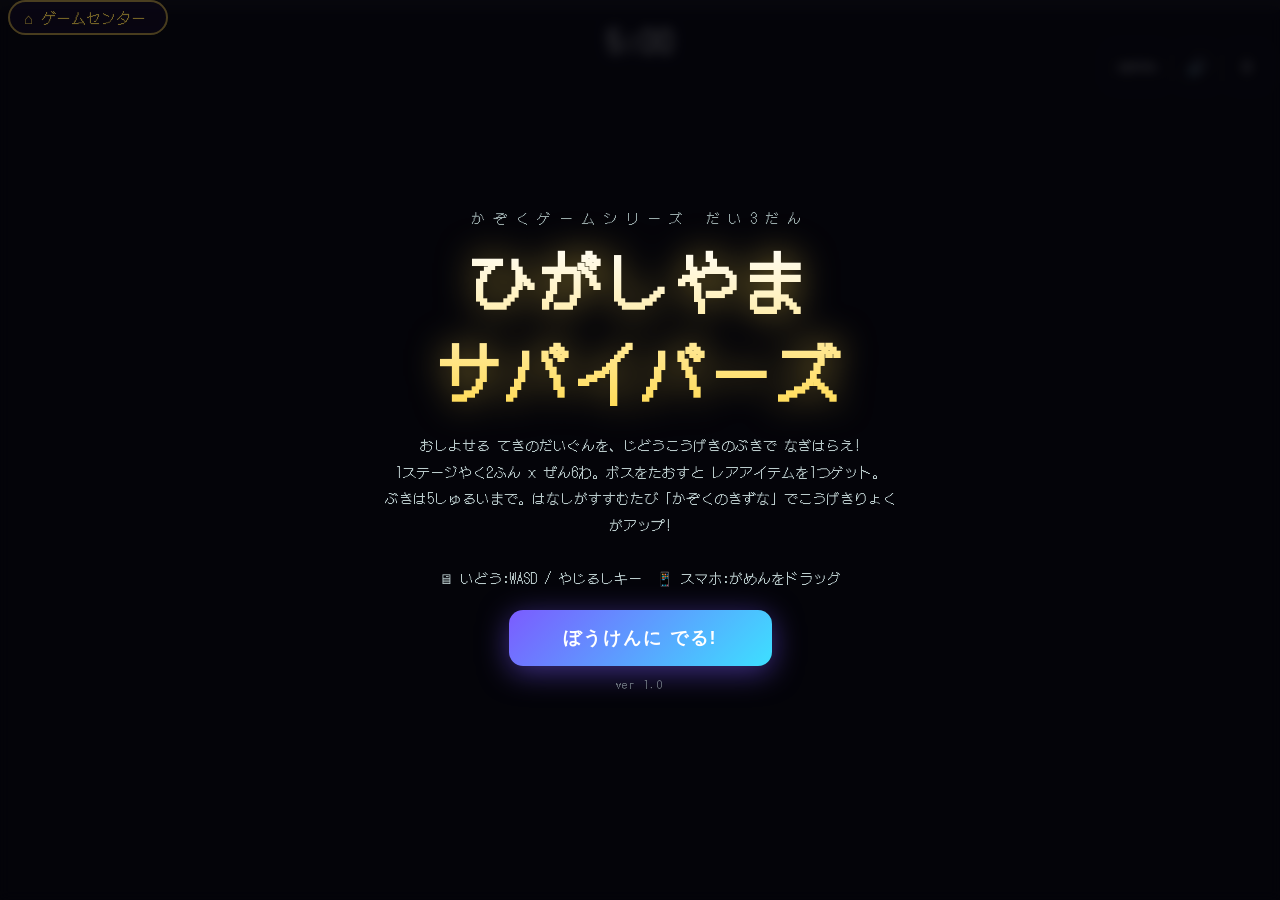
<file: games/survivors/index.html>
<!DOCTYPE html>
<html lang="ja">
<head>
<meta charset="UTF-8">
<meta name="viewport" content="width=device-width, initial-scale=1.0, maximum-scale=1.0, user-scalable=no">
<title>ひがしやまサバイバーズ - かぞくでいきのこれ!</title>
<link rel="preconnect" href="https://fonts.googleapis.com">
<link href="https://fonts.googleapis.com/css2?family=DotGothic16&display=swap" rel="stylesheet">
<style>
  * { margin:0; padding:0; box-sizing:border-box; -webkit-tap-highlight-color:transparent; }
  html,body { width:100%; height:100%; overflow:hidden; background:#06060a; font-family:'DotGothic16','Hiragino Kaku Gothic ProN','Yu Gothic',sans-serif; touch-action:none; }
  #cv { position:absolute; inset:0; display:block; }
  .hud { position:absolute; left:0; right:0; top:0; padding:8px 12px; pointer-events:none; color:#fff; z-index:5; text-shadow:0 1px 3px #000; }
  #xpbar { position:absolute; top:0; left:0; right:0; height:10px; background:rgba(255,255,255,.08); z-index:6; }
  #xpfill { height:100%; width:0%; background:linear-gradient(90deg,#3de0ff,#7b5cff); box-shadow:0 0 10px #3de0ff; transition:width .15s; }
  #toprow { display:flex; justify-content:space-between; align-items:flex-start; margin-top:10px; font-size:13px; }
  #timer { font-size:30px; font-weight:800; letter-spacing:2px; text-align:center; font-variant-numeric:tabular-nums; }
  #stagename { text-align:center; font-size:12px; opacity:.85; letter-spacing:3px; }
  #lv { font-weight:700; }
  #kit { display:flex; flex-wrap:wrap; gap:3px; margin-top:6px; max-width:min(62vw,340px); }
  .kiti { position:relative; display:inline-flex; align-items:center; justify-content:center; width:30px; height:30px; font-size:17px; background:rgba(20,24,40,.78); border:1px solid rgba(120,150,255,.5); border-radius:7px; }
  .kiti.pas { border-color:rgba(120,255,180,.45); }
  .kiti.rar { border-color:rgba(255,210,61,.7); background:rgba(50,40,12,.8); box-shadow:0 0 7px rgba(255,210,61,.3); }
  .kiti b { position:absolute; right:-2px; bottom:-3px; font-size:10px; font-weight:800; color:#fff; background:rgba(0,0,0,.75); border-radius:5px; padding:0 2.5px; line-height:1.3; }
  .statline { font-size:12px; opacity:.9; line-height:1.5; }
  #bossbar { position:absolute; bottom:14px; left:50%; transform:translateX(-50%); width:min(560px,86%); display:none; z-index:6; }
  #bossname { color:#ff6a6a; font-size:12px; letter-spacing:3px; text-align:center; margin-bottom:4px; text-shadow:0 0 8px #f00; }
  #bossbg { height:14px; background:rgba(255,255,255,.1); border:1px solid rgba(255,100,100,.5); border-radius:7px; overflow:hidden; }
  #bossfill { height:100%; width:100%; background:linear-gradient(90deg,#ff3b3b,#ff9d3b); }
  #bosshp { color:#ffd0d0; font-size:11px; text-align:center; margin-top:3px; opacity:.85; text-shadow:0 0 6px rgba(0,0,0,.6); }
  #fpsbtn { position:absolute; top:46px; right:112px; z-index:7; height:42px; padding:0 10px; border-radius:10px; border:1px solid rgba(255,255,255,.25); background:rgba(0,0,0,.4); color:#fff; font-size:13px; font-weight:700; cursor:pointer; }
  #mutebtn { position:absolute; top:46px; right:62px; z-index:7; width:42px; height:42px; border-radius:10px; border:1px solid rgba(255,255,255,.25); background:rgba(0,0,0,.4); color:#fff; font-size:18px; cursor:pointer; }
  #pausebtn { position:absolute; top:46px; right:12px; z-index:7; width:42px; height:42px; border-radius:10px; border:1px solid rgba(255,255,255,.25); background:rgba(0,0,0,.4); color:#fff; font-size:18px; cursor:pointer; }
  .overlay { position:absolute; inset:0; display:none; align-items:center; justify-content:flex-start; flex-direction:column; background:rgba(4,4,10,.82); backdrop-filter:blur(6px); z-index:20; color:#fff; text-align:center; padding:20px 14px; overflow-y:auto; overscroll-behavior:contain; -webkit-overflow-scrolling:touch; }
  .overlay.show { display:flex; }
  /* オーバーレイ内は上下に自動マージンで中央寄せしつつ、はみ出す分はスクロール */
  .overlay > :first-child { margin-top:auto; }
  .overlay > :last-child { margin-bottom:auto; }
  .title-jp { font-size:14px; letter-spacing:8px; color:#9aa; margin-bottom:6px; }
  .title-en { font-size:clamp(34px,8vw,64px); font-weight:900; letter-spacing:4px; background:linear-gradient(180deg,#fff,#7b5cff); -webkit-background-clip:text; background-clip:text; color:transparent; filter:drop-shadow(0 0 18px rgba(123,92,255,.6)); margin-bottom:14px; }
  .sub { color:#bcc; font-size:14px; line-height:1.9; margin-bottom:18px; max-width:520px; }
  .btn { pointer-events:auto; cursor:pointer; border:none; font-weight:800; font-size:18px; letter-spacing:2px; color:#fff; padding:16px 54px; border-radius:14px; background:linear-gradient(135deg,#7b5cff,#3de0ff); box-shadow:0 6px 30px rgba(123,92,255,.5); transition:transform .1s; }
  .btn:active { transform:scale(.95); }
  .btn.ghost { background:rgba(255,255,255,.08); border:1px solid rgba(255,255,255,.25); box-shadow:none; font-size:14px; padding:12px 30px; margin-top:14px; }
  .ver-tag { margin-top:10px; font-size:11px; letter-spacing:.12em; color:#bcc; opacity:.6; }
  #cards,#rarecards,#wcards,#ccards,#dcards { display:flex; gap:12px; flex-wrap:wrap; justify-content:center; align-items:stretch; width:100%; max-width:820px; }
  /* スマホ: 武器/レア/難易度カードは横いっぱいの1列、キャラは2列 */
  #cards > .card,#rarecards > .card,#wcards > .card,#dcards > .card { width:min(300px,92vw); }
  #ccards > .card { width:min(150px,42vw); }
  .card { pointer-events:auto; cursor:pointer; width:min(230px,86vw); background:linear-gradient(180deg,rgba(40,40,70,.95),rgba(18,18,34,.95)); border:1px solid rgba(140,140,255,.4); border-radius:14px; padding:14px 14px; text-align:left; transition:transform .12s, border-color .12s; }
  .card:hover { transform:translateY(-4px); border-color:#3de0ff; }
  .card.rare { border-color:rgba(255,210,61,.55); background:linear-gradient(180deg,rgba(70,55,20,.95),rgba(30,24,10,.95)); box-shadow:0 0 24px rgba(255,210,61,.18); }
  .card.rare:hover { border-color:#ffd23d; }
  /* --- 固有武器カード: 金枠+虹光彩で「そのキャラ専用」を強調 --- */
  .card.uniq { border:2px solid #ffd23d; background:linear-gradient(180deg,rgba(72,52,86,.96),rgba(30,20,40,.96)); box-shadow:0 0 26px rgba(255,120,220,.35); position:relative; overflow:hidden; }
  .card.uniq:hover { border-color:#fff; box-shadow:0 0 34px rgba(255,150,230,.55); }
  .card.uniq::before { content:''; position:absolute; inset:-40% -60%; background:conic-gradient(from 0deg,rgba(255,215,80,.0),rgba(255,120,220,.18),rgba(90,220,255,.18),rgba(255,215,80,.0)); animation:uniqSpin 6s linear infinite; pointer-events:none; }
  @keyframes uniqSpin { to { transform:rotate(360deg); } }
  .card.uniq > * { position:relative; z-index:1; }
  .card.uniq .tg { color:#ff8fe0; font-weight:800; }
  .card .ribbon { position:absolute; top:10px; right:-30px; transform:rotate(38deg); background:linear-gradient(90deg,#ff5f9e,#ffb04d); color:#2a1030; font-size:10px; font-weight:900; letter-spacing:1px; padding:3px 34px; box-shadow:0 2px 6px rgba(0,0,0,.4); z-index:2; }
  .card .ic { font-size:34px; }
  .card .nm { font-size:16px; font-weight:800; margin:8px 0 2px; }
  .card .tg { font-size:11px; color:#3de0ff; letter-spacing:1px; margin-bottom:6px; }
  .card .tg.new { color:#ffd23d; }
  .card .ds { font-size:12.5px; color:#aab; line-height:1.6; }
  .bigstat { font-size:15px; line-height:2.1; color:#cdd; margin-bottom:10px; }
  .bigstat b { color:#ffd23d; font-size:20px; }
  #clearstats,#overstats { font-size:14px; color:#9ab; line-height:2; margin-bottom:18px; }
  h2.ov { font-size:clamp(28px,7vw,46px); font-weight:900; letter-spacing:6px; margin-bottom:16px; }
  .gold { background:linear-gradient(180deg,#fff6c8,#ffb73d); -webkit-background-clip:text; background-clip:text; color:transparent; filter:drop-shadow(0 0 20px rgba(255,183,61,.7)); }
  .red { color:#ff5d5d; text-shadow:0 0 20px rgba(255,0,0,.6); }
  #soulink { cursor:default; }

  /* ============ スマホ最適化(狭い画面) ============ */
  @media (max-width:640px){
    .overlay { padding:16px 10px; }
    .title-jp { letter-spacing:5px; margin-bottom:4px; }
    .title-en { margin-bottom:10px; }
    .sub { font-size:12.5px; line-height:1.7; margin-bottom:14px; }
    h2.ov { letter-spacing:3px; margin-bottom:12px; }
    #cards,#rarecards,#wcards,#ccards,#dcards { gap:10px; }
    /* 武器・レア・難易度カードは横長1枚(アイコン左・テキスト右)で高さを節約 */
    #wcards > .card,#rarecards > .card,#dcards > .card{
      width:min(340px,94vw); display:grid; grid-template-columns:52px 1fr; column-gap:12px; align-items:center; padding:12px 14px;
    }
    #wcards > .card .ic,#rarecards > .card .ic,#dcards > .card .ic{ grid-row:1 / span 3; font-size:34px; text-align:center; align-self:center; }
    #wcards > .card .nm,#rarecards > .card .nm,#dcards > .card .nm{ margin:0; }
    #wcards > .card .tg,#rarecards > .card .tg,#dcards > .card .tg{ margin:1px 0 2px; }
    #wcards > .card .ds,#rarecards > .card .ds,#dcards > .card .ds{ font-size:12px; line-height:1.5; }
    /* キャラは2列表示(縦積みカード) */
    #ccards > .card{ width:min(160px,44vw); padding:12px 10px; }
    #ccards .ds{ font-size:11px; line-height:1.5; }
    .card .ribbon{ top:8px; right:-32px; font-size:9px; padding:2px 34px; }
    .btn{ font-size:16px; padding:14px 40px; }
    /* HUDボタンが小さすぎ/近すぎないように再配置 */
    #fpsbtn{ right:104px; height:38px; font-size:12px; }
    #mutebtn{ right:58px; width:38px; height:38px; font-size:16px; }
    #pausebtn{ right:12px; width:38px; height:38px; font-size:16px; }
  }
  /* さらに極小画面(iPhone SE 等) */
  @media (max-width:380px){
    #ccards > .card{ width:min(150px,46vw); }
    .card .nm{ font-size:15px; }
    .card .ds{ font-size:11px; }
    h2.ov{ font-size:clamp(24px,7vw,40px); }
  }
  /* 横向き(ランドスケープ)で高さが足りない時: 中央寄せをやめて上詰めスクロール */
  @media (max-height:560px){
    .overlay{ justify-content:flex-start; }
    .overlay > :first-child{ margin-top:0; }
    .overlay > :last-child{ margin-bottom:0; }
    .title-en{ font-size:clamp(26px,6vw,44px); margin-bottom:6px; }
    .sub{ margin-bottom:10px; }
  }
</style>
</head>
<body>
<canvas id="cv"></canvas>
<div id="xpbar"><div id="xpfill"></div></div>
<div class="hud">
  <div id="toprow">
    <div class="statline" id="lstat"></div>
    <div>
      <div id="timer">5:00</div>
      <div id="stagename"></div>
    </div>
    <div class="statline" id="rstat" style="text-align:right"></div>
  </div>
</div>
<button id="pausebtn">⏸</button>
<button id="mutebtn">🔊</button>
<button id="fpsbtn">30FPS</button>
<div id="bossbar"><div id="bossname"></div><div id="bossbg"><div id="bossfill"></div></div><div id="bosshp"></div></div>

<div class="overlay show" id="menu">
  <div class="title-jp">かぞくゲームシリーズ だい3だん</div>
  <div class="title-en" style="background:linear-gradient(180deg,#fff,#ffd94d);-webkit-background-clip:text;background-clip:text;filter:drop-shadow(0 0 18px rgba(255,217,77,.55))">ひがしやま<br>サバイバーズ</div>
  <div class="sub">おしよせる てきのだいぐんを、じどうこうげきのぶきで なぎはらえ!<br>
  1ステージやく2ふん × ぜん6わ。ボスをたおすと レアアイテムを1つゲット。<br>
  ぶきは5しゅるいまで。はなしがすすむたび「<span id="soulink">かぞくのきずな</span>」でこうげきりょくがアップ!<br><br>
  🖥 いどう:WASD / やじるしキー　📱 スマホ:がめんをドラッグ</div>
  <button class="btn" id="startbtn">ぼうけんに でる!</button>
  <div class="ver-tag" id="ver-tag"></div>
</div>

<div class="overlay" id="diffov">
  <h2 class="ov" style="color:#3de0ff;text-shadow:0 0 20px rgba(61,224,255,.6)">むずかしさをえらべ</h2>
  <div id="dcards"></div>
</div>

<div class="overlay" id="charov">
  <h2 class="ov" style="color:#ffd94d;text-shadow:0 0 20px rgba(255,217,77,.5)">キャラクターをえらべ</h2>
  <div class="sub">それぞれ とくべつなちからと、じぶんだけのぶきをもっている。だれであそぶ?</div>
  <div id="ccards"></div>
</div>

<div class="overlay" id="wselov">
  <h2 class="ov" style="color:#3de0ff;text-shadow:0 0 20px rgba(61,224,255,.6)">さいしょのぶきをえらべ</h2>
  <div class="sub"><b id="uniqhint" style="color:#ff8fe0"></b><br>この3つのなかから、さいしょのぶきを1つえらぼう。</div>
  <div id="wcards"></div>
</div>

<div class="overlay" id="levelup">
  <h2 class="ov" style="color:#3de0ff;text-shadow:0 0 20px rgba(61,224,255,.6)">LEVEL UP!</h2>
  <div id="cards"></div>
</div>

<div class="overlay" id="rareov">
  <h2 class="ov gold">RARE ITEM</h2>
  <div class="sub">ボスをたおした ごほうびだ!<br><b style='color:#ffd23d'>3つのなかから1つだけ</b>えらべるぞ。</div>
  <div id="rarecards"></div>
</div>

<div class="overlay" id="stageclear">
  <h2 class="ov gold">STAGE CLEAR</h2>
  <div class="bigstat" id="soulgain"></div>
  <div id="clearstats"></div>
  <button class="btn" id="nextbtn">つぎのはなしへ</button>
</div>

<div class="overlay" id="gameover">
  <h2 class="ov red">GAME OVER</h2>
  <div id="overstats"></div>
  <button class="btn" id="retrybtn">もういちど ちょうせん!</button>
</div>

<div class="overlay" id="gameclear">
  <h2 class="ov gold">GAME CLEAR!</h2>
  <div class="sub">真のまおうをたおして、まちにへいわがもどった!<br>ひがしやまけは、きょうも げんき!</div>
  <div id="finalstats" style="font-size:14px;color:#9ab;line-height:2;margin-bottom:18px"></div>
  <button class="btn" id="againbtn">さいしょからあそぶ</button>
</div>

<div class="overlay" id="pauseov">
  <h2 class="ov" style="color:#ccd">PAUSE</h2>
  <div id="buildlist" style="font-size:14px;color:#bcd;line-height:2;margin-bottom:10px;max-width:560px"></div>
  <button class="btn" id="resumebtn">つづける</button>
  <button class="btn ghost" id="quitbtn">タイトルにもどる</button>
</div>
<script>
(function(root){
'use strict';
const clone=x=>JSON.parse(JSON.stringify(x));
function safeTree(x,depth=0){if(depth>40)return false;if(x===null||typeof x==='boolean')return true;if(typeof x==='number')return Number.isFinite(x);if(typeof x==='string')return x.length<=1500000;if(typeof x!=='object')return false;if(Array.isArray(x))return x.length<=20000&&x.every(v=>safeTree(v,depth+1));return Object.keys(x).length<=5000&&Object.keys(x).every(k=>!['__proto__','constructor','prototype'].includes(k)&&safeTree(x[k],depth+1));}
function checksum(s){let h=2166136261;for(let i=0;i<s.length;i++)h=Math.imul(h^s.charCodeAt(i),16777619);return(h>>>0).toString(36);}
function create(game,validate,storage){
 const key='higashiyama:'+game+':v1';let issue='';
 function pack(data){if(!safeTree(data)||!validate(data))throw Error('きろくの かたちが ちがうよ');return {version:1,game,data:clone(data)};}
 function read(raw){if(typeof raw!=='string'||raw.length>2000000)throw Error('きろくが おおきすぎるよ');const p=JSON.parse(raw);if(!safeTree(p)||p.version!==1||p.game!==game||!validate(p.data))throw Error('このゲームの きろくでは ないよ');return clone(p.data);}
 return {key,get issue(){return issue;},load(){try{const raw=storage().getItem(key);if(!raw)return null;return read(raw);}catch(e){issue='きろくを よめません。あいことばから もどせます。';return null;}},save(data){try{storage().setItem(key,JSON.stringify(pack(data)));issue='';return true;}catch(e){issue='このブラウザに ほぞんできません。あいことばを コピーしてね。';return false;}},encode(data){const s=JSON.stringify(pack(data));return 'HG1.'+checksum(s)+'.'+encodeURIComponent(s);},decode(code){if(typeof code!=='string'||code.length>6000000)throw Error('あいことばが ながすぎるよ');const m=/^HG1\.([a-z0-9]+)\.(.+)$/.exec(code.trim());if(!m)throw Error('あいことばが ちがうよ');let s;try{s=decodeURIComponent(m[2]);}catch(e){throw Error('あいことばが こわれているよ');}if(checksum(s)!==m[1])throw Error('あいことばが とぎれているよ');return read(s);}};
}
function mount(game,config){
 if(typeof root.addEventListener!=='function'||typeof document==='undefined'||!document.body||typeof document.createElement('button').setAttribute!=='function')return null;
 const store=create(game,config.validate,()=>root.localStorage);let saved=store.load(),last='',busy=false,dialog=null;
 if(saved&&config.progress)try{config.progress(clone(saved));}catch(e){saved=null;}
 function capture(){if(busy)return saved;try{const value=config.capture(saved&&clone(saved));if(value){const raw=JSON.stringify(value);if(raw!==last){if(!safeTree(value)||!config.validate(value))return saved;saved=clone(value);store.save(saved);last=raw;}}}catch(e){/* Keep the last valid checkpoint during transitions. */}
 if(button)button.textContent=store.issue?'⚠ ほぞん':'💾 きろく・つづき';
 if(homeMark)homeMark.textContent=store.issue?' ⚠':'';    // ほぞんできない ときだけ しるしを だす
 return saved;}
 /* ひだりうえの「ゲームセンター」ボタンに メニューを まとめる。
    みぎしたに ボタンを おくと、ゲームの そうさボタン(だす・たたかう など)と
    かさなって しまうため。ホームのリンクが みつからない ときだけ、
    ほけんとして みぎしたの ボタンを つくる。 */
 const byId=id=>{try{return typeof document.getElementById==='function'?document.getElementById(id):null;}catch(e){return null;}};
 let button=null,homeMark=null,homeLink=null,homeHref='../../index.html',homeOrig=null;
 /* ホームのリンクは ページの いちばん さいごに おかれる ゲームが おおく、
    スクリプトの じっこうじには まだ そんざいしない。DOMが そろってから むすびつける。
    ※ここに body の とじタグを かくと inject_home.py が ごにんしきするので かかない */
 function attachHome(){
  if(homeLink)return true;
  const el=byId('homeBtn')||byId('home');
  if(!el)return false;
  homeLink=el;homeHref=el.getAttribute('href')||'../../index.html';homeOrig=el.onclick;
  el.onclick=e=>{ if(e&&e.preventDefault)e.preventDefault(); openMenu(); return false; };
  el.setAttribute('aria-haspopup','dialog');
  homeMark=document.createElement('span');homeMark.style.cssText='color:#ffb35c';el.appendChild(homeMark);
  if(button){try{button.remove();}catch(e){}button=null;}
  return true;
 }
 function fallbackButton(){
  if(button||homeLink)return;
  button=document.createElement('button');button.type='button';button.textContent=store.issue?'⚠ ほぞん':'💾 きろく・つづき';
  button.setAttribute('aria-label','じどうほぞん・つづき・あいことば');
  button.style.cssText='position:fixed;right:8px;bottom:calc(8px + env(safe-area-inset-bottom));z-index:100005;min-height:40px;padding:8px 12px;border:2px solid #8eb59d;border-radius:20px;background:#f8fff5;color:#234936;font:14px sans-serif;opacity:.9';
  document.body.appendChild(button);button.onclick=openMenu;
 }
 if(!attachHome()){
  if(document.readyState==='loading')document.addEventListener('DOMContentLoaded',()=>{if(!attachHome())fallbackButton();});
  else fallbackButton();
 }
 function openMenu(){
  if(dialog)return;
  capture();if(config.pause)config.pause();busy=true;
  dialog=document.createElement('dialog');dialog.style.cssText='max-width:460px;width:calc(100% - 48px);max-height:85svh;overflow:auto;padding:20px;border:2px solid #8eb59d;border-radius:18px;background:#f8fff5;color:#234936;font:16px sans-serif';
  for(const type of ['keydown','keyup','pointerdown','pointerup'])dialog.addEventListener(type,e=>e.stopPropagation());
  const title=document.createElement('h2');title.style.cssText='margin:0 0 8px';dialog.appendChild(title);
  const note=document.createElement('p');dialog.appendChild(note);
  const body=document.createElement('div');dialog.appendChild(body);
  const input=document.createElement('textarea');input.setAttribute('aria-label','バックアップの あいことば');input.rows=4;
  input.style.cssText='box-sizing:border-box;width:100%;user-select:text;font:14px monospace';
  const add=(parent,label,fn,accent)=>{const b=document.createElement('button');b.textContent=label;b.type='button';
   b.style.cssText='display:block;width:100%;min-height:44px;margin-top:8px;font:inherit'+(accent?';border:2px solid #8eb59d;background:#e7f6ec':'');
   b.onclick=async()=>{try{await fn();}catch(e){note.textContent=e.message||'きろくを たしかめてね';}};parent.appendChild(b);return b;};

  function menuView(){
   title.textContent='メニュー';
   note.textContent=store.issue||config.note||'じどうで ほぞんしています。';
   body.replaceChildren();
   add(body,'タイトル画面へ もどる',()=>{ capture(); dialog.close(); if(config.toTitle)config.toTitle(); else root.location.reload(); });
   add(body,'ゲームセンターへ もどる',()=>{ capture(); dialog.close();
    if(homeOrig){ const ev={preventDefault(){},stopPropagation(){},type:'click'};
     if(homeOrig.call(homeLink,ev)===false)return; }      // ゲームがわの かくにんダイアログに まかせる
    root.location.href=homeHref; });
   add(body,'きろく（あいことばを だす）',()=>recordView());
   add(body,'つづき（きろくから もどる）',()=>continueView());
   add(body,'とじる',()=>dialog.close());
  }
  function recordView(){
   title.textContent='きろく';
   if(!saved){note.textContent='まだ きろくが ないよ。';}
   else {input.value=store.encode(saved);note.textContent='ぜんぶ コピーして メモに のこしてね。';}
   body.replaceChildren();body.appendChild(input);
   if(saved){input.focus();input.select();
    add(body,'コピー',async()=>{input.focus();input.select();
     /* クリップボードは つかえない ことが ある(おうちの LANは http なので とくに)。
        しっぱいしても なまの えいごエラーを だささず、てで コピーする ように あんないする。 */
     let done=false;
     try{ if(root.navigator?.clipboard?.writeText){ await root.navigator.clipboard.writeText(input.value); done=true; } }catch(e){}
     if(!done){ try{ done=!!(document.execCommand&&document.execCommand('copy')); }catch(e){} }
     note.textContent=done?'コピーしたよ。メモに のこしてね。':'えらんである あいことばを、ながおしして コピーしてね。';
     input.focus();input.select();},true);}
   add(body,'もどる',()=>menuView());
  }
  function continueView(){
   title.textContent='つづき';
   note.textContent='ほぞんした つづきから さいかいするか、あいことばを いれてね。';
   input.value='';body.replaceChildren();
   add(body,'ほぞんした つづきから',()=>{if(!saved)throw Error('まだ きろくが ないよ');config.restore(clone(saved));dialog.close();},true);
   body.appendChild(input);
   add(body,'いれた きろくで つづける',()=>{const data=store.decode(input.value);config.restore(data);saved=config.capture(data)||data;store.save(saved);last=JSON.stringify(saved);dialog.close();});
   add(body,'もどる',()=>menuView());
  }
  menuView();
  dialog.addEventListener('close',()=>{busy=false;dialog.remove();dialog=null;if(config.unpause)config.unpause();capture();});
  document.body.appendChild(dialog);dialog.showModal();
 }
 const timer=setInterval(capture,config.interval||1000);root.addEventListener('pagehide',capture);document.addEventListener('click',()=>setTimeout(capture,0));document.addEventListener('visibilitychange',()=>{if(document.hidden)capture();});
 return {capture,store,get saved(){return saved;},stop(){clearInterval(timer);}};
}
root.HGSave={create,mount,safeTree,clone};if(typeof module!=='undefined'&&module.exports)module.exports=root.HGSave;
})(typeof globalThis!=='undefined'?globalThis:this);
"use strict";
const cv=document.getElementById('cv'),ctx=cv.getContext('2d');
let W=innerWidth,H=innerHeight;
function resize(){W=innerWidth;H=innerHeight;cv.width=W*devicePixelRatio;cv.height=H*devicePixelRatio;cv.style.width=W+'px';cv.style.height=H+'px';ctx.setTransform(devicePixelRatio,0,0,devicePixelRatio,0,0);}
addEventListener('resize',resize);resize();

/* ---------- utils ---------- */
const TAU=Math.PI*2;
const rnd=(a,b)=>a+Math.random()*(b-a);
const ri=(a,b)=>Math.floor(rnd(a,b+1));
const clamp=(v,a,b)=>v<a?a:v>b?b:v;
const dist2=(ax,ay,bx,by)=>{const dx=ax-bx,dy=ay-by;return dx*dx+dy*dy;};
function fmt(n){if(n>=1e9)return(n/1e9).toFixed(1)+'B';if(n>=1e6)return(n/1e6).toFixed(1)+'M';if(n>=1e3)return(n/1e3).toFixed(1)+'k';return Math.floor(n)+'';}
function fmtT(s){s=Math.max(0,Math.ceil(s));return Math.floor(s/60)+':'+('0'+(s%60)).slice(-2);}
function pickN(arr,n){const a=arr.slice(),r=[];while(a.length&&r.length<n){r.push(a.splice(ri(0,a.length-1),1)[0]);}return r;}

/* ---------- spatial grid (処理落ち対策: 総当たり衝突判定を近傍セル判定に) ---------- */
const EGRID=new Map(),BGRID=new Map();
const GCS=96,BCS=64;
function buildEGrid(){
 EGRID.clear();G.bossL=[];
 for(const e of G.enemies){
  if(e.boss){G.bossL.push(e);continue;} // 巨大化ボスはセル幅超えのため別枠で全走査
  const k=Math.floor(e.x/GCS)+','+Math.floor(e.y/GCS);
  let a=EGRID.get(k);if(!a){a=[];EGRID.set(k,a);}a.push(e);
 }
}
function forECircle(x,y,R,fn){ // fnがtrueを返したら打ち切り
 const c0=Math.floor((x-R)/GCS),c1=Math.floor((x+R)/GCS),r0=Math.floor((y-R)/GCS),r1=Math.floor((y+R)/GCS);
 for(let cy=r0;cy<=r1;cy++)for(let cx=c0;cx<=c1;cx++){
  const a=EGRID.get(cx+','+cy);if(!a)continue;
  for(let i=0;i<a.length;i++)if(fn(a[i]))return;
 }
 const bl=(G&&G.bossL)||[];
 for(let i=0;i<bl.length;i++){if(!bl[i].dead&&fn(bl[i]))return;}
}
function buildBGrid(){
 BGRID.clear();
 for(const b of G.bullets){
  if(b.life<=0)continue;
  const k=Math.floor(b.x/BCS)+','+Math.floor(b.y/BCS);
  let a=BGRID.get(k);if(!a){a=[];BGRID.set(k,a);}a.push(b);
 }
}
function forBNear(x,y,fn){
 const cx=Math.floor(x/BCS),cy=Math.floor(y/BCS);
 for(let j=-1;j<=1;j++)for(let i=-1;i<=1;i++){
  const a=BGRID.get((cx+i)+','+(cy+j));if(!a)continue;
  for(let n=0;n<a.length;n++)if(fn(a[n]))return;
 }
}

/* ---------- stage data ---------- */
const STAGES=[
 {name:'第1話 しょうてんがいの ケンカ',bg:'#0a1410',fog:'#1c3a26',acc:'#4caf6e'},
 {name:'第2話 モンスターのもり',bg:'#07130c',fog:'#153a20',acc:'#57c96a'},
 {name:'第3話 あくのていこく ようさい',bg:'#0d0a05',fog:'#332810',acc:'#ffd23d'},
 {name:'第4話 ドラゴンのけいこく',bg:'#1a0808',fog:'#4a1212',acc:'#ff5d3b'},
 {name:'第5話 やみのぐんぜい',bg:'#0a0820',fog:'#241452',acc:'#8a6cff'},
 {name:'さいしゅうわ 真のまおうじょう',bg:'#100010',fog:'#3a0a3a',acc:'#ff3ddd'},
];
const MAX_STAGE=6;
const STAGE_TIME=120;            // 2分
const BOSS_AT=60;                // 開始60秒でボス出現(クリア短縮)
const HP_MULT=2.7;               // ステージ毎の敵HP倍率(インフレ)
const XP_MULT=2.5;               // ステージ毎の経験値倍率(インフレ)
// きずな突入ボーナス: ボス撃破直後に雑魚を瞬殺しないよう旧比約2/3にマイルド化
// (敵HPインフレ側 stageHP() も同率で圧縮し、道中の体感難易度は従来を踏襲)
const SOUL_ENTRY={2:1.4,3:4.0,4:5.5,5:8.0,6:12.0};
/* ---------- difficulty ---------- */
const DIFFS={
 easy:{key:'easy',name:'かんたん',sub:'はじめてでも あんしん。てきがよわめで、けいけんちもふえやすい',eHP:0.55,eDmg:0.55,bSpd:0.85,rate:0.85,xp:1.25},
 normal:{key:'normal',name:'ふつう',sub:'ほんかくてきなバランス。やりごたえ たっぷり',eHP:1,eDmg:1,bSpd:1,rate:1,xp:1},
};
let DIFF=DIFFS.normal;

/* ---------- weapons ---------- */
const WDEF={
 bolt:{name:'おいかけロケット',icon:'🚀',dmg:14,cd:1.05,desc:'いちばんちかいてきを おいかけるロケットだん'},
 knife:{name:'れんしゃピストル',icon:'🔫',dmg:11,cd:0.45,desc:'すすむほうこうへ たまをれんしゃする'},
 axe:{name:'つめいばくだん',icon:'💣',dmg:32,cd:1.7,desc:'たいちのはつめい。ほうぶつせんをえがいて だいばくはつ'},
 orb:{name:'まもりドローン',icon:'🛰️',dmg:14,cd:0,desc:'まわりをぐるぐるまわって てきをふきとばす'},
 aura:{name:'びりびりコイル',icon:'⚡',dmg:7,cd:0.5,desc:'まわりのてきに でんげきをあたえつづける'},
 thunder:{name:'迫撃砲',icon:'🎯',dmg:29,cd:2.2,desc:'(廃止)'},
 boomer:{name:'かいてんノコぎり',icon:'⚙️',dmg:19,cd:1.9,desc:'なげたあと もどってきて ぜんぶきりさく'},
laser:{name:'レールガン',icon:'🔥',dmg:14,cd:2.4,desc:'(廃止)'},
 bazooka:{name:'ドラゴンばくだん',icon:'💥',dmg:60,cd:1.6,desc:'きょだいなほのおのたま。ゆっくりだけど ちょうつよい'},
 drone:{name:'じばくメカ',icon:'🛸',dmg:10,cd:3.6,desc:'てきをおいかけて 3びょうごに だいばくはつ'}, // 連射間隔を1.8→3.6に(強すぎ調整)
 /* --- キャラ固有武器(own=そのキャラ専用。初期装備・他キャラには出現しない) --- */
 slash:{name:'しっぷうかまいたち',icon:'🌪️',own:'kento',dmg:15,cd:1.15,desc:'けんとせんよう。すすむほうこうへ つらぬくかまいたち'},
 rail:{name:'はつめいレールガン',icon:'📡',own:'taichi',dmg:21,cd:2.6,desc:'たいちせんよう。ちかくのてきを いっちょくせんにつらぬくビーム'},
 note:{name:'おんぷシャワー',icon:'🎵',own:'nozomi',dmg:12,cd:1.9,desc:'のぞみせんよう。おんぷが まわりにとびちる'},
 light:{name:'ペンライトスイング',icon:'🪄',own:'erika',dmg:26,cd:1.05,desc:'えりかせんよう。めのまえを おうえんペンライトでなぎはらう'},
 bottle:{name:'まほうのとっくり',icon:'🍶',own:'yushi',dmg:9,cd:2.4,desc:'ゆうしせんよう。とっくりをなげて ビリビリのみずたまりをつくる'},
};
const UNIQ={kento:'slash',taichi:'rail',nozomi:'note',erika:'light',yushi:'bottle'};
const WKEYS=Object.keys(WDEF).filter(k=>k!=='thunder'&&k!=='laser'&&!WDEF[k].own); // 廃止武器と固有武器はランダム候補から除外
/* ---------- passives ---------- */
const PDEF={
 power:{name:'ちからのバッジ',icon:'💪',desc:'こうげきりょく +15%',max:2},
 haste:{name:'はやわざどけい',icon:'⏳',desc:'こうげきかんかく -8%',max:2},
 multi:{name:'ぶんれつのたま',icon:'🎯',desc:'たまのかず +1',max:2},
 speed:{name:'しっぷうのくつ',icon:'👟',desc:'いどうスピード +8%',max:2},
 vit:{name:'いのちのハート',icon:'❤️',desc:'さいだいHP +20% & HP30%かいふく',max:2},
 magnet:{name:'ひきよせマグネット',icon:'🧲',desc:'かいしゅうはんい +35%',max:2},
 crit:{name:'かいしんのめがね',icon:'👁️',desc:'クリティカルりつ +7%',max:2},
 area:{name:'ひろがるリング',icon:'💍',desc:'こうげきはんい +20%',max:2},
 wisdom:{name:'ちえのほん',icon:'📖',desc:'けいけんち +18%',max:2},
 regen:{name:'かいふくのいずみ',icon:'💧',desc:'まいびょうHP +1.5 かいふく',max:2},
};
const PKEYS=Object.keys(PDEF);

const RDEF={ // ボス撃破ボーナス10種(1つだけ選択)。攻撃+100%は削除済み
 gear:{name:'じかんそくしんギア',icon:'⏱️',desc:'ぜんぶきの こうげきかんかく -25%',max:2},
 ammo:{name:'かくちょうだんそう',icon:'📦',desc:'ぜんぶきの たまのかず +2',max:2},
 nano:{name:'げんきもりもりドリンク',icon:'💉',desc:'さいだいHP +100%・まいびょうHP+5・HP30%かいふく',max:2},
 armor:{name:'スーパーぼうぎょスーツ',icon:'🦾',desc:'うけるダメージ -35%',max:2},
 supply:{name:'きんきゅうほきゅうぶっし',icon:'🎖️',desc:'もっているぶき・アイテムがランダムに3レベルアップ',max:2},
 charup:{name:'ヒーローかくせい',icon:'🌟',desc:'こゆうのうりょくが かくせいする',max:2,
  descF:()=>({kento:'いどう・れんしゃ・みがるさが さらにアップ!',taichi:'つめいばくだんの ばくはつかんかくが みじかくなる!',nozomi:'うたのオーラが ひろく・つよくなる(ボスもよりスローに)!',erika:'ファンサ☆の かくりつとダメージがアップ!',yushi:'かいふくとらいでんが はやく・つよくなる!'}[G.char])},
 wpnup:{name:'あいぼうチューンナップ',icon:'🔧',desc:'こゆうぶきが 2レベルアップ',max:2,
  descF:()=>WDEF[UNIQ[G.char]].name+' が いっきに2レベルアップ!'},
 vamp:{name:'モグモググローブ',icon:'🧤',desc:'てきをたおすたび HPがすこしかいふく',max:2},
 barrier:{name:'まもりのシャボン',icon:'🫧',desc:'ときどきシールドがはられ こうげきを1かいふせぐ',max:2},
 lucky:{name:'ラッキーだるま',icon:'🍀',desc:'アイテムのドロップりつ 2ばい',max:2},
};
/* ---------- playable characters (かぞく) ---------- */
const CHARS={
 kento:{name:'けんと',role:'しっぷうのぶとうか',hp:80,spdM:1.25,cdM:0.85,hitR:9,
  desc:'いどうもこうげきも とてもはやい! でもたいりょくがひくい、こうそくアタッカー'},
 taichi:{name:'たいち',role:'はつめいレンジャー',hp:100,bombEvery:5,growM:1.2,
  desc:'5びょうごとに「つめいばくだん」がじどうばくはつ! たからものもみつけやすく、レベルアップでぐんぐんせいちょう!'},
 nozomi:{name:'のぞみ',role:'うたひめダンサー',hp:95,slowR:170,slowF:0.62,xpM:1.15,
  desc:'うたのオーラで ちかくのてきをスローに。けいけんちもふえる、テクニカルがた'},
 erika:{name:'えりか',role:'でんせつのおしせんし',hp:135,critB:0.15,critX:3.0,
  desc:'クリティカル「ファンサ☆」がでやすく、3ばいダメージ! うたれづよいせんし'},
 yushi:{name:'ゆうし',role:'ほろよいだいけんじゃ',hp:110,healEvery:6,healPct:0.06,thunderEvery:8,
  desc:'ていきてきにHPかいふく&じどうらいげき。たおれにくい あんていがた'},
};
/* ---------- input ---------- */
const keys={};
addEventListener('keydown',e=>{keys[e.key.toLowerCase()]=true;if(e.key==='Escape')togglePause();});
addEventListener('keyup',e=>{keys[e.key.toLowerCase()]=false;});
let joy=null; // {sx,sy,cx,cy}
cv.addEventListener('touchstart',e=>{const t=e.changedTouches[0];joy={id:t.identifier,sx:t.clientX,sy:t.clientY,cx:t.clientX,cy:t.clientY};e.preventDefault();},{passive:false});
cv.addEventListener('touchmove',e=>{if(!joy)return;for(const t of e.changedTouches){if(t.identifier===joy.id){joy.cx=t.clientX;joy.cy=t.clientY;}}e.preventDefault();},{passive:false});
const endT=e=>{if(!joy)return;for(const t of e.changedTouches){if(t.identifier===joy.id)joy=null;}};
cv.addEventListener('touchend',endT);cv.addEventListener('touchcancel',endT);

/* ---------- game state ---------- */
let G=null, state='menu', shake=0, levelQueue=0, selChar='taichi';
let eid=0;
function newGame(){
 ecoReset();   // あたらしい ゲームでは ふかていげんを もとに もどす
 G={char:selChar,stage:1,t:0,soul:1,kills:0,totalKills:0,maxDmg:0,startReal:Date.now(),
  px:0,py:0,fx:1,fy:0,hp:100,iframe:0,
  weapons:{},passives:{},rares:{},revive:0,reviveDropped:false,
  level:1,xp:0,
  enemies:[],bullets:[],ebullets:[],gems:[],orbs:[],texts:[],fxs:[],drops:[],
  spawnAcc:0,eliteT:30,waveT:55,boss:null,bossDone:false,auraT:0,regenT:0,camx:0,camy:0};
 recalcChar();
 recalcOrbs();
 G.hp=stat.maxhp();
 for(const k in wTimers)delete wTimers[k];
}
const CH=()=>(G&&G.chEff)||CHARS[(G&&G.char)||'taichi'];
// ヒーローかくせい(charup)を反映したキャラ性能を再計算(applyRare/newGameで呼ぶ)
function recalcChar(){
 const key=(G&&G.char)||'taichi',b=CHARS[key],u=(G&&G.rares&&G.rares.charup)||0,c=Object.assign({},b);
 if(u){
  if(key==='kento'){c.spdM=b.spdM+0.10*u;c.cdM=b.cdM-0.06*u;c.hitR=Math.max(7,b.hitR-u);}
  else if(key==='taichi'){c.bombEvery=b.bombEvery*Math.pow(0.7,u);}
  else if(key==='nozomi'){c.slowR=b.slowR+45*u;c.slowF=Math.max(0.38,b.slowF-0.09*u);c.bossSlow=0.85-0.05*u;}
  else if(key==='erika'){c.critB=b.critB+0.10*u;c.critX=b.critX+0.5*u;}
  else if(key==='yushi'){c.healEvery=b.healEvery*Math.pow(0.72,u);c.thunderEvery=b.thunderEvery*Math.pow(0.72,u);c.thunderN=2+u;}
 }
 G.chEff=c;
}
const stat={
 maxhp:()=>Math.round(CH().hp*(1+0.2*(G.passives.vit||0))*(1+1.0*(G.rares.nano||0))),
 speed:()=>185*(CH().spdM||1)*(1+0.08*(G.passives.speed||0)),
 dmgMult:()=>(1+0.15*(G.passives.power||0))*G.soul,
 cdMult:()=>Math.pow(0.92,G.passives.haste||0)*Math.pow(0.75,G.rares.gear||0)*(CH().cdM||1),
 pickup:()=>70*(1+0.35*(G.passives.magnet||0)),
 critC:()=>0.07*(G.passives.crit||0)+(CH().critB||0),
 critX:()=>CH().critX||2.5,
 areaM:()=>1+0.20*(G.passives.area||0),
 xpM:()=>(1+0.18*(G.passives.wisdom||0))*(CH().xpM||1),
 multi:()=>(G.passives.multi||0)+2*(G.rares.ammo||0),
 armor:()=>Math.pow(0.65,G.rares.armor||0),
 xpNext:()=>Math.floor(8*Math.pow(1.215,G.level-1))+4*G.level,
};
function wstat(k){const lv=G.weapons[k],d=WDEF[k];
 return{lv,dmg:d.dmg*(1+0.08*(lv-1))*stat.dmgMult(),
  cd:d.cd*Math.pow(0.93,lv-1)*stat.cdMult(),
  count:1+Math.floor((lv-1)/2)+stat.multi()};}
function wUpDesc(k){
 // 次のLvで何が変わるかを具体表記
 const lv=G.weapons[k]||0,nx=lv+1;
 const dmgUp=Math.round(((1+0.08*(nx-1))/(1+0.08*(lv-1))-1)*100);
 const newCount=1+Math.floor((nx-1)/2)+stat.multi();
 const oldCount=1+Math.floor((lv-1)/2)+stat.multi();
 const cdUp=Math.round((1-Math.pow(0.93,nx-1)/Math.pow(0.93,Math.max(0,lv-1)))*100);
 let parts=['ダメージ +'+dmgUp+'%'];
 if(newCount>oldCount)parts.push('発射数 +1');
 if(lv>=1&&cdUp>0)parts.push('連射速度 +'+cdUp+'%');
 if(k==='orb'&&(2+Math.floor((nx-1)/2))>(2+Math.floor((lv-1)/2)))parts.push('ドローン +1基');
 if(k==='aura')parts.push('範囲拡大');
 if(k==='light'){parts=parts.filter(s=>!s.startsWith('発射数'));if(newCount>oldCount)parts.push('なぎはらい範囲拡大');}
 return parts.join(' / ');
}
function rollDmg(base){let c=Math.random()<stat.critC();return{v:base*(c?stat.critX():1)*rnd(0.92,1.08),c};}
</script>
<script>
"use strict";
/* ---------- spawning ---------- */
function stageMult(){return Math.pow(HP_MULT,G.stage-1);}
// きずなボーナス縮小と同率で敵HPインフレも圧縮(道中難度は従来踏襲)
function stageHP(){return {1:1,2:5.5,3:18,4:75,5:470,6:3600}[G.stage]||1;} // 攻撃+100%レア削除・報酬1択化に合わせて圧縮
function zakoSpeedMult(){return {4:1.5,5:2,6:3}[G.stage]||1;} // 雑魚移動速度
/* ================= ふかの じょうげん(スマホたいさく) =================
   てき・てきだんの さいだいすうを 1かしょで きめる。ボスの しょうかんなど
   すべての わきぐちが この かんすうを とおるので、じょうげんが かならず きく。 */
const LIMITS={enemies:230, ebullets:300, drops:40, fxs:90};
const LIMITS_BASE={enemies:230, ebullets:300, drops:40, fxs:90};
/* ---- じどう ふかていげん(たいさくC) ----
   おそい たんまつでも おちない ように、フレームじかんを みて じょうげんを さげる。
   0=ふつう / 1=かるめ / 2=さらに かるめ。はやくなれば じかんを かけて もどす。 */
let ECO=0, ecoSlow=0, ecoFast=0;
function ecoApply(){
 const k=[1,0.72,0.5][ECO];
 LIMITS.enemies =Math.round(LIMITS_BASE.enemies *k);
 LIMITS.ebullets=Math.round(LIMITS_BASE.ebullets*k);
 LIMITS.fxs     =Math.round(LIMITS_BASE.fxs     *k);
}
function ecoTick(frameMs){
 const budget=frameInterval;                 // 30FPSなら 33ms
 if(frameMs>budget*1.15){ ecoSlow++; ecoFast=0; } else if(frameMs<budget*0.6){ ecoFast++; ecoSlow=0; } else { ecoSlow=0; }
 if(ecoSlow>=20&&ECO<2){ ECO++; ecoSlow=0; ecoApply(); toast('⚙ かるいモードに きりかえました'); }
 else if(ecoFast>=300&&ECO>0){ ECO--; ecoFast=0; ecoApply(); }
}
function ecoReset(){ ECO=0; ecoSlow=0; ecoFast=0; ecoApply(); }
function enemyRoom(){ return LIMITS.enemies - G.enemies.length; }
function canSpawnEnemy(){ return G.enemies.length < LIMITS.enemies; }
function pushDrop(d){ if(G.drops.length < LIMITS.drops) G.drops.push(d); }
/* てきだんの まびき: ふるい順ではなく「がめんの そとに ある たま」から けす。
   がめんないの だんまくは のこるので、みため・むずかしさは かわりにくい。 */
function trimEbullets(){
 const over=G.ebullets.length-LIMITS.ebullets;
 if(over<=0)return;
 const halfW=W/2+80, halfH=H/2+80;
 let removed=0;
 for(let i=0;i<G.ebullets.length&&removed<over;i++){
  const b=G.ebullets[i];
  if(Math.abs(b.x-G.px)>halfW||Math.abs(b.y-G.py)>halfH){ b.life=0; removed++; }
 }
 if(removed<over){                       // それでも あまるなら ふるい順に
  for(let i=0;i<G.ebullets.length&&removed<over;i++){
   if(G.ebullets[i].life>0){ G.ebullets[i].life=0; removed++; }
  }
 }
}
function spawnEnemy(type,ang){
 if(!canSpawnEnemy())return;
 const d=Math.max(W,H)*0.62, a=ang!==undefined?ang:rnd(0,TAU);
 const x=G.px+Math.cos(a)*d, y=G.py+Math.sin(a)*d;
 const tf=1+G.t/60*0.55, sm=stageMult();
 const T={grunt:{hp:11,spd:62,r:13,dmg:9,xp:1},
          runner:{hp:6,spd:118,r:10,dmg:7,xp:1},
          tank:{hp:42,spd:40,r:21,dmg:16,xp:3},
          charger:{hp:16,spd:85,r:14,dmg:12,xp:2}}[type];
 const hd=({1:1,2:1.3,3:1.4,4:1.6,5:2.4,6:3.2}[G.stage]||1.3)*stageHP(); // 雑魚専用HP係数(ボスには非適用): 後半の瞬殺防止
 const HPv=T.hp*tf*sm*hd*DIFF.eHP;
 G.enemies.push({id:eid++,type,x,y,hp:HPv,maxhp:HPv,spd:T.spd*rnd(0.9,1.1)*(1+0.04*(G.stage-1))*zakoSpeedMult(),
  r:T.r,dmg:T.dmg*(1+0.32*(G.stage-1))*DIFF.eDmg,xp:T.xp,elite:false,boss:false,hitCD:{},wob:rnd(0,TAU)});
}
function spawnElite(){
 if(!canSpawnEnemy())return;
 const a=rnd(0,TAU),d=Math.max(W,H)*0.6;
 const tf=1+G.t/60*0.55,sm=stageMult();
 const HPv=300*tf*sm*stageHP()*DIFF.eHP;
 G.enemies.push({id:eid++,type:'elite',x:G.px+Math.cos(a)*d,y:G.py+Math.sin(a)*d,
  hp:HPv,maxhp:HPv,spd:55,r:30,dmg:22*(1+0.32*(G.stage-1))*DIFF.eDmg,xp:40,elite:true,boss:false,hitCD:{},wob:0});
}
const BOSS_NAMES=['','ボスゴブリン','てっこうナイトしょうぐん','ていこくほうだいロボ','レッドドラゴン','そうまデーモン','真のまおう'];
function EB(x,y,a,bs,r,dmg,life,dest,bhp){ // 敵弾生成(難易度で弾速を一元調整)
 const s=bs*DIFF.bSpd;
 G.ebullets.push({x,y,vx:Math.cos(a)*s,vy:Math.sin(a)*s,r,dmg,life,dest:!!dest,bhp});
}
function makeBoss(hp,x,y,opts){
 opts=opts||{};
 const b={id:eid++,type:'boss',x,y,hp,maxhp:hp,spd:(62+G.stage*4),r:opts.r||52,
  dmg:30*(1+0.35*(G.stage-1))*DIFF.eDmg,xp:300,elite:false,boss:true,hitCD:{},wob:0,dashT:4};
 Object.assign(b,opts);
 G.enemies.push(b);return b;
}
const BOSS_HP_MULT={2:0.7}; // ステージ別のボスHP個別調整(1面の追尾型ボスに対し2面が長引きすぎるため-30%)
function spawnBoss(){
 const sm=stageMult();
 // ステージ別の基準HP(要塞型は0.8倍)。5面は2体なので各体0.6倍
 let hp=2600*sm*(1+1.0*(G.stage-1))*stageHP()*((G.stage===3||G.stage===6)?0.8:1)*(BOSS_HP_MULT[G.stage]||1)*DIFF.eHP; // ステージ倍率1.4→1.0(報酬リワークに合わせ短縮)
 const fortress=(G.stage===3||G.stage===6);
 const bd=fortress?420:Math.max(W,H)*0.6;
 if(G.stage===5){
  // 双月の女王: 2体出現(各HP0.6倍)
  const h2=hp*0.6;
  const b1=makeBoss(h2,G.px-260,G.py-bd);
  const b2=makeBoss(h2,G.px+260,G.py-bd,{spr:'shadowdemon'});
  G.boss=b1;G.bosses=[b1,b2];
 }else{
  G.boss=makeBoss(hp,G.px,G.py-bd);G.bosses=[G.boss];
 }
 document.getElementById('bossbar').style.display='block';
 document.getElementById('bossname').textContent=BOSS_NAMES[G.stage]+(G.stage===5?' ×2':'');
 shake=14;SFX.bossSpawn();startMusic('boss');
}
function updateSpawn(dt){
 if(G.t<BOSS_AT){
  const rate=(1.3+G.t/60*0.85)*(1+0.18*(G.stage-1))*(G.stage>=2?1.3:1)*DIFF.rate;
  G.spawnAcc+=dt*rate;
  while(G.spawnAcc>=1&&canSpawnEnemy()){
   G.spawnAcc--;
   const r=Math.random(),late=G.t/STAGE_TIME;
   spawnEnemy(r<0.14+late*0.12?'tank':r<0.4?'runner':r<0.55?'charger':'grunt');
  }
  G.eliteT-=dt;
  if(G.eliteT<=0){G.eliteT=38;spawnElite();}
  G.waveT-=dt;
  if(G.waveT<=0){G.waveT=60;const n=24+G.stage*4;for(let i=0;i<n;i++)spawnEnemy('runner',i/n*TAU);toast('⚠ てきのだいぐんがくるぞ!');}
 }else if(!G.boss&&!G.bossDone){G.enemies.length=Math.min(G.enemies.length,80);spawnBoss();}
 if(G.drops.length>LIMITS.drops)G.drops.splice(0,G.drops.length-LIMITS.drops);
}
/* ---------- weapons fire ---------- */
function nearest(n){
 const arr=G.enemies.filter(e=>Math.abs(e.x-G.px)<W/2&&Math.abs(e.y-G.py)<H/2)
  .sort((a,b)=>dist2(a.x,a.y,G.px,G.py)-dist2(b.x,b.y,G.px,G.py));
 return arr.slice(0,n);
}
const wTimers={};
function fireWeapons(dt){
 for(const k in G.weapons){
  if(k==='orb'){continue;}
  wTimers[k]=(wTimers[k]||0)-dt;
  if(wTimers[k]>0)continue;
  const s=wstat(k);wTimers[k]=s.cd;SFX.fire();
  const A=stat.areaM();
  if(k==='bolt'){
   const ts=nearest(s.count);if(!ts.length){wTimers[k]=0.15;continue;}
   for(let i=0;i<s.count;i++){const t=ts[i%ts.length];const a=Math.atan2(t.y-G.py,t.x-G.px);
    G.bullets.push({k,x:G.px,y:G.py,vx:Math.cos(a)*430,vy:Math.sin(a)*430,r:7*A,dmg:s.dmg,pierce:1,life:1.6,hit:{},home:true});}
  }else if(k==='knife'){
   const cnt=s.count+2; // 初期から3方向
   for(let i=0;i<cnt;i++){const sp=(i-(cnt-1)/2)*0.2;const a=Math.atan2(G.fy,G.fx)+sp;
    G.bullets.push({k,x:G.px,y:G.py,vx:Math.cos(a)*640,vy:Math.sin(a)*640,r:6*A,dmg:s.dmg,pierce:2,life:1.1,hit:{}});}
  }else if(k==='axe'){
   for(let i=0;i<s.count;i++)
    G.bullets.push({k,x:G.px,y:G.py,vx:rnd(-160,160),vy:-560,r:15*A,dmg:s.dmg,pierce:99,life:2.2,hit:{},grav:980,rot:0});
  }else if(k==='thunder'){
   const ts=nearest(20).filter(e=>dist2(e.x,e.y,G.px,G.py)<(320*A)**2);
   for(let i=0;i<s.count&&ts.length;i++){
    const t=ts[ri(0,ts.length-1)];
    strike(t.x,t.y,70*A,s.dmg);
   }
   if(!ts.length)wTimers[k]=0.2;
  }else if(k==='boomer'){
   for(let i=0;i<s.count;i++){const a=Math.atan2(G.fy,G.fx)+i*(TAU/Math.max(1,s.count));
    G.bullets.push({k,x:G.px,y:G.py,vx:Math.cos(a)*420,vy:Math.sin(a)*420,r:14*A,dmg:s.dmg,pierce:999,life:2.4,hit:{},boom:1.2,rot:0});}
  }else if(k==='laser'){
   const ts=nearest(s.count);if(!ts.length){wTimers[k]=0.2;continue;}
   for(let i=0;i<s.count;i++){const t=ts[i%ts.length];laser(t,s.dmg,A);}
  }else if(k==='aura'){
   const R=95*A*(1+0.08*(s.lv-1));
   G.auraR=R;
   forECircle(G.px,G.py,R+70,e=>{if(!e.dead&&dist2(e.x,e.y,G.px,G.py)<(R+e.r)**2)hitEnemy(e,s.dmg,0.9);return false;});
   for(const b of G.ebullets){ // 弾幕も削れるが、HPの高い弾は通過してくる
    if(b.dest&&dist2(b.x,b.y,G.px,G.py)<(R+b.r)**2){b.bhp=(b.bhp===undefined?1:b.bhp)-s.dmg*0.35;
     if(b.bhp<=0){b.life=0;G.fxs.push({t:0.18,type:'pop',x:b.x,y:b.y,r:6});}}}
  }else if(k==='bazooka'){
   // ランダム方向・低速(プレイヤー1.5倍≒280)・高威力・直進貫通の火炎球
   const spd=stat.speed()*1.5;
   for(let i=0;i<s.count;i++){const a=rnd(0,TAU);
    G.bullets.push({k,x:G.px,y:G.py,vx:Math.cos(a)*spd,vy:Math.sin(a)*spd,r:22*A,dmg:s.dmg,pierce:9999,life:3.2,hit:{},fire:1,rot:0});}
  }else if(k==='drone'){
   // 最寄りを低速追尾、3秒後に爆発
   const ts=nearest(s.count);if(!ts.length){wTimers[k]=0.3;continue;}
   for(let i=0;i<s.count;i++){const t=ts[i%ts.length];const a=Math.atan2(t.y-G.py,t.x-G.px);
    G.bullets.push({k,x:G.px,y:G.py,vx:Math.cos(a)*150,vy:Math.sin(a)*150,r:11*A,dmg:s.dmg,pierce:9999,life:3.0,hit:{},seek:1,fuse:3.0,blastR:130*A,rot:0});}
  }else if(k==='slash'){ // けんと固有: 進行方向へ貫通かまいたち
   const base=Math.atan2(G.fy,G.fx);
   for(let i=0;i<s.count;i++){const a=base+(i-(s.count-1)/2)*0.35;
    G.bullets.push({k,x:G.px,y:G.py,vx:Math.cos(a)*520,vy:Math.sin(a)*520,r:24*A,dmg:s.dmg,pierce:9999,life:0.55,hit:{}});}
  }else if(k==='rail'){ // たいち固有: 最寄りを貫くビーム(既存laser関数を流用)
   const ts=nearest(s.count);if(!ts.length){wTimers[k]=0.25;continue;}
   for(let i=0;i<s.count;i++)laser(ts[i%ts.length],s.dmg,A);
  }else if(k==='note'){ // のぞみ固有: 全周におんぷ
   const n=5+s.count,base=rnd(0,TAU);
   for(let i=0;i<n;i++){const a=base+i*TAU/n;
    G.bullets.push({k,x:G.px,y:G.py,vx:Math.cos(a)*310,vy:Math.sin(a)*310,r:9*A,dmg:s.dmg,pierce:2,life:1.25,hit:{}});}
  }else if(k==='light'){ // えりか固有: 前方扇形を即時なぎ払い(発射数で扇が広がる)
   const R=125*A*(1+0.05*(s.lv-1)),fa=Math.atan2(G.fy,G.fx),half=1.15+0.25*(s.count-1);
   if(G.fxs.length<LIMITS.fxs)G.fxs.push({t:0.16,life:0.16,type:'swing',x:G.px,y:G.py,a:fa,r:R,half});
   forECircle(G.px,G.py,R+70,e=>{
    if(e.dead)return false;
    if(dist2(e.x,e.y,G.px,G.py)<(R+e.r)**2){
     let da=Math.atan2(e.y-G.py,e.x-G.px)-fa;while(da>Math.PI)da-=TAU;while(da<-Math.PI)da+=TAU;
     if(Math.abs(da)<half)hitEnemy(e,s.dmg,1);}
    return false;});
  }else if(k==='bottle'){ // ゆうし固有: とっくりを放物線で投げ、着地点にビリビリ水たまり
   for(let i=0;i<s.count;i++)
    G.bullets.push({k,x:G.px,y:G.py,vx:rnd(-200,200),vy:-500,r:10*A,dmg:0,pierce:9999,life:0.9,hit:{},grav:980,bottle:1,zr:95*A,zdmg:s.dmg,rot:0});
  }
 }
}
function explode(x,y,R,dmg,quiet){
 G.fxs.push({t:0.4,life:0.4,type:'blast',x,y,r:R});
 if(!quiet){shakeAdd(5);if(typeof SFX!=='undefined')SFX.special&&SFX.special();} // じばくメカは画面揺れなし
 for(const e of G.enemies){if(dist2(e.x,e.y,x,y)<(R+e.r)**2)hitEnemy(e,dmg,1.1);}
}
function doomBurst(e){
 // 画面全域を覆う高密度の破壊不可リングを多重展開。中心付近に安地を作らない
 SFX.berserk&&SFX.berserk();shakeAdd(16);
 const layers=2;
 for(let L=0;L<layers;L++){
  const n=28,base=rnd(0,TAU),bs=120+L*70;
  for(let i=0;i<n;i++){const a=base+(i/n)*TAU;
   EB(e.x,e.y,a,bs,7,e.dmg*0.7,6,false);}
 }
}
function strike(x,y,R,dmg){
 G.fxs.push({t:0.25,type:'bolt',x,y});shakeAdd(2);
 for(const e of G.enemies){if(dist2(e.x,e.y,x,y)<(R+e.r)**2)hitEnemy(e,dmg,1);}
}
function laser(t,dmg,A){
 SFX.laser();
 const a=Math.atan2(t.y-G.py,t.x-G.px),L=340*A,wH=16*A;
 G.fxs.push({t:0.18,type:'laser',x:G.px,y:G.py,a,L,w:wH});shakeAdd(3);
 const ca=Math.cos(a),sa=Math.sin(a);
 for(const e of G.enemies){
  const dx=e.x-G.px,dy=e.y-G.py,proj=dx*ca+dy*sa;
  if(proj>0&&proj<L){const perp=Math.abs(-dx*sa+dy*ca);if(perp<wH/2+e.r)hitEnemy(e,dmg,1);}
 }
}
function recalcOrbs(){
 G.orbs=[];
 if(!G.weapons.orb)return;
 const s=wstat('orb'),n=2+Math.floor((s.lv-1)/2)+stat.multi();
 for(let i=0;i<n;i++)G.orbs.push({a:i/n*TAU});
}
function updateOrbs(dt){
 if(!G.weapons.orb)return;
 const s=wstat('orb'),R=130+8*s.lv,spd=3.6+0.18*s.lv,or=14*stat.areaM();
 G.orbR=or;
 for(let i=0;i<G.orbs.length;i++){
  const o=G.orbs[i],key='orb'+i;
  o.a+=spd*dt;o.x=G.px+Math.cos(o.a)*R;o.y=G.py+Math.sin(o.a)*R;
  forECircle(o.x,o.y,or+70,e=>{
   if(!e.dead&&dist2(e.x,e.y,o.x,o.y)<(or+e.r)**2){
    if(!e.hitCD[key]||e.hitCD[key]<=0){hitEnemy(e,s.dmg,1);e.hitCD[key]=0.3;}
   }
   return false;
  });
 }
}
/* ---------- damage ---------- */
function hitEnemy(e,base,txtScale){
 if(e.invuln>0){if(G.texts.length<14&&Math.random()<0.5)G.texts.push({x:e.x+rnd(-8,8),y:e.y-e.r,t:0.5,str:'無敵',c:false,s:0.9});return;}
 const r=rollDmg(base);e.hp-=r.v;
 if(e.boss&&G.stage>=3&&!e.dead){
  const frac=e.hp/e.maxhp;
  if(!e.b50&&frac<=0.5){e.b50=true;startBerserk(e);}
  else if(!e.b25&&frac<=0.25){e.b25=true;startBerserk(e);}
 }
 if(r.v>G.maxDmg)G.maxDmg=r.v;
 if(G.texts.length<14)G.texts.push({x:e.x+rnd(-8,8),y:e.y-e.r,t:0.6,str:fmt(r.v),c:r.c,s:txtScale||1});
 else if(Math.random()<0.25)SFX.hit();
 if(e.hp<=0&&!e.dead){e.dead=true;killEnemy(e);}
}
function purpleSpeedMult(e){
 // 召喚ボスは pastStage、通常は現ステージ。4面以降は紫弾速度2倍
 const st=e&&e.summoned?e.pastStage:G.stage;
 return st>=4?2:1;
}
function pickSpecial(e,en){
 const all=['nova','volley','wave'];
 if(e.berserk){
  // 通常b25は2重。ただし6面でpurpleX(=2)が立つ場合は二重に増やさず弾数側で2倍(負荷抑制)
  const reps=(e.b25&&!(e.purpleX>1))?2:1,list=[];
  for(let r=0;r<reps;r++)for(const k of all)list.push(startSpc(e,en,k));
  return {multi:list,t:0};
 }
 return startSpc(e,en,all[ri(0,all.length-1)]);
}
function startSpc(e,en,kind){
 const pm=purpleSpeedMult(e);
 const px=e.purpleX||1;
 if(kind==='nova'){
  const n=Math.round(28*(1+en*0.4)*px),bs=175*(1+en*0.25)*pm,base=rnd(0,TAU);
  for(let i=0;i<n;i++){const a=base+(i/n)*TAU;
   EB(e.x,e.y,a,bs,7,e.dmg*0.65,9,false);}
  shakeAdd(6);return {kind:'done'};
 }
 if(kind==='volley'){return {kind:'volley',n:3*px,t:0,a:Math.atan2(G.py-e.y,G.px-e.x)};}
 return {kind:'wave',t:1.3*px,t0:1.3*px,em:0,a:Math.atan2(G.py-e.y,G.px-e.x)};
}
function runSpecial(e,en,dt){
 const sp=e.spc;
 if(sp.multi){ // 激甚化: 3種を同時走行
  let alive=false;
  for(const m of sp.multi){if(m.kind!=='done'){tickSpc(e,en,dt,m);if(m.kind!=='done')alive=true;}}
  if(!alive){e.spc=null;e.spcT=(e.berserk?2:4)-en*1.2+rnd(0,1);}
  return;
 }
 tickSpc(e,en,dt,sp);
 if(sp.kind==='done'){e.spc=null;e.spcT=4-en*1.5+rnd(0,1);}
}
function tickSpc(e,en,dt,sp){
 if(sp.kind==='volley'){
  sp.t-=dt;
  if(sp.t<=0&&sp.n>0){sp.t=0.2;sp.n--;const bs=195*(1+en*0.25)*purpleSpeedMult(e);
   for(let i=-3;i<=3;i++){const a=sp.a+i*0.14;
    EB(e.x,e.y,a,bs,6,e.dmg*0.6,9,false);}
   shakeAdd(3);}
  if(sp.n<=0)sp.kind='done';
 }else if(sp.kind==='wave'){
  sp.t-=dt;sp.em-=dt;
  if(sp.em<=0){sp.em=0.05;const prog=1-(sp.t/(sp.t0||1.3)),bs=170*(1+en*0.25)*purpleSpeedMult(e);
   const a=sp.a+Math.sin(prog*12)*0.85;
   EB(e.x,e.y,a,bs,6,e.dmg*0.5,9,false);}
  if(sp.t<=0)sp.kind='done';
 }
}
function startBerserk(e){
 e.invuln=e.b25?8:5;e.berserk=true;e.spc=null;e.spcT=0;
 e.r0b=e.r0;
 shakeAdd(20);SFX.berserk();toast('⚠ ボスがはんげきモード! '+(e.b25?8:5)+'びょうかん むてき!');
 G.fxs.push({t:1.2,life:1.2,type:'warn',x:e.x,y:e.y});
 // 6面: 50%=4面ボス1体を召喚 / 25%=紫砲撃を2倍に激化(召喚なし=負荷軽減)
 if(G.stage===6){
  if(e.b25){
   e.purpleX=2; // 紫砲撃の量を2倍
   toast('☠ 真のまおうの むらさきだんまくが2ばいに!');
  }else{
   const sHpBase=e.maxhp*0.03; // 本体HPの3%(演出+短期戦)
   makeBoss(sHpBase,G.px,G.py-Math.max(W,H)*0.55,{summoned:true,pastStage:4,r:46,spr:'dragon'});
   document.getElementById('bossname').textContent='真のまおう & レッドドラゴン!';
   toast('☠ レッドドラゴンが よみがえった!');
  }
 }
}
function killEnemy(e){
 G.kills++;G.totalKills++;
 if(G.rares.vamp)G.hp=Math.min(stat.maxhp(),G.hp+G.rares.vamp); // モグモググローブ: 撃破ごとにHP+lv
 const xv=e.xp*Math.pow(XP_MULT,G.stage-1);
 if(e.boss){
  for(let i=0;i<10;i++)G.gems.push({x:e.x+rnd(-50,50),y:e.y+rnd(-50,50),v:xv/14,r:9});
  if(e.summoned){
   // 6面の召喚ボス(過去ボス)は撃破してもクリアにはならない。本体撃破で消滅する
   shakeAdd(10);
  }else{
   pushDrop({x:e.x,y:e.y,type:'heal'});
   if(!G.reviveDropped){G.reviveDropped=true;G.drops.push({x:e.x+rnd(-40,40),y:e.y-30,type:'ankh'});}
   // 5面: 2体とも倒すまでクリアしない
   if(G.bosses){G.bosses=G.bosses.filter(b=>b!==e&&!b.dead);}
   const main=(G.bosses&&G.bosses.length>0);
   if(!main){
    // 6面本体撃破時: 召喚された過去ボスを一掃
    for(const en of G.enemies)if(en.boss&&en.summoned)en.dead=true;
    bossKilled();
   }else{
    // まだ片割れが残る(5面): HUD名を更新
    G.boss=G.bosses[0];
    document.getElementById('bossname').textContent=BOSS_NAMES[G.stage]+' (残り'+G.bosses.length+')';
    toast('片割れを撃破! 残り'+G.bosses.length+'体');
   }
  }
 }else if(e.elite){
  pushDrop({x:e.x,y:e.y,type:'chest'});
  if(e.healDrop)pushDrop({x:e.x+rnd(-24,24),y:e.y+rnd(-24,24),type:'heal'});
  G.gems.push({x:e.x,y:e.y,v:xv,r:9});
 }else{
  if(G.gems.length>420){let m=G.gems[0];m.v+=xv;}
  else G.gems.push({x:e.x,y:e.y,v:xv,r:e.xp>=3?7:5});
  const luck=(CH().bombEvery?2:1)*(1+(G.rares.lucky||0)); // たいち: ドロップ運2倍 / ラッキーだるま: さらに倍
  if(Math.random()<0.012*luck)pushDrop({x:e.x,y:e.y,type:'heal'});
  if(Math.random()<0.004*luck)pushDrop({x:e.x,y:e.y,type:'magnet'});
 }
 G.fxs.push({t:0.3,life:0.3,type:'pop',x:e.x,y:e.y,r:e.r});
}
function bossKilled(){
 G.bossDone=true;G.boss=null;G.clearAt=G.t+5;SFX.bossDie();
 toast('💎 ジェムをあつめろ! 5びょうごにリザルト');
 document.getElementById('bossbar').style.display='none';
 shakeAdd(20);
}
</script>
<script>
"use strict";
/* ---------- update ---------- */
function update(dt){
 G.t+=dt;
 // move
 let mx=0,my=0;
 if(keys['w']||keys['arrowup'])my--;
 if(keys['s']||keys['arrowdown'])my++;
 if(keys['a']||keys['arrowleft'])mx--;
 if(keys['d']||keys['arrowright'])mx++;
 if(joy){const dx=joy.cx-joy.sx,dy=joy.cy-joy.sy,d=Math.hypot(dx,dy);if(d>8){mx=dx/d;my=dy/d;}}
 const ml=Math.hypot(mx,my);
 G.moving=ml>0;
 if(ml>0){mx/=ml;my/=ml;G.fx=mx;G.fy=my;
  G.px+=mx*stat.speed()*dt;G.py+=my*stat.speed()*dt;}
 G.iframe-=dt;
 // regen
 if(G.passives.regen||G.rares.nano){G.regenT-=dt;if(G.regenT<=0){G.regenT=1;G.hp=Math.min(stat.maxhp(),G.hp+1.5*(G.passives.regen||0)+5*(G.rares.nano||0));}}
 // ---- まもりのシャボン: 一定時間ごとにシールド1枚 ----
 if(G.rares.barrier&&!G.shield){
  if(G.shieldT===undefined)G.shieldT=(G.rares.barrier>1?10:18);
  G.shieldT-=dt;
  if(G.shieldT<=0){G.shield=1;G.shieldT=undefined;if(G.texts.length<14)G.texts.push({x:G.px,y:G.py-26,t:0.7,str:'🫧',c:false,s:1});}
 }
 // ---- キャラ固有能力 ----
 const C=CH();
 if(C.bombEvery){ // たいち: 自動つめいばくだん(growM: レベルアップ成長ボーナス)
  G.abT=(G.abT===undefined?C.bombEvery:G.abT)-dt;
  if(G.abT<=0){G.abT=C.bombEvery;
   explode(G.px+rnd(-40,40),G.py+rnd(-40,40),120*stat.areaM(),16*(1+0.07*(C.growM||1)*G.level)*stat.dmgMult());}
 }
 if(C.healEvery){ // ゆうし: 定期回復+自動落雷
  G.healT2=(G.healT2===undefined?C.healEvery:G.healT2)-dt;
  if(G.healT2<=0){G.healT2=C.healEvery;
   const v=stat.maxhp()*C.healPct;G.hp=Math.min(stat.maxhp(),G.hp+v);
   if(G.texts.length<14)G.texts.push({x:G.px,y:G.py-26,t:0.7,str:'+'+Math.round(v),c:false,s:1,heal:true});
   SFX.heal();}
  G.thT=(G.thT===undefined?C.thunderEvery:G.thT)-dt;
  if(G.thT<=0){G.thT=C.thunderEvery;
   const ts=nearest(CH().thunderN||2);
   for(const t of ts)strike(t.x,t.y,80*stat.areaM(),26*(1+0.07*G.level)*stat.dmgMult());}
 }
 buildEGrid(); // 空間グリッド構築(このフレームの衝突判定に使用)
 updateSpawn(dt);
 fireWeapons(dt);
 updateOrbs(dt);
 // enemies
 for(const e of G.enemies){
  for(const k in e.hitCD)e.hitCD[k]-=dt;
  e.wob+=dt*6;
  let a=Math.atan2(G.py-e.y,G.px-e.x);
  let spd=e.spd;
  if(e.boss){
   if(!e.r0)e.r0=e.r;
   e.bt=(e.bt||0)+dt;
   if(e.invuln>0){e.invuln-=dt;if(e.invuln<=0){e.berserk=false;toast('ボスのまもりがくずれた! いまだ!');}}
   const en=Math.min(e.bt,150)/120 + (e.berserk?0.6:0); // 激甚化で怒り度+0.6
   const eb=Math.min(en,1.6);
   e.r=e.r0*(1+eb*0.8)*(e.bigT>0?1.6:1);  // 巨大化威圧中はさらに拡大
   const effStage=e.summoned?e.pastStage:G.stage;
   if((effStage===3)||(G.stage===6&&!e.summoned)){
    // ===== 要塞型(3面・6面本体): 移動しない弾幕の撃ち合い =====
    spd=0;
    // --- 特殊モーション管理(巨大化威圧 / 速着レーザー / エリート招集) ---
    e.bigT=(e.bigT||0)-dt;          // 巨大化威圧の残り時間
    if(e.laserWarn>0){e.laserWarn-=dt; // レーザー予備動作
     if(e.laserWarn<=0){ // 着弾(速着・即着弾)
      const a=e.laserA,L=Math.max(W,H),wH=34;
      G.fxs.push({t:0.5,type:'blaze',x:e.x,y:e.y,a,L,w:wH});shakeAdd(10);
      const ca=Math.cos(a),sa=Math.sin(a);
      const dx=G.px-e.x,dy=G.py-e.y,proj=dx*ca+dy*sa,perp=Math.abs(-dx*sa+dy*ca);
      if(proj>0&&perp<wH/2+13&&G.iframe<=0){if(G.shield){G.shield=0;G.iframe=0.9;SFX.hurt();}else{G.hp-=e.dmg*1.4*stat.armor();G.iframe=0.7;shakeAdd(8);if(G.hp<=0){if(!tryRevive()){gameOver();return;}}}}
     }}
    e.motT=(e.motT===undefined?2.5:e.motT)-dt;
    if(e.motT<=0&&(e.bigT||0)<=0&&(e.laserWarn||0)<=0){
     const m=ri(0,2),iv=e.berserk?2.5:5;
     if(m===0){ // 巨大化威圧: 一定時間巨大化し接触範囲拡大+押し出し
      e.bigT=3.5;e.motT=iv+rnd(0,2);shakeAdd(14);toast('⚠ ボスがきょだいか! はなれろ!');
      G.fxs.push({t:0.6,life:0.6,type:'warn',x:e.x,y:e.y});
     }else if(m===1){ // 速着レーザー: 予備動作0.8秒→即着弾
      e.laserA=Math.atan2(G.py-e.y,G.px-e.x);e.laserWarn=0.8;e.motT=iv+rnd(0,2);
      G.fxs.push({t:0.8,type:'aim',x:e.x,y:e.y,a:e.laserA,dur:0.8,w:34});toast('⚠ レーザーがくるぞ! よけろ!');
     }else{ // エリート招集: 画面外からエリート大量出現
      e.motT=(e.berserk?6:10)+rnd(0,3);shakeAdd(12);toast('⚠ せいえいぶたいが くる! たおせばドロップ!');
      const tf=1+G.t/60*0.55,sm=stageMult();
      const cnt=Math.max(0,Math.min(4,enemyRoom()));
      for(let i=0;i<cnt;i++){const ang=rnd(0,TAU),d=Math.max(W,H)*0.6;
       {const HPv=300*tf*sm*stageHP()*0.5*DIFF.eHP;
       G.enemies.push({id:eid++,type:'elite',x:G.px+Math.cos(ang)*d,y:G.py+Math.sin(ang)*d,
        hp:HPv,maxhp:HPv,spd:75,r:30,dmg:22*(1+0.32*(G.stage-1))*DIFF.eDmg,xp:40,elite:true,boss:false,hitCD:{},wob:0,healDrop:i<2});}}
     }
    }
    // 高密度リング(オレンジ=破壊可・主体)
    e.shootT=(e.shootT===undefined?1.2:e.shootT)-dt;
    if(e.shootT<=0){e.shootT=1.5*(1-en*0.45);
     const n=Math.round(16*(1+en*0.7)),base=rnd(0,TAU),bs=150*(1+en*0.4);
     for(let i=0;i<n;i++){const a2=base+(i/n)*TAU;
      EB(e.x,e.y,a2,bs,7,e.dmg*0.5,5,true,e.maxhp*0.0016);}
     G.fxs.push({t:0.3,life:0.3,type:'pop',x:e.x,y:e.y,r:e.r});}
    // 3本腕スパイラル(オレンジ=破壊可)
    e.spA=(e.spA||0)+dt*2.2;e.spT=(e.spT||0)-dt;
    if(e.spT<=0){e.spT=0.14*(1-en*0.3);
     const bs=170*(1+en*0.35);
     for(const off of[0,2.09,4.19]){const a2=e.spA+off;
      EB(e.x,e.y,a2,bs,6,e.dmg*0.4,4,true,e.maxhp*0.0016);}}
    // 紫の特殊攻撃(予備動作なし・即発動)
    if(!e.spc){
     e.spcT=(e.spcT===undefined?4:e.spcT)-dt;
     if(e.spcT<=0){e.spc=pickSpecial(e,en);SFX.special();}
    }else{ runSpecial(e,en,dt); }
    // 1.5分(90秒)ごとの回避不能・全画面攻撃(時間切れ狙いの抑止)
    e.doomT=(e.doomT===undefined?90:e.doomT)-dt;
    if(e.doomW>0){e.doomW-=dt;if(e.doomW<=0){doomBurst(e);}}
    else if(e.doomT<=0){e.doomT=90;e.doomW=2.2;toast('☠ ボスのぜつぼうはどう! ちゅうしんから はなれろ!');G.fxs.push({t:2.2,life:2.2,type:'warn',x:e.x,y:e.y});shakeAdd(10);}
   }else{
    // ===== 1〜2面: 追尾型 =====
    e.dashT-=dt;
    if(e.dashT<0){e.dashT=4.2*(1-en*0.35);e.dash=0.85;G.fxs.push({t:0.5,life:0.5,type:'warn',x:e.x,y:e.y});}
    if(e.dash>0){e.dash-=dt;spd=e.spd*4.3;}
    const enS=Math.min(Math.max(e.bt-45,0),150)/120; // 加速は45秒後から
    spd*=(1+enS*2.2);
    // 全方位弾幕(破壊可)
    e.shootT=(e.shootT===undefined?2.5:e.shootT)-dt;
    if(e.shootT<=0){e.shootT=(2.8-G.stage*0.3)*(1-en*0.45);
     const n=Math.round((8+G.stage*3)*(1+en*0.6)),base=Math.atan2(G.py-e.y,G.px-e.x);
     for(let i=0;i<n;i++){const a2=base+(i/n)*TAU,bs=165*(1+en*0.5);
      EB(e.x,e.y,a2,bs,7,e.dmg*0.55,4.5,true);}
     G.fxs.push({t:0.3,life:0.3,type:'pop',x:e.x,y:e.y,r:e.r});}
    // 2面相当: プレイヤー狙いの5連散弾 + 雑魚召喚
    if(effStage>=2){
     e.aimT=(e.aimT===undefined?1.5:e.aimT)-dt;
     if(e.aimT<=0){e.aimT=1.7*(1-en*0.3);
      const base=Math.atan2(G.py-e.y,G.px-e.x),bs=200*(1+en*0.35);
      for(let i=-2;i<=2;i++){const a2=base+i*0.15;
       EB(e.x,e.y,a2,bs,6,e.dmg*0.5,3.5,false);}}
     e.sumT=(e.sumT===undefined?6:e.sumT)-dt;
     if(e.sumT<=0&&canSpawnEnemy()){e.sumT=7;
      const tf=1+G.t/60*0.55,sm=stageMult();
      const sn=Math.max(0,Math.min(2+G.stage,enemyRoom()));
      for(let i=0;i<sn;i++)
       {const HPv=6*tf*sm*1.3*stageHP()*DIFF.eHP;
       G.enemies.push({id:eid++,type:'runner',x:e.x+rnd(-70,70),y:e.y+rnd(-70,70),hp:HPv,maxhp:HPv,spd:118*zakoSpeedMult(),r:10,dmg:7*(1+0.32*(G.stage-1))*DIFF.eDmg,xp:1,elite:false,boss:false,hitCD:{},wob:rnd(0,TAU)});}
      G.fxs.push({t:0.4,life:0.4,type:'warn',x:e.x,y:e.y});}
    }
    // 4面相当以降の追尾型ボスは紫の特殊攻撃も繰り出す
    if(effStage>=4){
     if(!e.spc){e.spcT=(e.spcT===undefined?4:e.spcT)-dt;
      if(e.spcT<=0){e.spc=pickSpecial(e,en);SFX.special();}}
     else{ runSpecial(e,en,dt); }
    }
   }
  }
  if(CH().slowR&&dist2(e.x,e.y,G.px,G.py)<CH().slowR*CH().slowR)spd*=e.boss?(CH().bossSlow||0.85):CH().slowF; // のぞみ: うたのオーラ
  e.x+=Math.cos(a)*spd*dt;e.y+=Math.sin(a)*spd*dt;
  if(e.boss&&e.bigT>0){ // 巨大化威圧: 近すぎると押し出される
   const d=Math.hypot(G.px-e.x,G.py-e.y);
   if(d<e.r+30){const pa=Math.atan2(G.py-e.y,G.px-e.x);G.px=e.x+Math.cos(pa)*(e.r+30);G.py=e.y+Math.sin(pa)*(e.r+30);}
  }
  // contact
  if(G.iframe<=0&&dist2(e.x,e.y,G.px,G.py)<(e.r+(CH().hitR||13))**2){
   if(G.shield){G.shield=0;G.iframe=0.9;SFX.hurt();}
   else{G.hp-=e.dmg*stat.armor();G.iframe=0.7;shakeAdd(5);SFX.hurt();
   if(G.hp<=0){if(tryRevive())return;gameOver();return;}}
  }
 }
 G.enemies=G.enemies.filter(e=>!e.dead);
 // bullets
 for(const b of G.bullets){
  b.life-=dt;
  if(b.grav)b.vy+=b.grav*dt;
  if(b.boom!==undefined){b.boom-=dt;if(b.boom<0){const a=Math.atan2(G.py-b.y,G.px-b.x);b.vx+=Math.cos(a)*1500*dt;b.vy+=Math.sin(a)*1500*dt;
   if(b.boom<-0.15&&dist2(b.x,b.y,G.px,G.py)<2500)b.life=0;}}
  if(b.home){const t=nearest(1)[0];if(t){const a=Math.atan2(t.y-b.y,t.x-b.x);const cur=Math.atan2(b.vy,b.vx);
   let d=a-cur;while(d>Math.PI)d-=TAU;while(d<-Math.PI)d+=TAU;const na=cur+clamp(d,-3.5*dt,3.5*dt);
   const sp=Math.hypot(b.vx,b.vy);b.vx=Math.cos(na)*sp;b.vy=Math.sin(na)*sp;}}
  if(b.seek){const t=nearest(1)[0];if(t){const a=Math.atan2(t.y-b.y,t.x-b.x);const cur=Math.atan2(b.vy,b.vx);
   let d=a-cur;while(d>Math.PI)d-=TAU;while(d<-Math.PI)d+=TAU;const na=cur+clamp(d,-2.2*dt,2.2*dt);
   const sp=Math.hypot(b.vx,b.vy);b.vx=Math.cos(na)*sp;b.vy=Math.sin(na)*sp;}
   b.fuse-=dt;if(b.fuse<=0){explode(b.x,b.y,b.blastR,b.dmg,true);b.life=0;}}
  if(b.rot!==undefined)b.rot+=dt*12;
  b.x+=b.vx*dt;b.y+=b.vy*dt;
  if(b.bottle){ // とっくりは着地(寿命切れ)で水たまり化。飛行中は無害
   if(b.life<=0){(G.zones=G.zones||[]).push({x:b.x,y:b.y,r:b.zr,t:2.2,tt:0,dmg:b.zdmg});
    if(G.fxs.length<LIMITS.fxs)G.fxs.push({t:0.25,life:0.25,type:'pop',x:b.x,y:b.y,r:b.zr*0.5});}
   continue;}
  if(b.seek)continue; // 追尾ドローンは接触では爆発せず時限式
  // 画面外の自弾は敵判定スキップ(負荷削減)
  if(Math.abs(b.x-G.px)>W/2+60||Math.abs(b.y-G.py)>H/2+60)continue;
  forECircle(b.x,b.y,b.r+48,e=>{ // 近傍セルのみ判定(処理落ち対策)
   if(b.life<=0)return true;
   if(b.hit[e.id]||e.dead)return false;
   if(dist2(e.x,e.y,b.x,b.y)<(b.r+e.r)**2){
    b.hit[e.id]=1;hitEnemy(e,b.dmg,1);b.pierce--;
    if(b.pierce<=0){b.life=0;return true;}
   }
   return false;
  });
 }
 if(G.bullets.length>240)G.bullets.splice(0,G.bullets.length-240);
 G.bullets=G.bullets.filter(b=>b.life>0);
 if(G.zones&&G.zones.length){ // ゆうし固有: ビリビリ水たまり
  for(const z of G.zones){z.t-=dt;z.tt-=dt;
   if(z.tt<=0){z.tt=0.4;
    forECircle(z.x,z.y,z.r+70,e=>{if(!e.dead&&dist2(e.x,e.y,z.x,z.y)<(z.r+e.r)**2)hitEnemy(e,z.dmg,0.8);return false;});}}
  G.zones=G.zones.filter(z=>z.t>0);
 }
 buildBGrid(); // 敵弾相殺判定用の自弾グリッド(処理落ち対策)
 // enemy bullets
 const orbDmg=G.weapons.orb?wstat('orb').dmg:0,orbHitR=14*stat.areaM();
 const halfW=W/2+40,halfH=H/2+40;
 for(const b of G.ebullets){
  b.life-=dt;b.x+=b.vx*dt;b.y+=b.vy*dt;
  const onScreen=Math.abs(b.x-G.px)<halfW&&Math.abs(b.y-G.py)<halfH;
  if(b.dest&&onScreen){ // 破壊可能弾は近傍セルのみ相殺判定(処理落ち対策)
   if(b.bhp===undefined)b.bhp=1;
   forBNear(b.x,b.y,pb=>{
    if(pb.life<=0)return false;
    if(dist2(pb.x,pb.y,b.x,b.y)<(pb.r+b.r)**2){
     b.bhp-=pb.dmg;if(Math.random()<0.4&&G.fxs.length<LIMITS.fxs)G.fxs.push({t:0.15,life:0.15,type:'pop',x:b.x,y:b.y,r:5});
     pb.pierce--;if(pb.pierce<=0)pb.life=0;
     return true;}
    return false;});
   if(b.bhp>0&&orbDmg)
    for(const o of G.orbs){if(dist2(o.x,o.y,b.x,b.y)<(orbHitR+b.r)**2){b.bhp-=orbDmg;break;}}
   if(b.bhp<=0){b.life=0;G.fxs.push({t:0.18,life:0.18,type:'pop',x:b.x,y:b.y,r:6});continue;}
  }
  if(onScreen&&G.iframe<=0&&dist2(b.x,b.y,G.px,G.py)<(b.r+(CH().hitR||12))**2){
   if(G.shield){G.shield=0;G.iframe=0.9;b.life=0;SFX.hurt();}
   else{G.hp-=b.dmg*stat.armor();G.iframe=0.7;shakeAdd(4);b.life=0;SFX.hurt();}
   if(G.hp<=0){if(tryRevive())continue;gameOver();return;}
  }
 }
 // 敵弾の上限管理(画面外をゆうせんに けして 処理落ち・タブおちを 防止)
 trimEbullets();
 G.ebullets=G.ebullets.filter(b=>b.life>0);
 // gems & drops
 const pr=stat.pickup();
 for(const g of G.gems){
  const d2=dist2(g.x,g.y,G.px,G.py);
  if(g.pull||d2<pr*pr)g.pull=true;
  if(g.pull){const d=Math.sqrt(d2)||1;const sp=420+ (g.spd=(g.spd||0)+1400*dt);
   g.x+=(G.px-g.x)/d*sp*dt;g.y+=(G.py-g.y)/d*sp*dt;
   if(d2<400){g.got=true;gainXP(g.v);if(Math.random()<0.3)SFX.pickup();}}
 }
 G.gems=G.gems.filter(g=>!g.got);
 for(const d of G.drops){
  if(dist2(d.x,d.y,G.px,G.py)<(30+13)**2){
   d.got=true;
   if(d.type==='heal'){G.hp=Math.min(stat.maxhp(),G.hp+stat.maxhp()*0.3);toast('🍗 HPかいふく!');SFX.heal();}
   else if(d.type==='magnet'){for(const g of G.gems)g.pull=true;toast('🧲 ぜんぶかいしゅう!');}
   else if(d.type==='ankh'){G.revive++;toast('☥ ふっかつのおまもり! いちどだけふっかつできる');SFX.chest();}
   else if(d.type==='chest')openChest();
  }
 }
 G.drops=G.drops.filter(d=>!d.got);
 // texts & fx
 for(const t of G.texts){t.t-=dt;t.y-=40*dt;}
 G.texts=G.texts.filter(t=>t.t>0);
 for(const f of G.fxs)f.t-=dt;
 if(G.fxs.length>LIMITS.fxs)G.fxs.splice(0,G.fxs.length-LIMITS.fxs);
 G.fxs=G.fxs.filter(f=>f.t>0);
 // boss bar
 if(G.boss){
  let cur=0,mx=0;
  const list=(G.bosses&&G.bosses.length)?G.bosses:[G.boss];
  for(const b of list){if(b&&!b.dead){cur+=Math.max(0,b.hp);mx+=b.maxhp;}}
  // 6面の召喚ボスもバーに含める
  for(const en of G.enemies)if(en.boss&&en.summoned&&!en.dead){cur+=Math.max(0,en.hp);mx+=en.maxhp;}
  document.getElementById('bossfill').style.width=clamp(mx>0?cur/mx*100:0,0,100)+'%';
  document.getElementById('bosshp').textContent=fmt(cur)+' / '+fmt(mx);
 }
 if(G.bossDone&&!G.cleared&&G.t>=G.clearAt){G.cleared=true;stageClear();return;}
 // timer: stage clear at 0 if boss done not required? ボス撃破必須。タイマーは0で停止表示
 shake=Math.max(0,shake-dt*30);
}
function shakeAdd(v){shake=Math.min(22,shake+v);}
function tryRevive(){
 if(G.revive>0){G.revive--;G.hp=stat.maxhp();G.iframe=2.5;shakeAdd(18);SFX.revive();
  G.ebullets=[]; // 復活時に画面の敵弾を消去して立て直しの猶予
  toast('☥ ふっかつのちから! HPぜんかい!');
  for(let i=0;i<24;i++)G.fxs.push({t:0.6,life:0.6,type:'pop',x:G.px,y:G.py,r:20+i*4});
  return true;}
 return false;
}
function gainXP(v){
 G.xp+=v*stat.xpM()*DIFF.xp*(G.level<50?2:1);
 let leveled=false;
 while(G.xp>=stat.xpNext()){G.xp-=stat.xpNext();G.level++;levelQueue++;leveled=true;}
 if(leveled){SFX.levelup();showLevelUp();}
}
function openChest(){
 shakeAdd(8);SFX.chest();
 // 宝箱は通常のレベルアップ選択を1回ぶん発生させる(武器選択はプレイヤーに委ねる)
 toast('🎁 たからばこ! パワーアップをえらべ');
 levelQueue++;showLevelUp();
}
/* ---------- upgrades ---------- */
function upgradePool(){
 const pool=[];
 for(const k in G.weapons)pool.push({type:'w',k,icon:WDEF[k].icon,name:WDEF[k].name,tag:'Lv'+G.weapons[k]+' → Lv'+(G.weapons[k]+1),desc:wUpDesc(k),isNew:false});
 if(Object.keys(G.weapons).length<5)
  for(const k of WKEYS)if(!G.weapons[k])pool.push({type:'w',k,icon:WDEF[k].icon,name:WDEF[k].name,tag:'NEW WEAPON',desc:WDEF[k].desc,isNew:true});
 for(const k of PKEYS){
  const cur=G.passives[k]||0;
  const pmax=PDEF[k].max||99;
  if(cur>0&&cur<pmax)pool.push({type:'p',k,icon:PDEF[k].icon,name:PDEF[k].name,tag:'Lv'+cur+' → Lv'+(cur+1),desc:PDEF[k].desc+'(現在Lv'+cur+')',isNew:false});
  else if(cur===0&&Object.keys(G.passives).length<6)pool.push({type:'p',k,icon:PDEF[k].icon,name:PDEF[k].name,tag:'NEW ITEM',desc:PDEF[k].desc,isNew:true});
 }
 return pool;
}
function applyUpgrade(c){
 if(c.type==='w'){G.weapons[c.k]=(G.weapons[c.k]||0)+1;if(c.k==='orb')recalcOrbs();}
 else{const pmax=PDEF[c.k].max||99;
  if((G.passives[c.k]||0)>=pmax)return; // 上限到達は強化しない
  G.passives[c.k]=(G.passives[c.k]||0)+1;
  if(c.k==='vit')G.hp=Math.min(stat.maxhp(),G.hp+stat.maxhp()*0.3);
  if(c.k==='multi'&&G.weapons.orb)recalcOrbs();}
}
function showLevelUp(){
 if(state!=='play')return;
 state='levelup';
 renderCards();
}
function renderCards(){
 const pool=upgradePool();
 const el=document.getElementById('cards');el.innerHTML='';
 let cs=pickN(pool,3);
 if(!cs.length)cs=[{type:'heal',icon:'🍖',name:'満腹の宴',tag:'BONUS',desc:'HPを30%回復する',isNew:false}];
 for(const c of cs){
  const d=document.createElement('div');d.className='card';
  d.innerHTML='<div class="ic">'+c.icon+'</div><div class="nm">'+c.name+'</div><div class="tg'+(c.isNew?' new':'')+'">'+c.tag+'</div><div class="ds">'+c.desc+'</div>';
  d.onclick=()=>{
   if(c.type==='heal')G.hp=Math.min(stat.maxhp(),G.hp+stat.maxhp()*0.3);else applyUpgrade(c);
   levelQueue--;
   if(levelQueue>0)renderCards();
   else{document.getElementById('levelup').classList.remove('show');state='play';last=performance.now();}
  };
  el.appendChild(d);
 }
 document.getElementById('levelup').classList.add('show');
}
function applyRare(k){
 const rmax=RDEF[k].max||99;
 if((G.rares[k]||0)>=rmax)return; // 上限到達
 G.rares[k]=(G.rares[k]||0)+1;
 if(k==='charup')recalcChar(); // ヒーローかくせい: キャラ性能を再計算
 if(k==='wpnup'){const uk=UNIQ[G.char];G.weapons[uk]=(G.weapons[uk]||0)+2;} // あいぼうチューンナップ
 if(k==='nano')G.hp=Math.min(stat.maxhp(),G.hp+stat.maxhp()*0.3);
 if(k==='ammo'&&G.weapons.orb)recalcOrbs();
 if(k==='supply'){
  for(let i=0;i<3;i++){
   const own=[];
   for(const w in G.weapons)own.push({type:'w',k:w});
   for(const p in G.passives)own.push({type:'p',k:p});
   if(!own.length)break;
   applyUpgrade(own[ri(0,own.length-1)]);
  }
 }
}
function showRarePick(){
 const el=document.getElementById('rarecards');el.innerHTML='';
 let picks=1; // ボス報酬は1つだけ(10種からランダム3枚提示→プレイごとの体験が変わる)
 const avail=Object.keys(RDEF).filter(k=>(G.rares[k]||0)<(RDEF[k].max||99));
 // 選べるレアが2個未満なら宝箱(通常強化)で補完。レア表示は最大3、可能な限りavailから
 let choose=pickN(avail,Math.min(3,avail.length));
 while(choose.length<3)choose.push(null); // 不足分はボーナス枠
 for(const k of choose){
  const d=document.createElement('div');d.className='card rare';
  if(k){
   d.innerHTML='<div class="ic">'+RDEF[k].icon+'</div><div class="nm">'+RDEF[k].name+'</div><div class="tg new">RARE ITEM</div><div class="ds">'+(RDEF[k].descF?RDEF[k].descF():RDEF[k].desc)+(G.rares[k]?'(現在Lv'+G.rares[k]+'/'+(RDEF[k].max||99)+')':'')+'</div>';
   d.onclick=()=>{applyRare(k);toast(RDEF[k].icon+' '+RDEF[k].name+' を獲得!');d.style.pointerEvents='none';d.style.opacity='0.4';picks--;if(picks<=0)showStageClear();};
  }else{
   d.innerHTML='<div class="ic">🍖</div><div class="nm">満腹の宴</div><div class="tg new">BONUS</div><div class="ds">HPを全回復し、武器をランダムに1レベルアップ</div>';
   d.onclick=()=>{G.hp=stat.maxhp();const ws=Object.keys(G.weapons);if(ws.length)applyUpgrade({type:'w',k:ws[ri(0,ws.length-1)]});toast('🍖 満腹の宴!');d.style.pointerEvents='none';d.style.opacity='0.4';picks--;if(picks<=0)showStageClear();};
  }
  el.appendChild(d);
 }
 show('rareov');
}
let bossTest=false;
function setupBossTest(){
 // 隠しコマンド: 4面から開始(3面クリア相当のビルド)
 G.stage=4;
 // 3話突入までのきずな+ボス討伐報酬3回分(マイルド化後)を再現
 G.soul=1;
 for(const st of [2,3,4]){G.soul*=(1+(SOUL_ENTRY[st]||0));}
 G.soul*=Math.pow(1.35,3); // 1~3面ボス討伐報酬(マイルド化後)
 G.level=30;
 for(let i=0;i<48;i++){
  const pool=upgradePool();if(!pool.length)break;
  const wpool=pool.filter(c=>c.type==='w');
  applyUpgrade((Math.random()<0.6&&wpool.length)?wpool[ri(0,wpool.length-1)]:pool[ri(0,pool.length-1)]);
 }
 // レア3つ(1~3面ボスで1つずつ取得相当)
 const rk=Object.keys(RDEF);
 applyRare('gear');applyRare('wpnup');applyRare(rk[ri(0,rk.length-1)]);
 G.hp=stat.maxhp();
 G.t=0;G.spawnAcc=0;G.eliteT=25;G.waveT=50;
 toast('🌙 第4話からかいし (3話クリアそうとうビルド)');
}
function showDiffSelect(){
 state='menu';stopMusic();
 const el=document.getElementById('dcards');el.innerHTML='';
 for(const key of ['easy','normal']){
  const D=DIFFS[key],d=document.createElement('div');d.className='card'+(key==='normal'?' rare':'');
  d.innerHTML='<div class="ic">'+(key==='easy'?'🌸':'🔥')+'</div><div class="nm">'+D.name+'</div><div class="tg'+(key==='normal'?' new':'')+'">'+(key==='easy'?'EASY':'NORMAL')+'</div><div class="ds">'+D.sub+'</div>';
  d.onclick=()=>{DIFF=D;showCharSelect();};
  el.appendChild(d);
 }
 show('diffov');
}
function charImg(key){
 const c=sprCanvas(key,0);
 return c?'<img src="'+c.toDataURL()+'" style="height:56px;max-width:80%;image-rendering:pixelated" alt="">':'';
}
function showCharSelect(){
 const el=document.getElementById('ccards');el.innerHTML='';
 for(const k in CHARS){
  const C=CHARS[k],d=document.createElement('div');d.className='card';
  d.innerHTML='<div style="text-align:center">'+charImg(k)+'</div><div class="nm" style="text-align:center">'+C.name+'</div><div class="tg new" style="text-align:center">'+C.role+'</div><div class="ds">'+C.desc+'<br><b style="color:#ff8fe0">'+WDEF[UNIQ[k]].icon+' こゆうぶき「'+WDEF[UNIQ[k]].name+'」がえらべる</b></div>';
  d.onclick=()=>{selChar=k;newGame();showWeaponSelect();};
  el.appendChild(d);
 }
 show('charov');
}
function showWeaponSelect(){
 state='wsel';
 const uk=UNIQ[selChar]; // このキャラの固有武器
 document.getElementById('uniqhint').textContent=WDEF[uk].icon+' '+CHARS[selChar].name+'せんようの「'+WDEF[uk].name+'」もえらべるぞ!';
 const el=document.getElementById('wcards');el.innerHTML='';
 // 固有武器を必ず先頭に。残り2枠は通常武器プールからランダム
 const others=pickN(WKEYS.filter(k=>k!==uk),2);
 const list=[uk,...others];
 for(const k of list){
  const isU=(k===uk);
  const d=document.createElement('div');d.className='card'+(isU?' uniq':'');
  d.innerHTML=(isU?'<div class="ribbon">こゆうぶき</div>':'')
   +'<div class="ic">'+WDEF[k].icon+'</div>'
   +'<div class="nm">'+WDEF[k].name+'</div>'
   +'<div class="tg'+(isU?'':' new')+'">'+(isU?'★ '+CHARS[selChar].name+'せんよう':'STARTER')+'</div>'
   +'<div class="ds">'+WDEF[k].desc+'</div>';
  d.onclick=()=>{G.weapons[k]=1;if(k==='orb')recalcOrbs();
   if(bossTest)setupBossTest();else toast('🌙 '+STAGES[0].name+' かいまく');
   show(null);state='play';last=performance.now();resumeAudio();startMusic('stage');};
  el.appendChild(d);
 }
 show('wselov');
}
/* ---------- toast ---------- */
let toastEl=null;
function toast(msg){
 if(!toastEl){toastEl=document.createElement('div');
  toastEl.style.cssText='position:absolute;top:18%;left:50%;transform:translateX(-50%);color:#fff;background:rgba(0,0,0,.55);padding:8px 22px;border-radius:20px;font-size:14px;z-index:8;pointer-events:none;transition:opacity .4s;border:1px solid rgba(255,255,255,.2)';
  document.body.appendChild(toastEl);}
 toastEl.textContent=msg;toastEl.style.opacity=1;
 clearTimeout(toastEl._t);toastEl._t=setTimeout(()=>toastEl.style.opacity=0,1700);
}
</script>
<script>
"use strict";
/* ---------- render ---------- */
function render(){
 const S=STAGES[G.stage-1];
 ctx.fillStyle=S.bg;ctx.fillRect(0,0,W,H);
 const ox=W/2-G.px+(Math.random()-0.5)*shake, oy=H/2-G.py+(Math.random()-0.5)*shake;
 // bg grid
 const gs=90;
 const x0=Math.floor((G.px-W/2)/gs)*gs, y0=Math.floor((G.py-H/2)/gs)*gs;
 ctx.strokeStyle=S.fog;ctx.lineWidth=1;ctx.globalAlpha=0.6;
 ctx.beginPath();
 for(let x=x0;x<G.px+W/2+gs;x+=gs){ctx.moveTo(x+ox,0);ctx.lineTo(x+ox,H);}
 for(let y=y0;y<G.py+H/2+gs;y+=gs){ctx.moveTo(0,y+oy);ctx.lineTo(W,y+oy);}
 ctx.stroke();
 // 5マスごとの太線(移動感の強調)
 const GS=gs*5;
 const X0=Math.floor((G.px-W/2)/GS)*GS, Y0=Math.floor((G.py-H/2)/GS)*GS;
 ctx.lineWidth=2;ctx.globalAlpha=0.9;
 ctx.beginPath();
 for(let x=X0;x<G.px+W/2+GS;x+=GS){ctx.moveTo(x+ox,0);ctx.lineTo(x+ox,H);}
 for(let y=Y0;y<G.py+H/2+GS;y+=GS){ctx.moveTo(0,y+oy);ctx.lineTo(W,y+oy);}
 ctx.stroke();ctx.globalAlpha=1;
 // aura
 if(G.weapons.aura){
  ctx.beginPath();ctx.arc(W/2,H/2,G.auraR||95,0,TAU);
  ctx.fillStyle='rgba(120,200,255,0.07)';ctx.fill();
  ctx.strokeStyle='rgba(120,200,255,0.4)';ctx.lineWidth=2;ctx.setLineDash([8,10]);ctx.stroke();ctx.setLineDash([]);
 }
 // まもりのシャボン: シールド泡
 if(G.shield){
  ctx.beginPath();ctx.arc(W/2,H/2,27,0,TAU);
  ctx.fillStyle='rgba(140,220,255,0.13)';ctx.fill();
  ctx.strokeStyle='rgba(190,235,255,0.85)';ctx.lineWidth=2.5;ctx.stroke();
 }
 // のぞみ: うたのオーラ
 if(CH().slowR){
  const sr=CH().slowR;
  ctx.beginPath();ctx.arc(W/2,H/2,sr,0,TAU);
  ctx.fillStyle='rgba(255,143,184,0.05)';ctx.fill();
  ctx.strokeStyle='rgba(255,143,184,0.42)';ctx.lineWidth=2;ctx.setLineDash([4,12]);ctx.stroke();ctx.setLineDash([]);
  const tt=performance.now()/1000;
  ctx.fillStyle='rgba(255,190,215,0.85)';ctx.font='16px serif';ctx.textAlign='center';ctx.textBaseline='middle';
  for(let i=0;i<3;i++){const a=tt*1.2+i*TAU/3;
   ctx.fillText(i%2?'♪':'♫',W/2+Math.cos(a)*sr*0.92,H/2+Math.sin(a)*sr*0.92);}
 }
 // ゆうし固有: ビリビリ水たまり(地面レイヤー)
 if(G.zones)for(const z of G.zones){
  const x=z.x+ox,y=z.y+oy;if(x<-160||x>W+160||y<-160||y>H+160)continue;
  ctx.globalAlpha=Math.min(1,z.t/0.5)*0.32;
  ctx.fillStyle='#6ac8ff';ctx.beginPath();ctx.ellipse(x,y,z.r,z.r*0.62,0,0,TAU);ctx.fill();
  ctx.globalAlpha=Math.min(1,z.t/0.5)*0.8;
  ctx.strokeStyle='#bfe9ff';ctx.lineWidth=2;ctx.setLineDash([6,8]);
  ctx.beginPath();ctx.ellipse(x,y,z.r,z.r*0.62,0,0,TAU);ctx.stroke();ctx.setLineDash([]);
  ctx.globalAlpha=1;
 }
 // gems
 ctx.imageSmoothingEnabled=false;
 for(const g of G.gems){
  const x=g.x+ox,y=g.y+oy;if(x<-20||x>W+20||y<-20||y>H+20)continue;
  ctx.drawImage(gemSpr(g.r>=9?2:g.r>=7?1:0),x-g.r*0.8,y-g.r,g.r*1.6,g.r*2);
 }
 // drops
 for(const d of G.drops){
  const x=d.x+ox,y=d.y+oy;
  ctx.font='22px serif';ctx.textAlign='center';ctx.textBaseline='middle';
  ctx.fillText(d.type==='heal'?'🍗':d.type==='magnet'?'🧲':d.type==='ankh'?'☥':'🎁',x,y+Math.sin(performance.now()/300)*3);
 }
 // bullets(自分の攻撃は半透明=敵と敵弾が透ける)
 const bhx=W/2+30,bhy=H/2+30;
 ctx.globalAlpha=0.5;
 for(const b of G.bullets){
  const x=b.x+ox,y=b.y+oy;
  if(x<-30||x>W+30||y<-30||y>H+30)continue;
  if(b.k==='bolt'){ // ミサイル: 進行方向の細長い菱形
   const a=Math.atan2(b.vy,b.vx),c=Math.cos(a),s=Math.sin(a);
   ctx.fillStyle='#dfe8f0';ctx.beginPath();
   ctx.moveTo(x+c*b.r,y+s*b.r);ctx.lineTo(x-s*b.r*0.5,y+c*b.r*0.5);
   ctx.lineTo(x-c*b.r,y-s*b.r);ctx.lineTo(x+s*b.r*0.5,y-c*b.r*0.5);ctx.closePath();ctx.fill();
   ctx.fillStyle='#ff6a3a';ctx.fillRect(x-c*b.r-2,y-s*b.r-2,4,4);}
  else if(b.k==='knife'){ // 弾丸: 短い線分(2矩形)
   const a=Math.atan2(b.vy,b.vx),c=Math.cos(a),s=Math.sin(a);
   ctx.strokeStyle='#ffe27a';ctx.lineWidth=4;
   ctx.beginPath();ctx.moveTo(x-c*9,y-s*9);ctx.lineTo(x+c*9,y+s*9);ctx.stroke();}
  else if(b.k==='axe'){ // グレネード: オレンジ円+暗点(回転表現は省略)
   ctx.fillStyle='#3a3a3a';ctx.beginPath();ctx.arc(x,y,b.r,0,TAU);ctx.fill();
   ctx.fillStyle='#ff8a3a';ctx.beginPath();ctx.arc(x,y-b.r*0.4,b.r*0.3,0,TAU);ctx.fill();}
  else if(b.k==='boomer'){ // ノコ刃: 青灰の円+十字
   ctx.fillStyle='#9fb6c8';ctx.beginPath();ctx.arc(x,y,b.r,0,TAU);ctx.fill();
   ctx.fillStyle='#3a4a58';ctx.fillRect(x-b.r,y-1.5,b.r*2,3);ctx.fillRect(x-1.5,y-b.r,3,b.r*2);}
  else if(b.k==='bazooka'){ // 火炎球: 2円
   ctx.fillStyle='#ff6a1a';ctx.beginPath();ctx.arc(x,y,b.r,0,TAU);ctx.fill();
   ctx.fillStyle='#ffe07a';ctx.beginPath();ctx.arc(x,y,b.r*0.5,0,TAU);ctx.fill();}
  else if(b.k==='slash'){ // かまいたち: 進行方向に開いた三日月
   const a=Math.atan2(b.vy,b.vx);
   ctx.strokeStyle='#c8f7ff';ctx.lineWidth=4;
   ctx.beginPath();ctx.arc(x-Math.cos(a)*b.r*0.5,y-Math.sin(a)*b.r*0.5,b.r,a-1.1,a+1.1);ctx.stroke();
   ctx.strokeStyle='#5adcff';ctx.lineWidth=2;
   ctx.beginPath();ctx.arc(x-Math.cos(a)*b.r*0.5,y-Math.sin(a)*b.r*0.5,b.r*0.7,a-0.9,a+0.9);ctx.stroke();}
  else if(b.k==='note'){ // おんぷ: ピンクの音符
   ctx.fillStyle='#ff9fc8';ctx.font='18px serif';ctx.textAlign='center';ctx.textBaseline='middle';
   ctx.fillText('♪',x,y);}
  else if(b.k==='bottle'){ // とっくり: 白い徳利
   ctx.fillStyle='#f2ede2';ctx.beginPath();ctx.arc(x,y,b.r*0.8,0,TAU);ctx.fill();
   ctx.fillRect(x-b.r*0.25,y-b.r*1.3,b.r*0.5,b.r*0.7);
   ctx.fillStyle='#3a6ea5';ctx.fillRect(x-b.r*0.5,y-b.r*0.15,b.r,b.r*0.3);}
  else if(b.k==='drone'){ // 追尾ドローン: 四角(回転なし)
   const blink=(b.fuse<1&&((performance.now()/120)|0)%2===0);
   ctx.fillStyle=blink?'#ff5555':'#9fe8ff';
   ctx.fillRect(x-b.r*0.6,y-b.r*0.6,b.r*1.2,b.r*1.2);
   ctx.fillStyle='#23445f';ctx.fillRect(x-b.r*0.25,y-b.r*0.25,b.r*0.5,b.r*0.5);}
 }
 ctx.globalAlpha=1;
 // enemies
 for(const e of G.enemies){
  const x=e.x+ox,y=e.y+oy;if(x<-80||x>W+80||y<-80||y>H+80)continue;
  const w=Math.sin(e.wob)*0.12+1;
  if(e.boss){
   const bsk=e.invuln>0;
   ctx.fillStyle=bsk?'rgba(255,210,80,0.3)':'rgba(255,60,60,0.22)';ctx.beginPath();ctx.arc(x,y,e.r*1.3,0,TAU);ctx.fill();
   if(bsk&&Math.floor(performance.now()/100)%2)ctx.globalAlpha=0.55;
   drawSpr(e.spr||STAGE_BOSS_SPR[G.stage-1],x,y,e.r*2.1*w,Math.sin(e.wob)>0?0:1,G.px<e.x);
   ctx.globalAlpha=1;
  }else{
   // 接地影
   ctx.fillStyle='rgba(0,0,0,0.3)';ctx.beginPath();ctx.ellipse(x,y+e.r*0.7,e.r*0.7,e.r*0.28,0,0,TAU);ctx.fill();
   if(e.elite){ctx.fillStyle='rgba(255,157,59,0.18)';ctx.beginPath();ctx.arc(x,y,e.r*1.5,0,TAU);ctx.fill();}
   const sk=STAGE_SKINS[G.stage-1];
   drawSpr(sk[e.elite?'elite':e.type]||'punkA',x,y,e.r*2.3*w,Math.sin(e.wob)>0?0:1,G.px<e.x);
  }
  if(e.hp<e.maxhp&&(e.elite||e.r>18)){
   ctx.fillStyle='rgba(0,0,0,0.5)';ctx.fillRect(x-e.r,y-e.r-9,e.r*2,4);
   ctx.fillStyle='#ff5d5d';ctx.fillRect(x-e.r,y-e.r-9,e.r*2*clamp(e.hp/e.maxhp,0,1),4);
  }
 }
 // enemy bullets(最前面・不透明・縁取りで自弾と明確に区別)
 ctx.globalAlpha=1;
 const bsD=bulletSpr(true),bsN=bulletSpr(false); // 処理落ち対策: 事前描画スプライト
 for(const b of G.ebullets){
  const x=b.x+ox,y=b.y+oy;if(x<-20||x>W+20||y<-20||y>H+20)continue;
  const sz=(b.r+2)*2;
  ctx.drawImage(b.dest?bsD:bsN,x-sz/2,y-sz/2,sz,sz);
 }
 // orbs
 if(G.weapons.orb){const R=11*stat.areaM();for(const o of G.orbs){const x=o.x+ox,y=o.y+oy;
  if(x<-30||x>W+30||y<-30||y>H+30)continue;
  ctx.fillStyle='#bfe3ff';ctx.beginPath();ctx.arc(x,y,R*0.85,0,TAU);ctx.fill();
  ctx.fillStyle='#23445f';ctx.beginPath();ctx.arc(x,y,R*0.35,0,TAU);ctx.fill();}}
 // fx
 for(const f of G.fxs){
  const x=f.x+ox,y=f.y+oy;
  if(f.type==='bolt'){
   ctx.strokeStyle='rgba(255,200,120,'+(f.t/0.25*0.7)+')';ctx.lineWidth=3;
   ctx.beginPath();ctx.moveTo(x+90,y-H*0.8);ctx.lineTo(x,y);ctx.stroke();
   ctx.fillStyle='rgba(255,140,40,'+(f.t/0.25*0.55)+')';ctx.beginPath();ctx.arc(x,y,70*stat.areaM()*(1-f.t/0.25+0.3),0,TAU);ctx.fill();
   ctx.fillStyle='rgba(255,230,150,'+(f.t/0.25*0.8)+')';ctx.beginPath();ctx.arc(x,y,28*(1-f.t/0.25+0.3),0,TAU);ctx.fill();
  }else if(f.type==='laser'){
   ctx.save();ctx.translate(x,y);ctx.rotate(f.a);
   ctx.fillStyle='rgba(90,180,255,'+(f.t/0.18*0.8)+')';ctx.fillRect(0,-f.w/2,f.L,f.w);
   ctx.fillStyle='rgba(255,255,255,'+(f.t/0.18)+')';ctx.fillRect(0,-f.w/6,f.L,f.w/3);
   ctx.restore();
  }else if(f.type==='pop'){
   const life=f.life||0.3,k=clamp(f.t/life,0,1);
   const rad=Math.max(0.5,f.r*(1.6-k));
   ctx.strokeStyle='rgba(255,255,255,'+k+')';ctx.lineWidth=2;
   ctx.beginPath();ctx.arc(x,y,rad,0,TAU);ctx.stroke();
  }else if(f.type==='blast'){
   const k=clamp(f.t/(f.life||0.4),0,1);
   const rad=Math.max(0.5,f.r*(1.15-k*0.15));
   ctx.fillStyle='rgba(255,150,40,'+(k*0.5)+')';ctx.beginPath();ctx.arc(x,y,rad,0,TAU);ctx.fill();
   ctx.fillStyle='rgba(255,240,180,'+(k*0.7)+')';ctx.beginPath();ctx.arc(x,y,rad*0.55,0,TAU);ctx.fill();
  }else if(f.type==='blaze'){
   ctx.save();ctx.translate(x,y);ctx.rotate(f.a);
   const al=clamp(f.t/0.5,0,1);
   ctx.fillStyle='rgba(255,80,80,'+al*0.85+')';ctx.fillRect(0,-f.w/2,f.L,f.w);
   ctx.fillStyle='rgba(255,255,255,'+al+')';ctx.fillRect(0,-f.w/5,f.L,f.w*0.4);
   ctx.restore();
  }else if(f.type==='aim'){
   const al=clamp(f.t/f.dur,0,1)*0.45;
   ctx.save();ctx.translate(x,y);ctx.rotate(f.a);
   ctx.fillStyle='rgba(196,90,255,'+al+')';
   ctx.beginPath();ctx.moveTo(0,0);ctx.lineTo(620,-f.w);ctx.lineTo(620,f.w);ctx.closePath();ctx.fill();
   ctx.strokeStyle='rgba(196,90,255,'+al*1.6+')';ctx.lineWidth=2;ctx.stroke();
   ctx.restore();
  }else if(f.type==='swing'){ // えりか固有: ペンライトの軌跡
   const p=f.t/f.life,x=f.x+ox,y=f.y+oy;
   ctx.globalAlpha=p*0.7;
   ctx.fillStyle='rgba(255,120,200,0.5)';
   ctx.beginPath();ctx.moveTo(x,y);ctx.arc(x,y,f.r,f.a-f.half,f.a+f.half);ctx.closePath();ctx.fill();
   ctx.strokeStyle='#ffd6ee';ctx.lineWidth=5;
   ctx.beginPath();ctx.arc(x,y,f.r*0.96,f.a-f.half*p,f.a+f.half*p);ctx.stroke();
   ctx.globalAlpha=1;
  }else if(f.type==='warn'){
   const life=f.life||0.5,k=clamp(f.t/life,0,1);
   ctx.strokeStyle='rgba(255,60,60,'+k+')';ctx.lineWidth=5;
   ctx.beginPath();ctx.arc(x,y,Math.max(0.5,70*(1.4-k)),0,TAU);ctx.stroke();
  }
 }
 // player
 const px=W/2,py=H/2;
 if(G.iframe>0&&Math.floor(performance.now()/80)%2===0)ctx.globalAlpha=0.4;
 // 接地影
 ctx.fillStyle='rgba(0,0,0,0.35)';ctx.beginPath();ctx.ellipse(px,py+17,12,5,0,0,TAU);ctx.fill();
 const pc=sprCanvas(G.char,0);
 const wf=(G.moving&&((performance.now()/140)|0)%2===1)?1:0;
 drawSpr(G.char,px,py,pc?pc.height/6*2.6:38,wf,G.fx<0);
 ctx.globalAlpha=1;
 // hp bar
 const mh=stat.maxhp();
 ctx.fillStyle='rgba(0,0,0,0.6)';ctx.fillRect(px-26,py+20,52,7);
ctx.fillStyle=G.hp/mh>0.35?'#4cff7a':'#ff4c4c';ctx.fillRect(px-26,py+20,52*clamp(G.hp/mh,0,1),7);
 // 画面外のボスへ方向インジケータ
 if(G.boss){
  const bx=G.boss.x+ox,by=G.boss.y+oy,m=46,mTop=150,mBot=80;
  if(bx<m||bx>W-m||by<mTop||by>H-mBot){
   const ang=Math.atan2(G.boss.y-G.py,G.boss.x-G.px);
   const ix=clamp(bx,m,W-m),iy=clamp(by,mTop,H-mBot);
   const d=Math.hypot(G.boss.x-G.px,G.boss.y-G.py);
   ctx.save();ctx.translate(ix,iy);ctx.rotate(ang);
   const pulse=0.6+0.4*Math.sin(performance.now()/200);
   ctx.fillStyle='rgba(255,70,70,'+pulse+')';
   ctx.beginPath();ctx.moveTo(20,0);ctx.lineTo(2,-13);ctx.lineTo(2,13);ctx.closePath();ctx.fill();
   ctx.strokeStyle='rgba(255,180,180,'+pulse+')';ctx.lineWidth=2;ctx.stroke();
   ctx.restore();
   // 距離表示
   ctx.save();ctx.fillStyle='rgba(255,120,120,0.95)';ctx.font='bold 11px sans-serif';
   ctx.textAlign='center';ctx.textBaseline='middle';
   const lx=clamp(bx,m+4,W-m-4),ly=clamp(by,mTop+4,H-mBot-4);
   ctx.fillText('👑 '+Math.round(d/50)+'m',lx-Math.cos(ang)*26,ly-Math.sin(ang)*26);
   ctx.restore();
  }
 }
 // dmg texts(軽量: strokeText廃止、影は1pxオフセットのみ)
 ctx.textAlign='center';ctx.textBaseline='middle';ctx.font='bold 14px sans-serif';
 for(const t of G.texts){
  const a=clamp(t.t/0.3,0,1);const tx=t.x+ox,ty=t.y+oy;
  ctx.globalAlpha=a*0.6;ctx.fillStyle='#000';ctx.fillText(t.str,tx+1,ty+1);
  ctx.globalAlpha=a;ctx.fillStyle=t.heal?'#7dff9a':t.c?'#ffd23d':'#fff';ctx.fillText(t.str,tx,ty);
 }
 ctx.globalAlpha=1;
 // joystick
 if(joy){
  ctx.strokeStyle='rgba(255,255,255,0.25)';ctx.lineWidth=2;
  ctx.beginPath();ctx.arc(joy.sx,joy.sy,46,0,TAU);ctx.stroke();
  const dx=joy.cx-joy.sx,dy=joy.cy-joy.sy,d=Math.hypot(dx,dy)||1,cl=Math.min(d,46);
  ctx.fillStyle='rgba(255,255,255,0.35)';
  ctx.beginPath();ctx.arc(joy.sx+dx/d*cl,joy.sy+dy/d*cl,20,0,TAU);ctx.fill();
 }
}

/* ===== ひがしやまレンジャー スプライト(引き継ぎキット由来) ===== */
const SPRITES={"taichi":{"pal":{"K":"#2a221e","S":"#f6c9a0","Y":"#ffd94d","y":"#b8932a","G":"#3fa051","g":"#2b7a3b","M":"#c8d0dc","W":"#ffffff","E":"#33302c"},"rows":["....KKKKKK......","...KKKKKKKK.....","..KKKKKKKKKK....","..KKyYYyYYyK....","..KSSSSSSSSK....","..SSESSSSES.....","..SSSSSSSSS..W..","...SSSSSSS...M..","..GGGGGGGGG..M..",".GGGGGGGGGGG.M..",".GgGGGGGGGgGSM..",".Gg.GGGGGG.SSM..","....gGGGGg......","....gGGGGg......"],"legs":{"c":"#4a3a2c","x1":5,"x2":9,"w":2,"h":3}},"kento":{"pal":{"K":"#2a221e","S":"#f6c9a0","R":"#e23b3b","O":"#f08a2e","o":"#c96a1a","W":"#fff6df","E":"#33302c"},"rows":["...KKKKKK....","..KKKKKKKK...","..RRRRRRRRR..","..SSSSSSSS.RR","..SESSSSES...","..SSSSSSSS...","...SSSSSS....","..OOOOOOOO...",".SOOOOOOOOS..",".SOoWWWWoOS..","..oOOOOOOo..."],"legs":{"c":"#f6c9a0","x1":4,"x2":8,"w":2,"h":2}},"nozomi":{"pal":{"K":"#3a2c22","S":"#f8d0ab","P":"#ff8fb8","p":"#e0608f","R":"#ff5f9e","Y":"#ffd94d","E":"#33302c","W":"#ffffff"},"rows":["R...KKKKK...R.","RR.KKKKKKK.RR.","KK.KKKKKKK.KK.","KKKKSSSSSKKKK.","KK.SESSSES.KK.","KK.SSSSSSS.KKY",".K..SSSSS..KYY","....PPPPP..SYY","...PPPPPPPSS.Y","..PPPPPPPPP...",".PPpPPPPPpPP..",".PppppppppPP.."],"legs":{"c":"#f8d0ab","x1":5,"x2":8,"w":2,"h":2}},"erika":{"pal":{"K":"#2e2620","S":"#f6c9a0","A":"#5a7fd6","a":"#3d5ca8","M":"#cdd9ef","C":"#54e8ff","c":"#b8f8ff","E":"#33302c","G":"#5a4632","W":"#ffffff","D":"#e8608a"},"rows":["...KKKKKK.....c.","..KKKKKKKK....C.","..KKKKKKKK....C.","..KSSSSSSK....C.","..KGWWGWWK....C.","..KSSSSSSK....C.","..K.SSSS.K....C.","..MMAAAAMM...MM.",".MAAADAAAAM.MSM.",".MAAAAAAAAASSM..",".AaAAAAAAaAS....",".Aa.AAAAA.aA....","...aAAAAAa......","...aAAAAAa......"],"legs":{"c":"#3d5ca8","x1":5,"x2":9,"w":2,"h":3}},"yushi":{"pal":{"K":"#2a221e","S":"#f2c49c","V":"#7a5ad6","v":"#5a3fa8","M":"#e8dff8","B":"#8a5a33","Y":"#ffd94d","G":"#efe7d8","T":"#d8863a","E":"#33302c"},"rows":["...KKKKKKKK...Y.","..KKKKKKKKKK.YYY",".KKKKKKKKKKKK.Y.",".KKKKKKKKKKKK.B.",".KKKKSGGSGGKK.B.",".KKKKSSSSSSKK.B.","..KKKSSSSSKK..B.","..MVVVVVVM....B.",".MVVVVVVVVM..SB.",".VVVVVVVVVVSSB..",".VvVVVVVVvVS.B..",".Vv.VVVVV.vT.B..","...vVVVVVvTT.B..","...vVVVVVv......"],"legs":{"c":"#5a3fa8","x1":5,"x2":9,"w":2,"h":2}},"punkA":{"pal":{"M":"#7ee23b","S":"#e8b88a","J":"#3a3a46","j":"#26262f","E":"#2a2a2a","W":"#ffffff"},"rows":["......MM......","......MM......",".....MMM......","...SSSSSS.....","...SESSES.....","...SSSSSS.....","....SSSS......","..JJJJJJJJ....",".SJJJJJJJJS...",".SJjJJJJjJS...","..JjJJJJjJ....","...jJJJJj....."],"legs":{"c":"#26262f","x1":4,"x2":8,"w":2,"h":3}},"punkB":{"pal":{"K":"#5a4632","S":"#e8b88a","G":"#1e1e1e","P":"#8a4ae0","p":"#6a34b0","B":"#c9a06a"},"rows":["...KKKKKK...B.","..KKKKKKKK.BB.","..GGGGGGGG.B..","..SSSSSSSS.B..","..SSSSSSSS.B..","...SSSSSS..B..","..PPPPPPPP.B..",".SPPPPPPPPSB..",".SPpPPPPpPSS..","..PpPPPPpP....","...pPPPPp....."],"legs":{"c":"#3a3a46","x1":4,"x2":8,"w":2,"h":3}},"slime":{"pal":{"B":"#5ab8f0","b":"#3a8fd0","W":"#ffffff","E":"#2a3a5a"},"rows":["....BBBB....","..BBBBBBBB..",".BBWBBBBWBB.",".BBEBBBBEBB.","BBBBBBBBBBBB","BBBBBbbBBBBB","BbBBBBBBBBbB",".bbBBBBBBbb.","..bbbbbbbb.."],"legs":null},"goblin":{"pal":{"G":"#6abf4a","g":"#4a9232","E":"#e23b3b","C":"#8a6a3a","B":"#a08050"},"rows":["G..........B..","GG.GGGGG..BB..",".GGGGGGGG.BB..","..GEGGGEG.B...","..GGGGGGG.B...","...GGGGG..B...","..GGGGGGG.B...",".GGGGGGGGGB...",".GgCCCCCgG....","..gCCCCCg....."],"legs":{"c":"#4a9232","x1":4,"x2":7,"w":2,"h":2}},"bat":{"pal":{"P":"#8a5ad0","p":"#5a3a9a","E":"#ffd94d","W":"#ffffff"},"rows":["p....PP....p","pp..PPPP..pp","ppp.PEEP.ppp","pppPPPPPPppp",".ppPPWWPPpp.","..pPPPPPPp..","....P..P...."],"legs":null},"soldier":{"pal":{"M":"#9aa4b8","m":"#6a7488","S":"#e8b88a","A":"#7a8498","a":"#5a6478","R":"#c03a3a","P":"#c9a06a","T":"#d8dce8","E":"#2a2a2a"},"rows":["...MMMMMM....T.","..MMMMMMMM...T.","..MmRRRRmM...P.","..SSSSSSSS...P.","..SESSSSES...P.","...SSSSSS....P.","..AAAAAAAA...P.",".AAARRRRAAA..P.",".AAAAAAAAAASSP.",".AaAAAAAAaAS.P.","..aAAAAAAa...P.","...aAAAAa....P."],"legs":{"c":"#5a6478","x1":4,"x2":8,"w":2,"h":3}},"ninja":{"pal":{"K":"#23233a","S":"#3a3a56","G":"#e23b3b","P":"#2a2a44","p":"#1a1a30","B":"#b8c4d0"},"rows":["...KKKKKK...B.","..KKKKKKKK.BB.","..GGGGGGGG.B..","..SSSSSSSS.B..","..SSSSSSSS.B..","...SSSSSS..B..","..PPPPPPPP.B..",".SPPPPPPPPSB..",".SPpPPPPpPSS..","..PpPPPPpP....","...pPPPPp....."],"legs":{"c":"#1a1a30","x1":4,"x2":8,"w":2,"h":3}},"knight":{"pal":{"M":"#6a7488","m":"#4a5468","R":"#c03a3a","D":"#8a94a8","d":"#5a6478","E":"#ffd94d"},"rows":["...mMMMMm..DDD.","..mMMMMMMm.DDD.","..MMRRRRMM.DdD.","..MmEMMEmM.DdD.","..MMMMMMMM.DdD.","..mMMMMMMm.DdD.",".MMMMMMMMMMDdD.",".MMMRRRRMMMDdD.",".MMMMMMMMMMDdD.",".MmMMMMMMmMDDD.",".Mm.MMMM.mMDDD.","...mMMMMm......"],"legs":{"c":"#4a5468","x1":5,"x2":9,"w":2,"h":3}},"cannon":{"pal":{"M":"#7a8498","m":"#4a5468","R":"#c03a3a","D":"#2e2e38","Y":"#ffd94d","W":"#3a3a46"},"rows":[".......mmmm....","DDDDD.mMMMMm...","DDDDDDMMRRMM...","DDDDD.mMMMMm...",".....MMMMMMMM..","....mMMYYMMm...","....mMMMMMMm...","...WWWmmmmWWW..","...WWW....WWW.."],"legs":null},"wyvern":{"pal":{"G":"#e07a3a","g":"#b0521a","W":"#f8d8a0","E":"#ffd94d","w":"#c05a2a"},"rows":["....gg........","g..gGGg.......","gg.GGGGGE.....","gggGGGGGGG....",".ggGWWGGG.....","..gGWWGGGg....","...GGGGg.gg...","....G..G......"],"legs":null},"dragon":{"pal":{"R":"#d64040","r":"#a02828","W":"#f8d8a0","Y":"#ffd94d","E":"#ffe94d","D":"#7a1a1a","F":"#ff8a3d"},"rows":["......rr.........rr...",".....rRRr.......rRRr..","....rRRRRr.....rRRRr..","....rRRRRRrrrrRRRRr...","..DRRRRRRRRRRRRRRr....",".DRRERRRRRRRRRRRr.....",".DRRRRRRWWWWRRRRR.....","FDRRRRRWWWWWWRRRRR....","F.DRRRRWWWWWWRRRRRr...","...RRRRWWWWWWRRRRRRr..","...rRRRRWWWWRRRR..rr..","....rRRRRRRRRRr.......",".....rRR..RRr.........",".....rR....Rr.........","....YY......YY........"],"legs":null},"imp":{"pal":{"P":"#c05ae0","p":"#8a3aa8","E":"#ffd94d","H":"#3a2a4a","F":"#ff5f9e"},"rows":["H...H....F.","HP.PH...FFF",".PPPPP...F.",".PEPEP...F.",".PPPPP...F.","..PPP....F.",".PPPPPP..F.","pPPPPPPpPF.",".pPPPPp....","..P..P..p.."],"legs":null},"demon":{"pal":{"D":"#8a3a4a","d":"#5a2030","E":"#ffd94d","H":"#2a1a2a","W":"#e8d8c8","A":"#3a2a3a"},"rows":["H....dDDd....H..","HH..dDDDDd..HH..",".H.dDDDDDDd.H...","A..DEDDDDED..A..","AA.DDDDDDDD.AA..","AAADWDDDDWDAAA..","AA.DDDDDDDD.AA..","A.dDDDDDDDDd.A..",".dDDDDDDDDDDd...",".dDdDDDDDDdDd...",".Dd.DDDDDD.dD...","....dDDDDd......","....dDDDDd......"],"legs":{"c":"#5a2030","x1":5,"x2":9,"w":2,"h":3}},"dsoldier":{"pal":{"M":"#5a4a7a","m":"#3a2a5a","S":"#b8a8d0","A":"#4a3a6a","a":"#2a1e4a","R":"#ff3a5a","P":"#c9a06a","T":"#ff8a3d","E":"#2a2a2a"},"rows":["...MMMMMM....T.","..MMMMMMMM...T.","..MmRRRRmM...P.","..SSSSSSSS...P.","..SESSSSES...P.","...SSSSSS....P.","..AAAAAAAA...P.",".AAARRRRAAA..P.",".AAAAAAAAAASSP.",".AaAAAAAAaAS.P.","..aAAAAAAa...P.","...aAAAAa....P."],"legs":{"c":"#5a6478","x1":4,"x2":8,"w":2,"h":3}},"dknight":{"pal":{"M":"#2e2e3a","m":"#1a1a24","R":"#c02040","D":"#3a3a4a","d":"#20202e","E":"#ff3a3a"},"rows":["...mMMMMm..DDD.","..mMMMMMMm.DDD.","..MMRRRRMM.DdD.","..MmEMMEmM.DdD.","..MMMMMMMM.DdD.","..mMMMMMMm.DdD.",".MMMMMMMMMMDdD.",".MMMRRRRMMMDdD.",".MMMMMMMMMMDdD.",".MmMMMMMMmMDDD.",".Mm.MMMM.mMDDD.","...mMMMMm......"],"legs":{"c":"#4a5468","x1":5,"x2":9,"w":2,"h":3}},"redwyvern":{"pal":{"G":"#d63a3a","g":"#8a1a1a","W":"#f8b8a0","E":"#ffe94d","w":"#a82a2a"},"rows":["....gg........","g..gGGg.......","gg.GGGGGE.....","gggGGGGGGG....",".ggGWWGGG.....","..gGWWGGGg....","...GGGGg.gg...","....G..G......"],"legs":null},"golem":{"pal":{"M":"#8a7a5a","m":"#5a4e38","R":"#4a8a5a","D":"#6a5e44","d":"#443a28","E":"#7ee8a0"},"rows":["...mMMMMm..DDD.","..mMMMMMMm.DDD.","..MMRRRRMM.DdD.","..MmEMMEmM.DdD.","..MMMMMMMM.DdD.","..mMMMMMMm.DdD.",".MMMMMMMMMMDdD.",".MMMRRRRMMMDdD.",".MMMMMMMMMMDdD.",".MmMMMMMMmMDDD.",".Mm.MMMM.mMDDD.","...mMMMMm......"],"legs":{"c":"#4a5468","x1":5,"x2":9,"w":2,"h":3}},"shadowdemon":{"pal":{"D":"#3a2a4a","d":"#241a30","E":"#54e8ff","H":"#54e8ff","W":"#b8c4d0","A":"#1a1226"},"rows":["H....dDDd....H..","HH..dDDDDd..HH..",".H.dDDDDDDd.H...","A..DEDDDDED..A..","AA.DDDDDDDD.AA..","AAADWDDDDWDAAA..","AA.DDDDDDDD.AA..","A.dDDDDDDDDd.A..",".dDDDDDDDDDDd...",".dDdDDDDDDdDd...",".Dd.DDDDDD.dD...","....dDDDDd......","....dDDDDd......"],"legs":{"c":"#5a2030","x1":5,"x2":9,"w":2,"h":3}},"darkmaou":{"pal":{"V":"#a82030","v":"#6a1220","S":"#e8c8c8","H":"#d8dce8","E":"#ff2a2a","C":"#16101e","Y":"#ff3a5a","B":"#1a1226","P":"#54ff8a"},"rows":["H.....CCCC.....H....","HH...CCCCCC...HH....",".HH.CCHCCHCC.HH.....","..HCCCCCCCCCCH...PP.","...CSSSSSSSSC...PPPP","...SSESSSSESS....PP.","...SSSSSSSSSS.....B.","....SSSSSSSS......B.","..VCCCCCCCCCCV....B.",".VVCCYCCCCYCCVV...B.","VVVCCCCCCCCCCVVV..B.","VVvCCCCCCCCCCvVVSSB.","VVvCCCCCCCCCCvVS..B.","VvvCCCCCCCCCCvv...B.","Vv.vCCCCCCCCv.....B.","...vCCCCCCCCv.....B."],"legs":{"c":"#2a1e3a","x1":7,"x2":12,"w":2,"h":3}}};
// ステージ別の敵スキン(チンピラ→モンスター→帝国→ドラゴン→闇→魔王城)
const STAGE_SKINS=[
 {grunt:'punkA',runner:'punkB',tank:'goblin',charger:'slime',elite:'ninja'},
 {grunt:'goblin',runner:'bat',tank:'golem',charger:'slime',elite:'imp'},
 {grunt:'soldier',runner:'ninja',tank:'knight',charger:'dsoldier',elite:'cannon'},
 {grunt:'wyvern',runner:'bat',tank:'golem',charger:'redwyvern',elite:'demon'},
 {grunt:'dsoldier',runner:'imp',tank:'dknight',charger:'ninja',elite:'shadowdemon'},
 {grunt:'imp',runner:'ninja',tank:'demon',charger:'dsoldier',elite:'shadowdemon'},
];
const STAGE_BOSS_SPR=['goblin','knight','cannon','dragon','demon','darkmaou'];

/* --- スプライトのオフスクリーンキャッシュ(処理落ち対策: 毎フレームのfillRect群を1回のdrawImageに) --- */
const SPR_CACHE={};
function sprCanvas(key,frame){
 const id=key+'|'+frame;
 if(SPR_CACHE[id])return SPR_CACHE[id];
 const sp=SPRITES[key];if(!sp)return null;
 const rows=sp.rows,pal=sp.pal,P=6;
 let w=0;for(const r of rows)if(r.length>w)w=r.length;
 const legH=sp.legs?sp.legs.h:0;
 const c=document.createElement('canvas');c.width=w*P;c.height=(rows.length+legH)*P;
 const x2=c.getContext('2d');
 for(let y=0;y<rows.length;y++){const row=rows[y];
  for(let x=0;x<row.length;x++){const ch=row[x];if(ch==='.'||ch===' ')continue;
   const col=pal[ch];if(!col)continue;
   x2.fillStyle=col;x2.fillRect(x*P,y*P,P,P);}}
 if(sp.legs){const L=sp.legs,by=rows.length*P;x2.fillStyle=L.c;
  if(frame===0){x2.fillRect(L.x1*P,by,L.w*P,L.h*P);x2.fillRect(L.x2*P,by,L.w*P,L.h*P);}
  else{x2.fillRect((L.x1+1)*P,by,L.w*P,Math.max(1,L.h-1)*P);x2.fillRect((L.x2-1)*P,by,L.w*P,L.h*P);}}
 SPR_CACHE[id]=c;return c;
}
function drawSpr(key,cx,cy,targetH,frame,flip){
 const c=sprCanvas(key,frame);if(!c)return;
 const s=targetH/c.height,dw=c.width*s;
 ctx.save();ctx.translate(cx,cy);if(flip)ctx.scale(-1,1);
 ctx.imageSmoothingEnabled=false;
 ctx.drawImage(c,-dw/2,-targetH/2,dw,targetH);
 ctx.restore();
}
/* --- 敵弾スプライトキャッシュ(旧: 弾1発=3回のarc描画 → 1回のdrawImage) --- */
const BULLET_SPR={};
function bulletSpr(dest){
 const id=dest?'d':'n';
 if(BULLET_SPR[id])return BULLET_SPR[id];
 const R=14,c=document.createElement('canvas');c.width=c.height=(R+3)*2;
 const x2=c.getContext('2d'),cc=R+3;
 x2.fillStyle=dest?'#ffffff':'#12002a';x2.beginPath();x2.arc(cc,cc,R+2,0,TAU);x2.fill();
 x2.fillStyle=dest?'#ff7a3a':'#c45aff';x2.beginPath();x2.arc(cc,cc,R,0,TAU);x2.fill();
 x2.fillStyle=dest?'#fff2d0':'#edbcff';x2.beginPath();x2.arc(cc,cc,R*0.42,0,TAU);x2.fill();
 BULLET_SPR[id]=c;return c;
}
/* --- ジェムスプライトキャッシュ --- */
const GEM_SPR={};
function gemSpr(i){
 if(GEM_SPR[i])return GEM_SPR[i];
 const cols=['#3de0ff','#ffd23d','#ff5cf0'];
 const c=document.createElement('canvas');c.width=16;c.height=22;
 const x2=c.getContext('2d');
 x2.fillStyle=cols[i];
 x2.beginPath();x2.moveTo(8,0);x2.lineTo(15,11);x2.lineTo(8,22);x2.lineTo(1,11);x2.closePath();x2.fill();
 x2.fillStyle='rgba(255,255,255,0.5)';
 x2.beginPath();x2.moveTo(8,3);x2.lineTo(11,11);x2.lineTo(8,9);x2.closePath();x2.fill();
 GEM_SPR[i]=c;return c;
}
function glow(x,y,r,c){
 if(r<=0)return;
 // shadowBlurは重いので、半透明の外周円で擬似的に光らせる(高速)
 const fs=ctx.fillStyle;
 ctx.globalAlpha=0.35;ctx.fillStyle=c;ctx.beginPath();ctx.arc(x,y,r*1.7,0,TAU);ctx.fill();
 ctx.globalAlpha=1;ctx.fillStyle=fs;ctx.beginPath();ctx.arc(x,y,r,0,TAU);ctx.fill();
}
/* ---------- HUD ---------- */
function hud(){
 const rem=G.t<BOSS_AT?BOSS_AT-G.t:0;
 document.getElementById('timer').textContent=G.boss||G.bossDone?'BOSS':fmtT(rem);
 document.getElementById('stagename').textContent=STAGES[G.stage-1].name+' ('+G.stage+'/'+MAX_STAGE+')';
 let kit='';
 for(const k in G.weapons)kit+='<span class="kiti">'+WDEF[k].icon+'<b>'+G.weapons[k]+'</b></span>';
 for(const k in G.passives)kit+='<span class="kiti pas">'+PDEF[k].icon+'<b>'+G.passives[k]+'</b></span>';
 for(const k in G.rares)kit+='<span class="kiti rar">'+RDEF[k].icon+(G.rares[k]>1?'<b>'+G.rares[k]+'</b>':'')+'</span>';
 document.getElementById('lstat').innerHTML='<span id="lv">'+CH().name+' Lv'+G.level+'</span>　💀 '+G.kills+'　❤️ '+Math.ceil(G.hp)+'/'+stat.maxhp()+'<div id="kit">'+kit+'</div>';
 document.getElementById('rstat').innerHTML='きずな ×'+G.soul.toFixed(1)+'<br>さいだいDMG '+fmt(G.maxDmg)+(G.revive>0?'<br>☥ ふっかつ ×'+G.revive:'');
 document.getElementById('xpfill').style.width=clamp(G.xp/stat.xpNext()*100,0,100)+'%';
}
/* ---------- flow ---------- */
function show(id){for(const o of document.querySelectorAll('.overlay'))o.classList.remove('show');if(id)document.getElementById(id).classList.add('show');}
function stageClear(){
 state='clear';
 if(G.stage<MAX_STAGE)showRarePick();else showStageClear();
}
function showStageClear(){
 SFX.stageclear();
 const mins=((Date.now()-G.startReal)/60000).toFixed(1);
 const g=SOUL_ENTRY[G.stage+1]||0;
 const after=G.soul*1.35*(1+g);
 document.getElementById('soulgain').innerHTML=(G.stage<MAX_STAGE)?
  'ボスとうばつボーナス こうげき <b>+35%</b>'+(g>0?' & きずなパワー <b>+'+Math.round(g*100)+'%</b>':'')+'<br>つぎのはなしの きずな <b>×'+after.toFixed(1)+'</b>':
  '<b>真のまおう、とうばつかんりょう!</b>';
 document.getElementById('clearstats').innerHTML='このはなしの とうばつすう: '+G.kills+'<br>さいだいダメージ: '+fmt(G.maxDmg)+'<br>プレイじかん: '+mins+'ふん';
 show('stageclear');
}
function nextStage(){
 G.soul*=(1+(SOUL_ENTRY[G.stage+1]||0));
 G.soul*=1.35; // ボス討伐報酬: 攻撃力+35%(マイルド化。敵HPインフレ側も同率圧縮済み)
 G.stage++;G.t=0;G.kills=0;G.bossDone=false;G.boss=null;G.cleared=false;
 G.enemies=[];G.bullets=[];G.ebullets=[];G.gems=[];G.texts=[];G.fxs=[];G.drops=[];
 G.spawnAcc=0;G.eliteT=25;G.waveT=50;
 G.hp=stat.maxhp();
 G.px=0;G.py=0;
 toast('🌙 '+STAGES[G.stage-1].name+' 開幕');
 startMusic('stage');
 show(null);state='play';last=performance.now();
}
function gameOver(){
 state='over';stopMusic();
 document.getElementById('overstats').innerHTML=CH().name+'は ちからつきた…<br>たどりついたのは: '+STAGES[G.stage-1].name+'<br>とうばつすう: '+G.totalKills+'　レベル: '+G.level+'<br>さいだいダメージ: '+fmt(G.maxDmg);
 show('gameover');
}
function gameClearAll(){
 state='gc';stopMusic();SFX.stageclear();
 const mins=((Date.now()-G.startReal)/60000).toFixed(1);
 document.getElementById('finalstats').innerHTML=CH().name+'('+CH().role+') でクリア!<br>とうばつすう: '+G.totalKills+'　さいしゅうレベル: '+G.level+'<br>さいだいダメージ: '+fmt(G.maxDmg)+'<br>クリアじかん: '+mins+'ふん　さいしゅうきずな: ×'+G.soul.toFixed(2);
 show('gameclear');
}
function togglePause(){
 if(state==='play'){state='pause';
  let h='<b>── 所持ビルド ──</b><br>';
  for(const k in G.weapons)h+=WDEF[k].icon+' '+WDEF[k].name+' Lv'+G.weapons[k]+'　';
  h+='<br>';
  for(const k in G.passives)h+=PDEF[k].icon+' '+PDEF[k].name+' Lv'+G.passives[k]+'　';
  h+='<br>';
  for(const k in G.rares)h+='<span style="color:#ffd23d">'+RDEF[k].icon+' '+RDEF[k].name+(G.rares[k]>1?' ×'+G.rares[k]:'')+'</span>　';
  document.getElementById('buildlist').innerHTML=h;
  show('pauseov');}
 else if(state==='pause'){show(null);state='play';last=performance.now();}
}
/* ---------- buttons ---------- */
const VERSION='1.0'; // ★タイトル画面に ひょうじ(デプロイ確認用)
document.getElementById('ver-tag').textContent='ver '+VERSION;
document.getElementById('startbtn').onclick=()=>{audioInit();resumeAudio();bossTest=false;showDiffSelect();};
document.getElementById('soulink').onclick=()=>{audioInit();resumeAudio();bossTest=true;showDiffSelect();};
document.getElementById('nextbtn').onclick=()=>{if(G.stage>=MAX_STAGE)gameClearAll();else nextStage();};
document.getElementById('retrybtn').onclick=()=>{audioInit();resumeAudio();bossTest=false;showDiffSelect();};
document.getElementById('againbtn').onclick=()=>{audioInit();resumeAudio();bossTest=false;showDiffSelect();};
document.getElementById('resumebtn').onclick=togglePause;
document.getElementById('quitbtn').onclick=()=>{state='menu';show('menu');stopMusic();};
document.getElementById('pausebtn').onclick=()=>{if(state==='play'||state==='pause')togglePause();};
document.getElementById('mutebtn').onclick=()=>{audioInit();toggleMute();};
document.getElementById('fpsbtn').onclick=()=>{setFPS(targetFPS===60?30:60);};
/* ---------- loop ---------- */

/* ================= AUDIO ENGINE ================= */
const AUD={ctx:null,master:null,musicGain:null,sfxGain:null,muted:false,musicTimer:null,curTrack:null};
function audioInit(){
 if(AUD.ctx)return;
 try{
  const AC=window.AudioContext||window.webkitAudioContext;
  AUD.ctx=new AC();
  AUD.master=AUD.ctx.createGain();AUD.master.gain.value=AUD.muted?0:0.9;AUD.master.connect(AUD.ctx.destination);
  AUD.musicGain=AUD.ctx.createGain();AUD.musicGain.gain.value=0.32;AUD.musicGain.connect(AUD.master);
  AUD.sfxGain=AUD.ctx.createGain();AUD.sfxGain.gain.value=0.55;AUD.sfxGain.connect(AUD.master);
 }catch(e){}
}
function resumeAudio(){if(AUD.ctx&&AUD.ctx.state==='suspended')AUD.ctx.resume();}
/* --- どうじはつおんの じょうげん(スマホで タブが おちるのを ふせぐ) ---
   ボスせんの だんまくちゅうは SE が まいびょう 数十かい なる。
   ノードを つくりっぱなしに すると スマホの おとエンジンが パンクするので、
   ①どうじはつおん数を かぎる ②おわったら かならず disconnect する。 */
const AUD_MAX_VOICES=18;
let AUD_VOICES=0;
function voiceFree(){AUD_VOICES=Math.max(0,AUD_VOICES-1);}
function voiceTake(){ if(AUD_VOICES>=AUD_MAX_VOICES)return false; AUD_VOICES++; return true; }
/* かいほうの ほけん: onended は AudioContext が suspended の あいだ はっかしない。
   タイマーでも かならず かいほうして、はつおんわくが つまって おとが とまるのを ふせぐ。
   (どちらか はやいほう 1かいだけ きく) */
function voiceRelease(nodes, dur){
 let done=false;
 const free=()=>{ if(done)return; done=true;
  for(const n of nodes){ try{ n.disconnect(); }catch(e){} }
  voiceFree(); };
 setTimeout(free, Math.min(3000, (dur+0.25)*1000));
 return free;
}
// 単発トーン
function tone(freq,dur,type,vol,when,slideTo){
 if(!AUD.ctx||AUD.muted)return;
 if(!voiceTake())return;                       // なりすぎは すてる(おとは にごらない)
 const t0=when||AUD.ctx.currentTime;
 const o=AUD.ctx.createOscillator(),g=AUD.ctx.createGain();
 o.type=type||'square';o.frequency.setValueAtTime(freq,t0);
 if(slideTo)o.frequency.exponentialRampToValueAtTime(Math.max(20,slideTo),t0+dur);
 g.gain.setValueAtTime(0.0001,t0);
 g.gain.exponentialRampToValueAtTime(vol||0.3,t0+0.008);
 g.gain.exponentialRampToValueAtTime(0.0001,t0+dur);
 o.connect(g);g.connect(AUD.sfxGain);o.start(t0);o.stop(t0+dur+0.02);
 const rel=voiceRelease([o,g],dur);
 o.onended=rel;
}
/* --- ノイズ(爆発・被弾) ---
   もとは よぶたびに AudioBuffer を つくって Math.random で うめていた
   (ボスせんで まいびょう 約29まんサンプル＝まいふん 66MB)。
   きどうじに 1ぽんだけ つくって、さいせいそくどと きりだしいちで なりわけ、つかいまわす。 */
let NOISE_BUF=null;
function noiseBuf(){
 if(NOISE_BUF)return NOISE_BUF;
 const sr=AUD.ctx.sampleRate,n=Math.floor(sr*1.0);
 const buf=AUD.ctx.createBuffer(1,n,sr),d=buf.getChannelData(0);
 for(let i=0;i<n;i++)d[i]=Math.random()*2-1;   // げんさい は GainNode がわで かける
 NOISE_BUF=buf;return buf;
}
function noise(dur,vol,filtFreq){
 if(!AUD.ctx||AUD.muted)return;
 if(!voiceTake())return;
 const t0=AUD.ctx.currentTime,D=Math.min(1.0,dur||0.3);
 const src=AUD.ctx.createBufferSource();src.buffer=noiseBuf();
 src.loop=false;
 const f=AUD.ctx.createBiquadFilter();f.type='lowpass';f.frequency.value=filtFreq||1200;
 const g=AUD.ctx.createGain();
 g.gain.setValueAtTime(vol||0.3,t0);
 g.gain.exponentialRampToValueAtTime(0.0001,t0+D);   // もとの げんさいカーブを ここで さいげん
 src.connect(f);f.connect(g);g.connect(AUD.sfxGain);
 src.start(t0,Math.random()*0.5,D);                   // まいかい ちがう ところを きりだす
 src.stop(t0+D+0.02);
 const rel=voiceRelease([src,f,g],D);
 src.onended=rel;
}
// SE定義
let _fireT=0;
/* れんだされる SE の スロットル(まえに なってから 〇〇ms は ならさない)。
   ボスせんで hit/hurt/special が まいびょう数十かい なるのを おさえる。 */
const _sfxT={};
function sfxOK(key,ms){const now=performance.now();if(now-(_sfxT[key]||0)<ms)return false;_sfxT[key]=now;return true;}
const SFX={
 fire(){const now=performance.now();if(now-_fireT<45)return;_fireT=now;tone(620,0.06,'square',0.10,0,360);},
 hit(){if(!sfxOK('hit',60))return;tone(220,0.04,'square',0.06,0,160);},
 levelup(){const b=AUD.ctx?AUD.ctx.currentTime:0;[523,659,784,1046].forEach((f,i)=>tone(f,0.18,'triangle',0.22,b+i*0.07));},
 pickup(){tone(880,0.07,'triangle',0.16,0,1320);},
 heal(){const b=AUD.ctx?AUD.ctx.currentTime:0;[659,880].forEach((f,i)=>tone(f,0.16,'sine',0.2,b+i*0.08));},
 chest(){const b=AUD.ctx?AUD.ctx.currentTime:0;[784,988,1318].forEach((f,i)=>tone(f,0.14,'triangle',0.2,b+i*0.06));},
 hurt(){if(!sfxOK('hurt',120))return;noise(0.22,0.34,700);tone(150,0.18,'sawtooth',0.16,0,80);},
 bossSpawn(){const b=AUD.ctx?AUD.ctx.currentTime:0;[110,98,82].forEach((f,i)=>tone(f,0.5,'sawtooth',0.28,b+i*0.12));noise(0.6,0.3,400);},
 berserk(){const b=AUD.ctx?AUD.ctx.currentTime:0;[660,560,460,360].forEach((f,i)=>tone(f,0.3,'sawtooth',0.3,b+i*0.05,f*0.6));noise(0.5,0.35,900);},
 bossDie(){const b=AUD.ctx?AUD.ctx.currentTime:0;for(let i=0;i<8;i++)tone(880-i*70,0.5,'square',0.22,b+i*0.09,200);noise(1.0,0.4,500);},
 revive(){const b=AUD.ctx?AUD.ctx.currentTime:0;[523,659,784,1046,1318].forEach((f,i)=>tone(f,0.4,'triangle',0.26,b+i*0.08));},
 stageclear(){const b=AUD.ctx?AUD.ctx.currentTime:0;[523,659,784,1046,784,1046].forEach((f,i)=>tone(f,0.22,'triangle',0.24,b+i*0.13));},
 laser(){tone(1400,0.18,'sawtooth',0.12,0,200);},
 special(){if(!sfxOK('special',110))return;tone(300,0.25,'sawtooth',0.16,0,900);noise(0.2,0.18,1500);},
 pop(){if(!sfxOK('pop',90))return;tone(420,0.05,'square',0.07,0,240);},
};
// BGM: トラックごとにコード進行をループ
const TRACKS={
 stage:{bpm:116,bass:[65,65,49,49,55,55,49,52],lead:[262,0,330,392,330,0,294,262],wave:'triangle'},
 boss:{bpm:140,bass:[49,49,49,55,44,44,44,52],lead:[330,392,330,294,262,294,330,392],wave:'sawtooth'},
};
let _mStep=0;
function startMusic(name){
 if(!AUD.ctx)return;
 if(AUD.curTrack===name)return;
 AUD.curTrack=name;
 if(AUD.musicTimer)clearInterval(AUD.musicTimer);
 const tr=TRACKS[name];if(!tr)return;
 const beat=60/tr.bpm/2; // 8分
 _mStep=0;
 const playStep=()=>{
  if(AUD.muted||!AUD.ctx)return;
  const t=AUD.ctx.currentTime,i=_mStep%8;
  // bass
  const bf=tr.bass[i];
  if(bf){const o=AUD.ctx.createOscillator(),g=AUD.ctx.createGain();
   o.type='triangle';o.frequency.value=bf;
   g.gain.setValueAtTime(0.0001,t);g.gain.exponentialRampToValueAtTime(0.5,t+0.02);g.gain.exponentialRampToValueAtTime(0.0001,t+beat*0.9);
   o.connect(g);g.connect(AUD.musicGain);o.start(t);o.stop(t+beat);}
  // lead
  const lf=tr.lead[i];
  if(lf){const o=AUD.ctx.createOscillator(),g=AUD.ctx.createGain();
   o.type=tr.wave;o.frequency.value=lf;
   g.gain.setValueAtTime(0.0001,t);g.gain.exponentialRampToValueAtTime(0.22,t+0.02);g.gain.exponentialRampToValueAtTime(0.0001,t+beat*1.4);
   o.connect(g);g.connect(AUD.musicGain);o.start(t);o.stop(t+beat*1.5);}
  // hat(8の倍数で)
  if(i%2===0)noiseHat(t,beat);
  _mStep++;
 };
 playStep();
 AUD.musicTimer=setInterval(playStep,beat*1000);
}
function noiseHat(t,beat){
 if(!AUD.ctx)return;
 const n=Math.floor(AUD.ctx.sampleRate*0.03),buf=AUD.ctx.createBuffer(1,n,AUD.ctx.sampleRate),d=buf.getChannelData(0);
 for(let i=0;i<n;i++)d[i]=(Math.random()*2-1);
 const src=AUD.ctx.createBufferSource();src.buffer=buf;
 const f=AUD.ctx.createBiquadFilter();f.type='highpass';f.frequency.value=7000;
 const g=AUD.ctx.createGain();g.gain.value=0.08;
 src.connect(f);f.connect(g);g.connect(AUD.musicGain);src.start(t);
}
function stopMusic(){if(AUD.musicTimer){clearInterval(AUD.musicTimer);AUD.musicTimer=null;}AUD.curTrack=null;}
function toggleMute(){
 AUD.muted=!AUD.muted;
 if(AUD.master)AUD.master.gain.value=AUD.muted?0:0.9;
 const btn=document.getElementById('mutebtn');if(btn)btn.textContent=AUD.muted?'🔇':'🔊';
}

let last=performance.now();
let targetFPS=30, frameInterval=1000/30, fpsAcc=0; // テスト: 既定30FPS(ボタンで60に切替可)
function setFPS(f){targetFPS=f;frameInterval=1000/f;
 const btn=document.getElementById('fpsbtn');if(btn)btn.textContent=f+'FPS';}
function loop(now){
 requestAnimationFrame(loop);
 const elapsed=now-last;
 if(elapsed<frameInterval-1)return; // 目標FPSまでスキップ
 // dtは実経過に基づく(描画間引いてもゲーム速度は一定)
 const dt=Math.min(0.05,elapsed/1000);last=now;
 const t0=performance.now();
 if(state==='play'){update(dt);}
 if(G&&state!=='menu'){render();hud();}
 if(state==='play')ecoTick(performance.now()-t0);   // おもい たんまつでは じどうで かるくする
}
requestAnimationFrame(loop);

// AUTOSAVE ADAPTER
if(typeof HGSave!=='undefined'){
 let record={bestStage:0,bestKills:0},wasPlaying=false;
 const int=(v,a,b)=>Number.isInteger(v)&&v>=a&&v<=b;
 function valid(d){if(!d||!d.record||!int(d.record.bestStage,0,6)||!int(d.record.bestKills,0,100000000))return false;if(!d.run)return true;const r=d.run,g=r.g;if(!g||!CHARS[g.char]||!DIFFS[r.diff]||!int(g.stage,1,6)||!Number.isFinite(g.hp)||g.hp<=0||!Number.isFinite(g.t)||g.t<0||!int(g.level,1,10000)||!int(r.eid,0,100000000)||!int(r.queue,0,1000)||!r.timers||!Number.isFinite(r.elapsed)||r.elapsed<0)return false;
  for(const [key,defs]of [['weapons',WDEF],['passives',PDEF],['rares',RDEF]])if(!g[key]||Object.keys(g[key]).some(k=>!defs[k]||!int(g[key][k],0,10000)))return false;
  for(const key of ['enemies','bullets','ebullets','gems','orbs','texts','fxs','drops'])if(!Array.isArray(g[key])||g[key].some(x=>!x||typeof x!=='object'||Array.isArray(x)))return false;
  for(const key of ['bullets','ebullets','gems','texts','fxs','drops'])if(g[key].some(x=>!Number.isFinite(x.x)||!Number.isFinite(x.y)))return false;
  for(const key of ['bullets','ebullets'])if(g[key].some(x=>!['vx','vy','life','r','dmg'].every(k=>Number.isFinite(x[k]))))return false;
  if(g.bullets.some(x=>!WDEF[x.k]||!x.hit)||g.orbs.some(x=>!Number.isFinite(x.a))||g.texts.some(x=>typeof x.str!=='string')||g.drops.some(x=>typeof x.type!=='string'))return false;
  if(g.bosses&&(!Array.isArray(g.bosses)||g.bosses.some(b=>!b||!g.enemies.some(e=>e.id===b.id))))return false;
  if(g.zones&&(!Array.isArray(g.zones)||g.zones.some(z=>!z||!['x','y','r','t','tt','dmg'].every(k=>Number.isFinite(z[k])))))return false;
  return g.enemies.every(e=>Number.isInteger(e.id)&&Number.isFinite(e.hp)&&e.hitCD&&Number.isFinite(e.x)&&Number.isFinite(e.y))&&['px','py','soul','xp','startReal','totalKills','spawnAcc','eliteT','waveT','camx','camy'].every(k=>Number.isFinite(g[k]));
 }
 const auto=HGSave.mount('survivors',{validate:valid,interval:5000,progress(d){record=d.record;},note:'プレイ中の じょうたいと さいこうきろくを ほぞん。さいかいは いちじていし がめんから。',pause(){wasPlaying=state==='play';if(wasPlaying)togglePause();},unpause(){wasPlaying=false;},capture(old){if(G&&!bossTest){record.bestStage=Math.max(record.bestStage,G.stage);record.bestKills=Math.max(record.bestKills,G.totalKills);if(['play','pause'].includes(state)&&G.hp>0)return {record,run:{g:HGSave.clone(G),diff:Object.keys(DIFFS).find(k=>DIFFS[k]===DIFF),eid,elapsed:Date.now()-G.startReal,queue:levelQueue,timers:{...wTimers}}};if(state==='over'||state==='clear'&&G.stage===6)return {record,run:null};}return {record,run:old?.run||null};},restore(d){record={bestStage:Math.max(record.bestStage,d.record.bestStage),bestKills:Math.max(record.bestKills,d.record.bestKills)};if(!d.run){show('menu');state='menu';return;}const r=d.run;G=HGSave.clone(r.g);G.startReal=Date.now()-(r.elapsed||0);DIFF=DIFFS[r.diff];eid=r.eid;levelQueue=r.queue;selChar=G.char;bossTest=false;for(const k in wTimers)delete wTimers[k];Object.assign(wTimers,r.timers);G.bosses=(G.bosses||[]).map(b=>G.enemies.find(e=>e.id===b.id)).filter(Boolean);G.boss=G.bosses[0]||null;recalcChar();EGRID.clear();BGRID.clear();ecoReset();audioInit();resumeAudio();state='play';togglePause();last=performance.now();}});
}
</script>
<!-- HOME_BUTTON -->
<style>
  #homeBtn{
    position:fixed; top:env(safe-area-inset-top,8px); left:8px; z-index:99999;
    display:flex; align-items:center; gap:6px;
    padding:8px 14px; border-radius:999px;
    background:rgba(20,10,35,.72); color:#ffd94d;
    font-family:'DotGothic16','Hiragino Maru Gothic ProN',sans-serif;
    font-size:15px; line-height:1; text-decoration:none;
    border:2px solid rgba(255,217,77,.6);
    -webkit-backdrop-filter:blur(4px); backdrop-filter:blur(4px);
    opacity:.45; transition:opacity .15s;
  }
  #homeBtn:hover,#homeBtn:active{opacity:1;}
</style>
<a id="homeBtn" href="../../index.html">&#8962; ゲームセンター</a>

</body>
</html>
</file>
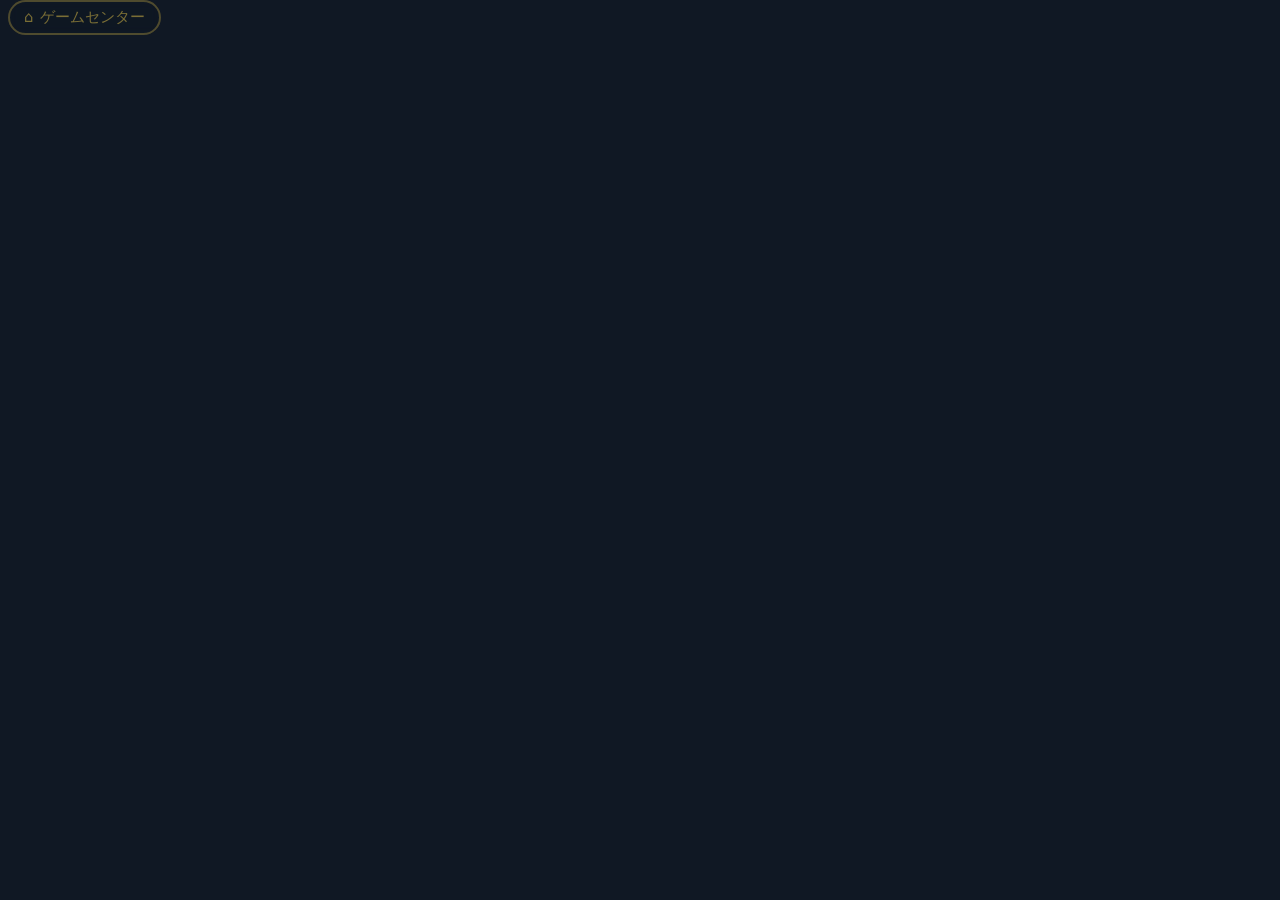
<file: games/team-battle/template.html>
<!doctype html><html lang="ja"><meta charset="utf-8"><meta name="viewport" content="width=device-width,initial-scale=1,viewport-fit=cover"><title>ひがしやま チームバトル！</title><style>*{box-sizing:border-box}body{margin:0;background:#101824;color:#f5e9ce;font-family:system-ui,sans-serif;overflow:hidden}canvas{position:absolute;left:50%;top:50%;transform:translate(-50%,-50%);image-rendering:pixelated;touch-action:manipulation}#home{position:fixed;top:env(safe-area-inset-top,8px);left:8px;z-index:99999;display:flex;align-items:center;gap:6px;padding:8px 14px;border-radius:999px;background:rgba(16,24,36,.72);color:#ffd94d;font-size:15px;line-height:1;text-decoration:none;border:2px solid rgba(255,217,77,.6);-webkit-backdrop-filter:blur(4px);backdrop-filter:blur(4px);opacity:.45;transition:opacity .15s}#home:hover,#home:active{opacity:1}@media(max-width:700px){#home{padding:7px 9px;font-size:13px;opacity:.85}#home .hb-tx{display:none}}#access{position:fixed;left:0;top:0;width:1px;height:1px;overflow:hidden}#access:focus-within{width:auto;height:auto;z-index:4;background:#102532;padding:8px}button{font-size:16px}#rotate{position:fixed;bottom:5px;left:0;right:0;text-align:center;color:#8d9fab;font-size:11px;pointer-events:none}@media(orientation:landscape){#rotate{display:none}}dialog{width:min(720px,92vw);border:2px solid #9ec5d3;border-radius:16px;background:#193745;color:#fff0d4;padding:22px}dialog::backdrop{background:#07121ce8}dialog textarea{width:100%;min-height:130px;background:#102631;color:white;border:1px solid #7daaba;border-radius:8px;padding:12px;user-select:text;font-size:14px}dialog button{padding:12px 20px;margin:6px;border:0;border-radius:8px;background:#376378;color:#fff}dialog p{line-height:1.6}canvas{touch-action:none}button:focus-visible{outline:3px solid #ffd88c}</style>
<canvas id="game" width="960" height="540" aria-label="ひがしやま チームバトル"></canvas><div id="access"></div><div id="rotate">よこむきにすると おおきく あそべるよ</div>
<!-- HOME_BUTTON --><a id="home" href="../../index.html"><span class="hb-ic">&#8962;</span><span class="hb-tx">ゲームセンター</span></a>
<dialog id="save-dialog"><h2 id="save-title"></h2><p id="save-note"></p><textarea id="save-code" aria-label="あいことば" spellcheck="false"></textarea><button id="copy-button">コピーする</button><button id="restore-button">つづきから あそぶ</button><button id="close-save">とじる</button></dialog>
<script>/* ENGINE */
__ENGINE__
</script><script>
'use strict';
const ART=__ART__;
const cv=document.getElementById('game'),ctx=cv.getContext('2d'),access=document.getElementById('access');
let g=null,screen='title',leader=0,selected=null,notice='',modal=null,replay=null,frame=0,timer=null,speed=1,sound=false,audio=null,buttons=[];
const LEADER=['さいしょの ひきなおしが むりょう','せんとうの なかま こうげき+2','まんなかの はつこうげきで となり+1','せんとうの なかま たいりょく+3','おみせの せいちょうで なかま+1/+1'];
function tone(f=440){if(!sound)return;try{audio||=new(window.AudioContext||window.webkitAudioContext)();audio.resume();const o=audio.createOscillator(),v=audio.createGain();o.type='square';o.frequency.value=f;v.gain.setValueAtTime(.025,audio.currentTime);v.gain.exponentialRampToValueAtTime(.001,audio.currentTime+.09);o.connect(v).connect(audio.destination);o.start();o.stop(audio.currentTime+.1);}catch{}}
function rect(x,y,w,h,c,r=10){ctx.fillStyle=c;ctx.beginPath();ctx.roundRect(x,y,w,h,r);ctx.fill();}
function text(t,x,y,size=16,color='#f7efd9',align='left'){ctx.fillStyle=color;ctx.font=`${size>=22?'bold ':''}${size}px system-ui,sans-serif`;ctx.textAlign=align;ctx.fillText(t,x,y);}
function button(label,x,y,w,h,fn,enabled=true,color='#285969'){rect(x,y,w,h,enabled?color:'#253440');text(label,x+w/2,y+h/2+6,16,enabled?'#fff5db':'#6a7c88','center');if(enabled)buttons.push({label,x,y,w,h,fn});}
function portrait(f,x,y,scale=3){const c=COLORS[f]||'#8ce0d0';ctx.fillStyle='#16202b';ctx.fillRect(x+2*scale,y,10*scale,4*scale);ctx.fillStyle='#f5c99f';ctx.fillRect(x+3*scale,y+3*scale,8*scale,7*scale);ctx.fillStyle=c;ctx.fillRect(x+scale,y+10*scale,12*scale,7*scale);ctx.fillStyle='#16202b';ctx.fillRect(x+4*scale,y+5*scale,scale,scale);ctx.fillRect(x+9*scale,y+5*scale,scale,scale);if(f===3){ctx.strokeStyle='#293745';ctx.lineWidth=scale*.65;ctx.strokeRect(x+3*scale,y+4*scale,3*scale,3*scale);ctx.strokeRect(x+8*scale,y+4*scale,3*scale,3*scale);}if(f===1){ctx.fillStyle=c;ctx.fillRect(x+scale,y+2*scale,12*scale,2*scale);}if(f===2){ctx.fillStyle=c;ctx.fillRect(x+11*scale,y,3*scale,4*scale);}if(f===4){ctx.fillStyle='#eef0d4';ctx.fillRect(x+5*scale,y+8*scale,4*scale,2*scale);}}
function act(fn){const ok=fn();if(ok===false)notice='コインや あきわくを たしかめてね';else {notice='';tone(600);}render();}
function showFight(){if(online){sendLan('ready');return;}undoState=null;selected=null;modal=null;fx=null;oldHearts=g.players[0].hp;paused=false;elapsed=0;g.fight();const r=g.results.find(r=>r.x===0||r.y===0);replay=r||g.results[0];frame=0;paused=false;screen='battle';tick();}
function tick(){elapsed=0;lastPaint=0;render();}
function next(){if(online){lanNext();return;}clearTimeout(timer);if(g.phase==='end'||g.players[0].hp<=0){screen='finish';render();return;}g.next();screen='prep';notice='';render();}
// Additional presentation helpers, embedded into the single HTML at build time.
let elapsed=0,lastPaint=0,paused=false,fx=null,fxAge=0,oldHearts=25,accessKey='';
const SKILL_LABEL={summon:'ロボを よぶ',double:'2かい うつ',cheer:'おうえん',guard:'まもる',grow:'そだつ',buff:'みんな +1',none:'バランス'};
const SKILL_COLOR={summon:'#81d8f3',double:'#c9adff',cheer:'#ffb2da',guard:'#8be2bc',grow:'#a5d98e',buff:'#f6d584',none:'#bdcbd1'};
const motionReduced=typeof matchMedia==='function'&&matchMedia('(prefers-reduced-motion: reduce)').matches;
let gentle=motionReduced;
function battlePosition(f,side,uid){const i=f.sides[side].findIndex(u=>u.uid===uid);return i<0?null:{x:140+i*139,y:side===0?308:116,w:129,h:116};}
function bubble(label,x,y,color='#ffe0a0'){const w=Math.min(230,Math.max(104,label.length*15+24));x=Math.max(w/2+12,Math.min(948-w/2,x));rect(x-w/2,y-24,w,32,'#f7e6bc');text(label,x,y-2,16,'#263b48','center');ctx.fillStyle='#f7e6bc';ctx.beginPath();ctx.moveTo(x-5,y+8);ctx.lineTo(x+5,y+8);ctx.lineTo(x,y+14);ctx.fill();}
function drawBattle(){
 const r=replay,f=r.frames[frame],p=Math.min(1,elapsed/(f.duration||700)),a=g.players[r.x],b=r.y>=0?g.players[r.y]:g.players[-r.y-2];
 text((b?.name||'おばけ')+(r.y<0?'の おばけ':''),24,106,18,'#ffafbc');
 text('あなたの チーム',24,299,18,'#9ce0f1');
 const positions=new Map();for(let side=0;side<2;side++)for(const u of f.sides[side])positions.set(u.uid,battlePosition(f,side,u.uid));
 // Attack path is visible before contact; the moving card is painted last.
 if(f.type==='attack'){
  const from=positions.get(f.actor.uid),to=positions.get(f.target.uid);
  if(from&&to){ctx.strokeStyle='#ffd578';ctx.lineWidth=4;ctx.setLineDash([8,7]);ctx.beginPath();ctx.moveTo(from.x+64,from.y+58);ctx.lineTo(to.x+64,to.y+58);ctx.stroke();ctx.setLineDash([]);ctx.strokeStyle='#ffbd87';ctx.lineWidth=3;ctx.strokeRect(to.x-3,to.y-3,135,122);}
 }
 const units=f.sides.flatMap((list,side)=>list.map(u=>({u,side}))).sort((a,b)=>(a.u.uid===f.actor?.uid)-(b.u.uid===f.actor?.uid));
 for(const {u,side} of units){const pos=positions.get(u.uid);let dx=0,dy=0,alpha=1;
  const focused=f.focus?.some(v=>v.uid===u.uid);
  if(f.type==='attack'&&f.actor.uid===u.uid&&!gentle){const to=positions.get(f.target.uid),travel=Math.sin(Math.PI*p)*.66;if(to){dx=(to.x-pos.x)*travel;dy=(to.y-pos.y)*travel;}}
  if(f.type==='damage'&&!gentle)dx=Math.sin(p*Math.PI*10)*(1-p)*7;
  if(f.type==='death'&&focused){alpha=1-p*.82;if(!gentle)dy=p*20;}
  if(f.type==='summon'&&focused&&!gentle)dy=-Math.sin(p*Math.PI)*28;
  if(f.type==='end'&&f.winner===side&&!gentle)dy=-Math.abs(Math.sin(p*Math.PI*3))*9;
  ctx.save();ctx.globalAlpha=alpha;card(u,pos.x+dx,pos.y+dy,pos.w,pos.h,()=>showDetail(u));ctx.restore();
  if(focused&&f.type!=='death'){ctx.strokeStyle=f.type==='buff'?'#97e7b3':'#ffe0a0';ctx.lineWidth=3;ctx.strokeRect(pos.x-3,pos.y-3,pos.w+6,pos.h+6);}
 }
 // Numbers are anchored to their exact recipient, including counter-damage.
 for(const n of f.numbers||[]){const pos=positions.get(n.uid);if(!pos)continue;const rise=gentle?0:Math.sin(p*Math.PI/2)*20;const label=n.stat==='both'?'+'+n.value+'/+'+n.value:(n.value>0?'+':'')+n.value;rect(pos.x+31,pos.y+40-rise,68,35,n.value<0?'#933c4e':'#28694d');text(label,pos.x+65,pos.y+67-rise,28,'#fff8dd','center');}
 const focus=f.focus?.[0]||f.actor;
 if(f.label&&focus){const pos=positions.get(focus.uid);if(pos)bubble(f.label,pos.x+64,pos.y-8);}
 // Fixed story strip: short phase title + explanation, never over the cards.
 const step={start:'じゅんび',ready:'じゅんび',attack:'こうげき',damage:'ダメージ',death:'おやすみ',summon:'とくいわざ',buff:'とくいわざ',ability:'とくいわざ',settle:'つぎの ばん',end:'けっか'}[f.type]||'バトル';
 rect(22,435,916,45,'#263e4b');text(step,38,464,17,'#ffdc91');text(f.text,556,464,Math.min(18,710/Math.max(1,f.text.length)),'#f5edd9','center');
 button(paused?'つづける ▶':'とめる Ⅱ',24,490,145,36,()=>{paused=!paused;render();});
 button(speed===1?'はやさ ×1':'はやさ ×2',179,490,130,36,()=>{speed=speed===1?2:1;render();});
 button(gentle?'うごき ひかえめ':'うごき あり',319,490,155,36,()=>{gentle=!gentle;render();});
 if(paused)button('つぎの うごき →',489,490,231,36,()=>{frame=Math.min(frame+1,replay.frames.length-1);elapsed=replay.frames[frame].duration*.5;render();});
 else {rect(501,505,199,5,'#345360');rect(501,505,199*(frame+p)/r.frames.length,5,'#e5bc79');}
 button('けっかへ →',746,490,190,36,()=>{screen='result';paused=false;render();});
 if(paused){rect(359,240,242,38,'#132a38');text('とまっているよ',480,266,21,'#ffe1a0','center');}
}
function purchase(i){if(online){sendLan('buy',[i]);return;}
 undoState=null;const p=g.players[0],id=p.shop[i];if(id==null)return;const before=p.gold,rewards=p.rewards.length,oldIds=new Set([...p.board,...p.bench].map(u=>u.uid));
 if(!g.buy(p,i)){notice='コインや あきわくを たしかめてね';render();return;}
 selected=null;modal=null;tone(600);
 const u=[...p.board,...p.bench].find(u=>!oldIds.has(u.uid));
 const inBoard=p.board.some(v=>v.uid===u.uid),idx=p[inBoard?'board':'bench'].findIndex(v=>v.uid===u.uid);
 fx={type:p.rewards.length>rewards?'merge':'buy',u:structuredClone(u),from:{x:24+i*164,y:109},to:{x:24+idx*(inBoard?134:117),y:inBoard?392:266},before,after:p.gold};fxAge=0;
 notice=fx.type==='merge'?'3まい そろった！ ★スターに なったよ！':'なかまが ふえたよ！ コインを 3まい つかったよ。';render();
}
function drawPurchase(){
 if(!fx||screen!=='prep')return;
 const length=fx.type==='merge'?1500:950,p=Math.min(1,fxAge/length),t=1-Math.pow(1-p,3);
 if(p>=1){fx=null;return;}
 // Briefly block purchases while the card travels, avoiding overlapping actions.
 buttons=[];
 if(fx.type==='merge'){
  rect(0,0,960,540,'#10202ae0',0);
  text('3まい そろった！',480,125,31,'#ffe3a1','center');
  if(p<.52&&!gentle){for(let i=0;i<3;i++){const x=240+i*175+(413-(240+i*175))*Math.min(1,p/.52);card({...fx.u,star:false},x,200,134,135);}}
  else {card(fx.u,413,191,134,145);for(let i=0;i<8;i++){const angle=i*Math.PI/4;const radius=100+Math.sin(p*Math.PI)*25;text('★',480+Math.cos(angle)*radius,267+Math.sin(angle)*radius,22,'#ffdf8c','center');}text('★スターに なったよ！',480,392,26,'#ffe3a1','center');}
 }else {
  const x=gentle?fx.to.x:fx.from.x+(fx.to.x-fx.from.x)*t,y=gentle?fx.to.y:fx.from.y+(fx.to.y-fx.from.y)*t-Math.sin(p*Math.PI)*32;
  ctx.save();ctx.shadowColor='#ffe3a1';ctx.shadowBlur=15;card(fx.u,x,y,123,100);ctx.restore();
  rect(704,90,224,66,'#55462b');text('コイン '+fx.before+' → '+fx.after,816,118,22,'#ffe3a1','center');text('−3 つかったよ',816,143,16,'#ffe3a1','center');
 }
 if(p>=1)fx=null;
}
function animate(now){
 const dt=lastPaint?Math.min(80,now-lastPaint):0;lastPaint=now;
 music(now);if(screen==='battle'&&!paused&&!modal&&!document.hidden){
  elapsed+=dt*speed;
  const duration=replay.frames[frame].duration||700;
  if(elapsed>=duration){elapsed=0;if(frame<replay.frames.length-1){frame++;const kind=replay.frames[frame].type;if(kind==='damage')tone(220);if(kind==='summon'||kind==='buff')tone(680);}else {screen='result';}}
  render();
 }else if(fx&&screen==='prep'&&!document.hidden){fxAge+=dt;render();}
 if(typeof requestAnimationFrame==='function')requestAnimationFrame(animate);
}

__UI__
cv.addEventListener('pointerdown',releasePointerDown);
cv.addEventListener('pointerup',releasePointerUp);
cv.addEventListener('pointercancel',cancelPointer);
cv.addEventListener('lostpointercapture',cancelPointer);
cv.addEventListener('pointermove',e=>{if(!press)return;const r=cv.getBoundingClientRect();if(Math.abs((e.clientX-r.left)*960/r.width-press.x)>16||Math.abs((e.clientY-r.top)*540/r.height-press.y)>16)cancelPointer();});
cv.addEventListener('contextmenu',contextInspect);
document.getElementById('restore-button').onclick=restoreFromDialog;
document.getElementById('copy-button').onclick=async()=>{const field=document.getElementById('save-code');field.select();try{await navigator.clipboard.writeText(field.value);document.getElementById('save-note').textContent='コピーしたよ！ メモなどに のこしてね。';}catch{document.getElementById('save-note').textContent='えらんだ あいことばを コピーしてね。';}};
document.getElementById('close-save').onclick=()=>document.getElementById('save-dialog').close();
addEventListener('keydown',e=>{if(e.key==='Escape'&&modal){closeModal();}});
function fit(){let s=Math.min(innerWidth/960,(innerHeight-24)/540);cv.style.width=960*s+'px';cv.style.height=540*s+'px';}
addEventListener('resize',fit);fit();loadArt();render();if(typeof requestAnimationFrame==='function')requestAnimationFrame(animate);
</script></html>
</file>
